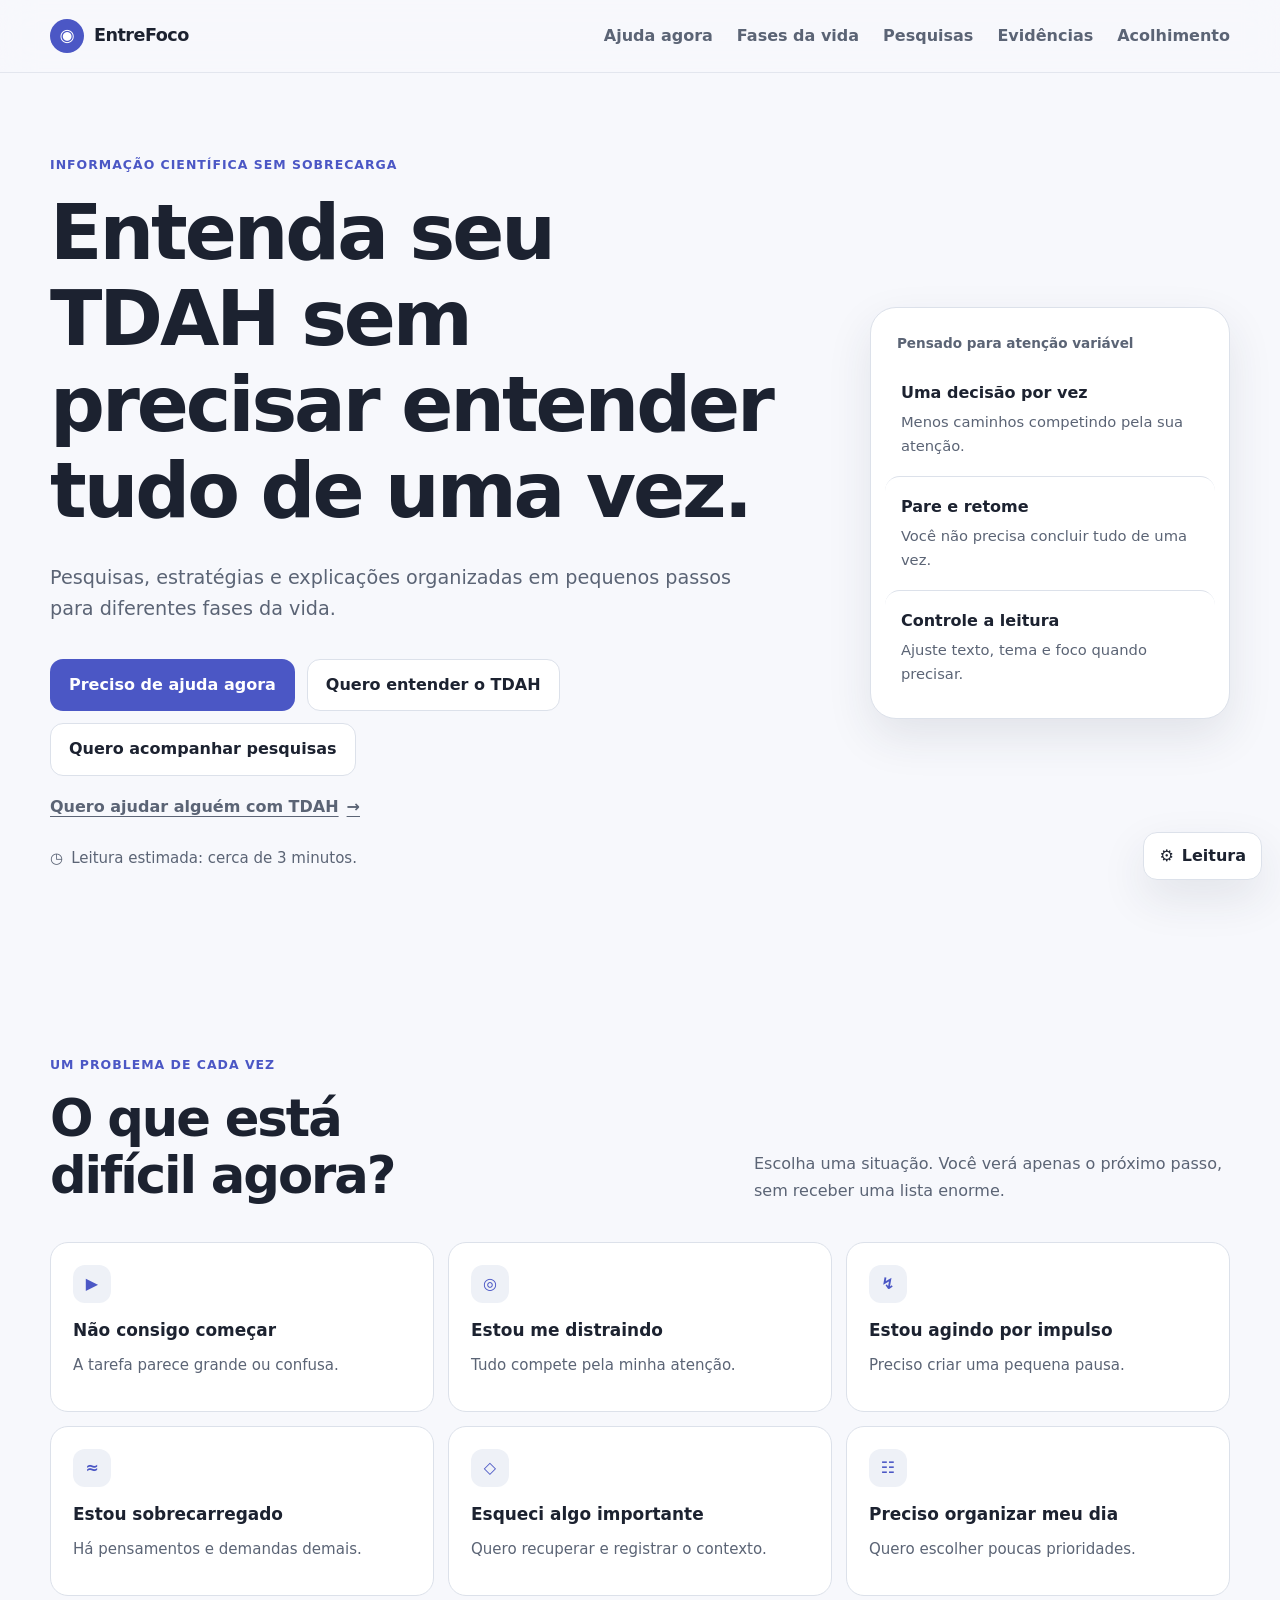
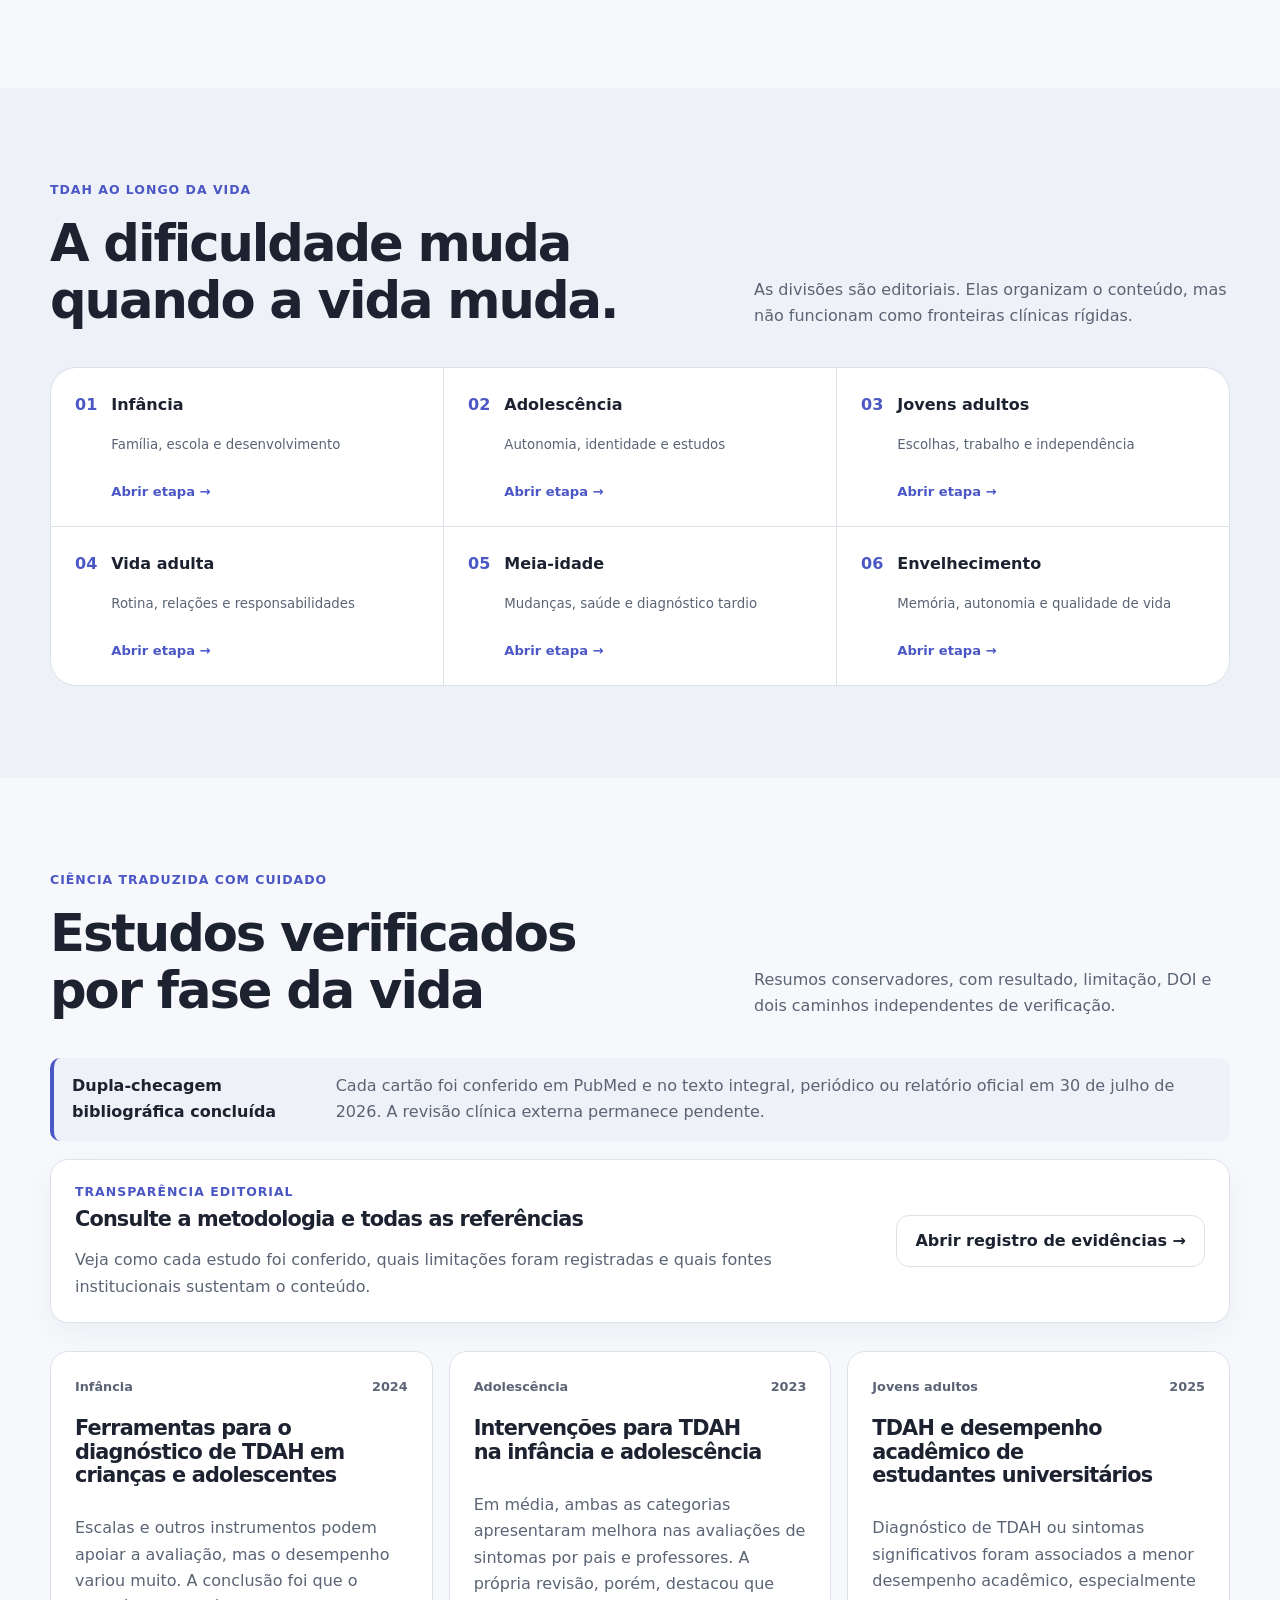
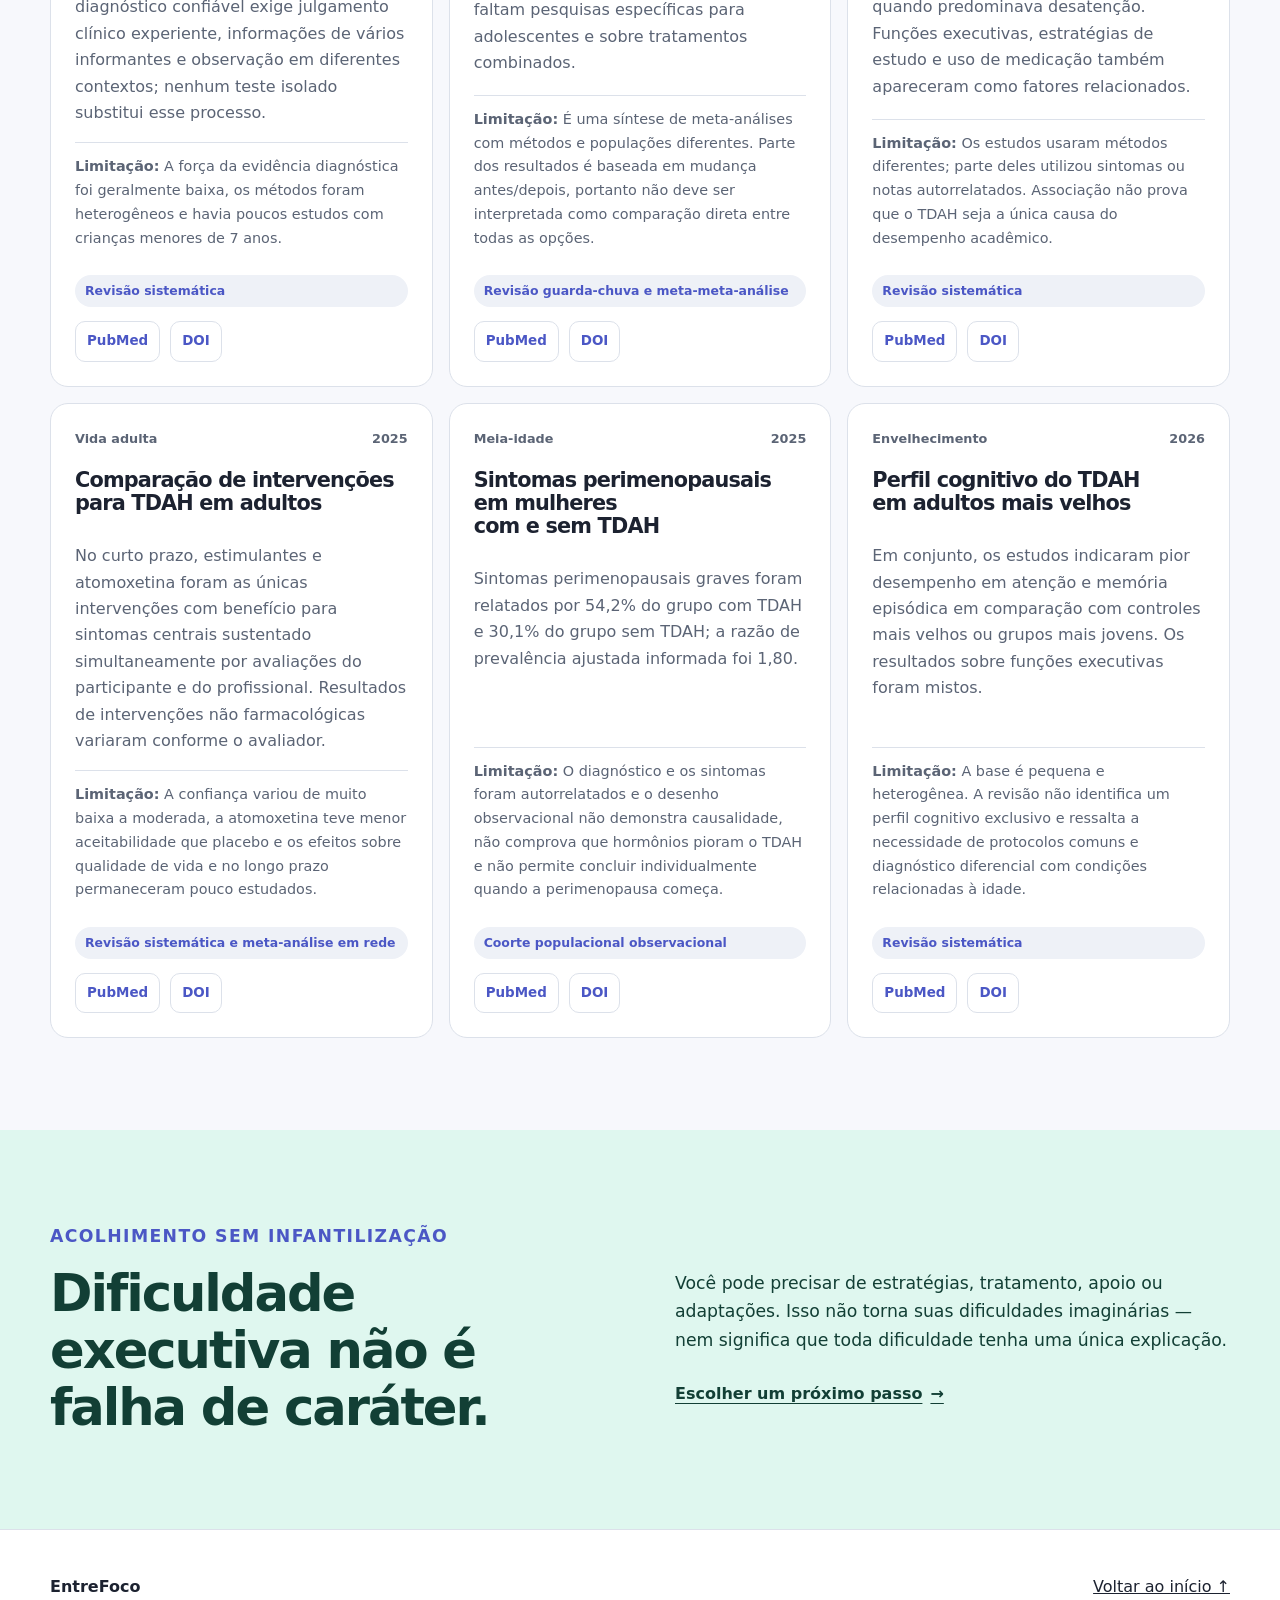
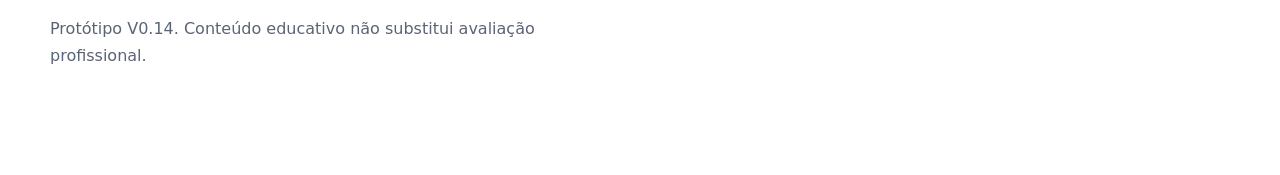
<file: index.html>
<!DOCTYPE html>

<html data-version="0.14" lang="pt-BR">
<head>
<meta charset="utf-8"/>
<meta content="width=device-width, initial-scale=1.0" name="viewport"/>
<meta content="Protótipo de um portal acessível e acolhedor sobre TDAH ao longo da vida." name="description"/>
<meta content="#f7f8fc" name="theme-color"/>
<title>EntreFoco — Entenda seu TDAH em pequenos passos</title>
<link href="styles.css?v=0.14" rel="stylesheet"/>
</head>
<body>
<div aria-label="Início da página" id="topo" tabindex="-1"></div>
<a class="skip-link" href="#conteudo">Pular para o conteúdo</a>
<header class="site-header" data-focus-dim="">
<div class="container header-inner">
<a aria-label="EntreFoco — página inicial" class="brand" href="#topo">
<span aria-hidden="true" class="brand-mark">◉</span>
<span>EntreFoco</span>
</a>
<nav aria-label="Navegação principal" class="main-nav"><a href="index.html#agora">Ajuda agora</a>
<a href="index.html#fases">Fases da vida</a>
<a href="index.html#pesquisas">Pesquisas</a>
<a href="evidencias.html">Evidências</a>
<a href="index.html#acolhimento">Acolhimento</a></nav>
<button aria-controls="mobileMenu" aria-expanded="false" aria-label="Abrir menu" class="icon-button" id="menuButton" type="button">
<span aria-hidden="true">☰</span>
</button>
</div>
<nav aria-label="Navegação móvel" class="mobile-menu" hidden="" id="mobileMenu"><a href="index.html#agora">Ajuda agora</a>
<a href="index.html#fases">Fases da vida</a>
<a href="index.html#pesquisas">Pesquisas</a>
<a href="evidencias.html">Evidências</a>
<a href="index.html#acolhimento">Acolhimento</a></nav>
</header>
<div class="focus-status" hidden="" id="focusStatus" role="status">
<span id="focusStatusText">Modo foco ativo: somente a estratégia atual está disponível.</span>
<button id="exitFocus" type="button">Sair do foco</button>
</div>
<div class="reading-tools">
<button aria-controls="readingToolsPanel" aria-expanded="false" class="reading-tools-toggle" id="readingToolsToggle" type="button">
<span aria-hidden="true">⚙</span>
<span>Leitura</span>
</button>
<aside aria-label="Ferramentas de leitura" class="reading-tools-panel" hidden="" id="readingToolsPanel">
<div class="tools-heading">
<strong>Ferramentas de leitura</strong>
<button aria-label="Fechar ferramentas de leitura" class="panel-close" id="closeReadingTools" type="button">×</button>
</div>
<button aria-pressed="false" disabled="" id="focusToggle" type="button">Modo foco</button>
<p class="tool-hint" id="focusHint">Abra uma estratégia para usar o Modo foco.</p>

<div class="speech-tools" id="speechTools">
  <strong class="speech-tools-title">Leitura em voz alta</strong>
  <div class="speech-actions" role="group" aria-label="Controles de leitura em voz alta">
    <button type="button" id="speechStart">Ouvir esta página</button>
    <button type="button" id="speechPause" aria-pressed="false" disabled>Pausar</button>
    <button type="button" id="speechStop" disabled>Parar</button>
  </div>
  <div class="speech-rate-row">
    <label for="speechRate">Velocidade</label>
    <select id="speechRate" aria-describedby="speechVoiceStatus">
      <option value="0.75">0,75×</option>
      <option value="1" selected>1×</option>
      <option value="1.25">1,25×</option>
      <option value="1.5">1,5×</option>
    </select>
  </div>
  <p class="tool-hint" id="speechVoiceStatus">A voz em português será selecionada automaticamente.</p>
  <p class="speech-status" id="speechStatus" role="status" aria-live="polite">Leitura parada.</p>
  <p class="tool-hint">Este apoio não substitui NVDA, VoiceOver, TalkBack ou outro leitor de tela.</p>
</div>
<div aria-label="Tamanho do texto" class="tool-group" role="group">
<button aria-label="Diminuir tamanho do texto" id="fontDecrease" type="button">A−</button>
<output aria-live="polite" id="fontScaleStatus">100%</output>
<button aria-label="Aumentar tamanho do texto" id="fontIncrease" type="button">A+</button>
</div>
<button aria-pressed="false" id="themeToggle" type="button">Tema escuro</button>
<button id="resetReading" type="button">Restaurar padrão</button>
</aside>
</div>
<main id="conteudo">
<section aria-labelledby="heroTitle" class="hero section-shell" data-focus-dim="">
<div class="container hero-grid">
<div class="hero-copy">
<p class="eyebrow">Informação científica sem sobrecarga</p>
<h1 id="heroTitle">Entenda seu TDAH sem precisar entender tudo de uma vez.</h1>
<p class="hero-summary">
            Pesquisas, estratégias e explicações organizadas em pequenos passos para diferentes fases da vida.
          </p>
<div aria-label="Ações principais" class="hero-actions">
<a class="button button-primary" href="#agora">Preciso de ajuda agora</a>
<a class="button button-secondary" href="#fases">Quero entender o TDAH</a>
<a class="button button-secondary" href="#pesquisas">Quero acompanhar pesquisas</a>
</div>
<a class="secondary-path" href="#acolhimento">Quero ajudar alguém com TDAH <span aria-hidden="true">→</span></a>
<div aria-label="Informação de leitura" class="reading-estimate">
<span aria-hidden="true">◷</span>
<span>Leitura estimada: cerca de 3 minutos.</span>
</div>
</div>
<aside aria-label="Como o portal facilita a leitura" class="hero-panel">
<p class="panel-label">Pensado para atenção variável</p>
<div class="panel-item"><strong>Uma decisão por vez</strong><span>Menos caminhos competindo pela sua atenção.</span></div>
<div class="panel-item"><strong>Pare e retome</strong><span>Você não precisa concluir tudo de uma vez.</span></div>
<div class="panel-item"><strong>Controle a leitura</strong><span>Ajuste texto, tema e foco quando precisar.</span></div>
</aside>
</div>
</section>
<section aria-labelledby="agoraTitle" class="section-shell" id="agora">
<div class="container">
<div class="section-heading" data-focus-dim="">
<div>
<p class="eyebrow">Um problema de cada vez</p>
<h2 id="agoraTitle">O que está difícil agora?</h2>
</div>
<p>Escolha uma situação. Você verá apenas o próximo passo, sem receber uma lista enorme.</p>
</div>
<ul aria-label="Dificuldades atuais" class="challenge-grid" data-focus-dim="">
<li>
<button aria-controls="actionPanel" aria-expanded="false" class="challenge-card" data-challenge="start" type="button">
<span aria-hidden="true" class="card-icon">▶</span>
<strong>Não consigo começar</strong>
<span>A tarefa parece grande ou confusa.</span>
</button>
</li>
<li>
<button aria-controls="actionPanel" aria-expanded="false" class="challenge-card" data-challenge="distraction" type="button">
<span aria-hidden="true" class="card-icon">◎</span>
<strong>Estou me distraindo</strong>
<span>Tudo compete pela minha atenção.</span>
</button>
</li>
<li>
<button aria-controls="actionPanel" aria-expanded="false" class="challenge-card" data-challenge="impulse" type="button">
<span aria-hidden="true" class="card-icon">↯</span>
<strong>Estou agindo por impulso</strong>
<span>Preciso criar uma pequena pausa.</span>
</button>
</li>
<li>
<button aria-controls="actionPanel" aria-expanded="false" class="challenge-card" data-challenge="overload" type="button">
<span aria-hidden="true" class="card-icon">≈</span>
<strong>Estou sobrecarregado</strong>
<span>Há pensamentos e demandas demais.</span>
</button>
</li>
<li>
<button aria-controls="actionPanel" aria-expanded="false" class="challenge-card" data-challenge="forgot" type="button">
<span aria-hidden="true" class="card-icon">◇</span>
<strong>Esqueci algo importante</strong>
<span>Quero recuperar e registrar o contexto.</span>
</button>
</li>
<li>
<button aria-controls="actionPanel" aria-expanded="false" class="challenge-card" data-challenge="plan" type="button">
<span aria-hidden="true" class="card-icon">☷</span>
<strong>Preciso organizar meu dia</strong>
<span>Quero escolher poucas prioridades.</span>
</button>
</li>
</ul>
<article aria-labelledby="actionTitle" class="action-panel" hidden="" id="actionPanel" tabindex="-1">
<button aria-label="Fechar estratégia" class="close-button" id="closeAction" type="button">×</button>
<p class="eyebrow">Próximo passo pequeno</p>
<h3 id="actionTitle"></h3>
<p id="actionText"></p>
<div aria-label="Informações da estratégia" class="strategy-meta">
<span id="actionDifficulty"></span>
<span id="actionTime"></span>
<span id="actionEffort"></span>
</div>
<details class="simplified-step">
<summary>Preciso de um passo ainda menor</summary>
<p id="actionSimplified"></p>
</details>
<p class="review-status" id="actionEvidence"></p>
<div class="micro-plan">
<button class="button button-primary" id="completeAction" type="button">Marcar como feito</button>
</div>
<p aria-live="polite" class="completion-message" hidden="" id="completionMessage" role="status">Feito. Não precisa aproveitar o impulso para resolver tudo agora.</p>
</article>
</div>
</section>
<section aria-labelledby="fasesTitle" class="section-shell section-muted" data-focus-dim="" id="fases">
<div class="container">
<div class="section-heading">
<div>
<p class="eyebrow">TDAH ao longo da vida</p>
<h2 id="fasesTitle">A dificuldade muda quando a vida muda.</h2>
</div>
<p>As divisões são editoriais. Elas organizam o conteúdo, mas não funcionam como fronteiras clínicas rígidas.</p>
</div>
<ul aria-label="Conteúdos por fase da vida" class="life-stage-list">
<li>
<a aria-label="Abrir conteúdo sobre TDAH na infância" class="life-stage-card" href="fases/infancia.html">
<span>01</span><strong>Infância</strong><small>Família, escola e desenvolvimento</small><em>Abrir etapa →</em>
</a>
</li>
<li>
<a aria-label="Abrir conteúdo sobre TDAH na adolescência" class="life-stage-card" href="fases/adolescencia.html">
<span>02</span><strong>Adolescência</strong><small>Autonomia, identidade e estudos</small><em>Abrir etapa →</em>
</a>
</li>
<li>
<a aria-label="Abrir conteúdo sobre TDAH em jovens adultos" class="life-stage-card" href="fases/jovens-adultos.html">
<span>03</span><strong>Jovens adultos</strong><small>Escolhas, trabalho e independência</small><em>Abrir etapa →</em>
</a>
</li>
<li>
<a aria-label="Abrir conteúdo sobre TDAH na vida adulta" class="life-stage-card" href="fases/vida-adulta.html">
<span>04</span><strong>Vida adulta</strong><small>Rotina, relações e responsabilidades</small><em>Abrir etapa →</em>
</a>
</li>
<li>
<a aria-label="Abrir conteúdo sobre TDAH na meia-idade" class="life-stage-card" href="fases/meia-idade.html">
<span>05</span><strong>Meia-idade</strong><small>Mudanças, saúde e diagnóstico tardio</small><em>Abrir etapa →</em>
</a>
</li>
<li>
<a aria-label="Abrir conteúdo sobre TDAH no envelhecimento" class="life-stage-card" href="fases/envelhecimento.html">
<span>06</span><strong>Envelhecimento</strong><small>Memória, autonomia e qualidade de vida</small><em>Abrir etapa →</em>
</a>
</li>
</ul>
</div>
</section>
<section aria-labelledby="pesquisasTitle" class="section-shell" data-focus-dim="" id="pesquisas">
<div class="container">
<div class="section-heading">
<div>
<p class="eyebrow">Ciência traduzida com cuidado</p>
<h2 id="pesquisasTitle">Estudos verificados por fase da vida</h2>
</div>
<p>Resumos conservadores, com resultado, limitação, DOI e dois caminhos independentes de verificação.</p>
</div>
<div class="notice" role="note">
<strong>Dupla-checagem bibliográfica concluída</strong>
<span>Cada cartão foi conferido em PubMed e no texto integral, periódico ou relatório oficial em 30 de julho de 2026. A revisão clínica externa permanece pendente.</span>
</div>
<aside aria-labelledby="registryCardTitle" class="evidence-registry-card">
<div>
<p class="eyebrow">Transparência editorial</p>
<h3 id="registryCardTitle">Consulte a metodologia e todas as referências</h3>
<p>Veja como cada estudo foi conferido, quais limitações foram registradas e quais fontes institucionais sustentam o conteúdo.</p>
</div>
<a class="button button-secondary" href="evidencias.html">Abrir registro de evidências →</a>
</aside>
<div class="research-grid"><article class="research-card verified-research-card">
<div class="research-meta"><span>Infância</span><span>2024</span></div>
<h3>Ferramentas para o diagnóstico de TDAH em crianças e adolescentes</h3>
<p>Escalas e outros instrumentos podem apoiar a avaliação, mas o desempenho variou muito. A conclusão foi que o diagnóstico confiável exige julgamento clínico experiente, informações de vários informantes e observação em diferentes contextos; nenhum teste isolado substitui esse processo.</p>
<p class="research-limitation"><strong>Limitação:</strong> A força da evidência diagnóstica foi geralmente baixa, os métodos foram heterogêneos e havia poucos estudos com crianças menores de 7 anos.</p>
<div class="evidence-tag">Revisão sistemática</div>
<div class="study-links compact-links"><a href="https://pubmed.ncbi.nlm.nih.gov/38523599/" rel="noopener noreferrer" target="_blank">PubMed</a><a href="https://doi.org/10.1542/peds.2024-065854" rel="noopener noreferrer" target="_blank">DOI</a></div>
</article><article class="research-card verified-research-card">
<div class="research-meta"><span>Adolescência</span><span>2023</span></div>
<h3>Intervenções para TDAH na infância e adolescência</h3>
<p>Em média, ambas as categorias apresentaram melhora nas avaliações de sintomas por pais e professores. A própria revisão, porém, destacou que faltam pesquisas específicas para adolescentes e sobre tratamentos combinados.</p>
<p class="research-limitation"><strong>Limitação:</strong> É uma síntese de meta-análises com métodos e populações diferentes. Parte dos resultados é baseada em mudança antes/depois, portanto não deve ser interpretada como comparação direta entre todas as opções.</p>
<div class="evidence-tag">Revisão guarda-chuva e meta-meta-análise</div>
<div class="study-links compact-links"><a href="https://pubmed.ncbi.nlm.nih.gov/37030086/" rel="noopener noreferrer" target="_blank">PubMed</a><a href="https://doi.org/10.1016/j.cpr.2023.102271" rel="noopener noreferrer" target="_blank">DOI</a></div>
</article><article class="research-card verified-research-card">
<div class="research-meta"><span>Jovens adultos</span><span>2025</span></div>
<h3>TDAH e desempenho acadêmico de estudantes universitários</h3>
<p>Diagnóstico de TDAH ou sintomas significativos foram associados a menor desempenho acadêmico, especialmente quando predominava desatenção. Funções executivas, estratégias de estudo e uso de medicação também apareceram como fatores relacionados.</p>
<p class="research-limitation"><strong>Limitação:</strong> Os estudos usaram métodos diferentes; parte deles utilizou sintomas ou notas autorrelatados. Associação não prova que o TDAH seja a única causa do desempenho acadêmico.</p>
<div class="evidence-tag">Revisão sistemática</div>
<div class="study-links compact-links"><a href="https://pubmed.ncbi.nlm.nih.gov/39668738/" rel="noopener noreferrer" target="_blank">PubMed</a><a href="https://doi.org/10.1177/10870547241306554" rel="noopener noreferrer" target="_blank">DOI</a></div>
</article><article class="research-card verified-research-card">
<div class="research-meta"><span>Vida adulta</span><span>2025</span></div>
<h3>Comparação de intervenções para TDAH em adultos</h3>
<p>No curto prazo, estimulantes e atomoxetina foram as únicas intervenções com benefício para sintomas centrais sustentado simultaneamente por avaliações do participante e do profissional. Resultados de intervenções não farmacológicas variaram conforme o avaliador.</p>
<p class="research-limitation"><strong>Limitação:</strong> A confiança variou de muito baixa a moderada, a atomoxetina teve menor aceitabilidade que placebo e os efeitos sobre qualidade de vida e no longo prazo permaneceram pouco estudados.</p>
<div class="evidence-tag">Revisão sistemática e meta-análise em rede</div>
<div class="study-links compact-links"><a href="https://pubmed.ncbi.nlm.nih.gov/39701638/" rel="noopener noreferrer" target="_blank">PubMed</a><a href="https://doi.org/10.1016/S2215-0366(24)00360-2" rel="noopener noreferrer" target="_blank">DOI</a></div>
</article><article class="research-card verified-research-card">
<div class="research-meta"><span>Meia-idade</span><span>2025</span></div>
<h3>Sintomas perimenopausais em mulheres com e sem TDAH</h3>
<p>Sintomas perimenopausais graves foram relatados por 54,2% do grupo com TDAH e 30,1% do grupo sem TDAH; a razão de prevalência ajustada informada foi 1,80.</p>
<p class="research-limitation"><strong>Limitação:</strong> O diagnóstico e os sintomas foram autorrelatados e o desenho observacional não demonstra causalidade, não comprova que hormônios pioram o TDAH e não permite concluir individualmente quando a perimenopausa começa.</p>
<div class="evidence-tag">Coorte populacional observacional</div>
<div class="study-links compact-links"><a href="https://pubmed.ncbi.nlm.nih.gov/40903825/" rel="noopener noreferrer" target="_blank">PubMed</a><a href="https://doi.org/10.1192/j.eurpsy.2025.10101" rel="noopener noreferrer" target="_blank">DOI</a></div>
</article><article class="research-card verified-research-card">
<div class="research-meta"><span>Envelhecimento</span><span>2026</span></div>
<h3>Perfil cognitivo do TDAH em adultos mais velhos</h3>
<p>Em conjunto, os estudos indicaram pior desempenho em atenção e memória episódica em comparação com controles mais velhos ou grupos mais jovens. Os resultados sobre funções executivas foram mistos.</p>
<p class="research-limitation"><strong>Limitação:</strong> A base é pequena e heterogênea. A revisão não identifica um perfil cognitivo exclusivo e ressalta a necessidade de protocolos comuns e diagnóstico diferencial com condições relacionadas à idade.</p>
<div class="evidence-tag">Revisão sistemática</div>
<div class="study-links compact-links"><a href="https://pubmed.ncbi.nlm.nih.gov/41146423/" rel="noopener noreferrer" target="_blank">PubMed</a><a href="https://doi.org/10.1177/10870547251385758" rel="noopener noreferrer" target="_blank">DOI</a></div>
</article></div>
</div>
</section>
<section aria-labelledby="acolhimentoTitle" class="section-shell section-accent" data-focus-dim="" id="acolhimento">
<div class="container support-grid">
<div>
<p class="eyebrow">Acolhimento sem infantilização</p>
<h2 id="acolhimentoTitle">Dificuldade executiva não é falha de caráter.</h2>
</div>
<div>
<p>Você pode precisar de estratégias, tratamento, apoio ou adaptações. Isso não torna suas dificuldades imaginárias — nem significa que toda dificuldade tenha uma única explicação.</p>
<a class="text-link" href="#agora">Escolher um próximo passo <span aria-hidden="true">→</span></a>
</div>
</div>
</section>
</main>
<footer class="site-footer" data-focus-dim="">
<div class="container footer-grid">
<div>
<strong>EntreFoco</strong>
<p>Protótipo V0.14. Conteúdo educativo não substitui avaliação profissional.</p>
</div>
<a href="#topo">Voltar ao início ↑</a>
</div>
</footer>
<div aria-hidden="true" class="progress-bar"><span id="readingProgress"></span></div>
<script src="app.js?v=0.14"></script>
</body>
</html>
</file>
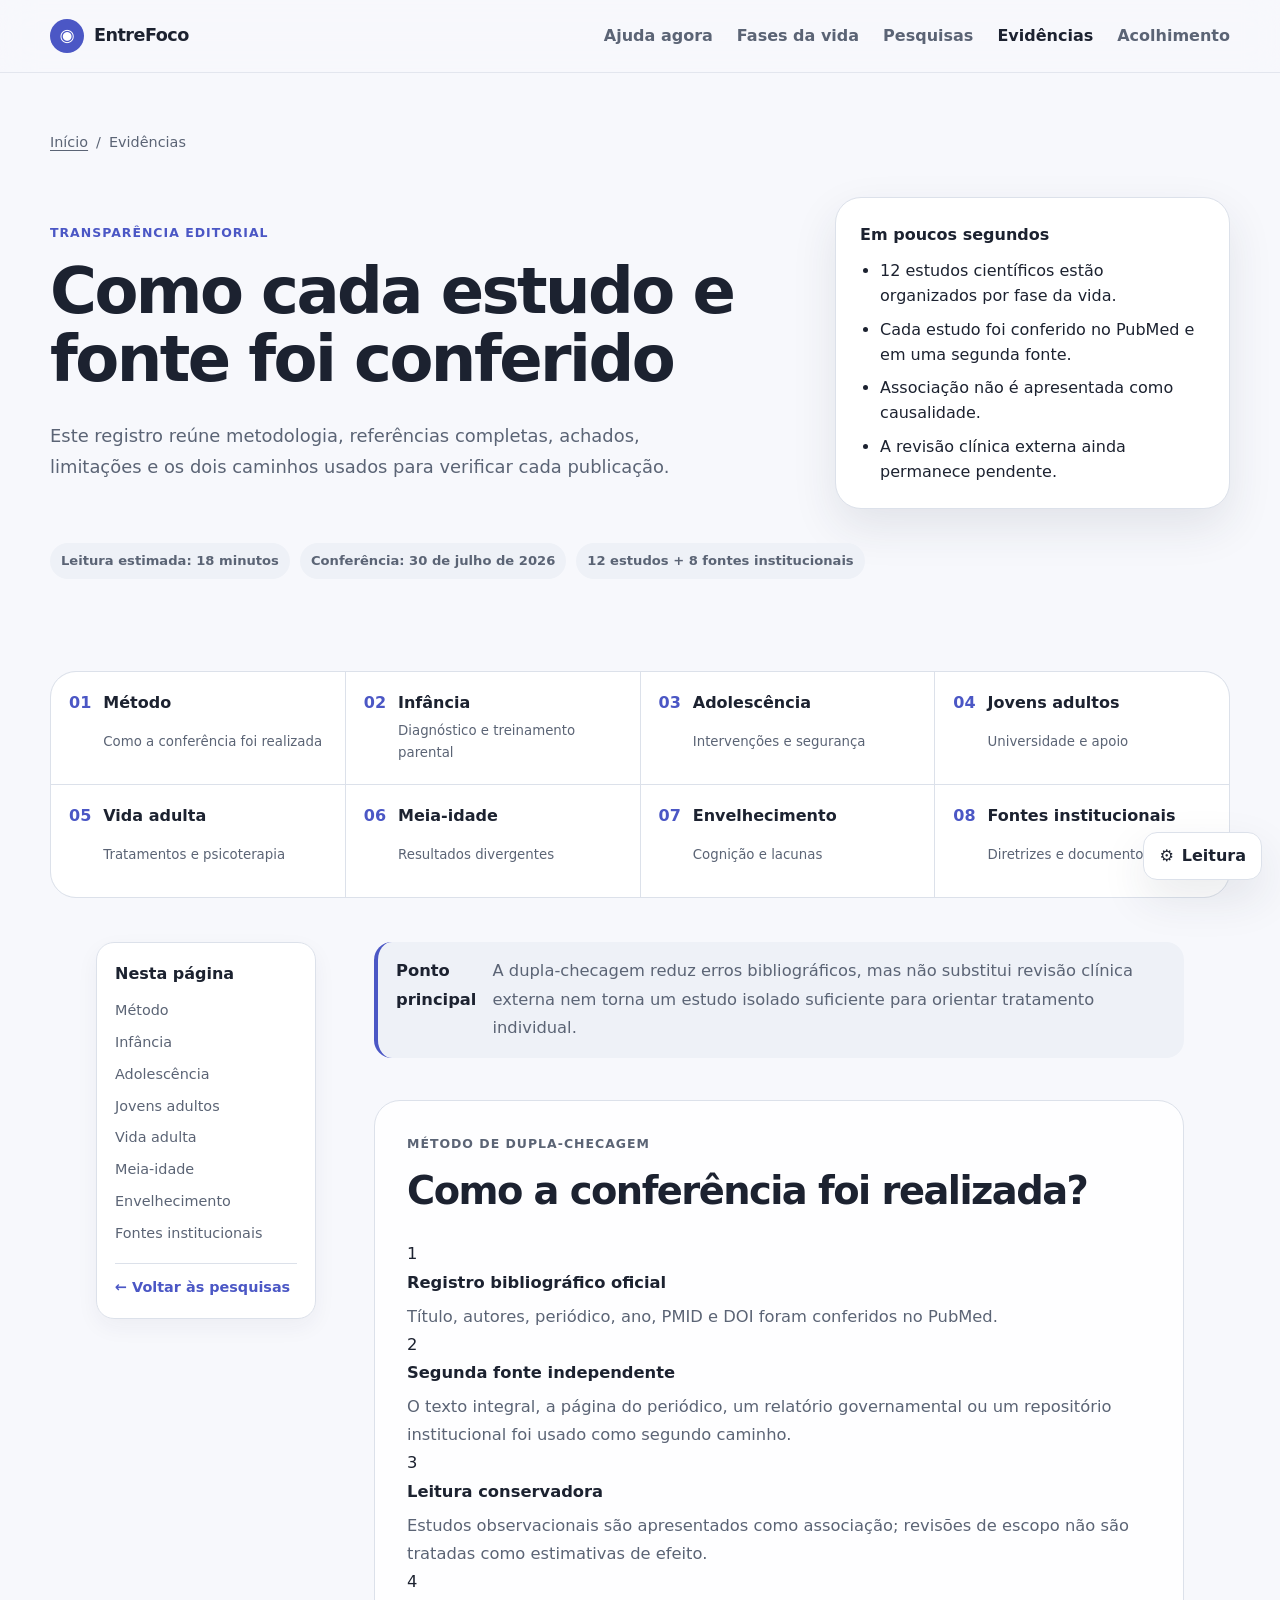
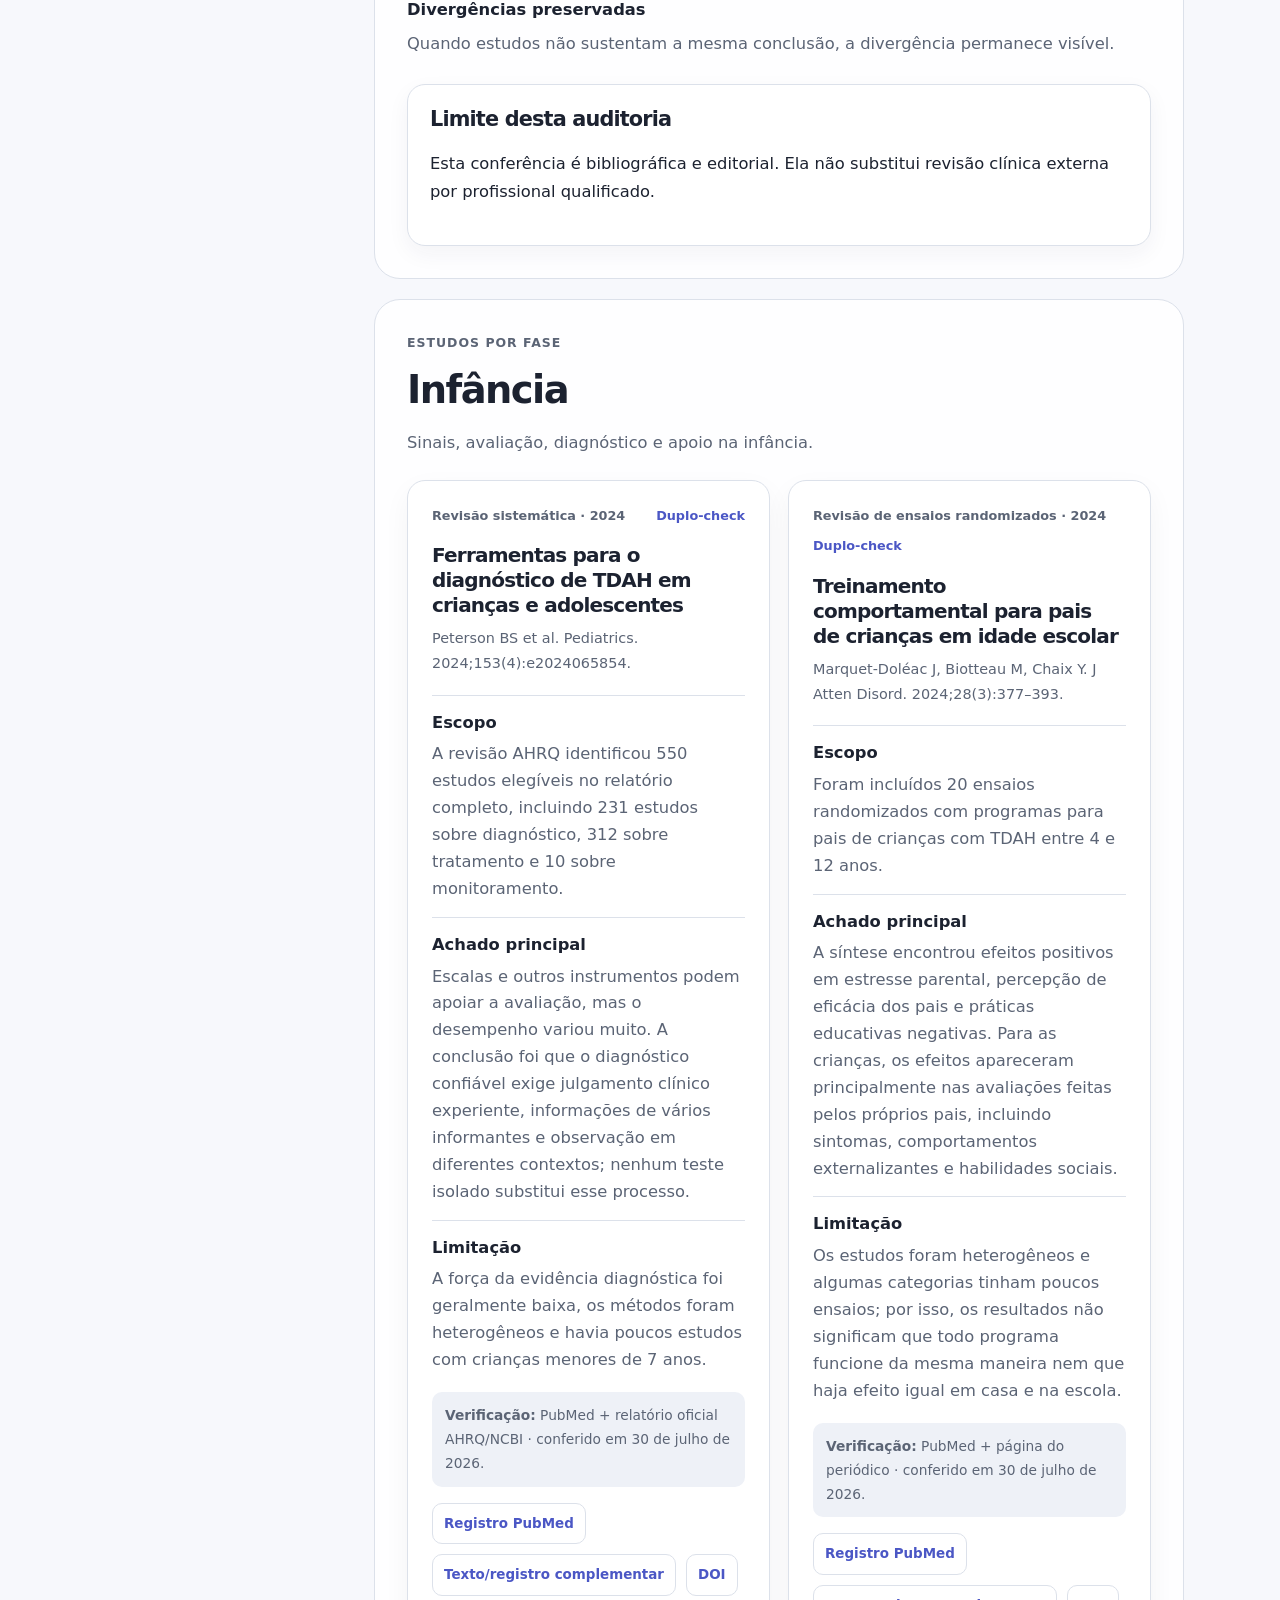
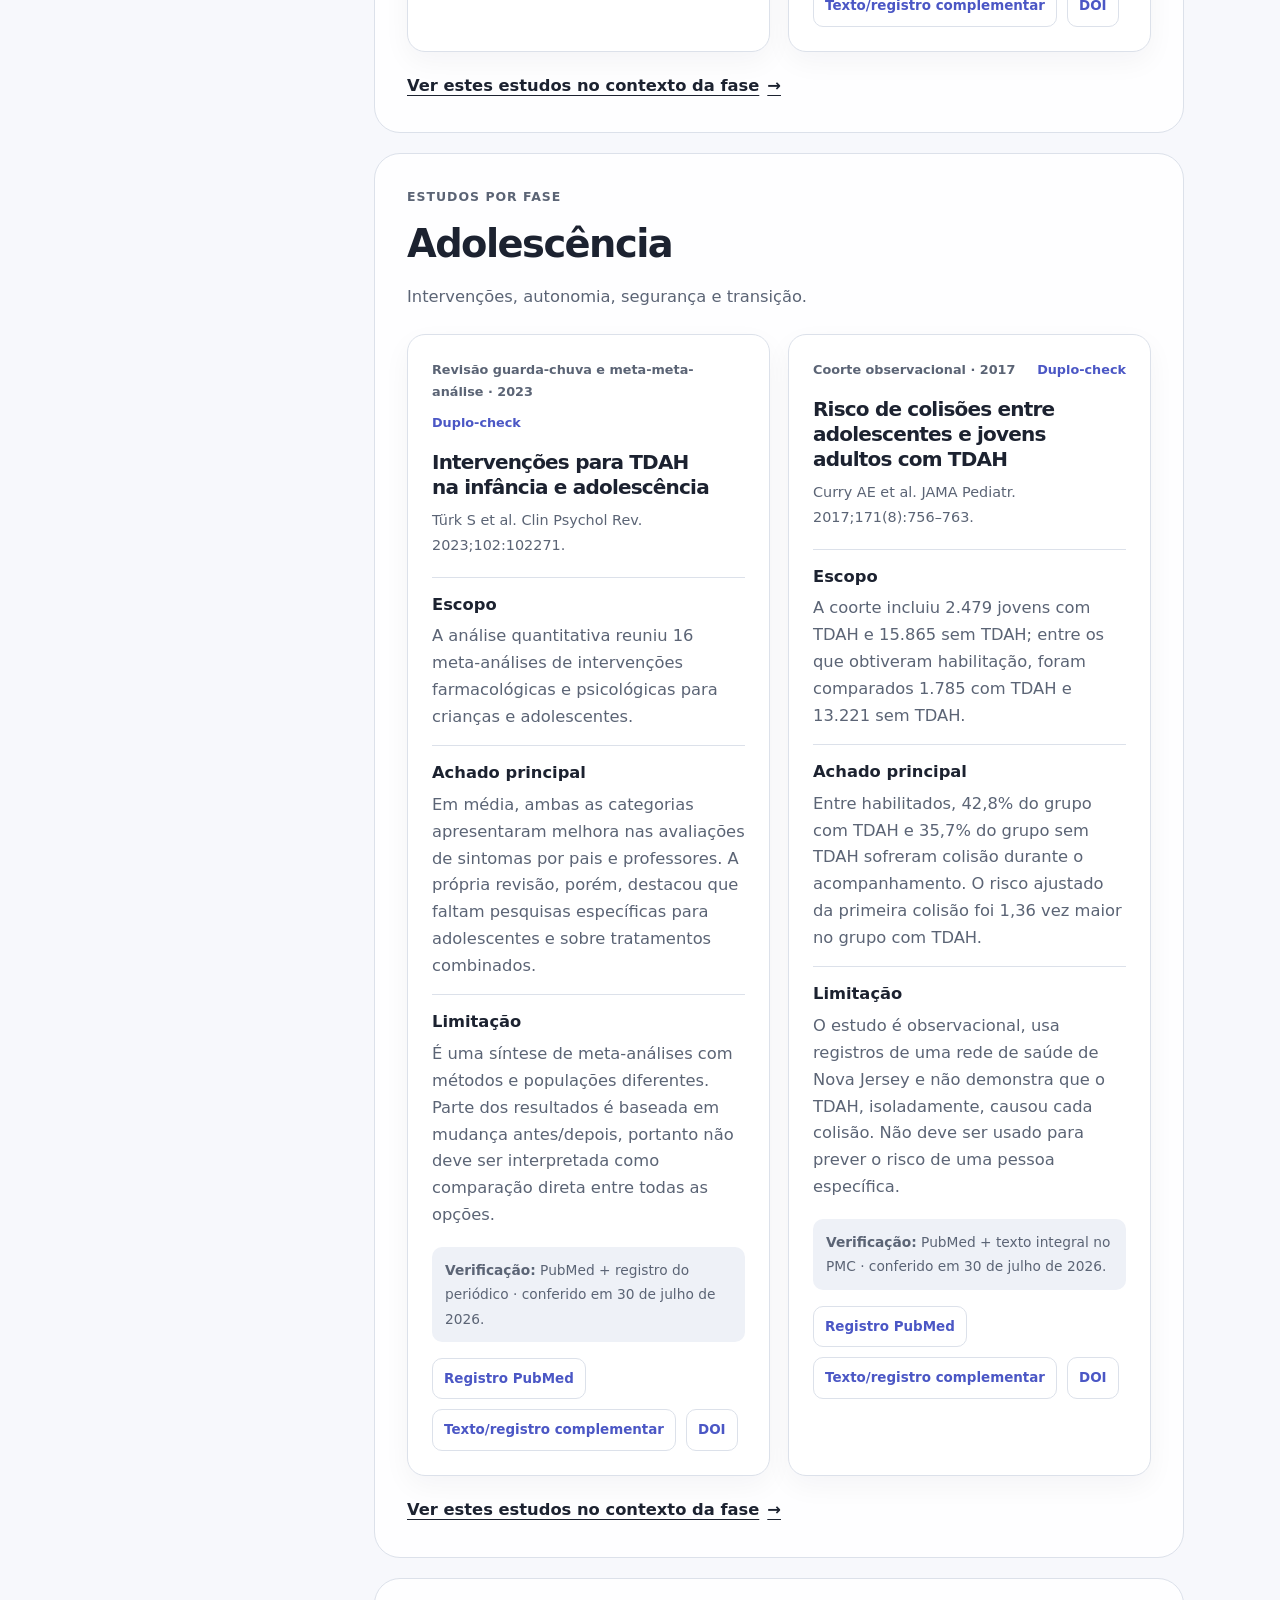
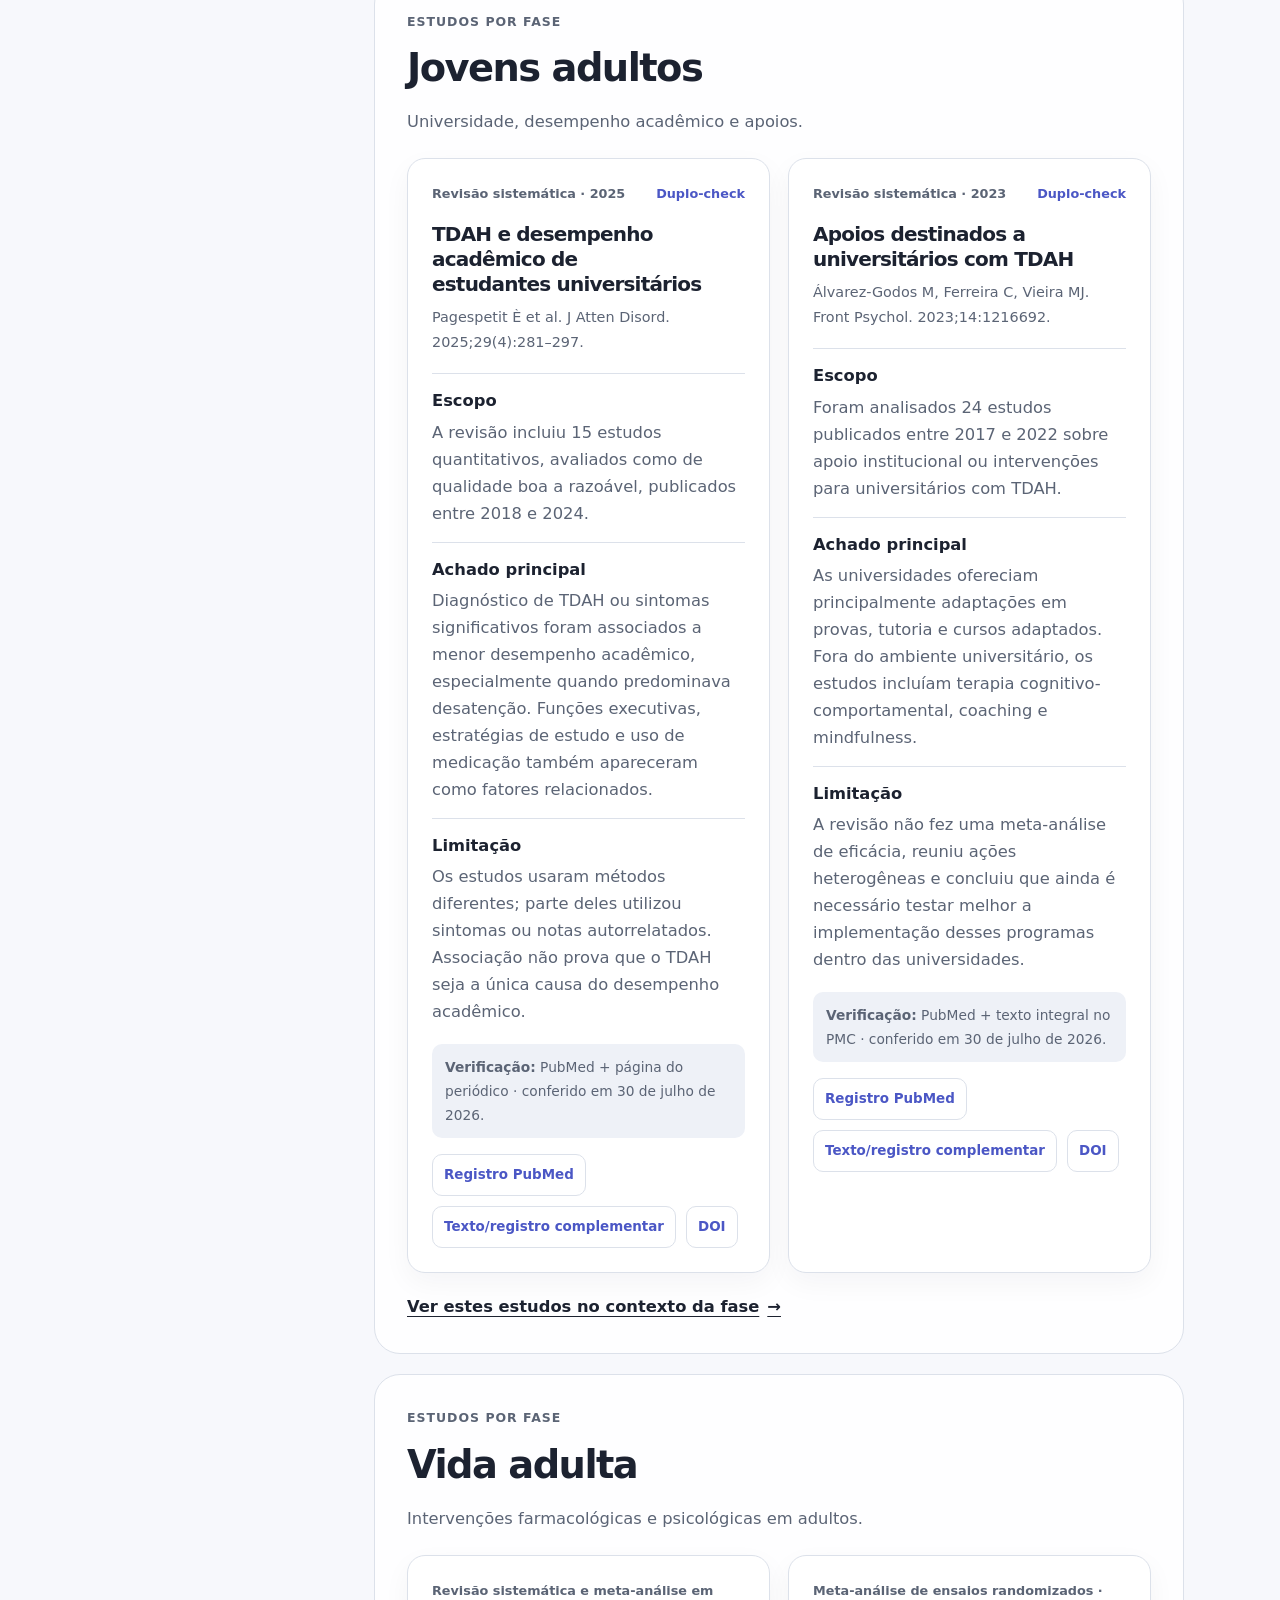
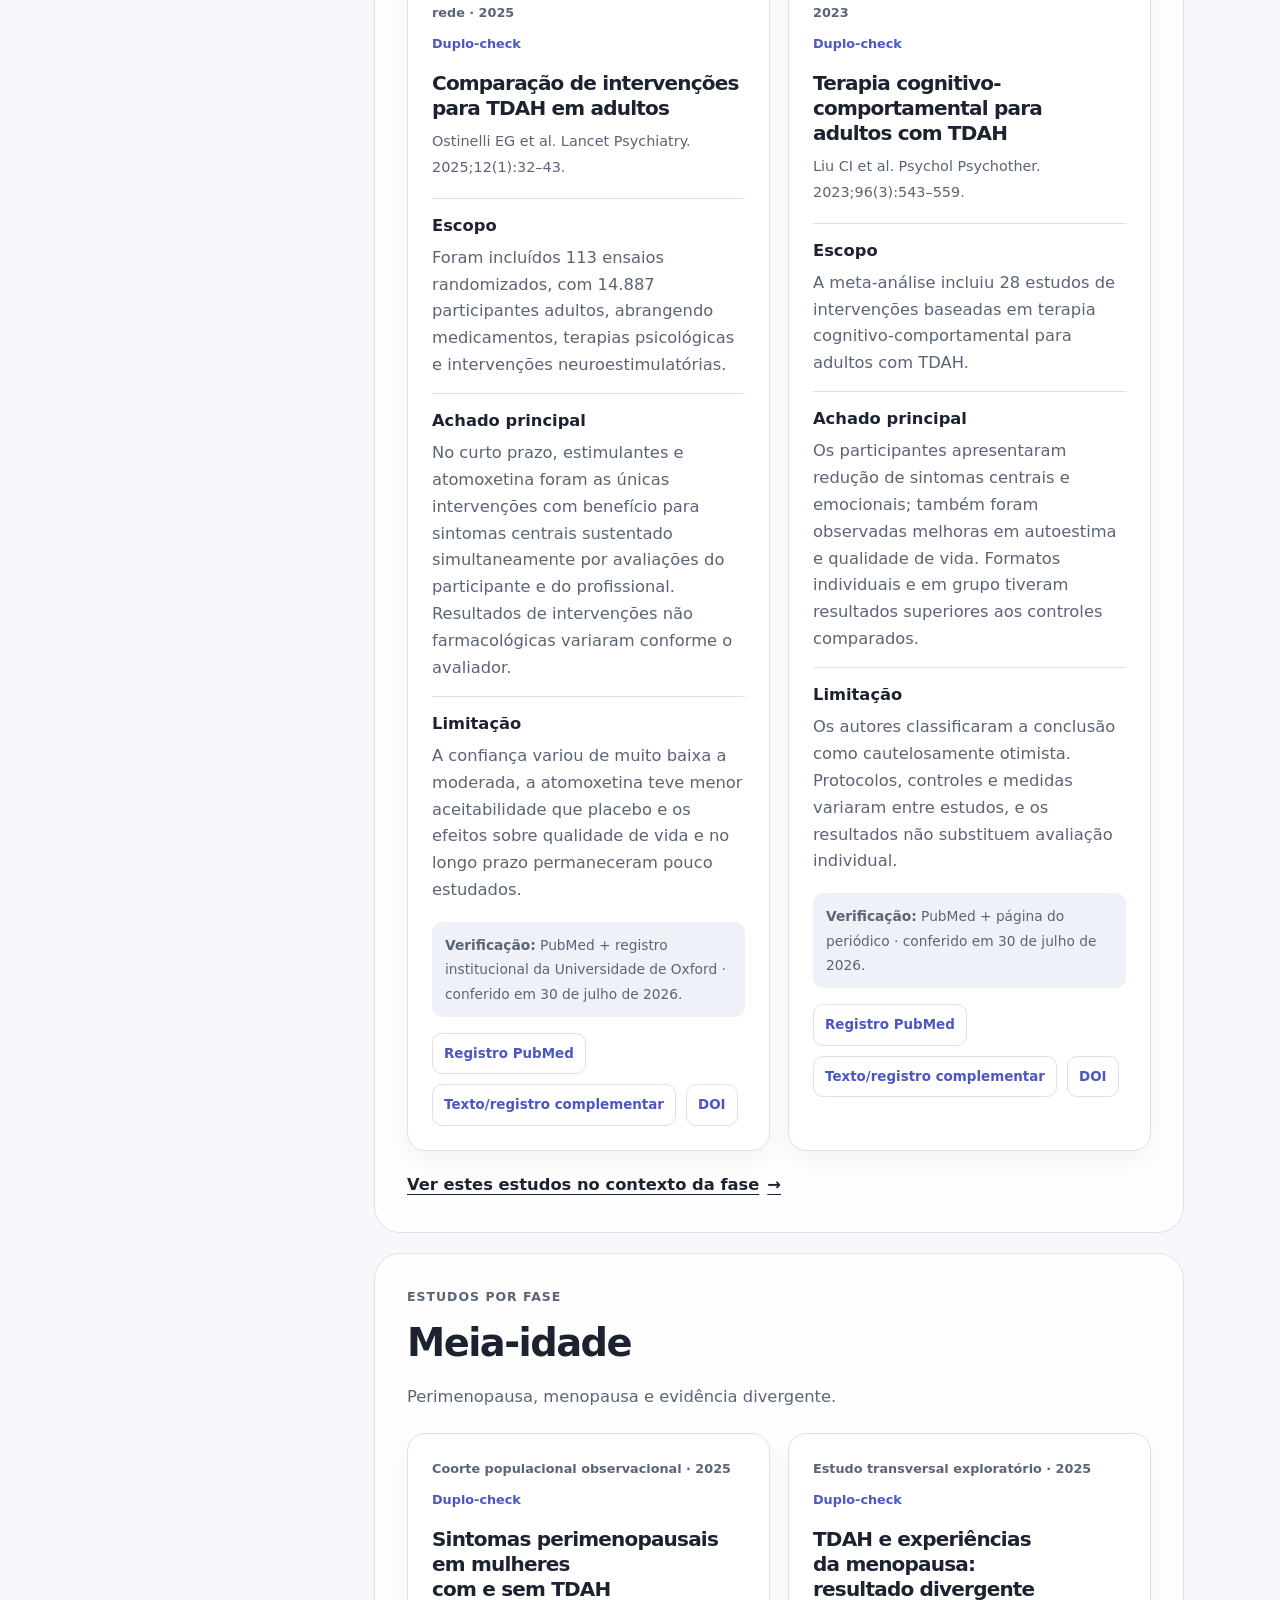
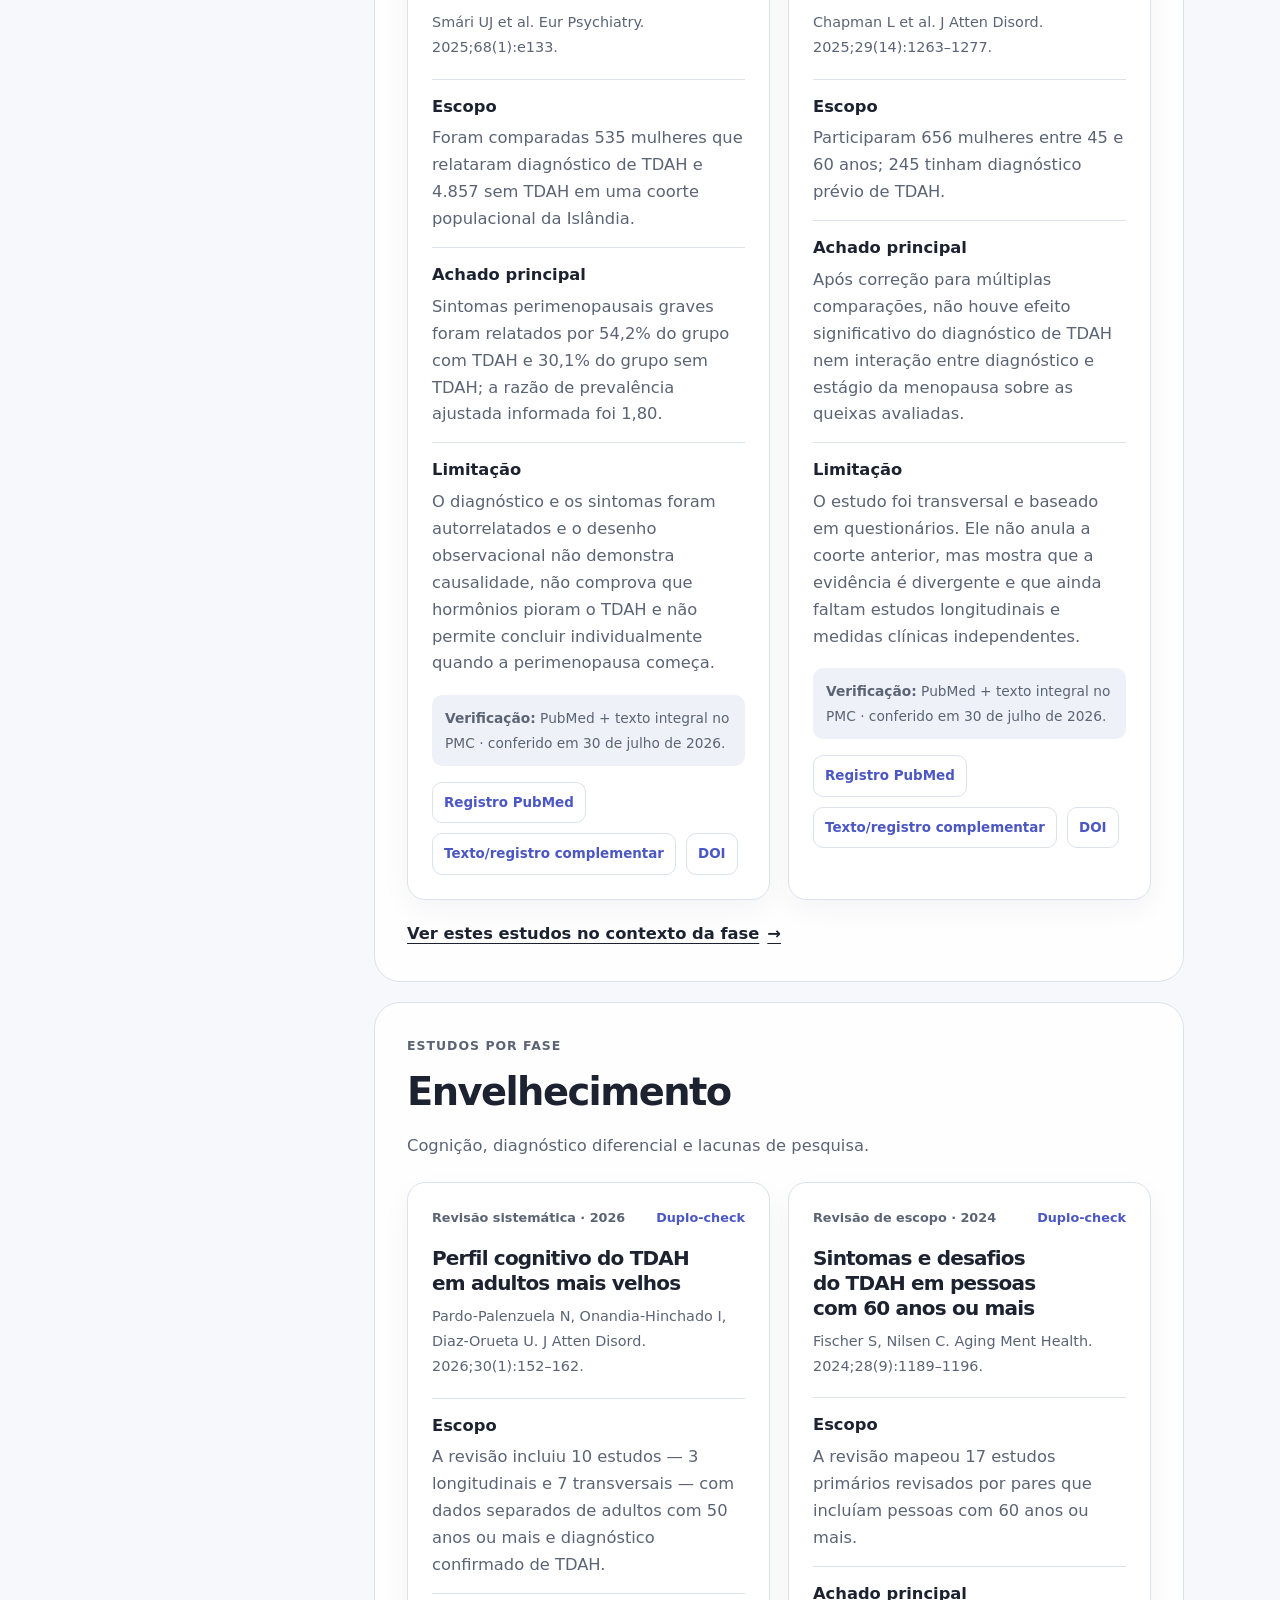
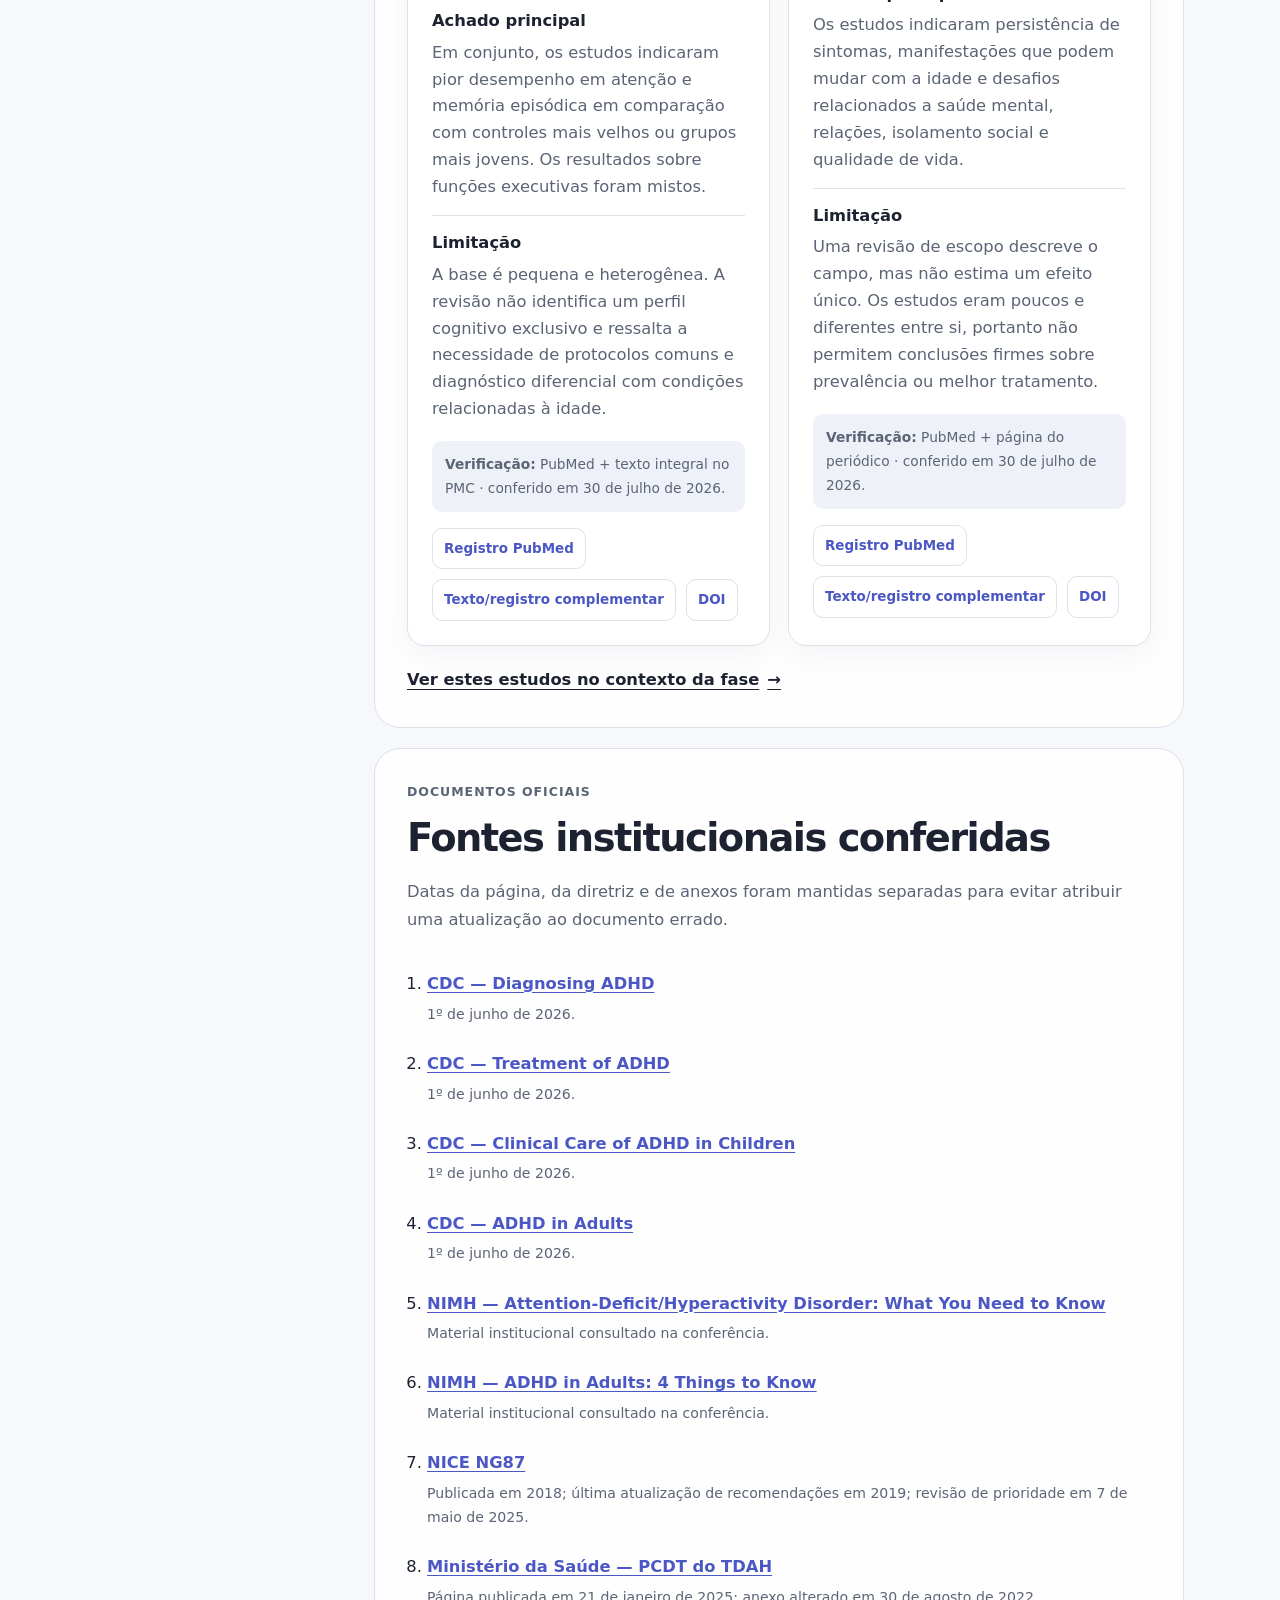
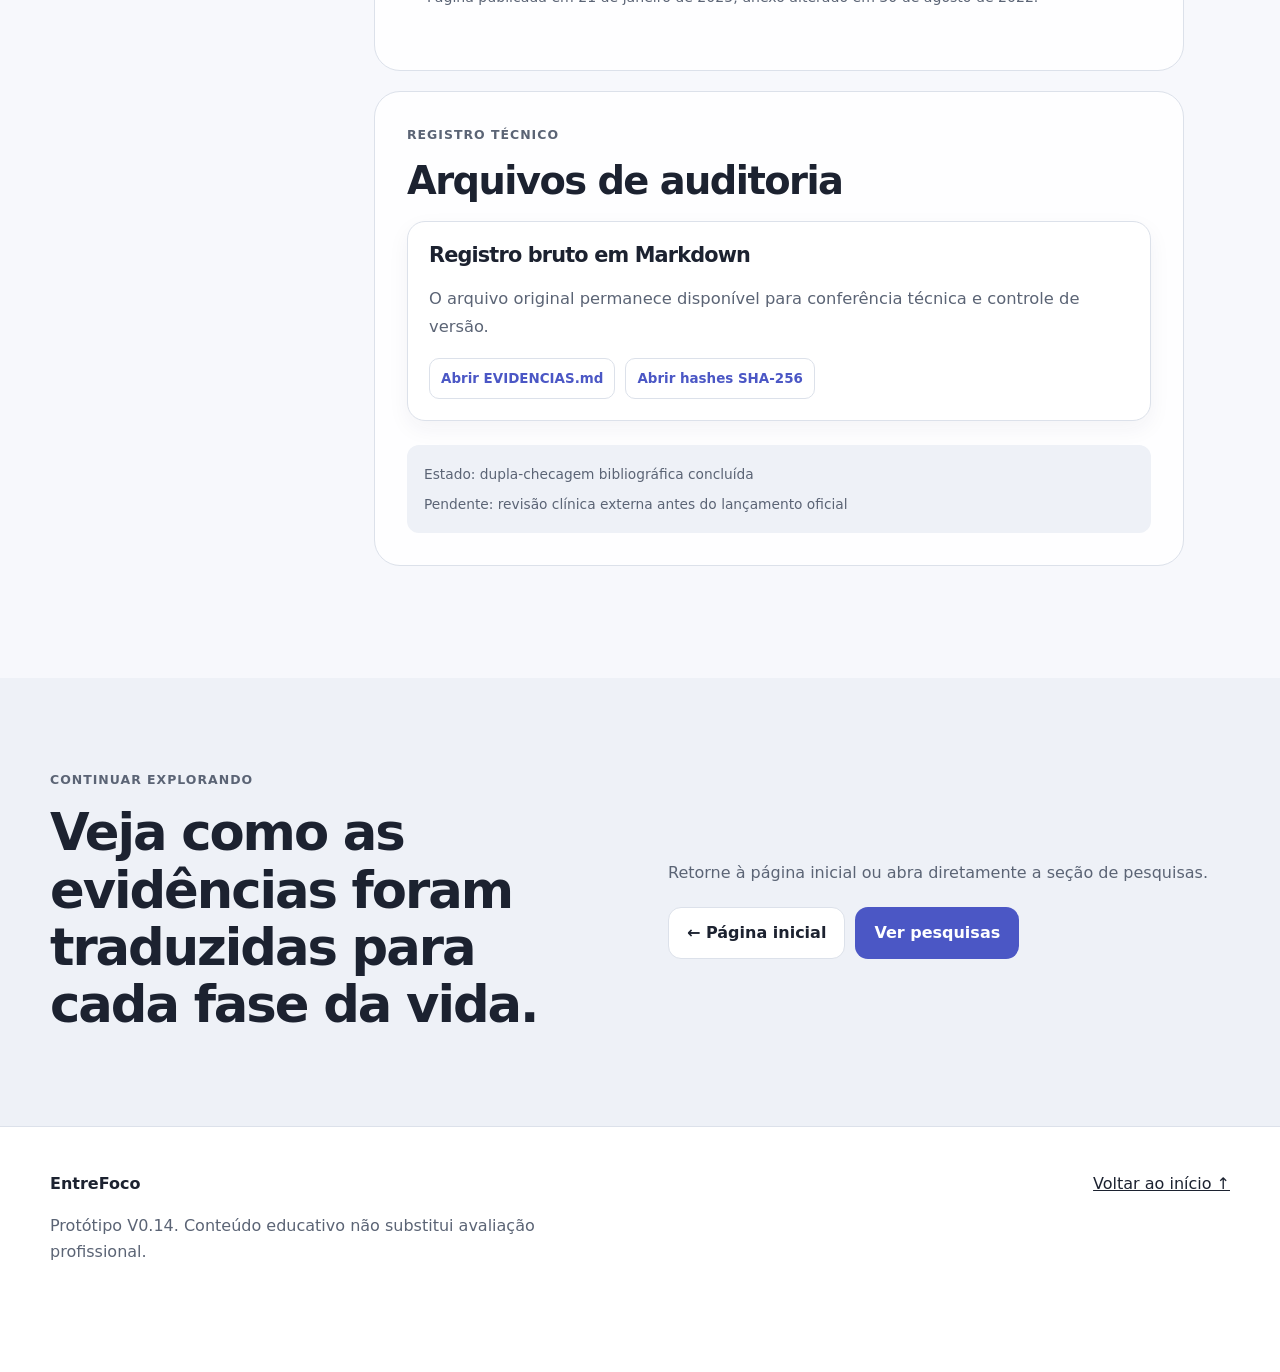
<file: evidencias.html>
<!DOCTYPE html>
<html lang="pt-BR" data-version="0.14">
<head>
  <meta charset="utf-8">
  <meta name="viewport" content="width=device-width, initial-scale=1.0">
  <meta name="description" content="Metodologia, referências completas, limitações e registro de dupla-checagem dos estudos usados pelo EntreFoco.">
  <meta name="theme-color" content="#f7f8fc">
  <title>Registro de evidências — EntreFoco</title>
  <link rel="stylesheet" href="styles.css?v=0.14">
</head>
<body class="article-page evidence-page">
  <div id="topo" tabindex="-1" aria-label="Início da página"></div>
  <a class="skip-link" href="#conteudo">Pular para o conteúdo</a>
  <header class="site-header" data-focus-dim>
    <div class="container header-inner">
      <a class="brand" href="index.html" aria-label="EntreFoco — voltar à página inicial"><span class="brand-mark" aria-hidden="true">◉</span><span>EntreFoco</span></a>
      <nav class="main-nav" aria-label="Navegação principal"><a href="index.html#agora">Ajuda agora</a>
<a href="index.html#fases">Fases da vida</a>
<a href="index.html#pesquisas">Pesquisas</a>
<a href="evidencias.html" aria-current="page">Evidências</a>
<a href="index.html#acolhimento">Acolhimento</a></nav>
      <button class="icon-button" id="menuButton" type="button" aria-expanded="false" aria-controls="mobileMenu" aria-label="Abrir menu"><span aria-hidden="true">☰</span></button>
    </div>
    <nav class="mobile-menu" id="mobileMenu" aria-label="Navegação móvel" hidden><a href="index.html#agora">Ajuda agora</a>
<a href="index.html#fases">Fases da vida</a>
<a href="index.html#pesquisas">Pesquisas</a>
<a href="evidencias.html" aria-current="page">Evidências</a>
<a href="index.html#acolhimento">Acolhimento</a></nav>
  </header>

  <div class="focus-status" id="focusStatus" role="status" hidden><span id="focusStatusText">Modo foco ativo: registro em destaque.</span><button id="exitFocus" type="button">Sair do foco</button></div>
  <div class="reading-tools">
    <button class="reading-tools-toggle" type="button" id="readingToolsToggle" aria-expanded="false" aria-controls="readingToolsPanel"><span aria-hidden="true">⚙</span><span>Leitura</span></button>
    <aside class="reading-tools-panel" id="readingToolsPanel" aria-label="Ferramentas de leitura" hidden>
      <div class="tools-heading"><strong>Ferramentas de leitura</strong><button class="panel-close" type="button" id="closeReadingTools" aria-label="Fechar ferramentas de leitura">×</button></div>
      <button type="button" id="focusToggle" aria-pressed="false">Modo foco</button>
      <p class="tool-hint" id="focusHint">Destaca o registro e reduz os elementos ao redor.</p>

<div class="speech-tools" id="speechTools">
  <strong class="speech-tools-title">Leitura em voz alta</strong>
  <div class="speech-actions" role="group" aria-label="Controles de leitura em voz alta">
    <button type="button" id="speechStart">Ouvir esta página</button>
    <button type="button" id="speechPause" aria-pressed="false" disabled>Pausar</button>
    <button type="button" id="speechStop" disabled>Parar</button>
  </div>
  <div class="speech-rate-row">
    <label for="speechRate">Velocidade</label>
    <select id="speechRate" aria-describedby="speechVoiceStatus">
      <option value="0.75">0,75×</option>
      <option value="1" selected>1×</option>
      <option value="1.25">1,25×</option>
      <option value="1.5">1,5×</option>
    </select>
  </div>
  <p class="tool-hint" id="speechVoiceStatus">A voz em português será selecionada automaticamente.</p>
  <p class="speech-status" id="speechStatus" role="status" aria-live="polite">Leitura parada.</p>
  <p class="tool-hint">Este apoio não substitui NVDA, VoiceOver, TalkBack ou outro leitor de tela.</p>
</div>
      <div class="tool-group" role="group" aria-label="Tamanho do texto"><button type="button" id="fontDecrease" aria-label="Diminuir tamanho do texto">A−</button><output id="fontScaleStatus" aria-live="polite">100%</output><button type="button" id="fontIncrease" aria-label="Aumentar tamanho do texto">A+</button></div>
      <button type="button" id="themeToggle" aria-pressed="false">Tema escuro</button>
      <button type="button" id="resetReading">Restaurar padrão</button>
    </aside>
  </div>

  <main id="conteudo">
    <section class="article-hero section-shell" data-focus-dim aria-labelledby="pageTitle">
      <div class="container">
        <nav class="breadcrumb" aria-label="Caminho da página"><a href="index.html">Início</a><span aria-hidden="true">/</span><span aria-current="page">Evidências</span></nav>
        <div class="article-hero-grid">
          <div>
            <p class="eyebrow">Transparência editorial</p>
            <h1 id="pageTitle">Como cada estudo e fonte foi conferido</h1>
            <p class="hero-summary">Este registro reúne metodologia, referências completas, achados, limitações e os dois caminhos usados para verificar cada publicação.</p>
          </div>
          <aside class="article-summary-card" aria-label="Resumo desta página">
            <strong>Em poucos segundos</strong>
            <ul>
              <li>12 estudos científicos estão organizados por fase da vida.</li>
              <li>Cada estudo foi conferido no PubMed e em uma segunda fonte.</li>
              <li>Associação não é apresentada como causalidade.</li>
              <li>A revisão clínica externa ainda permanece pendente.</li>
            </ul>
          </aside>
        </div>
        <div class="article-meta" aria-label="Informações editoriais"><span>Leitura estimada: 18 minutos</span><span>Conferência: 30 de julho de 2026</span><span>12 estudos + 8 fontes institucionais</span></div>
      </div>
    </section>

    <section class="article-jump-section" data-focus-dim aria-labelledby="jumpTitle"><div class="container"><h2 class="sr-only" id="jumpTitle">Ir diretamente a uma parte da página</h2><nav class="article-jump-grid evidence-jump-grid" aria-label="Nesta página"><a href="#metodo"><span>01</span><strong>Método</strong><small>Como a conferência foi realizada</small></a><a href="#infancia"><span>02</span><strong>Infância</strong><small>Diagnóstico e treinamento parental</small></a><a href="#adolescencia"><span>03</span><strong>Adolescência</strong><small>Intervenções e segurança</small></a><a href="#jovens-adultos"><span>04</span><strong>Jovens adultos</strong><small>Universidade e apoio</small></a><a href="#vida-adulta"><span>05</span><strong>Vida adulta</strong><small>Tratamentos e psicoterapia</small></a><a href="#meia-idade"><span>06</span><strong>Meia-idade</strong><small>Resultados divergentes</small></a><a href="#envelhecimento"><span>07</span><strong>Envelhecimento</strong><small>Cognição e lacunas</small></a><a href="#institucionais"><span>08</span><strong>Fontes institucionais</strong><small>Diretrizes e documentos oficiais</small></a></nav></div></section>

    <div class="container article-layout">
      <aside class="article-toc" data-focus-dim aria-label="Sumário do registro"><strong>Nesta página</strong><a href="#metodo">Método</a><a href="#infancia">Infância</a><a href="#adolescencia">Adolescência</a><a href="#jovens-adultos">Jovens adultos</a><a href="#vida-adulta">Vida adulta</a><a href="#meia-idade">Meia-idade</a><a href="#envelhecimento">Envelhecimento</a><a href="#institucionais">Fontes institucionais</a><a class="back-link" href="index.html#pesquisas">← Voltar às pesquisas</a></aside>
      <article class="article-content" data-focus-content tabindex="-1">
        <div class="notice article-notice" role="note"><strong>Ponto principal</strong><span>A dupla-checagem reduz erros bibliográficos, mas não substitui revisão clínica externa nem torna um estudo isolado suficiente para orientar tratamento individual.</span></div>

        <section class="content-section" id="metodo">
          <p class="eyebrow">Método de dupla-checagem</p>
          <h2>Como a conferência foi realizada?</h2>
          <div class="process-list">
            <div><span>1</span><div><strong>Registro bibliográfico oficial</strong><p>Título, autores, periódico, ano, PMID e DOI foram conferidos no PubMed.</p></div></div>
            <div><span>2</span><div><strong>Segunda fonte independente</strong><p>O texto integral, a página do periódico, um relatório governamental ou um repositório institucional foi usado como segundo caminho.</p></div></div>
            <div><span>3</span><div><strong>Leitura conservadora</strong><p>Estudos observacionais são apresentados como associação; revisões de escopo não são tratadas como estimativas de efeito.</p></div></div>
            <div><span>4</span><div><strong>Divergências preservadas</strong><p>Quando estudos não sustentam a mesma conclusão, a divergência permanece visível.</p></div></div>
          </div>
          <div class="criteria-box"><h3>Limite desta auditoria</h3><p>Esta conferência é bibliográfica e editorial. Ela não substitui revisão clínica externa por profissional qualificado.</p></div>
        </section>

        
<section class="content-section studies-section" id="infancia">
  <p class="eyebrow">Estudos por fase</p>
  <h2>Infância</h2>
  <p>Sinais, avaliação, diagnóstico e apoio na infância.</p>
  <div class="study-grid"><article class="study-card">
<div class="study-meta"><span>Revisão sistemática · 2024</span><span class="verification-badge">Duplo-check</span></div>
<h3>Ferramentas para o diagnóstico de TDAH em crianças e adolescentes</h3>
<p class="study-citation">Peterson BS et al. Pediatrics. 2024;153(4):e2024065854.</p>
<dl class="study-facts">
<div><dt>Escopo</dt><dd>A revisão AHRQ identificou 550 estudos elegíveis no relatório completo, incluindo 231 estudos sobre diagnóstico, 312 sobre tratamento e 10 sobre monitoramento.</dd></div>
<div><dt>Achado principal</dt><dd>Escalas e outros instrumentos podem apoiar a avaliação, mas o desempenho variou muito. A conclusão foi que o diagnóstico confiável exige julgamento clínico experiente, informações de vários informantes e observação em diferentes contextos; nenhum teste isolado substitui esse processo.</dd></div>
<div><dt>Limitação</dt><dd>A força da evidência diagnóstica foi geralmente baixa, os métodos foram heterogêneos e havia poucos estudos com crianças menores de 7 anos.</dd></div>
</dl>
<p class="study-check"><strong>Verificação:</strong> PubMed + relatório oficial AHRQ/NCBI · conferido em 30 de julho de 2026.</p>
<div class="study-links">
<a href="https://pubmed.ncbi.nlm.nih.gov/38523599/" rel="noopener noreferrer" target="_blank">Registro PubMed</a>
<a href="https://www.ncbi.nlm.nih.gov/books/NBK602989/" rel="noopener noreferrer" target="_blank">Texto/registro complementar</a>
<a href="https://doi.org/10.1542/peds.2024-065854" rel="noopener noreferrer" target="_blank">DOI</a>
</div>
</article><article class="study-card">
<div class="study-meta"><span>Revisão de ensaios randomizados · 2024</span><span class="verification-badge">Duplo-check</span></div>
<h3>Treinamento comportamental para pais de crianças em idade escolar</h3>
<p class="study-citation">Marquet-Doléac J, Biotteau M, Chaix Y. J Atten Disord. 2024;28(3):377–393.</p>
<dl class="study-facts">
<div><dt>Escopo</dt><dd>Foram incluídos 20 ensaios randomizados com programas para pais de crianças com TDAH entre 4 e 12 anos.</dd></div>
<div><dt>Achado principal</dt><dd>A síntese encontrou efeitos positivos em estresse parental, percepção de eficácia dos pais e práticas educativas negativas. Para as crianças, os efeitos apareceram principalmente nas avaliações feitas pelos próprios pais, incluindo sintomas, comportamentos externalizantes e habilidades sociais.</dd></div>
<div><dt>Limitação</dt><dd>Os estudos foram heterogêneos e algumas categorias tinham poucos ensaios; por isso, os resultados não significam que todo programa funcione da mesma maneira nem que haja efeito igual em casa e na escola.</dd></div>
</dl>
<p class="study-check"><strong>Verificação:</strong> PubMed + página do periódico · conferido em 30 de julho de 2026.</p>
<div class="study-links">
<a href="https://pubmed.ncbi.nlm.nih.gov/38083879/" rel="noopener noreferrer" target="_blank">Registro PubMed</a>
<a href="https://journals.sagepub.com/doi/10.1177/10870547231211595" rel="noopener noreferrer" target="_blank">Texto/registro complementar</a>
<a href="https://doi.org/10.1177/10870547231211595" rel="noopener noreferrer" target="_blank">DOI</a>
</div>
</article></div>
  <a class="text-link" href="fases/infancia.html#estudos">Ver estes estudos no contexto da fase <span aria-hidden="true">→</span></a>
</section>

<section class="content-section studies-section" id="adolescencia">
  <p class="eyebrow">Estudos por fase</p>
  <h2>Adolescência</h2>
  <p>Intervenções, autonomia, segurança e transição.</p>
  <div class="study-grid"><article class="study-card">
<div class="study-meta"><span>Revisão guarda-chuva e meta-meta-análise · 2023</span><span class="verification-badge">Duplo-check</span></div>
<h3>Intervenções para TDAH na infância e adolescência</h3>
<p class="study-citation">Türk S et al. Clin Psychol Rev. 2023;102:102271.</p>
<dl class="study-facts">
<div><dt>Escopo</dt><dd>A análise quantitativa reuniu 16 meta-análises de intervenções farmacológicas e psicológicas para crianças e adolescentes.</dd></div>
<div><dt>Achado principal</dt><dd>Em média, ambas as categorias apresentaram melhora nas avaliações de sintomas por pais e professores. A própria revisão, porém, destacou que faltam pesquisas específicas para adolescentes e sobre tratamentos combinados.</dd></div>
<div><dt>Limitação</dt><dd>É uma síntese de meta-análises com métodos e populações diferentes. Parte dos resultados é baseada em mudança antes/depois, portanto não deve ser interpretada como comparação direta entre todas as opções.</dd></div>
</dl>
<p class="study-check"><strong>Verificação:</strong> PubMed + registro do periódico · conferido em 30 de julho de 2026.</p>
<div class="study-links">
<a href="https://pubmed.ncbi.nlm.nih.gov/37030086/" rel="noopener noreferrer" target="_blank">Registro PubMed</a>
<a href="https://www.sciencedirect.com/science/article/pii/S0272735823000296" rel="noopener noreferrer" target="_blank">Texto/registro complementar</a>
<a href="https://doi.org/10.1016/j.cpr.2023.102271" rel="noopener noreferrer" target="_blank">DOI</a>
</div>
</article><article class="study-card">
<div class="study-meta"><span>Coorte observacional · 2017</span><span class="verification-badge">Duplo-check</span></div>
<h3>Risco de colisões entre adolescentes e jovens adultos com TDAH</h3>
<p class="study-citation">Curry AE et al. JAMA Pediatr. 2017;171(8):756–763.</p>
<dl class="study-facts">
<div><dt>Escopo</dt><dd>A coorte incluiu 2.479 jovens com TDAH e 15.865 sem TDAH; entre os que obtiveram habilitação, foram comparados 1.785 com TDAH e 13.221 sem TDAH.</dd></div>
<div><dt>Achado principal</dt><dd>Entre habilitados, 42,8% do grupo com TDAH e 35,7% do grupo sem TDAH sofreram colisão durante o acompanhamento. O risco ajustado da primeira colisão foi 1,36 vez maior no grupo com TDAH.</dd></div>
<div><dt>Limitação</dt><dd>O estudo é observacional, usa registros de uma rede de saúde de Nova Jersey e não demonstra que o TDAH, isoladamente, causou cada colisão. Não deve ser usado para prever o risco de uma pessoa específica.</dd></div>
</dl>
<p class="study-check"><strong>Verificação:</strong> PubMed + texto integral no PMC · conferido em 30 de julho de 2026.</p>
<div class="study-links">
<a href="https://pubmed.ncbi.nlm.nih.gov/28604931/" rel="noopener noreferrer" target="_blank">Registro PubMed</a>
<a href="https://pmc.ncbi.nlm.nih.gov/articles/PMC5710634/" rel="noopener noreferrer" target="_blank">Texto/registro complementar</a>
<a href="https://doi.org/10.1001/jamapediatrics.2017.0910" rel="noopener noreferrer" target="_blank">DOI</a>
</div>
</article></div>
  <a class="text-link" href="fases/adolescencia.html#estudos">Ver estes estudos no contexto da fase <span aria-hidden="true">→</span></a>
</section>

<section class="content-section studies-section" id="jovens-adultos">
  <p class="eyebrow">Estudos por fase</p>
  <h2>Jovens adultos</h2>
  <p>Universidade, desempenho acadêmico e apoios.</p>
  <div class="study-grid"><article class="study-card">
<div class="study-meta"><span>Revisão sistemática · 2025</span><span class="verification-badge">Duplo-check</span></div>
<h3>TDAH e desempenho acadêmico de estudantes universitários</h3>
<p class="study-citation">Pagespetit È et al. J Atten Disord. 2025;29(4):281–297.</p>
<dl class="study-facts">
<div><dt>Escopo</dt><dd>A revisão incluiu 15 estudos quantitativos, avaliados como de qualidade boa a razoável, publicados entre 2018 e 2024.</dd></div>
<div><dt>Achado principal</dt><dd>Diagnóstico de TDAH ou sintomas significativos foram associados a menor desempenho acadêmico, especialmente quando predominava desatenção. Funções executivas, estratégias de estudo e uso de medicação também apareceram como fatores relacionados.</dd></div>
<div><dt>Limitação</dt><dd>Os estudos usaram métodos diferentes; parte deles utilizou sintomas ou notas autorrelatados. Associação não prova que o TDAH seja a única causa do desempenho acadêmico.</dd></div>
</dl>
<p class="study-check"><strong>Verificação:</strong> PubMed + página do periódico · conferido em 30 de julho de 2026.</p>
<div class="study-links">
<a href="https://pubmed.ncbi.nlm.nih.gov/39668738/" rel="noopener noreferrer" target="_blank">Registro PubMed</a>
<a href="https://journals.sagepub.com/doi/10.1177/10870547241306554" rel="noopener noreferrer" target="_blank">Texto/registro complementar</a>
<a href="https://doi.org/10.1177/10870547241306554" rel="noopener noreferrer" target="_blank">DOI</a>
</div>
</article><article class="study-card">
<div class="study-meta"><span>Revisão sistemática · 2023</span><span class="verification-badge">Duplo-check</span></div>
<h3>Apoios destinados a universitários com TDAH</h3>
<p class="study-citation">Álvarez-Godos M, Ferreira C, Vieira MJ. Front Psychol. 2023;14:1216692.</p>
<dl class="study-facts">
<div><dt>Escopo</dt><dd>Foram analisados 24 estudos publicados entre 2017 e 2022 sobre apoio institucional ou intervenções para universitários com TDAH.</dd></div>
<div><dt>Achado principal</dt><dd>As universidades ofereciam principalmente adaptações em provas, tutoria e cursos adaptados. Fora do ambiente universitário, os estudos incluíam terapia cognitivo-comportamental, coaching e mindfulness.</dd></div>
<div><dt>Limitação</dt><dd>A revisão não fez uma meta-análise de eficácia, reuniu ações heterogêneas e concluiu que ainda é necessário testar melhor a implementação desses programas dentro das universidades.</dd></div>
</dl>
<p class="study-check"><strong>Verificação:</strong> PubMed + texto integral no PMC · conferido em 30 de julho de 2026.</p>
<div class="study-links">
<a href="https://pubmed.ncbi.nlm.nih.gov/37484095/" rel="noopener noreferrer" target="_blank">Registro PubMed</a>
<a href="https://pmc.ncbi.nlm.nih.gov/articles/PMC10361779/" rel="noopener noreferrer" target="_blank">Texto/registro complementar</a>
<a href="https://doi.org/10.3389/fpsyg.2023.1216692" rel="noopener noreferrer" target="_blank">DOI</a>
</div>
</article></div>
  <a class="text-link" href="fases/jovens-adultos.html#estudos">Ver estes estudos no contexto da fase <span aria-hidden="true">→</span></a>
</section>

<section class="content-section studies-section" id="vida-adulta">
  <p class="eyebrow">Estudos por fase</p>
  <h2>Vida adulta</h2>
  <p>Intervenções farmacológicas e psicológicas em adultos.</p>
  <div class="study-grid"><article class="study-card">
<div class="study-meta"><span>Revisão sistemática e meta-análise em rede · 2025</span><span class="verification-badge">Duplo-check</span></div>
<h3>Comparação de intervenções para TDAH em adultos</h3>
<p class="study-citation">Ostinelli EG et al. Lancet Psychiatry. 2025;12(1):32–43.</p>
<dl class="study-facts">
<div><dt>Escopo</dt><dd>Foram incluídos 113 ensaios randomizados, com 14.887 participantes adultos, abrangendo medicamentos, terapias psicológicas e intervenções neuroestimulatórias.</dd></div>
<div><dt>Achado principal</dt><dd>No curto prazo, estimulantes e atomoxetina foram as únicas intervenções com benefício para sintomas centrais sustentado simultaneamente por avaliações do participante e do profissional. Resultados de intervenções não farmacológicas variaram conforme o avaliador.</dd></div>
<div><dt>Limitação</dt><dd>A confiança variou de muito baixa a moderada, a atomoxetina teve menor aceitabilidade que placebo e os efeitos sobre qualidade de vida e no longo prazo permaneceram pouco estudados.</dd></div>
</dl>
<p class="study-check"><strong>Verificação:</strong> PubMed + registro institucional da Universidade de Oxford · conferido em 30 de julho de 2026.</p>
<div class="study-links">
<a href="https://pubmed.ncbi.nlm.nih.gov/39701638/" rel="noopener noreferrer" target="_blank">Registro PubMed</a>
<a href="https://www.psych.ox.ac.uk/publications-legacy/2072318/" rel="noopener noreferrer" target="_blank">Texto/registro complementar</a>
<a href="https://doi.org/10.1016/S2215-0366(24)00360-2" rel="noopener noreferrer" target="_blank">DOI</a>
</div>
</article><article class="study-card">
<div class="study-meta"><span>Meta-análise de ensaios randomizados · 2023</span><span class="verification-badge">Duplo-check</span></div>
<h3>Terapia cognitivo-comportamental para adultos com TDAH</h3>
<p class="study-citation">Liu CI et al. Psychol Psychother. 2023;96(3):543–559.</p>
<dl class="study-facts">
<div><dt>Escopo</dt><dd>A meta-análise incluiu 28 estudos de intervenções baseadas em terapia cognitivo-comportamental para adultos com TDAH.</dd></div>
<div><dt>Achado principal</dt><dd>Os participantes apresentaram redução de sintomas centrais e emocionais; também foram observadas melhoras em autoestima e qualidade de vida. Formatos individuais e em grupo tiveram resultados superiores aos controles comparados.</dd></div>
<div><dt>Limitação</dt><dd>Os autores classificaram a conclusão como cautelosamente otimista. Protocolos, controles e medidas variaram entre estudos, e os resultados não substituem avaliação individual.</dd></div>
</dl>
<p class="study-check"><strong>Verificação:</strong> PubMed + página do periódico · conferido em 30 de julho de 2026.</p>
<div class="study-links">
<a href="https://pubmed.ncbi.nlm.nih.gov/36794797/" rel="noopener noreferrer" target="_blank">Registro PubMed</a>
<a href="https://bpspsychub.onlinelibrary.wiley.com/doi/10.1111/papt.12455" rel="noopener noreferrer" target="_blank">Texto/registro complementar</a>
<a href="https://doi.org/10.1111/papt.12455" rel="noopener noreferrer" target="_blank">DOI</a>
</div>
</article></div>
  <a class="text-link" href="fases/vida-adulta.html#estudos">Ver estes estudos no contexto da fase <span aria-hidden="true">→</span></a>
</section>

<section class="content-section studies-section" id="meia-idade">
  <p class="eyebrow">Estudos por fase</p>
  <h2>Meia-idade</h2>
  <p>Perimenopausa, menopausa e evidência divergente.</p>
  <div class="study-grid"><article class="study-card">
<div class="study-meta"><span>Coorte populacional observacional · 2025</span><span class="verification-badge">Duplo-check</span></div>
<h3>Sintomas perimenopausais em mulheres com e sem TDAH</h3>
<p class="study-citation">Smári UJ et al. Eur Psychiatry. 2025;68(1):e133.</p>
<dl class="study-facts">
<div><dt>Escopo</dt><dd>Foram comparadas 535 mulheres que relataram diagnóstico de TDAH e 4.857 sem TDAH em uma coorte populacional da Islândia.</dd></div>
<div><dt>Achado principal</dt><dd>Sintomas perimenopausais graves foram relatados por 54,2% do grupo com TDAH e 30,1% do grupo sem TDAH; a razão de prevalência ajustada informada foi 1,80.</dd></div>
<div><dt>Limitação</dt><dd>O diagnóstico e os sintomas foram autorrelatados e o desenho observacional não demonstra causalidade, não comprova que hormônios pioram o TDAH e não permite concluir individualmente quando a perimenopausa começa.</dd></div>
</dl>
<p class="study-check"><strong>Verificação:</strong> PubMed + texto integral no PMC · conferido em 30 de julho de 2026.</p>
<div class="study-links">
<a href="https://pubmed.ncbi.nlm.nih.gov/40903825/" rel="noopener noreferrer" target="_blank">Registro PubMed</a>
<a href="https://pmc.ncbi.nlm.nih.gov/articles/PMC12538516/" rel="noopener noreferrer" target="_blank">Texto/registro complementar</a>
<a href="https://doi.org/10.1192/j.eurpsy.2025.10101" rel="noopener noreferrer" target="_blank">DOI</a>
</div>
</article><article class="study-card">
<div class="study-meta"><span>Estudo transversal exploratório · 2025</span><span class="verification-badge">Duplo-check</span></div>
<h3>TDAH e experiências da menopausa: resultado divergente</h3>
<p class="study-citation">Chapman L et al. J Atten Disord. 2025;29(14):1263–1277.</p>
<dl class="study-facts">
<div><dt>Escopo</dt><dd>Participaram 656 mulheres entre 45 e 60 anos; 245 tinham diagnóstico prévio de TDAH.</dd></div>
<div><dt>Achado principal</dt><dd>Após correção para múltiplas comparações, não houve efeito significativo do diagnóstico de TDAH nem interação entre diagnóstico e estágio da menopausa sobre as queixas avaliadas.</dd></div>
<div><dt>Limitação</dt><dd>O estudo foi transversal e baseado em questionários. Ele não anula a coorte anterior, mas mostra que a evidência é divergente e que ainda faltam estudos longitudinais e medidas clínicas independentes.</dd></div>
</dl>
<p class="study-check"><strong>Verificação:</strong> PubMed + texto integral no PMC · conferido em 30 de julho de 2026.</p>
<div class="study-links">
<a href="https://pubmed.ncbi.nlm.nih.gov/40738484/" rel="noopener noreferrer" target="_blank">Registro PubMed</a>
<a href="https://pmc.ncbi.nlm.nih.gov/articles/PMC12569137/" rel="noopener noreferrer" target="_blank">Texto/registro complementar</a>
<a href="https://doi.org/10.1177/10870547251355006" rel="noopener noreferrer" target="_blank">DOI</a>
</div>
</article></div>
  <a class="text-link" href="fases/meia-idade.html#estudos">Ver estes estudos no contexto da fase <span aria-hidden="true">→</span></a>
</section>

<section class="content-section studies-section" id="envelhecimento">
  <p class="eyebrow">Estudos por fase</p>
  <h2>Envelhecimento</h2>
  <p>Cognição, diagnóstico diferencial e lacunas de pesquisa.</p>
  <div class="study-grid"><article class="study-card">
<div class="study-meta"><span>Revisão sistemática · 2026</span><span class="verification-badge">Duplo-check</span></div>
<h3>Perfil cognitivo do TDAH em adultos mais velhos</h3>
<p class="study-citation">Pardo-Palenzuela N, Onandia-Hinchado I, Diaz-Orueta U. J Atten Disord. 2026;30(1):152–162.</p>
<dl class="study-facts">
<div><dt>Escopo</dt><dd>A revisão incluiu 10 estudos — 3 longitudinais e 7 transversais — com dados separados de adultos com 50 anos ou mais e diagnóstico confirmado de TDAH.</dd></div>
<div><dt>Achado principal</dt><dd>Em conjunto, os estudos indicaram pior desempenho em atenção e memória episódica em comparação com controles mais velhos ou grupos mais jovens. Os resultados sobre funções executivas foram mistos.</dd></div>
<div><dt>Limitação</dt><dd>A base é pequena e heterogênea. A revisão não identifica um perfil cognitivo exclusivo e ressalta a necessidade de protocolos comuns e diagnóstico diferencial com condições relacionadas à idade.</dd></div>
</dl>
<p class="study-check"><strong>Verificação:</strong> PubMed + texto integral no PMC · conferido em 30 de julho de 2026.</p>
<div class="study-links">
<a href="https://pubmed.ncbi.nlm.nih.gov/41146423/" rel="noopener noreferrer" target="_blank">Registro PubMed</a>
<a href="https://pmc.ncbi.nlm.nih.gov/articles/PMC12686184/" rel="noopener noreferrer" target="_blank">Texto/registro complementar</a>
<a href="https://doi.org/10.1177/10870547251385758" rel="noopener noreferrer" target="_blank">DOI</a>
</div>
</article><article class="study-card">
<div class="study-meta"><span>Revisão de escopo · 2024</span><span class="verification-badge">Duplo-check</span></div>
<h3>Sintomas e desafios do TDAH em pessoas com 60 anos ou mais</h3>
<p class="study-citation">Fischer S, Nilsen C. Aging Ment Health. 2024;28(9):1189–1196.</p>
<dl class="study-facts">
<div><dt>Escopo</dt><dd>A revisão mapeou 17 estudos primários revisados por pares que incluíam pessoas com 60 anos ou mais.</dd></div>
<div><dt>Achado principal</dt><dd>Os estudos indicaram persistência de sintomas, manifestações que podem mudar com a idade e desafios relacionados a saúde mental, relações, isolamento social e qualidade de vida.</dd></div>
<div><dt>Limitação</dt><dd>Uma revisão de escopo descreve o campo, mas não estima um efeito único. Os estudos eram poucos e diferentes entre si, portanto não permitem conclusões firmes sobre prevalência ou melhor tratamento.</dd></div>
</dl>
<p class="study-check"><strong>Verificação:</strong> PubMed + página do periódico · conferido em 30 de julho de 2026.</p>
<div class="study-links">
<a href="https://pubmed.ncbi.nlm.nih.gov/38622905/" rel="noopener noreferrer" target="_blank">Registro PubMed</a>
<a href="https://www.tandfonline.com/doi/full/10.1080/13607863.2024.2339994" rel="noopener noreferrer" target="_blank">Texto/registro complementar</a>
<a href="https://doi.org/10.1080/13607863.2024.2339994" rel="noopener noreferrer" target="_blank">DOI</a>
</div>
</article></div>
  <a class="text-link" href="fases/envelhecimento.html#estudos">Ver estes estudos no contexto da fase <span aria-hidden="true">→</span></a>
</section>

        <section class="content-section sources-section" id="institucionais">
          <p class="eyebrow">Documentos oficiais</p>
          <h2>Fontes institucionais conferidas</h2>
          <p>Datas da página, da diretriz e de anexos foram mantidas separadas para evitar atribuir uma atualização ao documento errado.</p>
          <ol class="source-list"><li><a href="https://www.cdc.gov/adhd/diagnosis/index.html" target="_blank" rel="noopener noreferrer">CDC — Diagnosing ADHD</a><span>1º de junho de 2026.</span></li><li><a href="https://www.cdc.gov/adhd/treatment/index.html" target="_blank" rel="noopener noreferrer">CDC — Treatment of ADHD</a><span>1º de junho de 2026.</span></li><li><a href="https://www.cdc.gov/adhd/hcp/treatment-recommendations/index.html" target="_blank" rel="noopener noreferrer">CDC — Clinical Care of ADHD in Children</a><span>1º de junho de 2026.</span></li><li><a href="https://www.cdc.gov/adhd/about/index.html" target="_blank" rel="noopener noreferrer">CDC — ADHD in Adults</a><span>1º de junho de 2026.</span></li><li><a href="https://www.nimh.nih.gov/health/publications/attention-deficit-hyperactivity-disorder-what-you-need-to-know" target="_blank" rel="noopener noreferrer">NIMH — Attention-Deficit/Hyperactivity Disorder: What You Need to Know</a><span>Material institucional consultado na conferência.</span></li><li><a href="https://www.nimh.nih.gov/health/publications/adhd-what-you-need-to-know" target="_blank" rel="noopener noreferrer">NIMH — ADHD in Adults: 4 Things to Know</a><span>Material institucional consultado na conferência.</span></li><li><a href="https://www.nice.org.uk/guidance/ng87" target="_blank" rel="noopener noreferrer">NICE NG87</a><span>Publicada em 2018; última atualização de recomendações em 2019; revisão de prioridade em 7 de maio de 2025.</span></li><li><a href="https://www.gov.br/saude/pt-br/assuntos/pcdt/t/transtorno-do-deficit-de-atencao-com-hiperatividade-tdah/view" target="_blank" rel="noopener noreferrer">Ministério da Saúde — PCDT do TDAH</a><span>Página publicada em 21 de janeiro de 2025; anexo alterado em 30 de agosto de 2022.</span></li></ol>
        </section>

        <section class="content-section" id="arquivos">
          <p class="eyebrow">Registro técnico</p>
          <h2>Arquivos de auditoria</h2>
          <div class="information-card">
            <h3>Registro bruto em Markdown</h3>
            <p>O arquivo original permanece disponível para conferência técnica e controle de versão.</p>
            <div class="study-links"><a href="EVIDENCIAS.md">Abrir EVIDENCIAS.md</a><a href="SHA256SUMS.txt">Abrir hashes SHA-256</a></div>
          </div>
          <div class="editorial-status"><span>Estado: dupla-checagem bibliográfica concluída</span><span>Pendente: revisão clínica externa antes do lançamento oficial</span></div>
        </section>
      </article>
    </div>

    <section class="stage-next section-shell section-muted" data-focus-dim aria-labelledby="nextTitle"><div class="container stage-next-grid"><div><p class="eyebrow">Continuar explorando</p><h2 id="nextTitle">Veja como as evidências foram traduzidas para cada fase da vida.</h2></div><div><p>Retorne à página inicial ou abra diretamente a seção de pesquisas.</p><div class="stage-actions"><a class="button button-secondary" href="index.html">← Página inicial</a><a class="button button-primary" href="index.html#pesquisas">Ver pesquisas</a></div></div></div></section>
  </main>

  <footer class="site-footer" data-focus-dim><div class="container footer-grid"><div><strong>EntreFoco</strong><p>Protótipo V0.14. Conteúdo educativo não substitui avaliação profissional.</p></div><a href="#topo">Voltar ao início ↑</a></div></footer>
  <div class="progress-bar" aria-hidden="true"><span id="readingProgress"></span></div>
  <script src="app.js?v=0.14"></script>
</body>
</html>
</file>
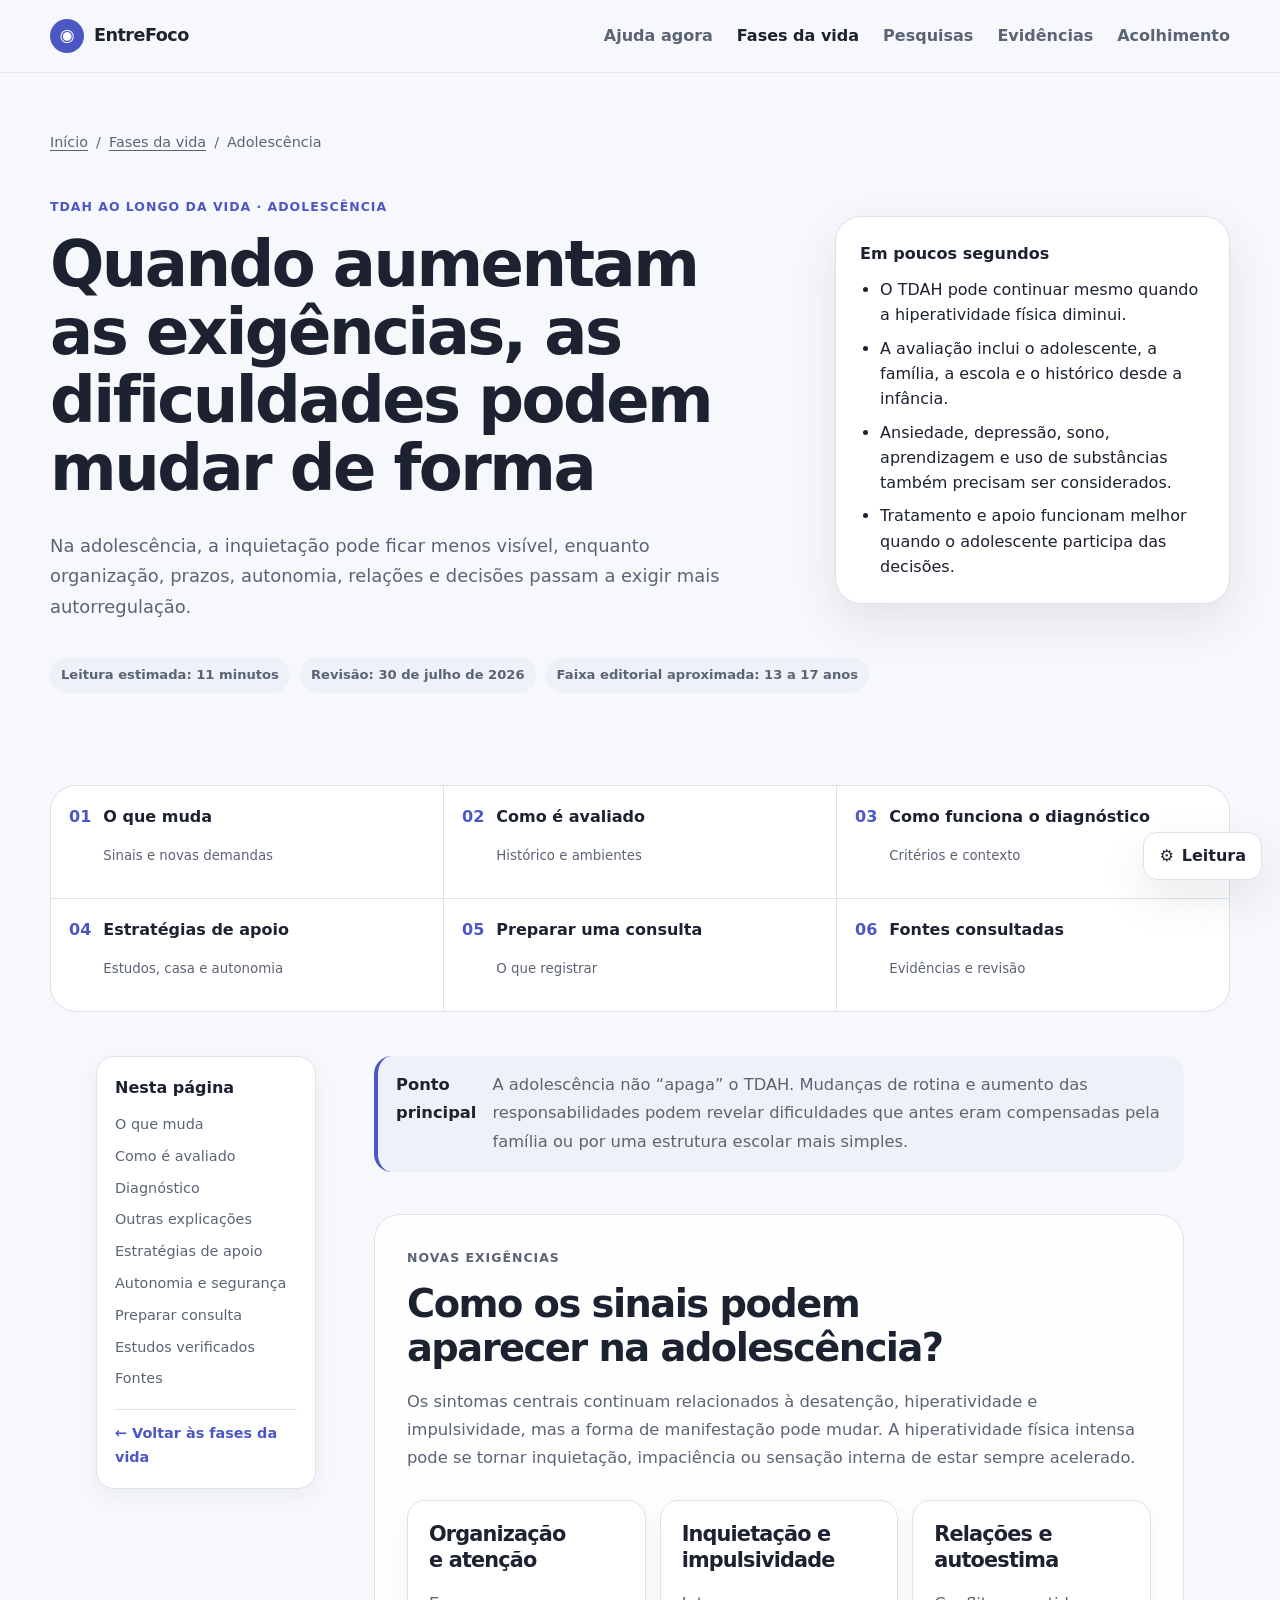
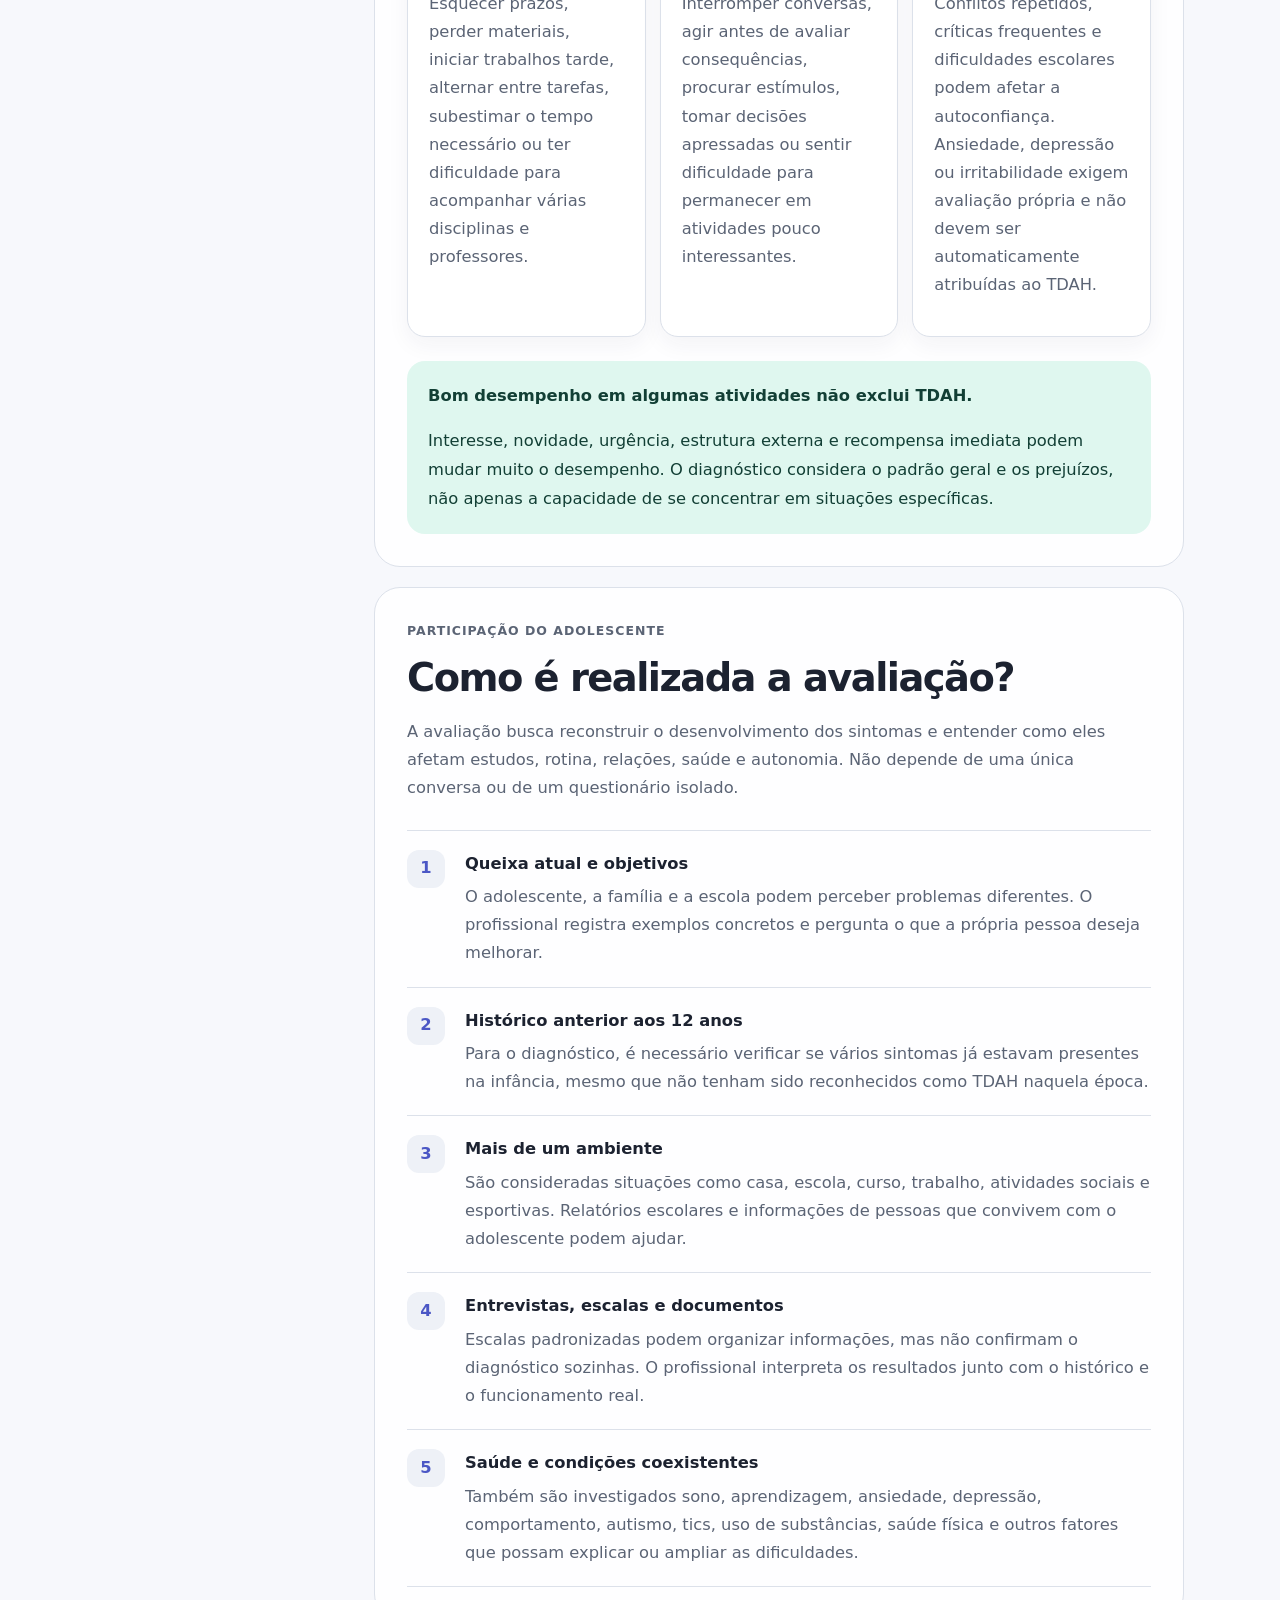
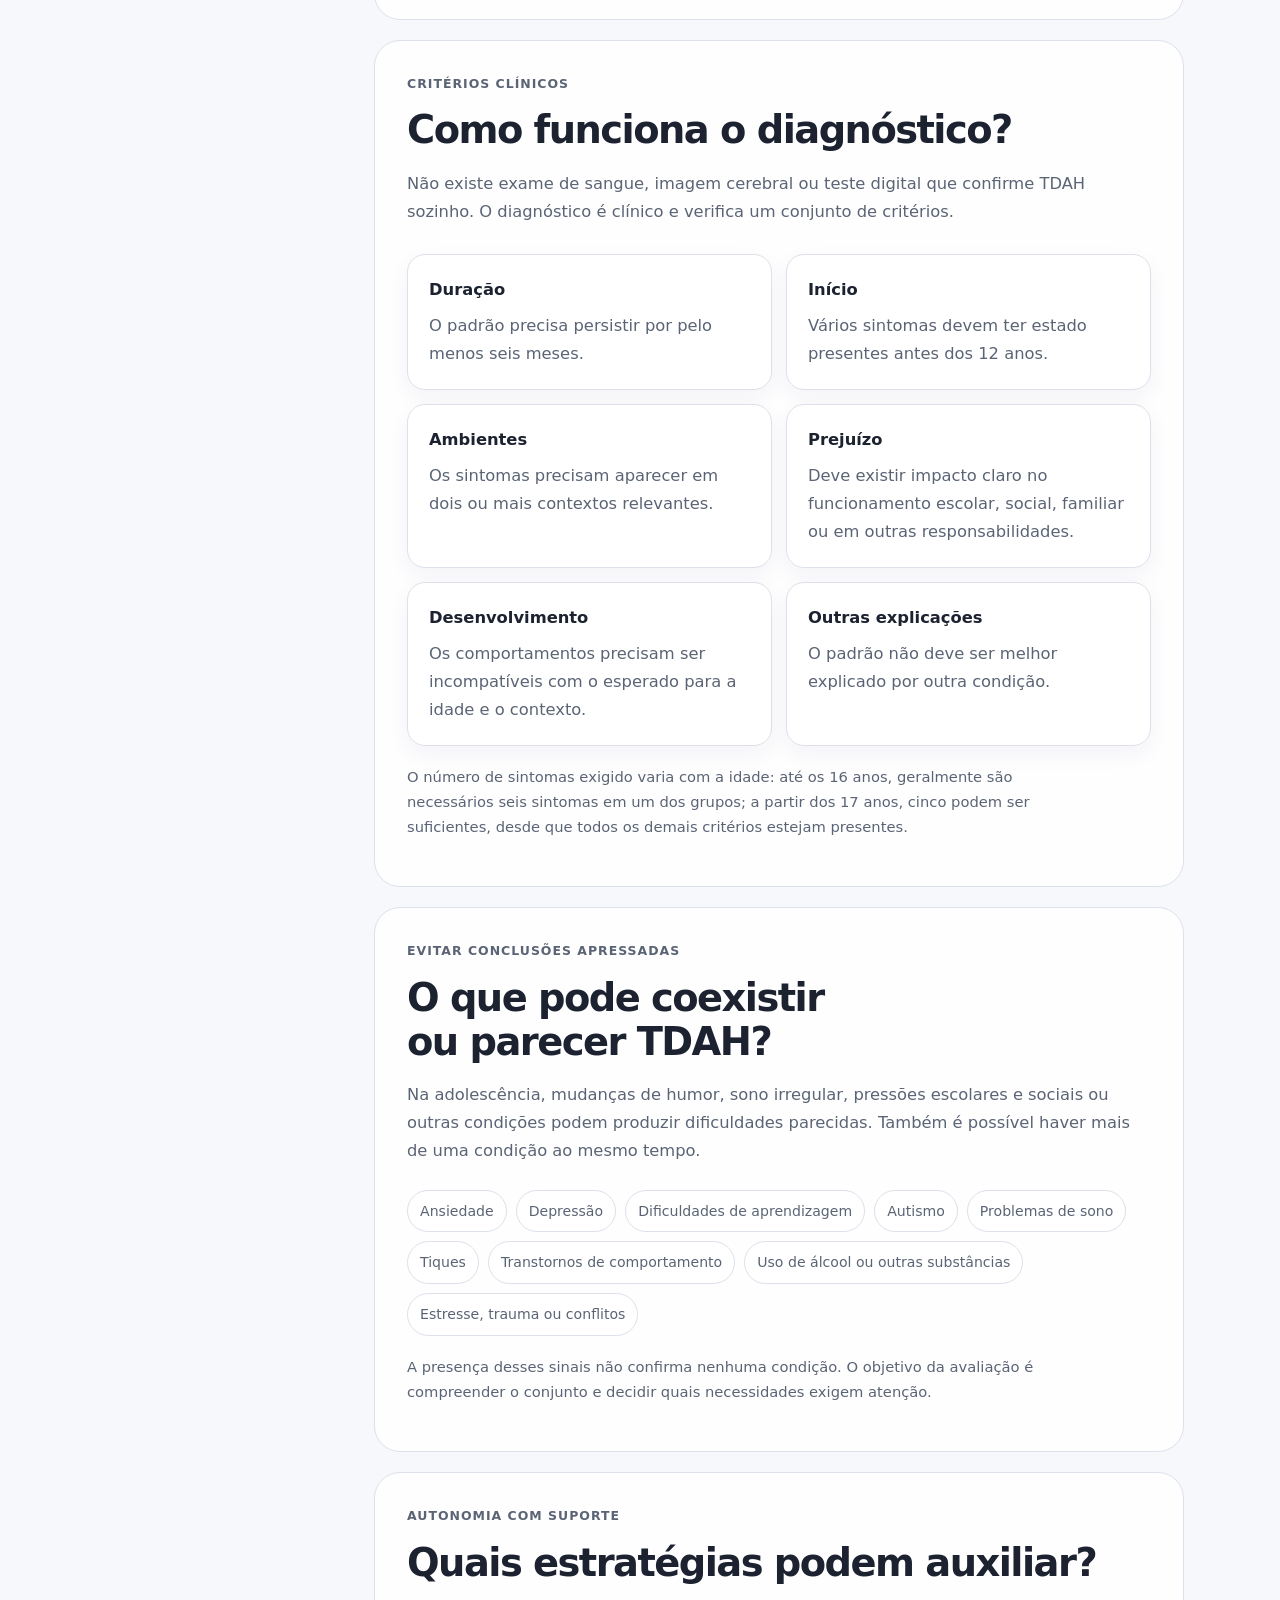
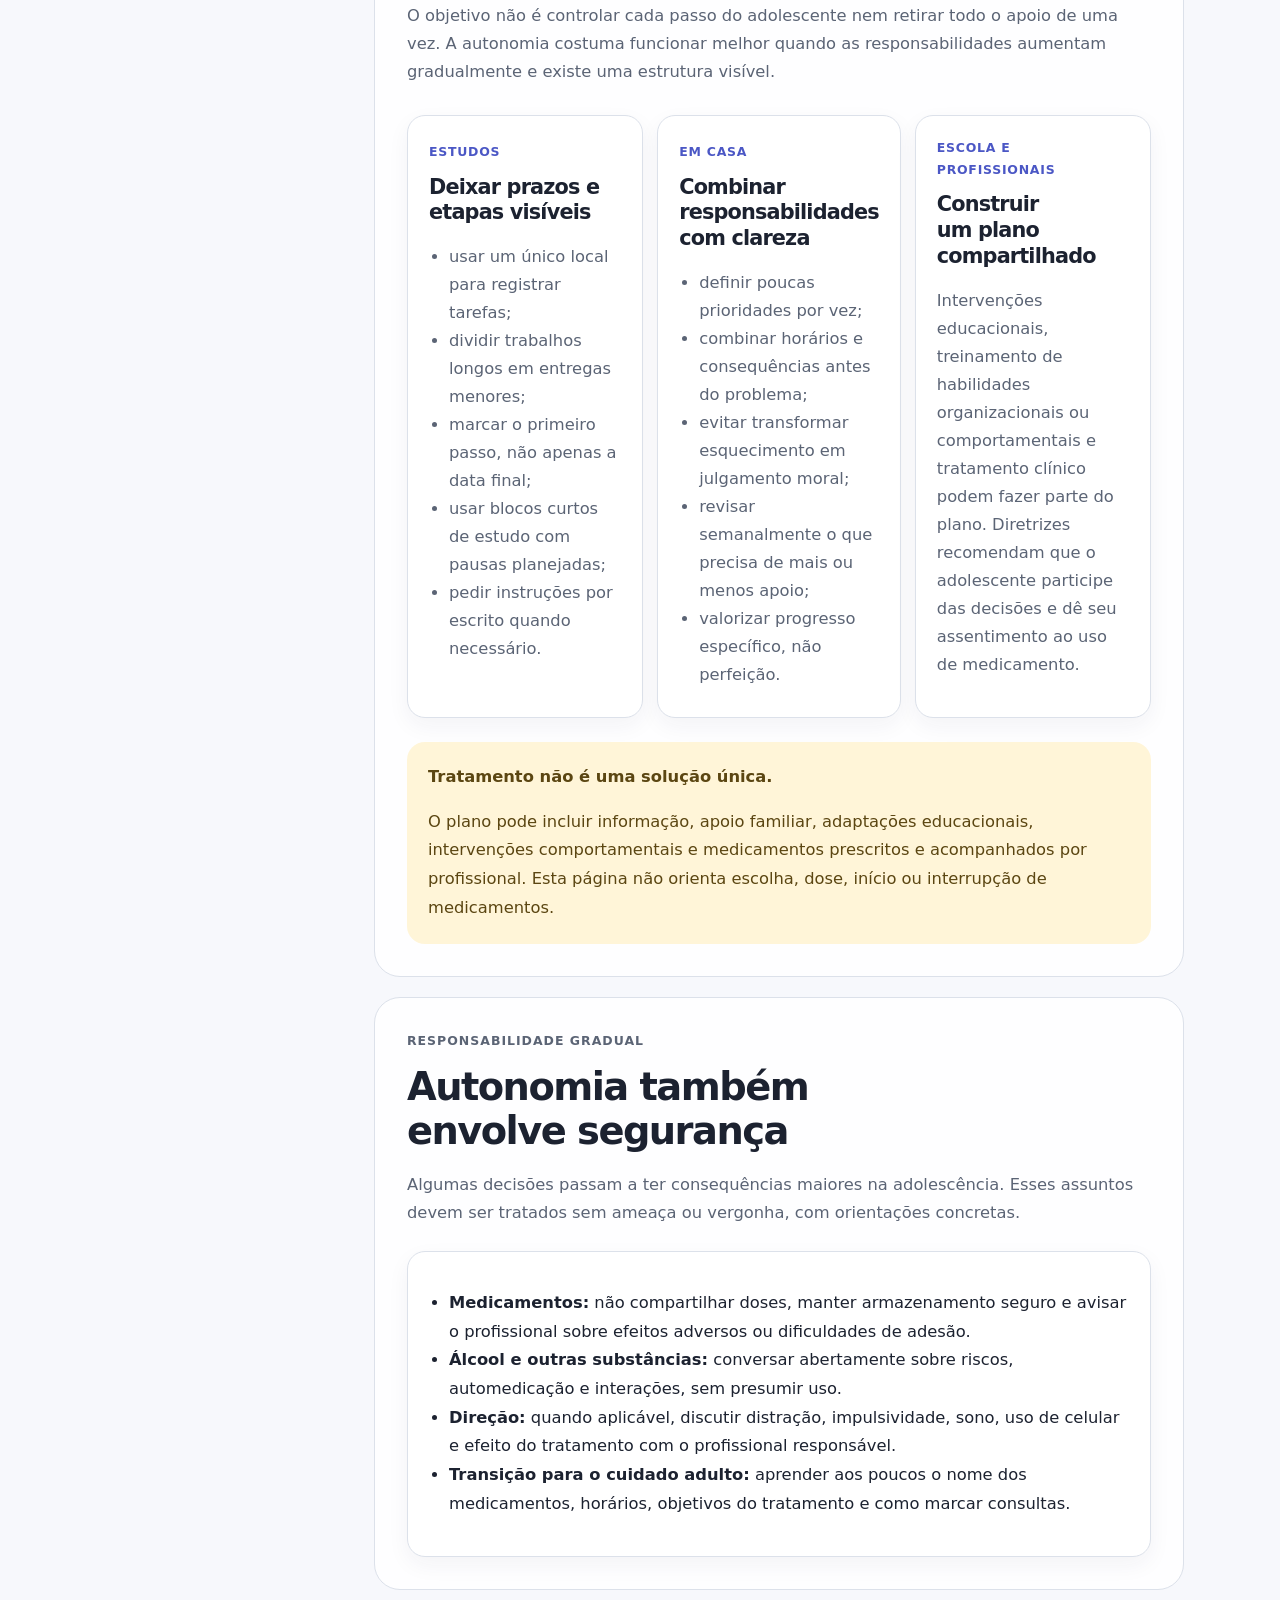
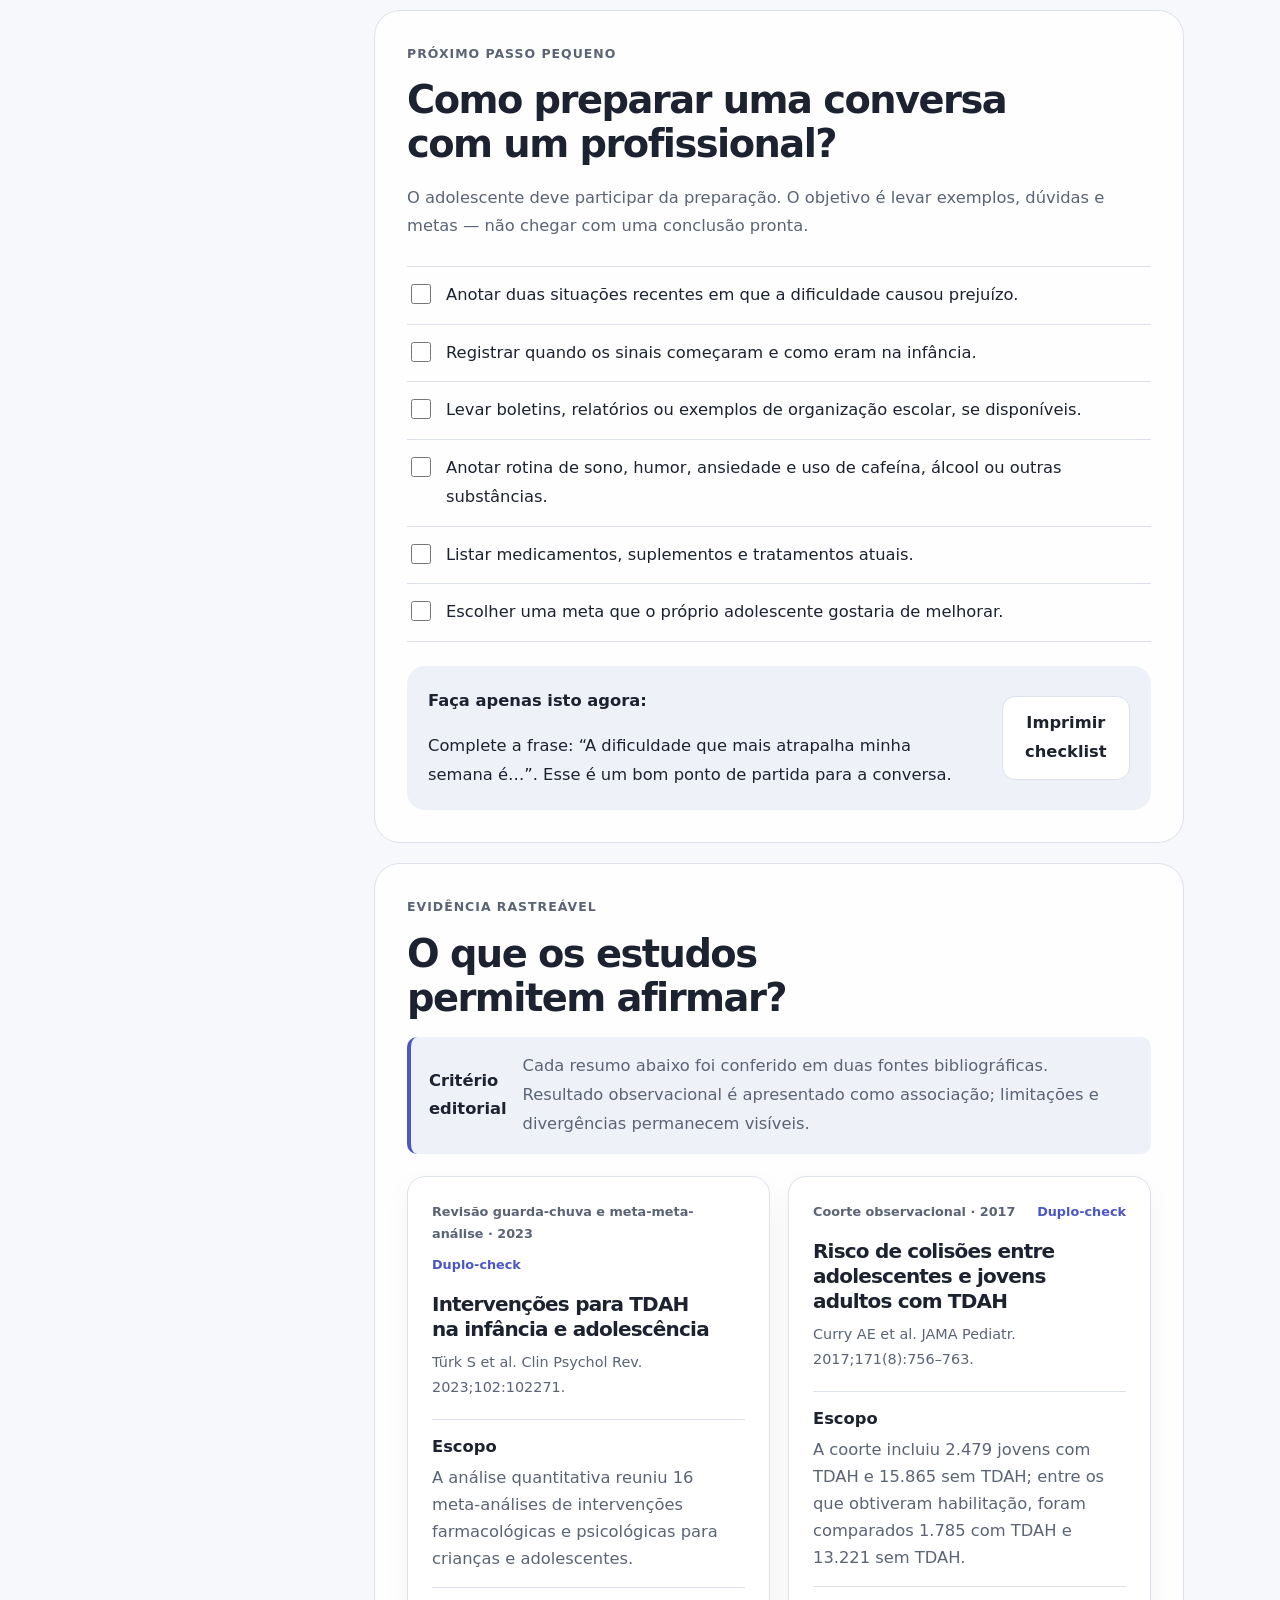
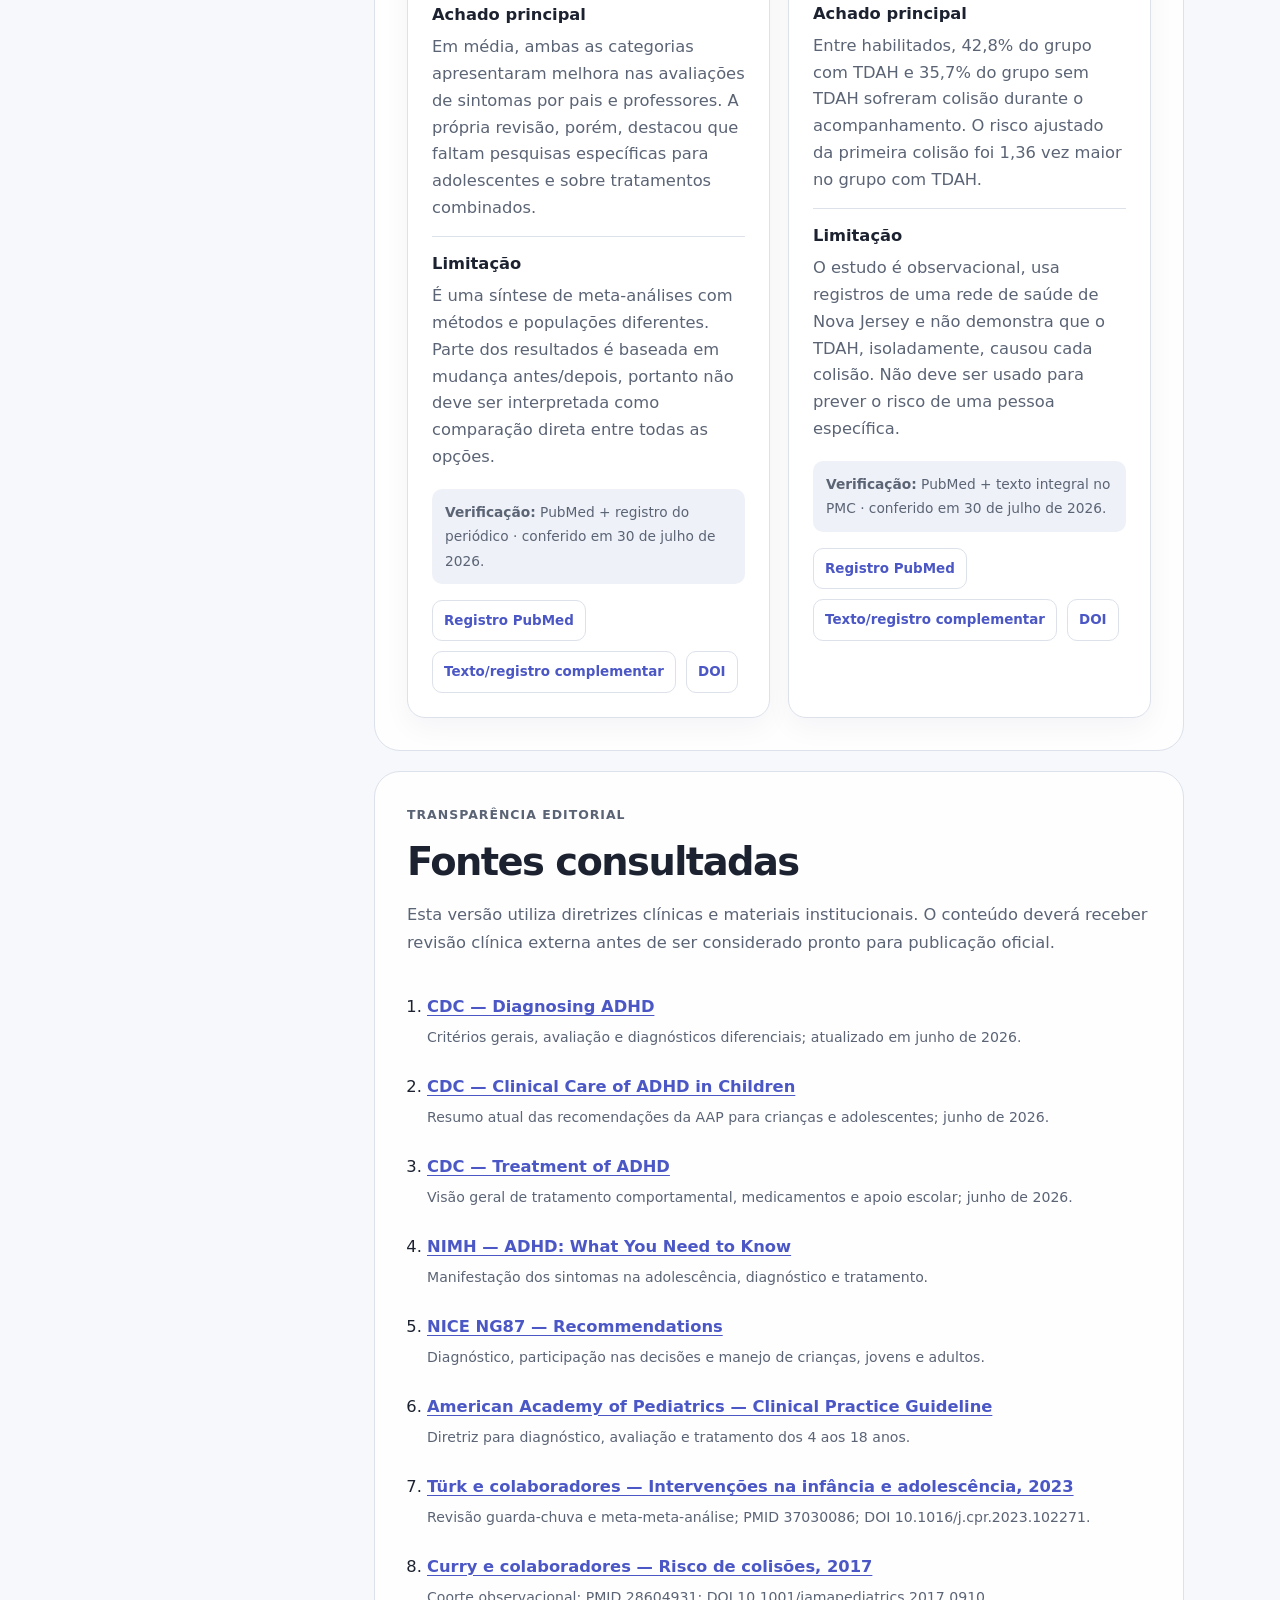
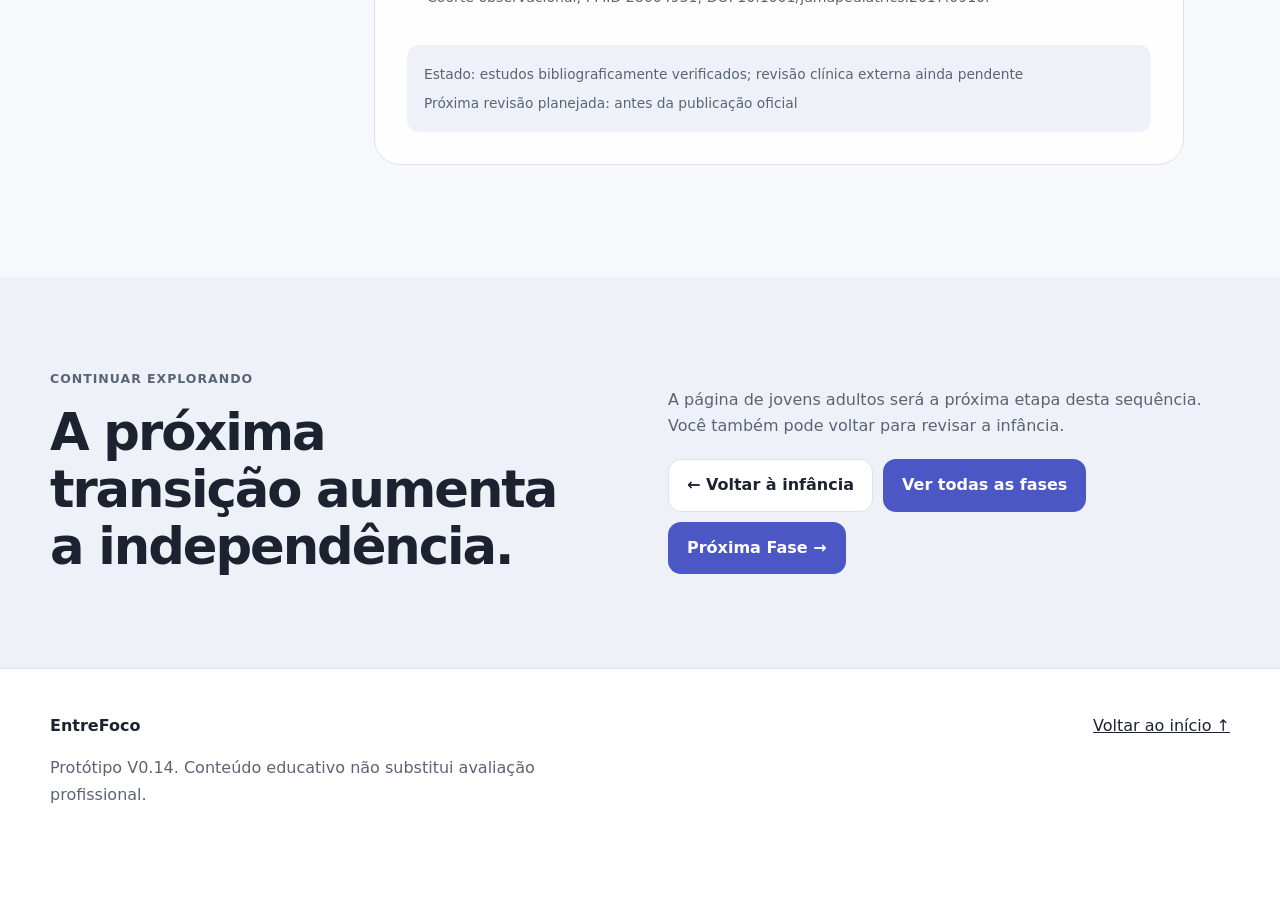
<file: fases/adolescencia.html>
<!DOCTYPE html>

<html data-version="0.14" lang="pt-BR">
<head>
<meta charset="utf-8"/>
<meta content="width=device-width, initial-scale=1.0" name="viewport"/>
<meta content="Como o TDAH pode aparecer, ser avaliado e acompanhado na adolescência, com estratégias para estudos, autonomia, relações e segurança." name="description"/>
<meta content="#f7f8fc" name="theme-color"/>
<title>TDAH na adolescência — EntreFoco</title>
<link href="../styles.css?v=0.14" rel="stylesheet"/>
</head>
<body class="article-page">
<div aria-label="Início da página" id="topo" tabindex="-1"></div>
<a class="skip-link" href="#conteudo">Pular para o conteúdo</a>
<header class="site-header" data-focus-dim="">
<div class="container header-inner">
<a aria-label="EntreFoco — voltar à página inicial" class="brand" href="../index.html">
<span aria-hidden="true" class="brand-mark">◉</span>
<span>EntreFoco</span>
</a>
<nav aria-label="Navegação principal" class="main-nav"><a href="../index.html#agora">Ajuda agora</a>
<a aria-current="page" href="../index.html#fases">Fases da vida</a>
<a href="../index.html#pesquisas">Pesquisas</a>
<a href="../evidencias.html">Evidências</a>
<a href="../index.html#acolhimento">Acolhimento</a></nav>
<button aria-controls="mobileMenu" aria-expanded="false" aria-label="Abrir menu" class="icon-button" id="menuButton" type="button">
<span aria-hidden="true">☰</span>
</button>
</div>
<nav aria-label="Navegação móvel" class="mobile-menu" hidden="" id="mobileMenu"><a href="../index.html#agora">Ajuda agora</a>
<a aria-current="page" href="../index.html#fases">Fases da vida</a>
<a href="../index.html#pesquisas">Pesquisas</a>
<a href="../evidencias.html">Evidências</a>
<a href="../index.html#acolhimento">Acolhimento</a></nav>
</header>
<div class="focus-status" hidden="" id="focusStatus" role="status">
<span id="focusStatusText">Modo foco ativo: artigo em destaque.</span>
<button id="exitFocus" type="button">Sair do foco</button>
</div>
<div class="reading-tools">
<button aria-controls="readingToolsPanel" aria-expanded="false" class="reading-tools-toggle" id="readingToolsToggle" type="button">
<span aria-hidden="true">⚙</span>
<span>Leitura</span>
</button>
<aside aria-label="Ferramentas de leitura" class="reading-tools-panel" hidden="" id="readingToolsPanel">
<div class="tools-heading">
<strong>Ferramentas de leitura</strong>
<button aria-label="Fechar ferramentas de leitura" class="panel-close" id="closeReadingTools" type="button">×</button>
</div>
<button aria-pressed="false" id="focusToggle" type="button">Modo foco</button>
<p class="tool-hint" id="focusHint">Destaca o artigo e reduz os elementos ao redor.</p>

<div class="speech-tools" id="speechTools">
  <strong class="speech-tools-title">Leitura em voz alta</strong>
  <div class="speech-actions" role="group" aria-label="Controles de leitura em voz alta">
    <button type="button" id="speechStart">Ouvir esta página</button>
    <button type="button" id="speechPause" aria-pressed="false" disabled>Pausar</button>
    <button type="button" id="speechStop" disabled>Parar</button>
  </div>
  <div class="speech-rate-row">
    <label for="speechRate">Velocidade</label>
    <select id="speechRate" aria-describedby="speechVoiceStatus">
      <option value="0.75">0,75×</option>
      <option value="1" selected>1×</option>
      <option value="1.25">1,25×</option>
      <option value="1.5">1,5×</option>
    </select>
  </div>
  <p class="tool-hint" id="speechVoiceStatus">A voz em português será selecionada automaticamente.</p>
  <p class="speech-status" id="speechStatus" role="status" aria-live="polite">Leitura parada.</p>
  <p class="tool-hint">Este apoio não substitui NVDA, VoiceOver, TalkBack ou outro leitor de tela.</p>
</div>
<div aria-label="Tamanho do texto" class="tool-group" role="group">
<button aria-label="Diminuir tamanho do texto" id="fontDecrease" type="button">A−</button>
<output aria-live="polite" id="fontScaleStatus">100%</output>
<button aria-label="Aumentar tamanho do texto" id="fontIncrease" type="button">A+</button>
</div>
<button aria-pressed="false" id="themeToggle" type="button">Tema escuro</button>
<button id="resetReading" type="button">Restaurar padrão</button>
</aside>
</div>
<main id="conteudo">
<section aria-labelledby="pageTitle" class="article-hero section-shell" data-focus-dim="">
<div class="container">
<nav aria-label="Caminho da página" class="breadcrumb">
<a href="../index.html">Início</a>
<span aria-hidden="true">/</span>
<a href="../index.html#fases">Fases da vida</a>
<span aria-hidden="true">/</span>
<span aria-current="page">Adolescência</span>
</nav>
<div class="article-hero-grid">
<div>
<p class="eyebrow">TDAH ao longo da vida · Adolescência</p>
<h1 id="pageTitle">Quando aumentam as exigências, as dificuldades podem mudar de forma</h1>
<p class="hero-summary">Na adolescência, a inquietação pode ficar menos visível, enquanto organização, prazos, autonomia, relações e decisões passam a exigir mais autorregulação.</p>
</div>
<aside aria-label="Resumo desta página" class="article-summary-card">
<strong>Em poucos segundos</strong>
<ul>
<li>O TDAH pode continuar mesmo quando a hiperatividade física diminui.</li>
<li>A avaliação inclui o adolescente, a família, a escola e o histórico desde a infância.</li>
<li>Ansiedade, depressão, sono, aprendizagem e uso de substâncias também precisam ser considerados.</li>
<li>Tratamento e apoio funcionam melhor quando o adolescente participa das decisões.</li>
</ul>
</aside>
</div>
<div aria-label="Informações editoriais" class="article-meta">
<span>Leitura estimada: 11 minutos</span>
<span>Revisão: 30 de julho de 2026</span>
<span>Faixa editorial aproximada: 13 a 17 anos</span>
</div>
</div>
</section>
<section aria-labelledby="jumpTitle" class="article-jump-section" data-focus-dim="">
<div class="container">
<h2 class="sr-only" id="jumpTitle">Ir diretamente a uma parte da página</h2>
<nav aria-label="Nesta página" class="article-jump-grid">
<a href="#mudancas"><span>01</span><strong>O que muda</strong><small>Sinais e novas demandas</small></a>
<a href="#avaliacao"><span>02</span><strong>Como é avaliado</strong><small>Histórico e ambientes</small></a>
<a href="#diagnostico"><span>03</span><strong>Como funciona o diagnóstico</strong><small>Critérios e contexto</small></a>
<a href="#estrategias"><span>04</span><strong>Estratégias de apoio</strong><small>Estudos, casa e autonomia</small></a>
<a href="#consulta"><span>05</span><strong>Preparar uma consulta</strong><small>O que registrar</small></a>
<a href="#fontes"><span>06</span><strong>Fontes consultadas</strong><small>Evidências e revisão</small></a>
</nav>
</div>
</section>
<div class="container article-layout">
<aside aria-label="Sumário do artigo" class="article-toc" data-focus-dim="">
<strong>Nesta página</strong>
<a href="#mudancas">O que muda</a>
<a href="#avaliacao">Como é avaliado</a>
<a href="#diagnostico">Diagnóstico</a>
<a href="#outras-condicoes">Outras explicações</a>
<a href="#estrategias">Estratégias de apoio</a>
<a href="#seguranca">Autonomia e segurança</a>
<a href="#consulta">Preparar consulta</a>
<a href="#estudos">Estudos verificados</a><a href="#fontes">Fontes</a>
<a class="back-link" href="../index.html#fases">← Voltar às fases da vida</a>
</aside>
<article class="article-content" data-focus-content="" tabindex="-1">
<div class="notice article-notice" role="note">
<strong>Ponto principal</strong>
<span>A adolescência não “apaga” o TDAH. Mudanças de rotina e aumento das responsabilidades podem revelar dificuldades que antes eram compensadas pela família ou por uma estrutura escolar mais simples.</span>
</div>
<section aria-labelledby="mudancasTitle" class="content-section" id="mudancas">
<p class="eyebrow">Novas exigências</p>
<h2 id="mudancasTitle">Como os sinais podem aparecer na adolescência?</h2>
<p>Os sintomas centrais continuam relacionados à desatenção, hiperatividade e impulsividade, mas a forma de manifestação pode mudar. A hiperatividade física intensa pode se tornar inquietação, impaciência ou sensação interna de estar sempre acelerado.</p>
<div class="symptom-grid">
<div class="information-card">
<h3>Organização e atenção</h3>
<p>Esquecer prazos, perder materiais, iniciar trabalhos tarde, alternar entre tarefas, subestimar o tempo necessário ou ter dificuldade para acompanhar várias disciplinas e professores.</p>
</div>
<div class="information-card">
<h3>Inquietação e impulsividade</h3>
<p>Interromper conversas, agir antes de avaliar consequências, procurar estímulos, tomar decisões apressadas ou sentir dificuldade para permanecer em atividades pouco interessantes.</p>
</div>
<div class="information-card">
<h3>Relações e autoestima</h3>
<p>Conflitos repetidos, críticas frequentes e dificuldades escolares podem afetar a autoconfiança. Ansiedade, depressão ou irritabilidade exigem avaliação própria e não devem ser automaticamente atribuídas ao TDAH.</p>
</div>
</div>
<div class="key-point">
<strong>Bom desempenho em algumas atividades não exclui TDAH.</strong>
<p>Interesse, novidade, urgência, estrutura externa e recompensa imediata podem mudar muito o desempenho. O diagnóstico considera o padrão geral e os prejuízos, não apenas a capacidade de se concentrar em situações específicas.</p>
</div>
</section>
<section aria-labelledby="avaliacaoTitle" class="content-section" id="avaliacao">
<p class="eyebrow">Participação do adolescente</p>
<h2 id="avaliacaoTitle">Como é realizada a avaliação?</h2>
<p>A avaliação busca reconstruir o desenvolvimento dos sintomas e entender como eles afetam estudos, rotina, relações, saúde e autonomia. Não depende de uma única conversa ou de um questionário isolado.</p>
<ol class="process-list">
<li><span>1</span><div><strong>Queixa atual e objetivos</strong><p>O adolescente, a família e a escola podem perceber problemas diferentes. O profissional registra exemplos concretos e pergunta o que a própria pessoa deseja melhorar.</p></div></li>
<li><span>2</span><div><strong>Histórico anterior aos 12 anos</strong><p>Para o diagnóstico, é necessário verificar se vários sintomas já estavam presentes na infância, mesmo que não tenham sido reconhecidos como TDAH naquela época.</p></div></li>
<li><span>3</span><div><strong>Mais de um ambiente</strong><p>São consideradas situações como casa, escola, curso, trabalho, atividades sociais e esportivas. Relatórios escolares e informações de pessoas que convivem com o adolescente podem ajudar.</p></div></li>
<li><span>4</span><div><strong>Entrevistas, escalas e documentos</strong><p>Escalas padronizadas podem organizar informações, mas não confirmam o diagnóstico sozinhas. O profissional interpreta os resultados junto com o histórico e o funcionamento real.</p></div></li>
<li><span>5</span><div><strong>Saúde e condições coexistentes</strong><p>Também são investigados sono, aprendizagem, ansiedade, depressão, comportamento, autismo, tics, uso de substâncias, saúde física e outros fatores que possam explicar ou ampliar as dificuldades.</p></div></li>
</ol>
</section>
<section aria-labelledby="diagnosticoTitle" class="content-section" id="diagnostico">
<p class="eyebrow">Critérios clínicos</p>
<h2 id="diagnosticoTitle">Como funciona o diagnóstico?</h2>
<p>Não existe exame de sangue, imagem cerebral ou teste digital que confirme TDAH sozinho. O diagnóstico é clínico e verifica um conjunto de critérios.</p>
<div class="criteria-grid">
<div class="criteria-card"><strong>Duração</strong><span>O padrão precisa persistir por pelo menos seis meses.</span></div>
<div class="criteria-card"><strong>Início</strong><span>Vários sintomas devem ter estado presentes antes dos 12 anos.</span></div>
<div class="criteria-card"><strong>Ambientes</strong><span>Os sintomas precisam aparecer em dois ou mais contextos relevantes.</span></div>
<div class="criteria-card"><strong>Prejuízo</strong><span>Deve existir impacto claro no funcionamento escolar, social, familiar ou em outras responsabilidades.</span></div>
<div class="criteria-card"><strong>Desenvolvimento</strong><span>Os comportamentos precisam ser incompatíveis com o esperado para a idade e o contexto.</span></div>
<div class="criteria-card"><strong>Outras explicações</strong><span>O padrão não deve ser melhor explicado por outra condição.</span></div>
</div>
<p class="soft-text">O número de sintomas exigido varia com a idade: até os 16 anos, geralmente são necessários seis sintomas em um dos grupos; a partir dos 17 anos, cinco podem ser suficientes, desde que todos os demais critérios estejam presentes.</p>
</section>
<section aria-labelledby="outrasTitle" class="content-section" id="outras-condicoes">
<p class="eyebrow">Evitar conclusões apressadas</p>
<h2 id="outrasTitle">O que pode coexistir ou parecer TDAH?</h2>
<p>Na adolescência, mudanças de humor, sono irregular, pressões escolares e sociais ou outras condições podem produzir dificuldades parecidas. Também é possível haver mais de uma condição ao mesmo tempo.</p>
<div aria-label="Condições e fatores considerados na avaliação" class="tag-list">
<span>Ansiedade</span>
<span>Depressão</span>
<span>Dificuldades de aprendizagem</span>
<span>Autismo</span>
<span>Problemas de sono</span>
<span>Tiques</span>
<span>Transtornos de comportamento</span>
<span>Uso de álcool ou outras substâncias</span>
<span>Estresse, trauma ou conflitos</span>
</div>
<p class="soft-text">A presença desses sinais não confirma nenhuma condição. O objetivo da avaliação é compreender o conjunto e decidir quais necessidades exigem atenção.</p>
</section>
<section aria-labelledby="estrategiasTitle" class="content-section" id="estrategias">
<p class="eyebrow">Autonomia com suporte</p>
<h2 id="estrategiasTitle">Quais estratégias podem auxiliar?</h2>
<p>O objetivo não é controlar cada passo do adolescente nem retirar todo o apoio de uma vez. A autonomia costuma funcionar melhor quando as responsabilidades aumentam gradualmente e existe uma estrutura visível.</p>
<div class="strategy-grid">
<div class="strategy-card">
<span>Estudos</span>
<h3>Deixar prazos e etapas visíveis</h3>
<ul>
<li>usar um único local para registrar tarefas;</li>
<li>dividir trabalhos longos em entregas menores;</li>
<li>marcar o primeiro passo, não apenas a data final;</li>
<li>usar blocos curtos de estudo com pausas planejadas;</li>
<li>pedir instruções por escrito quando necessário.</li>
</ul>
</div>
<div class="strategy-card">
<span>Em casa</span>
<h3>Combinar responsabilidades com clareza</h3>
<ul>
<li>definir poucas prioridades por vez;</li>
<li>combinar horários e consequências antes do problema;</li>
<li>evitar transformar esquecimento em julgamento moral;</li>
<li>revisar semanalmente o que precisa de mais ou menos apoio;</li>
<li>valorizar progresso específico, não perfeição.</li>
</ul>
</div>
<div class="strategy-card">
<span>Escola e profissionais</span>
<h3>Construir um plano compartilhado</h3>
<p>Intervenções educacionais, treinamento de habilidades organizacionais ou comportamentais e tratamento clínico podem fazer parte do plano. Diretrizes recomendam que o adolescente participe das decisões e dê seu assentimento ao uso de medicamento.</p>
</div>
</div>
<div class="safety-note">
<strong>Tratamento não é uma solução única.</strong>
<p>O plano pode incluir informação, apoio familiar, adaptações educacionais, intervenções comportamentais e medicamentos prescritos e acompanhados por profissional. Esta página não orienta escolha, dose, início ou interrupção de medicamentos.</p>
</div>
</section>
<section aria-labelledby="segurancaTitle" class="content-section" id="seguranca">
<p class="eyebrow">Responsabilidade gradual</p>
<h2 id="segurancaTitle">Autonomia também envolve segurança</h2>
<p>Algumas decisões passam a ter consequências maiores na adolescência. Esses assuntos devem ser tratados sem ameaça ou vergonha, com orientações concretas.</p>
<div class="information-card wide-card">
<ul>
<li><strong>Medicamentos:</strong> não compartilhar doses, manter armazenamento seguro e avisar o profissional sobre efeitos adversos ou dificuldades de adesão.</li>
<li><strong>Álcool e outras substâncias:</strong> conversar abertamente sobre riscos, automedicação e interações, sem presumir uso.</li>
<li><strong>Direção:</strong> quando aplicável, discutir distração, impulsividade, sono, uso de celular e efeito do tratamento com o profissional responsável.</li>
<li><strong>Transição para o cuidado adulto:</strong> aprender aos poucos o nome dos medicamentos, horários, objetivos do tratamento e como marcar consultas.</li>
</ul>
</div>
</section>
<section aria-labelledby="consultaTitle" class="content-section" id="consulta">
<p class="eyebrow">Próximo passo pequeno</p>
<h2 id="consultaTitle">Como preparar uma conversa com um profissional?</h2>
<p>O adolescente deve participar da preparação. O objetivo é levar exemplos, dúvidas e metas — não chegar com uma conclusão pronta.</p>
<ul class="consultation-checklist">
<li><input id="teen-check1" type="checkbox"/><label for="teen-check1">Anotar duas situações recentes em que a dificuldade causou prejuízo.</label></li>
<li><input id="teen-check2" type="checkbox"/><label for="teen-check2">Registrar quando os sinais começaram e como eram na infância.</label></li>
<li><input id="teen-check3" type="checkbox"/><label for="teen-check3">Levar boletins, relatórios ou exemplos de organização escolar, se disponíveis.</label></li>
<li><input id="teen-check4" type="checkbox"/><label for="teen-check4">Anotar rotina de sono, humor, ansiedade e uso de cafeína, álcool ou outras substâncias.</label></li>
<li><input id="teen-check5" type="checkbox"/><label for="teen-check5">Listar medicamentos, suplementos e tratamentos atuais.</label></li>
<li><input id="teen-check6" type="checkbox"/><label for="teen-check6">Escolher uma meta que o próprio adolescente gostaria de melhorar.</label></li>
</ul>
<div class="next-step-box">
<div>
<strong>Faça apenas isto agora:</strong>
<p>Complete a frase: “A dificuldade que mais atrapalha minha semana é…”. Esse é um bom ponto de partida para a conversa.</p>
</div>
<button class="button button-secondary" id="printChecklist" type="button">Imprimir checklist</button>
</div>
</section>
<section class="content-section studies-section" id="estudos">
<p class="eyebrow">Evidência rastreável</p>
<h2>O que os estudos permitem afirmar?</h2>
<div class="notice evidence-method" role="note">
<strong>Critério editorial</strong>
<span>Cada resumo abaixo foi conferido em duas fontes bibliográficas. Resultado observacional é apresentado como associação; limitações e divergências permanecem visíveis.</span>
</div>
<div class="study-grid"><article class="study-card">
<div class="study-meta"><span>Revisão guarda-chuva e meta-meta-análise · 2023</span><span class="verification-badge">Duplo-check</span></div>
<h3>Intervenções para TDAH na infância e adolescência</h3>
<p class="study-citation">Türk S et al. Clin Psychol Rev. 2023;102:102271.</p>
<dl class="study-facts">
<div><dt>Escopo</dt><dd>A análise quantitativa reuniu 16 meta-análises de intervenções farmacológicas e psicológicas para crianças e adolescentes.</dd></div>
<div><dt>Achado principal</dt><dd>Em média, ambas as categorias apresentaram melhora nas avaliações de sintomas por pais e professores. A própria revisão, porém, destacou que faltam pesquisas específicas para adolescentes e sobre tratamentos combinados.</dd></div>
<div><dt>Limitação</dt><dd>É uma síntese de meta-análises com métodos e populações diferentes. Parte dos resultados é baseada em mudança antes/depois, portanto não deve ser interpretada como comparação direta entre todas as opções.</dd></div>
</dl>
<p class="study-check"><strong>Verificação:</strong> PubMed + registro do periódico · conferido em 30 de julho de 2026.</p>
<div class="study-links">
<a href="https://pubmed.ncbi.nlm.nih.gov/37030086/" rel="noopener noreferrer" target="_blank">Registro PubMed</a>
<a href="https://www.sciencedirect.com/science/article/pii/S0272735823000296" rel="noopener noreferrer" target="_blank">Texto/registro complementar</a>
<a href="https://doi.org/10.1016/j.cpr.2023.102271" rel="noopener noreferrer" target="_blank">DOI</a>
</div>
</article><article class="study-card">
<div class="study-meta"><span>Coorte observacional · 2017</span><span class="verification-badge">Duplo-check</span></div>
<h3>Risco de colisões entre adolescentes e jovens adultos com TDAH</h3>
<p class="study-citation">Curry AE et al. JAMA Pediatr. 2017;171(8):756–763.</p>
<dl class="study-facts">
<div><dt>Escopo</dt><dd>A coorte incluiu 2.479 jovens com TDAH e 15.865 sem TDAH; entre os que obtiveram habilitação, foram comparados 1.785 com TDAH e 13.221 sem TDAH.</dd></div>
<div><dt>Achado principal</dt><dd>Entre habilitados, 42,8% do grupo com TDAH e 35,7% do grupo sem TDAH sofreram colisão durante o acompanhamento. O risco ajustado da primeira colisão foi 1,36 vez maior no grupo com TDAH.</dd></div>
<div><dt>Limitação</dt><dd>O estudo é observacional, usa registros de uma rede de saúde de Nova Jersey e não demonstra que o TDAH, isoladamente, causou cada colisão. Não deve ser usado para prever o risco de uma pessoa específica.</dd></div>
</dl>
<p class="study-check"><strong>Verificação:</strong> PubMed + texto integral no PMC · conferido em 30 de julho de 2026.</p>
<div class="study-links">
<a href="https://pubmed.ncbi.nlm.nih.gov/28604931/" rel="noopener noreferrer" target="_blank">Registro PubMed</a>
<a href="https://pmc.ncbi.nlm.nih.gov/articles/PMC5710634/" rel="noopener noreferrer" target="_blank">Texto/registro complementar</a>
<a href="https://doi.org/10.1001/jamapediatrics.2017.0910" rel="noopener noreferrer" target="_blank">DOI</a>
</div>
</article></div>
</section><section aria-labelledby="fontesTitle" class="content-section sources-section" id="fontes">
<p class="eyebrow">Transparência editorial</p>
<h2 id="fontesTitle">Fontes consultadas</h2>
<p>Esta versão utiliza diretrizes clínicas e materiais institucionais. O conteúdo deverá receber revisão clínica externa antes de ser considerado pronto para publicação oficial.</p>
<ol class="source-list">
<li><a href="https://www.cdc.gov/adhd/diagnosis/index.html" rel="noopener noreferrer" target="_blank">CDC — Diagnosing ADHD</a><span>Critérios gerais, avaliação e diagnósticos diferenciais; atualizado em junho de 2026.</span></li>
<li><a href="https://www.cdc.gov/adhd/hcp/treatment-recommendations/index.html" rel="noopener noreferrer" target="_blank">CDC — Clinical Care of ADHD in Children</a><span>Resumo atual das recomendações da AAP para crianças e adolescentes; junho de 2026.</span></li>
<li><a href="https://www.cdc.gov/adhd/treatment/index.html" rel="noopener noreferrer" target="_blank">CDC — Treatment of ADHD</a><span>Visão geral de tratamento comportamental, medicamentos e apoio escolar; junho de 2026.</span></li>
<li><a href="https://www.nimh.nih.gov/health/publications/attention-deficit-hyperactivity-disorder-what-you-need-to-know" rel="noopener noreferrer" target="_blank">NIMH — ADHD: What You Need to Know</a><span>Manifestação dos sintomas na adolescência, diagnóstico e tratamento.</span></li>
<li><a href="https://www.nice.org.uk/guidance/ng87/chapter/recommendations" rel="noopener noreferrer" target="_blank">NICE NG87 — Recommendations</a><span>Diagnóstico, participação nas decisões e manejo de crianças, jovens e adultos.</span></li>
<li><a href="https://publications.aap.org/pediatrics/article/144/4/e20192528/81590/Clinical-Practice-Guideline-for-the-Diagnosis" rel="noopener noreferrer" target="_blank">American Academy of Pediatrics — Clinical Practice Guideline</a><span>Diretriz para diagnóstico, avaliação e tratamento dos 4 aos 18 anos.</span></li>
<li><a href="https://pubmed.ncbi.nlm.nih.gov/37030086/" rel="noopener noreferrer" target="_blank">Türk e colaboradores — Intervenções na infância e adolescência, 2023</a><span>Revisão guarda-chuva e meta-meta-análise; PMID 37030086; DOI 10.1016/j.cpr.2023.102271.</span></li><li><a href="https://pubmed.ncbi.nlm.nih.gov/28604931/" rel="noopener noreferrer" target="_blank">Curry e colaboradores — Risco de colisões, 2017</a><span>Coorte observacional; PMID 28604931; DOI 10.1001/jamapediatrics.2017.0910.</span></li></ol>
<div class="editorial-status">
<span>Estado: estudos bibliograficamente verificados; revisão clínica externa ainda pendente</span>
<span>Próxima revisão planejada: antes da publicação oficial</span>
</div>
</section>
</article>
</div>
<section aria-labelledby="nextStageTitle" class="stage-next section-shell section-muted" data-focus-dim="">
<div class="container stage-next-grid">
<div>
<p class="eyebrow">Continuar explorando</p>
<h2 id="nextStageTitle">A próxima transição aumenta a independência.</h2>
</div>
<div>
<p>A página de jovens adultos será a próxima etapa desta sequência. Você também pode voltar para revisar a infância.</p>
<div class="stage-actions">
<a class="button button-secondary" href="infancia.html">← Voltar à infância</a>
<a class="button button-primary" href="../index.html#fases">Ver todas as fases</a>
<a aria-label="Abrir a próxima fase: Jovens adultos" class="button button-primary" href="jovens-adultos.html">Próxima Fase →</a>
</div>
</div>
</div>
</section>
</main>
<footer class="site-footer" data-focus-dim="">
<div class="container footer-grid">
<div>
<strong>EntreFoco</strong>
<p>Protótipo V0.14. Conteúdo educativo não substitui avaliação profissional.</p>
</div>
<a href="#topo">Voltar ao início ↑</a>
</div>
</footer>
<div aria-hidden="true" class="progress-bar"><span id="readingProgress"></span></div>
<script src="../app.js?v=0.14"></script>
</body>
</html>
</file>
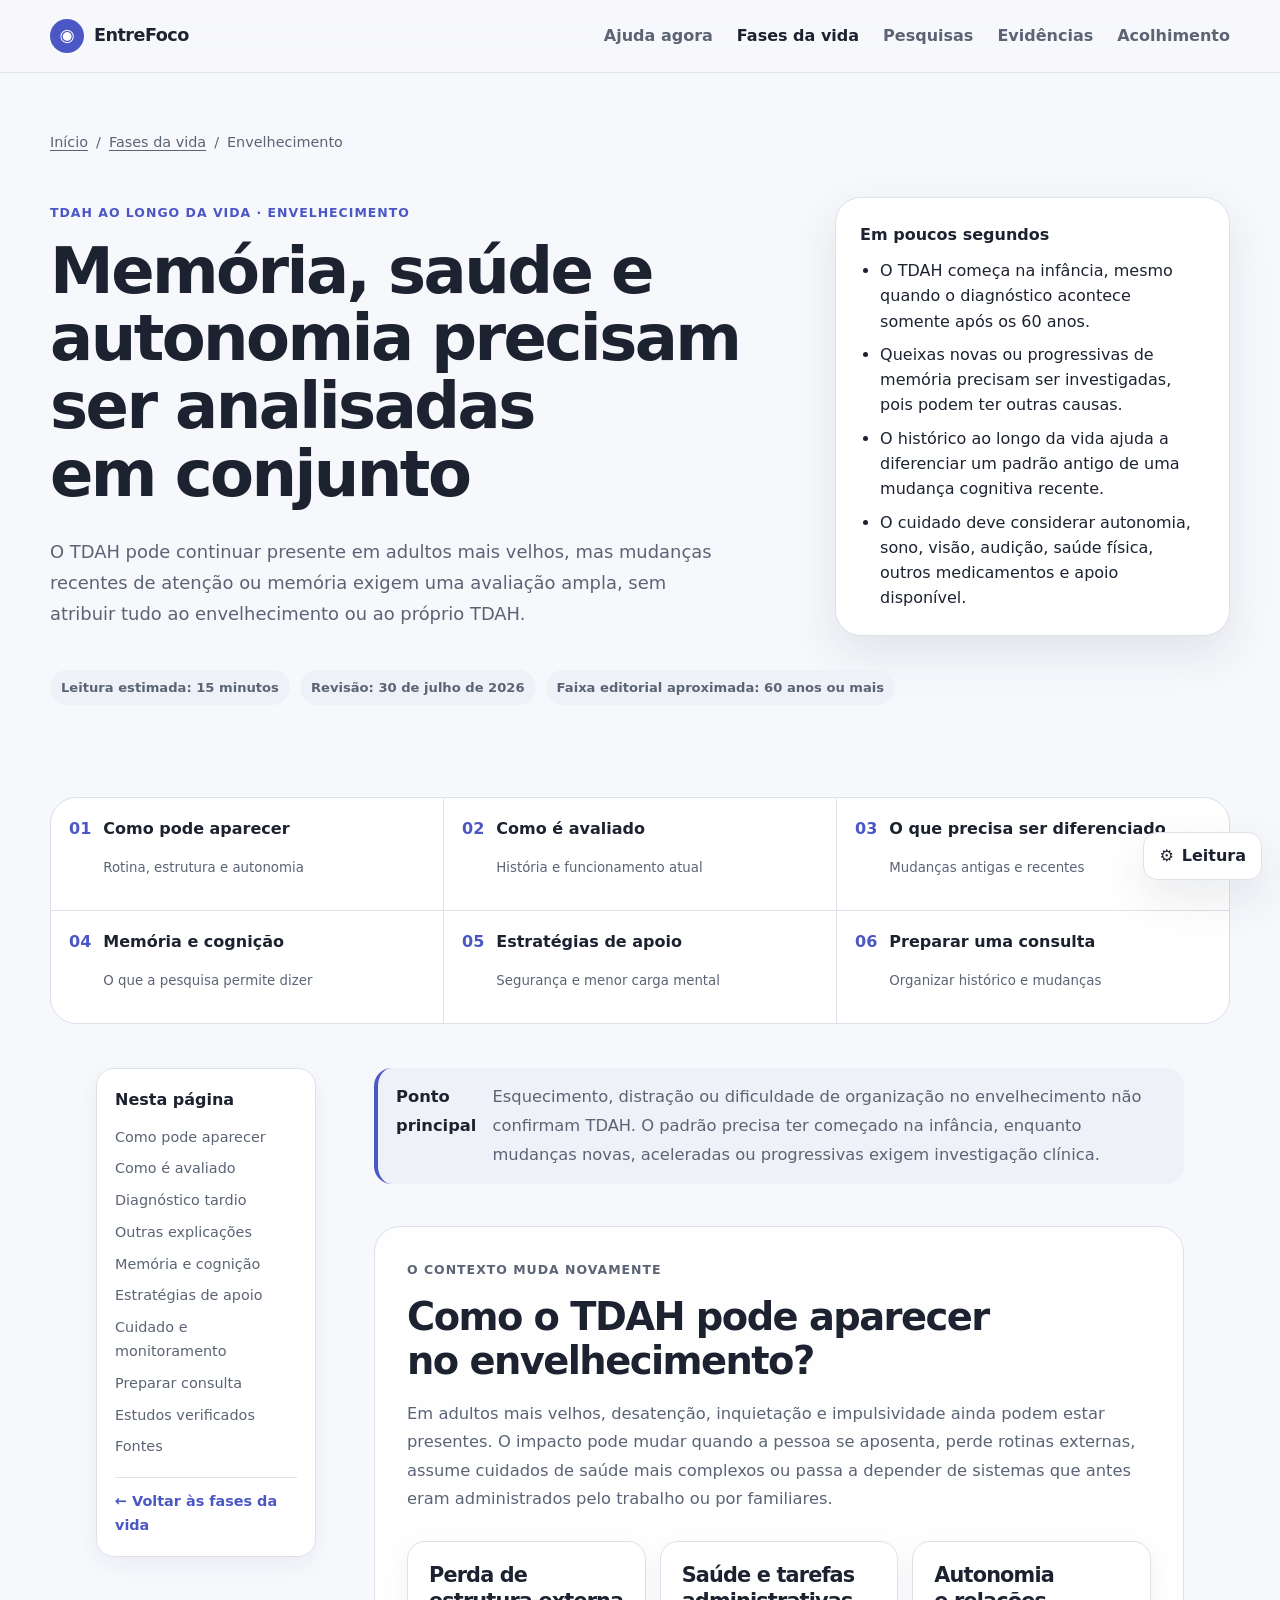
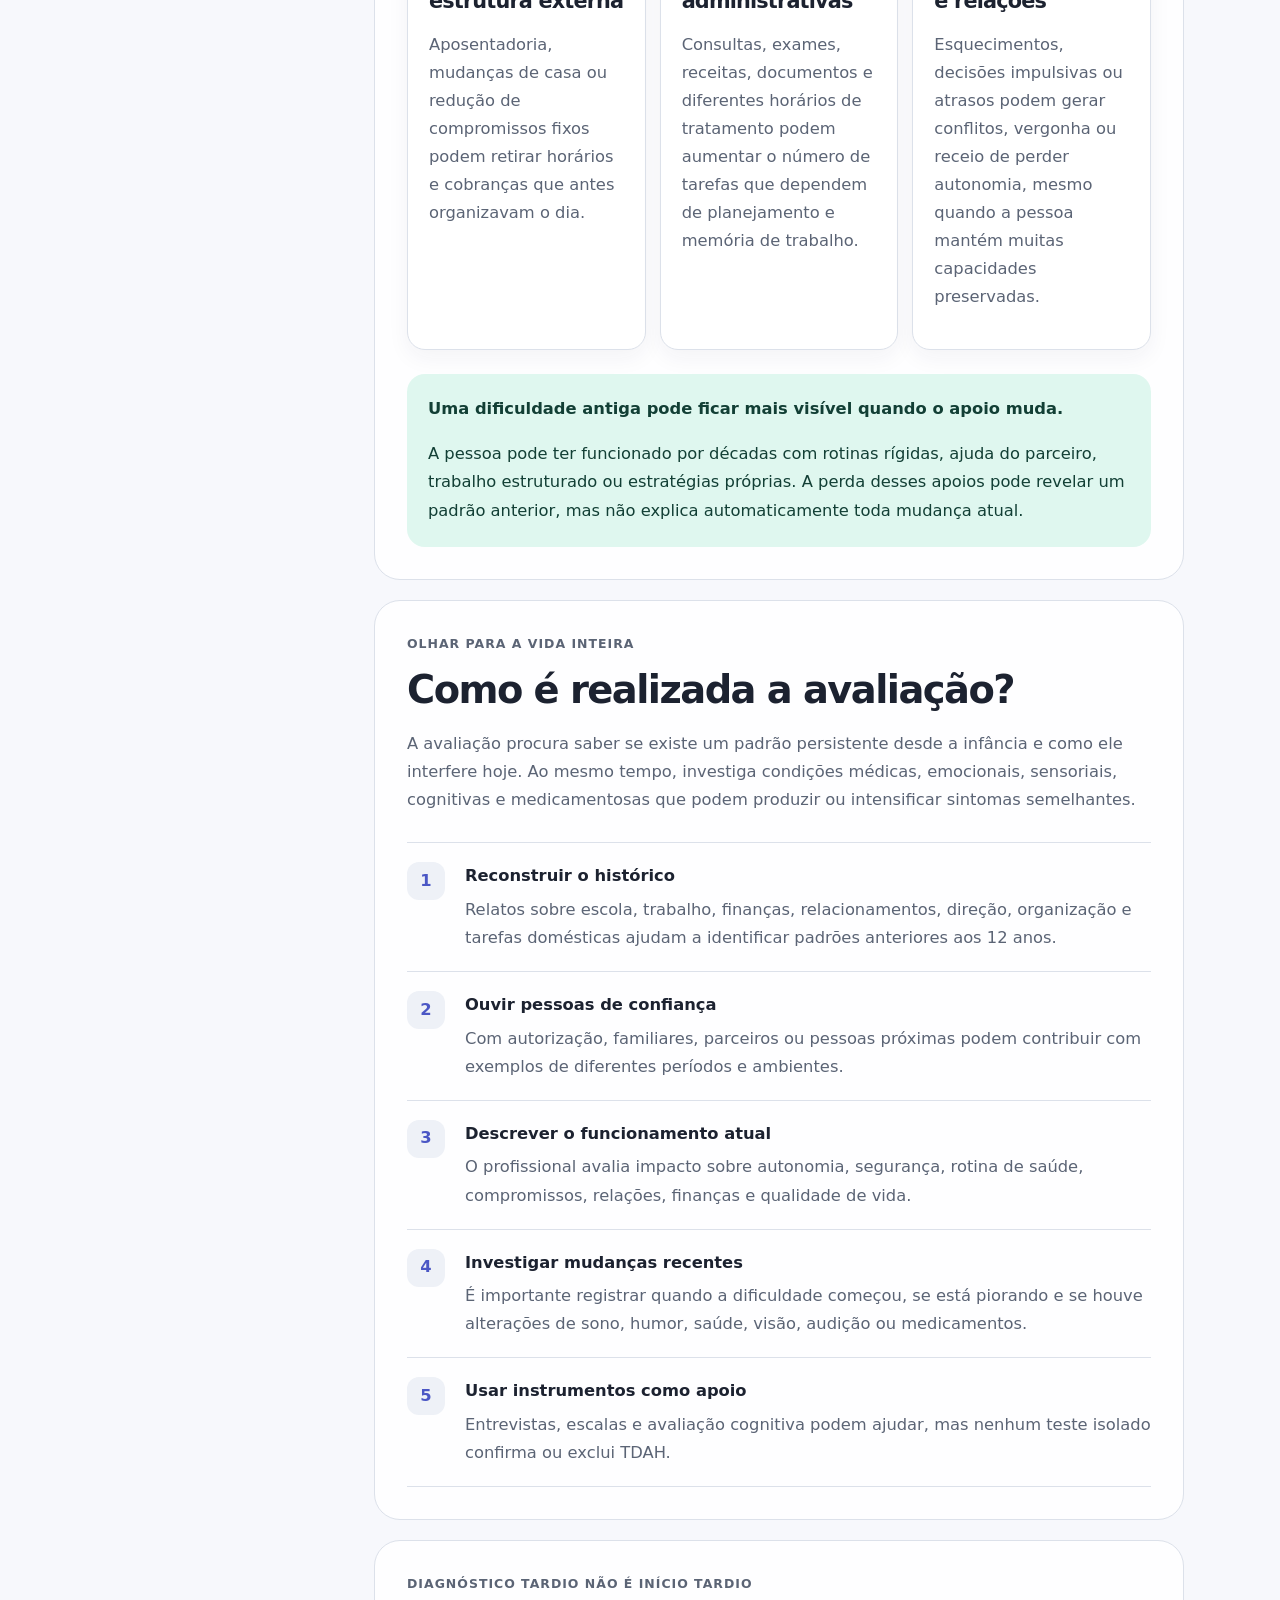
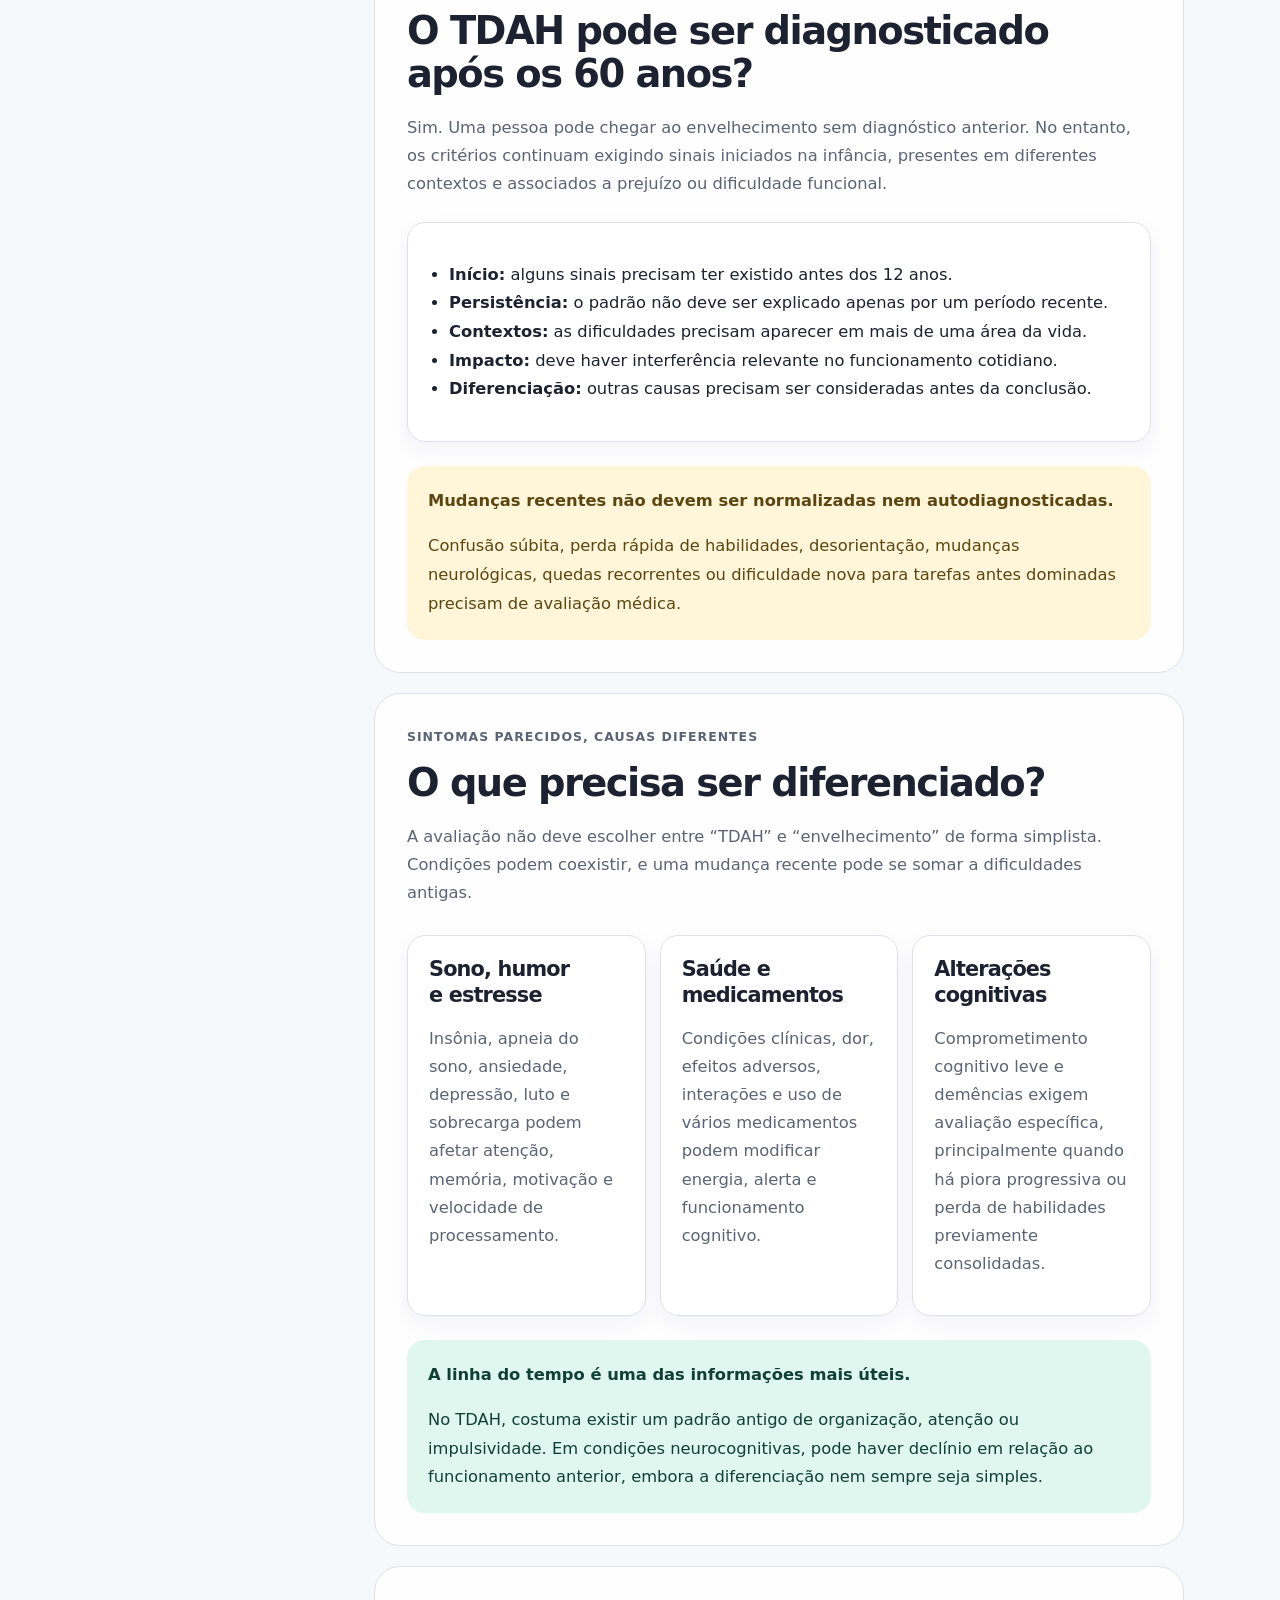
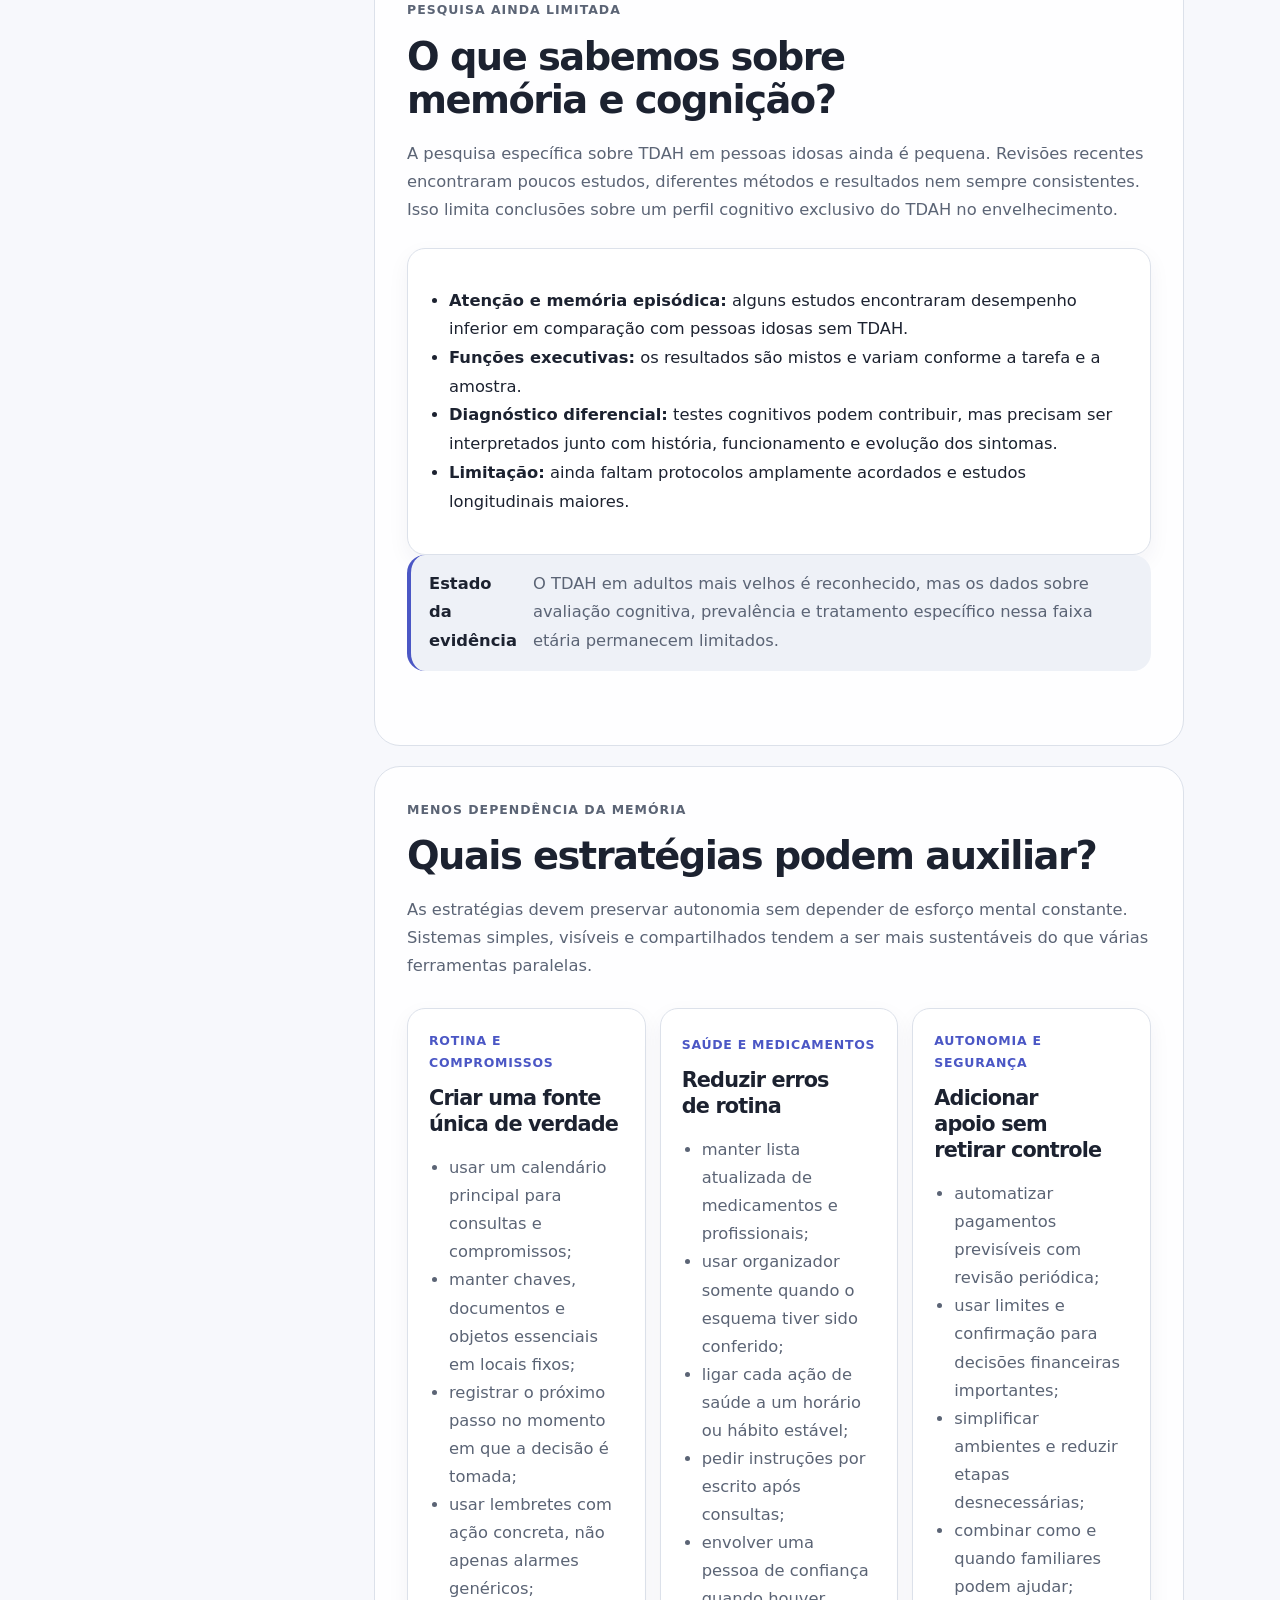
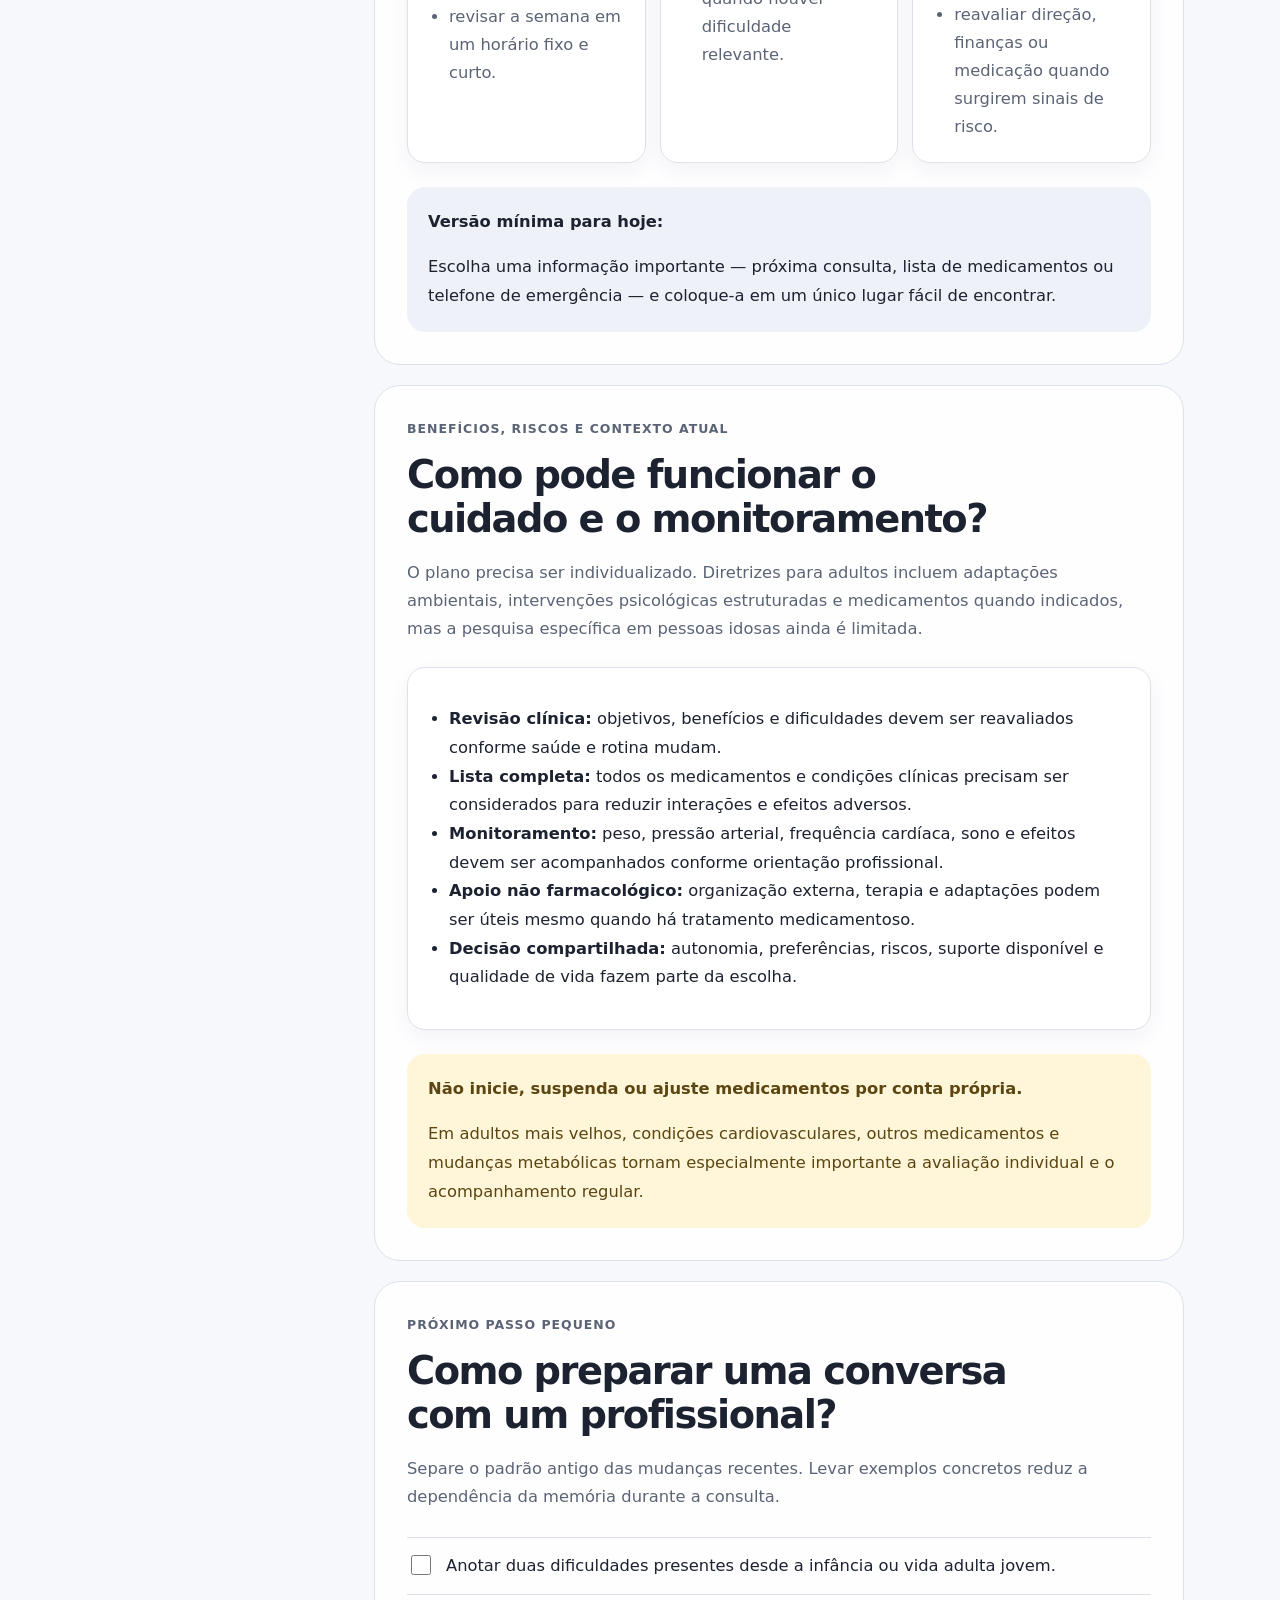
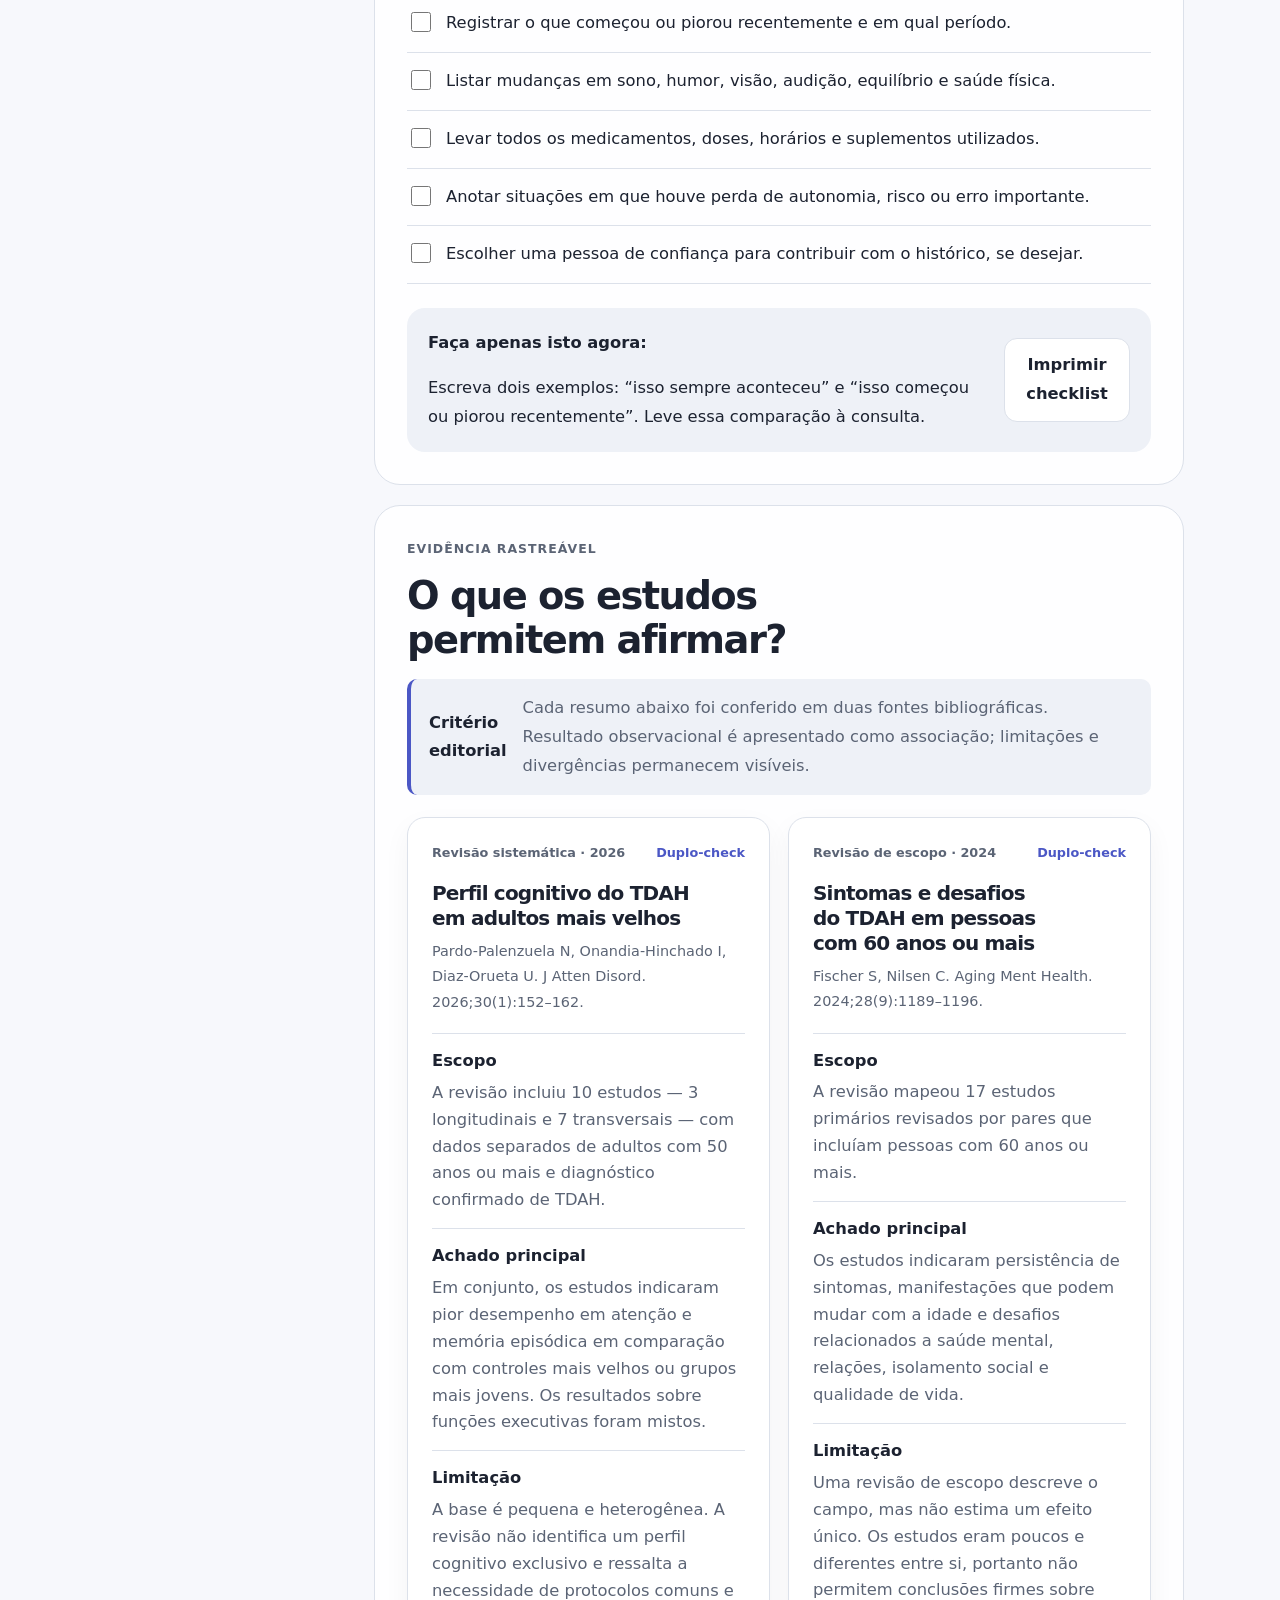
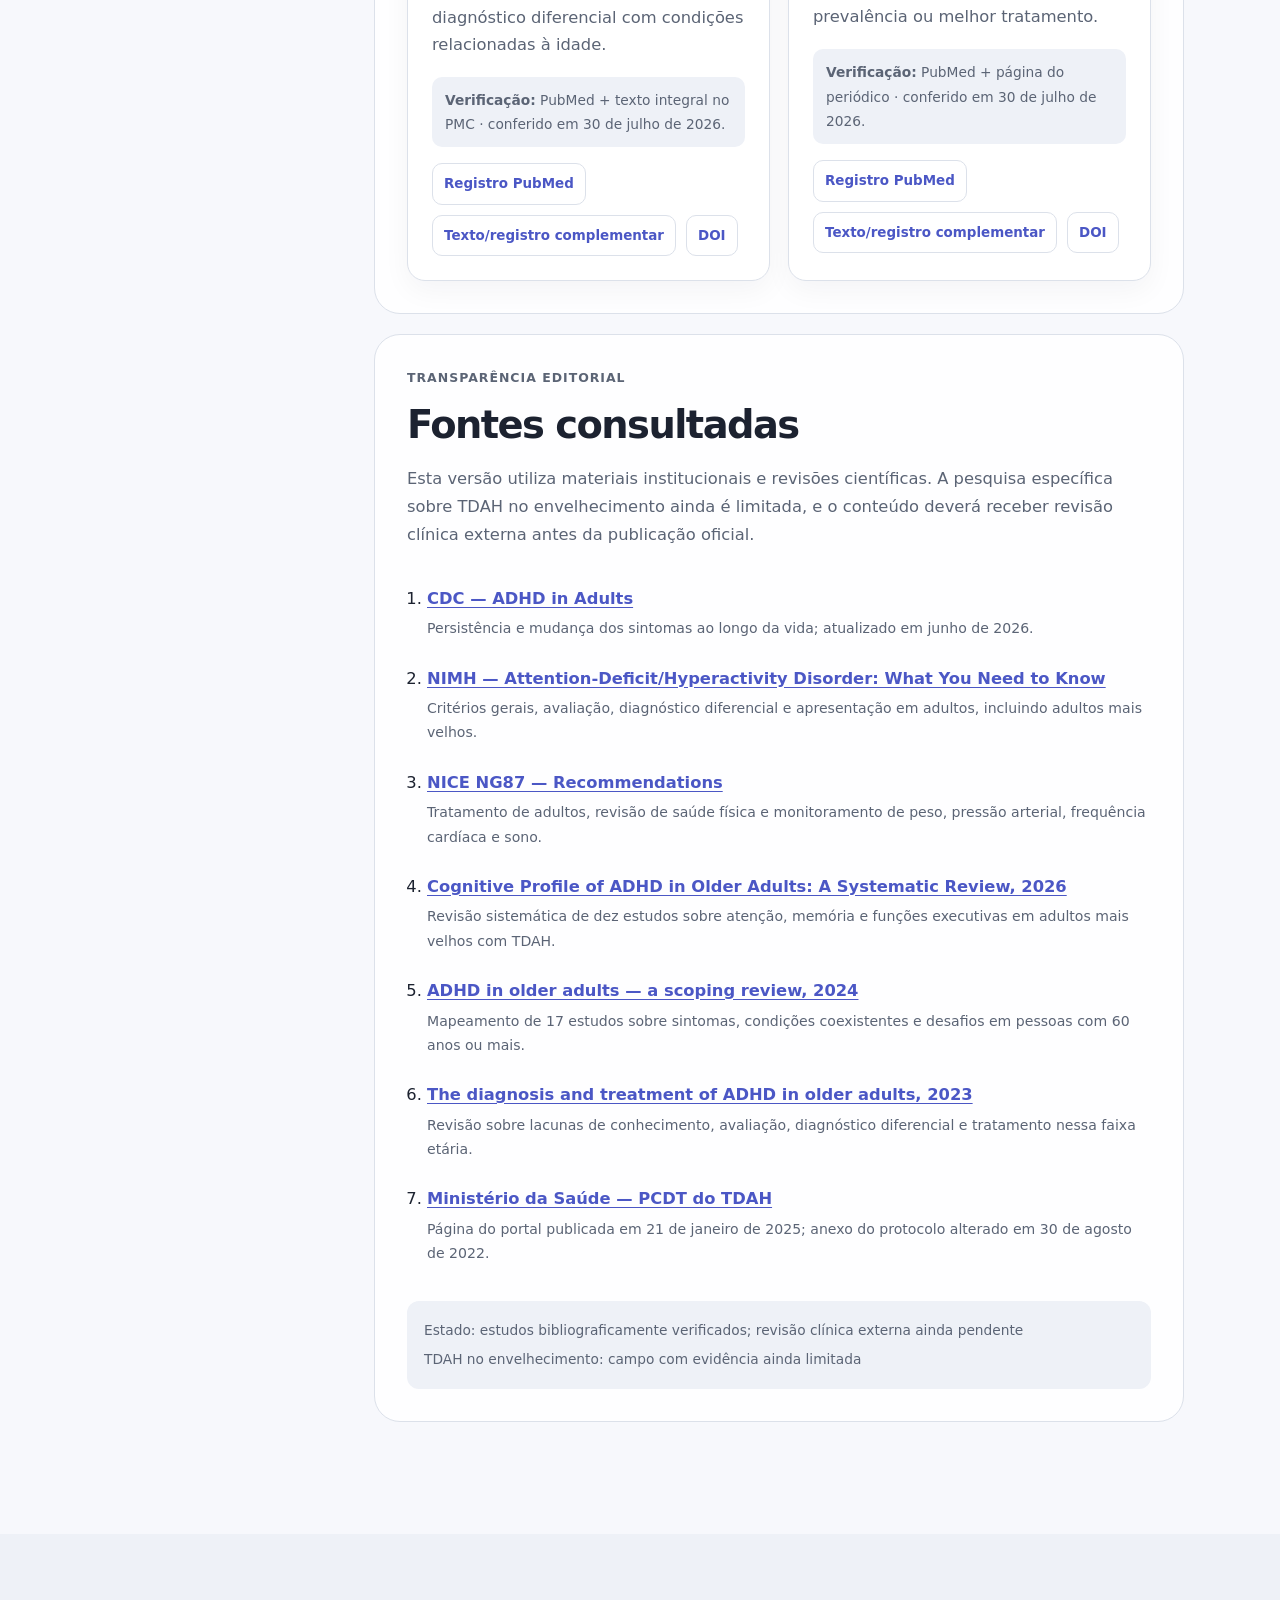
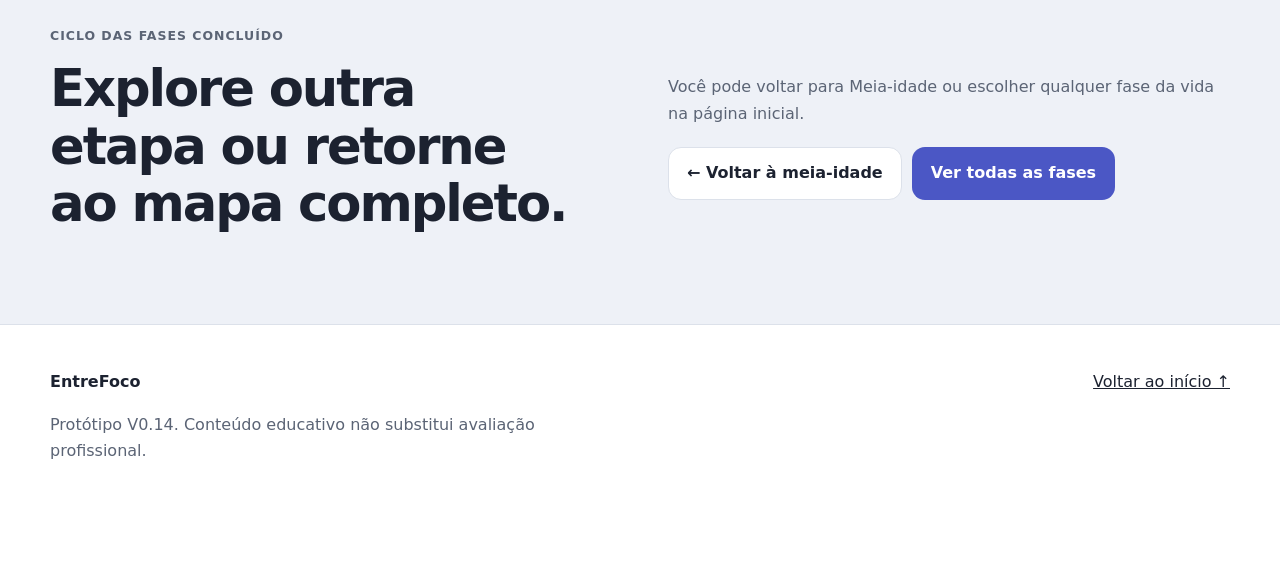
<file: fases/envelhecimento.html>
<!DOCTYPE html>

<html data-version="0.14" lang="pt-BR">
<head>
<meta charset="utf-8"/>
<meta content="width=device-width, initial-scale=1.0" name="viewport"/>
<meta content="Como o TDAH pode aparecer, ser avaliado e acompanhado no envelhecimento, com atenção a memória, diagnóstico diferencial, autonomia, saúde, medicamentos e estratégias de apoio." name="description"/>
<meta content="#f7f8fc" name="theme-color"/>
<title>TDAH no envelhecimento — EntreFoco</title>
<link href="../styles.css?v=0.14" rel="stylesheet"/>
</head>
<body class="article-page">
<div aria-label="Início da página" id="topo" tabindex="-1"></div>
<a class="skip-link" href="#conteudo">Pular para o conteúdo</a>
<header class="site-header" data-focus-dim="">
<div class="container header-inner">
<a aria-label="EntreFoco — voltar à página inicial" class="brand" href="../index.html">
<span aria-hidden="true" class="brand-mark">◉</span>
<span>EntreFoco</span>
</a>
<nav aria-label="Navegação principal" class="main-nav"><a href="../index.html#agora">Ajuda agora</a>
<a aria-current="page" href="../index.html#fases">Fases da vida</a>
<a href="../index.html#pesquisas">Pesquisas</a>
<a href="../evidencias.html">Evidências</a>
<a href="../index.html#acolhimento">Acolhimento</a></nav>
<button aria-controls="mobileMenu" aria-expanded="false" aria-label="Abrir menu" class="icon-button" id="menuButton" type="button">
<span aria-hidden="true">☰</span>
</button>
</div>
<nav aria-label="Navegação móvel" class="mobile-menu" hidden="" id="mobileMenu"><a href="../index.html#agora">Ajuda agora</a>
<a aria-current="page" href="../index.html#fases">Fases da vida</a>
<a href="../index.html#pesquisas">Pesquisas</a>
<a href="../evidencias.html">Evidências</a>
<a href="../index.html#acolhimento">Acolhimento</a></nav>
</header>
<div class="focus-status" hidden="" id="focusStatus" role="status">
<span id="focusStatusText">Modo foco ativo: artigo em destaque.</span>
<button id="exitFocus" type="button">Sair do foco</button>
</div>
<div class="reading-tools">
<button aria-controls="readingToolsPanel" aria-expanded="false" class="reading-tools-toggle" id="readingToolsToggle" type="button">
<span aria-hidden="true">⚙</span>
<span>Leitura</span>
</button>
<aside aria-label="Ferramentas de leitura" class="reading-tools-panel" hidden="" id="readingToolsPanel">
<div class="tools-heading">
<strong>Ferramentas de leitura</strong>
<button aria-label="Fechar ferramentas de leitura" class="panel-close" id="closeReadingTools" type="button">×</button>
</div>
<button aria-pressed="false" id="focusToggle" type="button">Modo foco</button>
<p class="tool-hint" id="focusHint">Destaca o artigo e reduz os elementos ao redor.</p>

<div class="speech-tools" id="speechTools">
  <strong class="speech-tools-title">Leitura em voz alta</strong>
  <div class="speech-actions" role="group" aria-label="Controles de leitura em voz alta">
    <button type="button" id="speechStart">Ouvir esta página</button>
    <button type="button" id="speechPause" aria-pressed="false" disabled>Pausar</button>
    <button type="button" id="speechStop" disabled>Parar</button>
  </div>
  <div class="speech-rate-row">
    <label for="speechRate">Velocidade</label>
    <select id="speechRate" aria-describedby="speechVoiceStatus">
      <option value="0.75">0,75×</option>
      <option value="1" selected>1×</option>
      <option value="1.25">1,25×</option>
      <option value="1.5">1,5×</option>
    </select>
  </div>
  <p class="tool-hint" id="speechVoiceStatus">A voz em português será selecionada automaticamente.</p>
  <p class="speech-status" id="speechStatus" role="status" aria-live="polite">Leitura parada.</p>
  <p class="tool-hint">Este apoio não substitui NVDA, VoiceOver, TalkBack ou outro leitor de tela.</p>
</div>
<div aria-label="Tamanho do texto" class="tool-group" role="group">
<button aria-label="Diminuir tamanho do texto" id="fontDecrease" type="button">A−</button>
<output aria-live="polite" id="fontScaleStatus">100%</output>
<button aria-label="Aumentar tamanho do texto" id="fontIncrease" type="button">A+</button>
</div>
<button aria-pressed="false" id="themeToggle" type="button">Tema escuro</button>
<button id="resetReading" type="button">Restaurar padrão</button>
</aside>
</div>
<main id="conteudo">
<section aria-labelledby="pageTitle" class="article-hero section-shell" data-focus-dim="">
<div class="container">
<nav aria-label="Caminho da página" class="breadcrumb">
<a href="../index.html">Início</a>
<span aria-hidden="true">/</span>
<a href="../index.html#fases">Fases da vida</a>
<span aria-hidden="true">/</span>
<span aria-current="page">Envelhecimento</span>
</nav>
<div class="article-hero-grid">
<div>
<p class="eyebrow">TDAH ao longo da vida · Envelhecimento</p>
<h1 id="pageTitle">Memória, saúde e autonomia precisam ser analisadas em conjunto</h1>
<p class="hero-summary">O TDAH pode continuar presente em adultos mais velhos, mas mudanças recentes de atenção ou memória exigem uma avaliação ampla, sem atribuir tudo ao envelhecimento ou ao próprio TDAH.</p>
</div>
<aside aria-label="Resumo desta página" class="article-summary-card">
<strong>Em poucos segundos</strong>
<ul>
<li>O TDAH começa na infância, mesmo quando o diagnóstico acontece somente após os 60 anos.</li>
<li>Queixas novas ou progressivas de memória precisam ser investigadas, pois podem ter outras causas.</li>
<li>O histórico ao longo da vida ajuda a diferenciar um padrão antigo de uma mudança cognitiva recente.</li>
<li>O cuidado deve considerar autonomia, sono, visão, audição, saúde física, outros medicamentos e apoio disponível.</li>
</ul>
</aside>
</div>
<div aria-label="Informações editoriais" class="article-meta">
<span>Leitura estimada: 15 minutos</span>
<span>Revisão: 30 de julho de 2026</span>
<span>Faixa editorial aproximada: 60 anos ou mais</span>
</div>
</div>
</section>
<section aria-labelledby="jumpTitle" class="article-jump-section" data-focus-dim="">
<div class="container">
<h2 class="sr-only" id="jumpTitle">Ir diretamente a uma parte da página</h2>
<nav aria-label="Nesta página" class="article-jump-grid">
<a href="#manifestacoes"><span>01</span><strong>Como pode aparecer</strong><small>Rotina, estrutura e autonomia</small></a>
<a href="#avaliacao"><span>02</span><strong>Como é avaliado</strong><small>História e funcionamento atual</small></a>
<a href="#diferencial"><span>03</span><strong>O que precisa ser diferenciado</strong><small>Mudanças antigas e recentes</small></a>
<a href="#cognicao"><span>04</span><strong>Memória e cognição</strong><small>O que a pesquisa permite dizer</small></a>
<a href="#estrategias"><span>05</span><strong>Estratégias de apoio</strong><small>Segurança e menor carga mental</small></a>
<a href="#consulta"><span>06</span><strong>Preparar uma consulta</strong><small>Organizar histórico e mudanças</small></a>
</nav>
</div>
</section>
<div class="container article-layout">
<aside aria-label="Sumário do artigo" class="article-toc" data-focus-dim="">
<strong>Nesta página</strong>
<a href="#manifestacoes">Como pode aparecer</a>
<a href="#avaliacao">Como é avaliado</a>
<a href="#diagnostico">Diagnóstico tardio</a>
<a href="#diferencial">Outras explicações</a>
<a href="#cognicao">Memória e cognição</a>
<a href="#estrategias">Estratégias de apoio</a>
<a href="#tratamento">Cuidado e monitoramento</a>
<a href="#consulta">Preparar consulta</a>
<a href="#estudos">Estudos verificados</a><a href="#fontes">Fontes</a>
<a class="back-link" href="../index.html#fases">← Voltar às fases da vida</a>
</aside>
<article class="article-content" data-focus-content="" tabindex="-1">
<div class="notice article-notice" role="note">
<strong>Ponto principal</strong>
<span>Esquecimento, distração ou dificuldade de organização no envelhecimento não confirmam TDAH. O padrão precisa ter começado na infância, enquanto mudanças novas, aceleradas ou progressivas exigem investigação clínica.</span>
</div>
<section aria-labelledby="manifestacoesTitle" class="content-section" id="manifestacoes">
<p class="eyebrow">O contexto muda novamente</p>
<h2 id="manifestacoesTitle">Como o TDAH pode aparecer no envelhecimento?</h2>
<p>Em adultos mais velhos, desatenção, inquietação e impulsividade ainda podem estar presentes. O impacto pode mudar quando a pessoa se aposenta, perde rotinas externas, assume cuidados de saúde mais complexos ou passa a depender de sistemas que antes eram administrados pelo trabalho ou por familiares.</p>
<div class="symptom-grid">
<div class="information-card">
<h3>Perda de estrutura externa</h3>
<p>Aposentadoria, mudanças de casa ou redução de compromissos fixos podem retirar horários e cobranças que antes organizavam o dia.</p>
</div>
<div class="information-card">
<h3>Saúde e tarefas administrativas</h3>
<p>Consultas, exames, receitas, documentos e diferentes horários de tratamento podem aumentar o número de tarefas que dependem de planejamento e memória de trabalho.</p>
</div>
<div class="information-card">
<h3>Autonomia e relações</h3>
<p>Esquecimentos, decisões impulsivas ou atrasos podem gerar conflitos, vergonha ou receio de perder autonomia, mesmo quando a pessoa mantém muitas capacidades preservadas.</p>
</div>
</div>
<div class="key-point">
<strong>Uma dificuldade antiga pode ficar mais visível quando o apoio muda.</strong>
<p>A pessoa pode ter funcionado por décadas com rotinas rígidas, ajuda do parceiro, trabalho estruturado ou estratégias próprias. A perda desses apoios pode revelar um padrão anterior, mas não explica automaticamente toda mudança atual.</p>
</div>
</section>
<section aria-labelledby="avaliacaoTitle" class="content-section" id="avaliacao">
<p class="eyebrow">Olhar para a vida inteira</p>
<h2 id="avaliacaoTitle">Como é realizada a avaliação?</h2>
<p>A avaliação procura saber se existe um padrão persistente desde a infância e como ele interfere hoje. Ao mesmo tempo, investiga condições médicas, emocionais, sensoriais, cognitivas e medicamentosas que podem produzir ou intensificar sintomas semelhantes.</p>
<ol class="process-list">
<li><span>1</span><div><strong>Reconstruir o histórico</strong><p>Relatos sobre escola, trabalho, finanças, relacionamentos, direção, organização e tarefas domésticas ajudam a identificar padrões anteriores aos 12 anos.</p></div></li>
<li><span>2</span><div><strong>Ouvir pessoas de confiança</strong><p>Com autorização, familiares, parceiros ou pessoas próximas podem contribuir com exemplos de diferentes períodos e ambientes.</p></div></li>
<li><span>3</span><div><strong>Descrever o funcionamento atual</strong><p>O profissional avalia impacto sobre autonomia, segurança, rotina de saúde, compromissos, relações, finanças e qualidade de vida.</p></div></li>
<li><span>4</span><div><strong>Investigar mudanças recentes</strong><p>É importante registrar quando a dificuldade começou, se está piorando e se houve alterações de sono, humor, saúde, visão, audição ou medicamentos.</p></div></li>
<li><span>5</span><div><strong>Usar instrumentos como apoio</strong><p>Entrevistas, escalas e avaliação cognitiva podem ajudar, mas nenhum teste isolado confirma ou exclui TDAH.</p></div></li>
</ol>
</section>
<section aria-labelledby="diagnosticoTitle" class="content-section" id="diagnostico">
<p class="eyebrow">Diagnóstico tardio não é início tardio</p>
<h2 id="diagnosticoTitle">O TDAH pode ser diagnosticado após os 60 anos?</h2>
<p>Sim. Uma pessoa pode chegar ao envelhecimento sem diagnóstico anterior. No entanto, os critérios continuam exigindo sinais iniciados na infância, presentes em diferentes contextos e associados a prejuízo ou dificuldade funcional.</p>
<div class="information-card wide-card">
<ul>
<li><strong>Início:</strong> alguns sinais precisam ter existido antes dos 12 anos.</li>
<li><strong>Persistência:</strong> o padrão não deve ser explicado apenas por um período recente.</li>
<li><strong>Contextos:</strong> as dificuldades precisam aparecer em mais de uma área da vida.</li>
<li><strong>Impacto:</strong> deve haver interferência relevante no funcionamento cotidiano.</li>
<li><strong>Diferenciação:</strong> outras causas precisam ser consideradas antes da conclusão.</li>
</ul>
</div>
<div class="safety-note">
<strong>Mudanças recentes não devem ser normalizadas nem autodiagnosticadas.</strong>
<p>Confusão súbita, perda rápida de habilidades, desorientação, mudanças neurológicas, quedas recorrentes ou dificuldade nova para tarefas antes dominadas precisam de avaliação médica.</p>
</div>
</section>
<section aria-labelledby="diferencialTitle" class="content-section" id="diferencial">
<p class="eyebrow">Sintomas parecidos, causas diferentes</p>
<h2 id="diferencialTitle">O que precisa ser diferenciado?</h2>
<p>A avaliação não deve escolher entre “TDAH” e “envelhecimento” de forma simplista. Condições podem coexistir, e uma mudança recente pode se somar a dificuldades antigas.</p>
<div class="symptom-grid">
<div class="information-card">
<h3>Sono, humor e estresse</h3>
<p>Insônia, apneia do sono, ansiedade, depressão, luto e sobrecarga podem afetar atenção, memória, motivação e velocidade de processamento.</p>
</div>
<div class="information-card">
<h3>Saúde e medicamentos</h3>
<p>Condições clínicas, dor, efeitos adversos, interações e uso de vários medicamentos podem modificar energia, alerta e funcionamento cognitivo.</p>
</div>
<div class="information-card">
<h3>Alterações cognitivas</h3>
<p>Comprometimento cognitivo leve e demências exigem avaliação específica, principalmente quando há piora progressiva ou perda de habilidades previamente consolidadas.</p>
</div>
</div>
<div class="key-point">
<strong>A linha do tempo é uma das informações mais úteis.</strong>
<p>No TDAH, costuma existir um padrão antigo de organização, atenção ou impulsividade. Em condições neurocognitivas, pode haver declínio em relação ao funcionamento anterior, embora a diferenciação nem sempre seja simples.</p>
</div>
</section>
<section aria-labelledby="cognicaoTitle" class="content-section" id="cognicao">
<p class="eyebrow">Pesquisa ainda limitada</p>
<h2 id="cognicaoTitle">O que sabemos sobre memória e cognição?</h2>
<p>A pesquisa específica sobre TDAH em pessoas idosas ainda é pequena. Revisões recentes encontraram poucos estudos, diferentes métodos e resultados nem sempre consistentes. Isso limita conclusões sobre um perfil cognitivo exclusivo do TDAH no envelhecimento.</p>
<div class="information-card wide-card">
<ul>
<li><strong>Atenção e memória episódica:</strong> alguns estudos encontraram desempenho inferior em comparação com pessoas idosas sem TDAH.</li>
<li><strong>Funções executivas:</strong> os resultados são mistos e variam conforme a tarefa e a amostra.</li>
<li><strong>Diagnóstico diferencial:</strong> testes cognitivos podem contribuir, mas precisam ser interpretados junto com história, funcionamento e evolução dos sintomas.</li>
<li><strong>Limitação:</strong> ainda faltam protocolos amplamente acordados e estudos longitudinais maiores.</li>
</ul>
</div>
<div class="notice article-notice" role="note">
<strong>Estado da evidência</strong>
<span>O TDAH em adultos mais velhos é reconhecido, mas os dados sobre avaliação cognitiva, prevalência e tratamento específico nessa faixa etária permanecem limitados.</span>
</div>
</section>
<section aria-labelledby="estrategiasTitle" class="content-section" id="estrategias">
<p class="eyebrow">Menos dependência da memória</p>
<h2 id="estrategiasTitle">Quais estratégias podem auxiliar?</h2>
<p>As estratégias devem preservar autonomia sem depender de esforço mental constante. Sistemas simples, visíveis e compartilhados tendem a ser mais sustentáveis do que várias ferramentas paralelas.</p>
<div class="strategy-grid">
<div class="strategy-card">
<span>Rotina e compromissos</span>
<h3>Criar uma fonte única de verdade</h3>
<ul>
<li>usar um calendário principal para consultas e compromissos;</li>
<li>manter chaves, documentos e objetos essenciais em locais fixos;</li>
<li>registrar o próximo passo no momento em que a decisão é tomada;</li>
<li>usar lembretes com ação concreta, não apenas alarmes genéricos;</li>
<li>revisar a semana em um horário fixo e curto.</li>
</ul>
</div>
<div class="strategy-card">
<span>Saúde e medicamentos</span>
<h3>Reduzir erros de rotina</h3>
<ul>
<li>manter lista atualizada de medicamentos e profissionais;</li>
<li>usar organizador somente quando o esquema tiver sido conferido;</li>
<li>ligar cada ação de saúde a um horário ou hábito estável;</li>
<li>pedir instruções por escrito após consultas;</li>
<li>envolver uma pessoa de confiança quando houver dificuldade relevante.</li>
</ul>
</div>
<div class="strategy-card">
<span>Autonomia e segurança</span>
<h3>Adicionar apoio sem retirar controle</h3>
<ul>
<li>automatizar pagamentos previsíveis com revisão periódica;</li>
<li>usar limites e confirmação para decisões financeiras importantes;</li>
<li>simplificar ambientes e reduzir etapas desnecessárias;</li>
<li>combinar como e quando familiares podem ajudar;</li>
<li>reavaliar direção, finanças ou medicação quando surgirem sinais de risco.</li>
</ul>
</div>
</div>
<div class="next-step-box">
<div>
<strong>Versão mínima para hoje:</strong>
<p>Escolha uma informação importante — próxima consulta, lista de medicamentos ou telefone de emergência — e coloque-a em um único lugar fácil de encontrar.</p>
</div>
</div>
</section>
<section aria-labelledby="tratamentoTitle" class="content-section" id="tratamento">
<p class="eyebrow">Benefícios, riscos e contexto atual</p>
<h2 id="tratamentoTitle">Como pode funcionar o cuidado e o monitoramento?</h2>
<p>O plano precisa ser individualizado. Diretrizes para adultos incluem adaptações ambientais, intervenções psicológicas estruturadas e medicamentos quando indicados, mas a pesquisa específica em pessoas idosas ainda é limitada.</p>
<div class="information-card wide-card">
<ul>
<li><strong>Revisão clínica:</strong> objetivos, benefícios e dificuldades devem ser reavaliados conforme saúde e rotina mudam.</li>
<li><strong>Lista completa:</strong> todos os medicamentos e condições clínicas precisam ser considerados para reduzir interações e efeitos adversos.</li>
<li><strong>Monitoramento:</strong> peso, pressão arterial, frequência cardíaca, sono e efeitos devem ser acompanhados conforme orientação profissional.</li>
<li><strong>Apoio não farmacológico:</strong> organização externa, terapia e adaptações podem ser úteis mesmo quando há tratamento medicamentoso.</li>
<li><strong>Decisão compartilhada:</strong> autonomia, preferências, riscos, suporte disponível e qualidade de vida fazem parte da escolha.</li>
</ul>
</div>
<div class="safety-note">
<strong>Não inicie, suspenda ou ajuste medicamentos por conta própria.</strong>
<p>Em adultos mais velhos, condições cardiovasculares, outros medicamentos e mudanças metabólicas tornam especialmente importante a avaliação individual e o acompanhamento regular.</p>
</div>
</section>
<section aria-labelledby="consultaTitle" class="content-section" id="consulta">
<p class="eyebrow">Próximo passo pequeno</p>
<h2 id="consultaTitle">Como preparar uma conversa com um profissional?</h2>
<p>Separe o padrão antigo das mudanças recentes. Levar exemplos concretos reduz a dependência da memória durante a consulta.</p>
<ul class="consultation-checklist">
<li><input id="old-check1" type="checkbox"/><label for="old-check1">Anotar duas dificuldades presentes desde a infância ou vida adulta jovem.</label></li>
<li><input id="old-check2" type="checkbox"/><label for="old-check2">Registrar o que começou ou piorou recentemente e em qual período.</label></li>
<li><input id="old-check3" type="checkbox"/><label for="old-check3">Listar mudanças em sono, humor, visão, audição, equilíbrio e saúde física.</label></li>
<li><input id="old-check4" type="checkbox"/><label for="old-check4">Levar todos os medicamentos, doses, horários e suplementos utilizados.</label></li>
<li><input id="old-check5" type="checkbox"/><label for="old-check5">Anotar situações em que houve perda de autonomia, risco ou erro importante.</label></li>
<li><input id="old-check6" type="checkbox"/><label for="old-check6">Escolher uma pessoa de confiança para contribuir com o histórico, se desejar.</label></li>
</ul>
<div class="next-step-box">
<div>
<strong>Faça apenas isto agora:</strong>
<p>Escreva dois exemplos: “isso sempre aconteceu” e “isso começou ou piorou recentemente”. Leve essa comparação à consulta.</p>
</div>
<button class="button button-secondary" id="printChecklist" type="button">Imprimir checklist</button>
</div>
</section>
<section class="content-section studies-section" id="estudos">
<p class="eyebrow">Evidência rastreável</p>
<h2>O que os estudos permitem afirmar?</h2>
<div class="notice evidence-method" role="note">
<strong>Critério editorial</strong>
<span>Cada resumo abaixo foi conferido em duas fontes bibliográficas. Resultado observacional é apresentado como associação; limitações e divergências permanecem visíveis.</span>
</div>
<div class="study-grid"><article class="study-card">
<div class="study-meta"><span>Revisão sistemática · 2026</span><span class="verification-badge">Duplo-check</span></div>
<h3>Perfil cognitivo do TDAH em adultos mais velhos</h3>
<p class="study-citation">Pardo-Palenzuela N, Onandia-Hinchado I, Diaz-Orueta U. J Atten Disord. 2026;30(1):152–162.</p>
<dl class="study-facts">
<div><dt>Escopo</dt><dd>A revisão incluiu 10 estudos — 3 longitudinais e 7 transversais — com dados separados de adultos com 50 anos ou mais e diagnóstico confirmado de TDAH.</dd></div>
<div><dt>Achado principal</dt><dd>Em conjunto, os estudos indicaram pior desempenho em atenção e memória episódica em comparação com controles mais velhos ou grupos mais jovens. Os resultados sobre funções executivas foram mistos.</dd></div>
<div><dt>Limitação</dt><dd>A base é pequena e heterogênea. A revisão não identifica um perfil cognitivo exclusivo e ressalta a necessidade de protocolos comuns e diagnóstico diferencial com condições relacionadas à idade.</dd></div>
</dl>
<p class="study-check"><strong>Verificação:</strong> PubMed + texto integral no PMC · conferido em 30 de julho de 2026.</p>
<div class="study-links">
<a href="https://pubmed.ncbi.nlm.nih.gov/41146423/" rel="noopener noreferrer" target="_blank">Registro PubMed</a>
<a href="https://pmc.ncbi.nlm.nih.gov/articles/PMC12686184/" rel="noopener noreferrer" target="_blank">Texto/registro complementar</a>
<a href="https://doi.org/10.1177/10870547251385758" rel="noopener noreferrer" target="_blank">DOI</a>
</div>
</article><article class="study-card">
<div class="study-meta"><span>Revisão de escopo · 2024</span><span class="verification-badge">Duplo-check</span></div>
<h3>Sintomas e desafios do TDAH em pessoas com 60 anos ou mais</h3>
<p class="study-citation">Fischer S, Nilsen C. Aging Ment Health. 2024;28(9):1189–1196.</p>
<dl class="study-facts">
<div><dt>Escopo</dt><dd>A revisão mapeou 17 estudos primários revisados por pares que incluíam pessoas com 60 anos ou mais.</dd></div>
<div><dt>Achado principal</dt><dd>Os estudos indicaram persistência de sintomas, manifestações que podem mudar com a idade e desafios relacionados a saúde mental, relações, isolamento social e qualidade de vida.</dd></div>
<div><dt>Limitação</dt><dd>Uma revisão de escopo descreve o campo, mas não estima um efeito único. Os estudos eram poucos e diferentes entre si, portanto não permitem conclusões firmes sobre prevalência ou melhor tratamento.</dd></div>
</dl>
<p class="study-check"><strong>Verificação:</strong> PubMed + página do periódico · conferido em 30 de julho de 2026.</p>
<div class="study-links">
<a href="https://pubmed.ncbi.nlm.nih.gov/38622905/" rel="noopener noreferrer" target="_blank">Registro PubMed</a>
<a href="https://www.tandfonline.com/doi/full/10.1080/13607863.2024.2339994" rel="noopener noreferrer" target="_blank">Texto/registro complementar</a>
<a href="https://doi.org/10.1080/13607863.2024.2339994" rel="noopener noreferrer" target="_blank">DOI</a>
</div>
</article></div>
</section><section aria-labelledby="fontesTitle" class="content-section sources-section" id="fontes">
<p class="eyebrow">Transparência editorial</p>
<h2 id="fontesTitle">Fontes consultadas</h2>
<p>Esta versão utiliza materiais institucionais e revisões científicas. A pesquisa específica sobre TDAH no envelhecimento ainda é limitada, e o conteúdo deverá receber revisão clínica externa antes da publicação oficial.</p>
<ol class="source-list">
<li><a href="https://www.cdc.gov/adhd/articles/adhd-across-the-lifetime.html" rel="noopener noreferrer" target="_blank">CDC — ADHD in Adults</a><span>Persistência e mudança dos sintomas ao longo da vida; atualizado em junho de 2026.</span></li>
<li><a href="https://www.nimh.nih.gov/health/publications/attention-deficit-hyperactivity-disorder-what-you-need-to-know" rel="noopener noreferrer" target="_blank">NIMH — Attention-Deficit/Hyperactivity Disorder: What You Need to Know</a><span>Critérios gerais, avaliação, diagnóstico diferencial e apresentação em adultos, incluindo adultos mais velhos.</span></li>
<li><a href="https://www.nice.org.uk/guidance/ng87/chapter/recommendations" rel="noopener noreferrer" target="_blank">NICE NG87 — Recommendations</a><span>Tratamento de adultos, revisão de saúde física e monitoramento de peso, pressão arterial, frequência cardíaca e sono.</span></li>
<li><a href="https://pubmed.ncbi.nlm.nih.gov/41146423/" rel="noopener noreferrer" target="_blank">Cognitive Profile of ADHD in Older Adults: A Systematic Review, 2026</a><span>Revisão sistemática de dez estudos sobre atenção, memória e funções executivas em adultos mais velhos com TDAH.</span></li>
<li><a href="https://pubmed.ncbi.nlm.nih.gov/38622905/" rel="noopener noreferrer" target="_blank">ADHD in older adults — a scoping review, 2024</a><span>Mapeamento de 17 estudos sobre sintomas, condições coexistentes e desafios em pessoas com 60 anos ou mais.</span></li>
<li><a href="https://pubmed.ncbi.nlm.nih.gov/37725058/" rel="noopener noreferrer" target="_blank">The diagnosis and treatment of ADHD in older adults, 2023</a><span>Revisão sobre lacunas de conhecimento, avaliação, diagnóstico diferencial e tratamento nessa faixa etária.</span></li>
<li><a href="https://www.gov.br/saude/pt-br/assuntos/pcdt/t/transtorno-do-deficit-de-atencao-com-hiperatividade-tdah/view" rel="noopener noreferrer" target="_blank">Ministério da Saúde — PCDT do TDAH</a><span>Página do portal publicada em 21 de janeiro de 2025; anexo do protocolo alterado em 30 de agosto de 2022.</span></li>
</ol>
<div class="editorial-status">
<span>Estado: estudos bibliograficamente verificados; revisão clínica externa ainda pendente</span>
<span>TDAH no envelhecimento: campo com evidência ainda limitada</span>
</div>
</section>
</article>
</div>
<section aria-labelledby="nextStageTitle" class="stage-next section-shell section-muted" data-focus-dim="">
<div class="container stage-next-grid">
<div>
<p class="eyebrow">Ciclo das fases concluído</p>
<h2 id="nextStageTitle">Explore outra etapa ou retorne ao mapa completo.</h2>
</div>
<div>
<p>Você pode voltar para Meia-idade ou escolher qualquer fase da vida na página inicial.</p>
<div class="stage-actions">
<a class="button button-secondary" href="meia-idade.html">← Voltar à meia-idade</a>
<a class="button button-primary" href="../index.html#fases">Ver todas as fases</a>
</div>
</div>
</div>
</section>
</main>
<footer class="site-footer" data-focus-dim="">
<div class="container footer-grid">
<div>
<strong>EntreFoco</strong>
<p>Protótipo V0.14. Conteúdo educativo não substitui avaliação profissional.</p>
</div>
<a href="#topo">Voltar ao início ↑</a>
</div>
</footer>
<div aria-hidden="true" class="progress-bar"><span id="readingProgress"></span></div>
<script src="../app.js?v=0.14"></script>
</body>
</html>
</file>
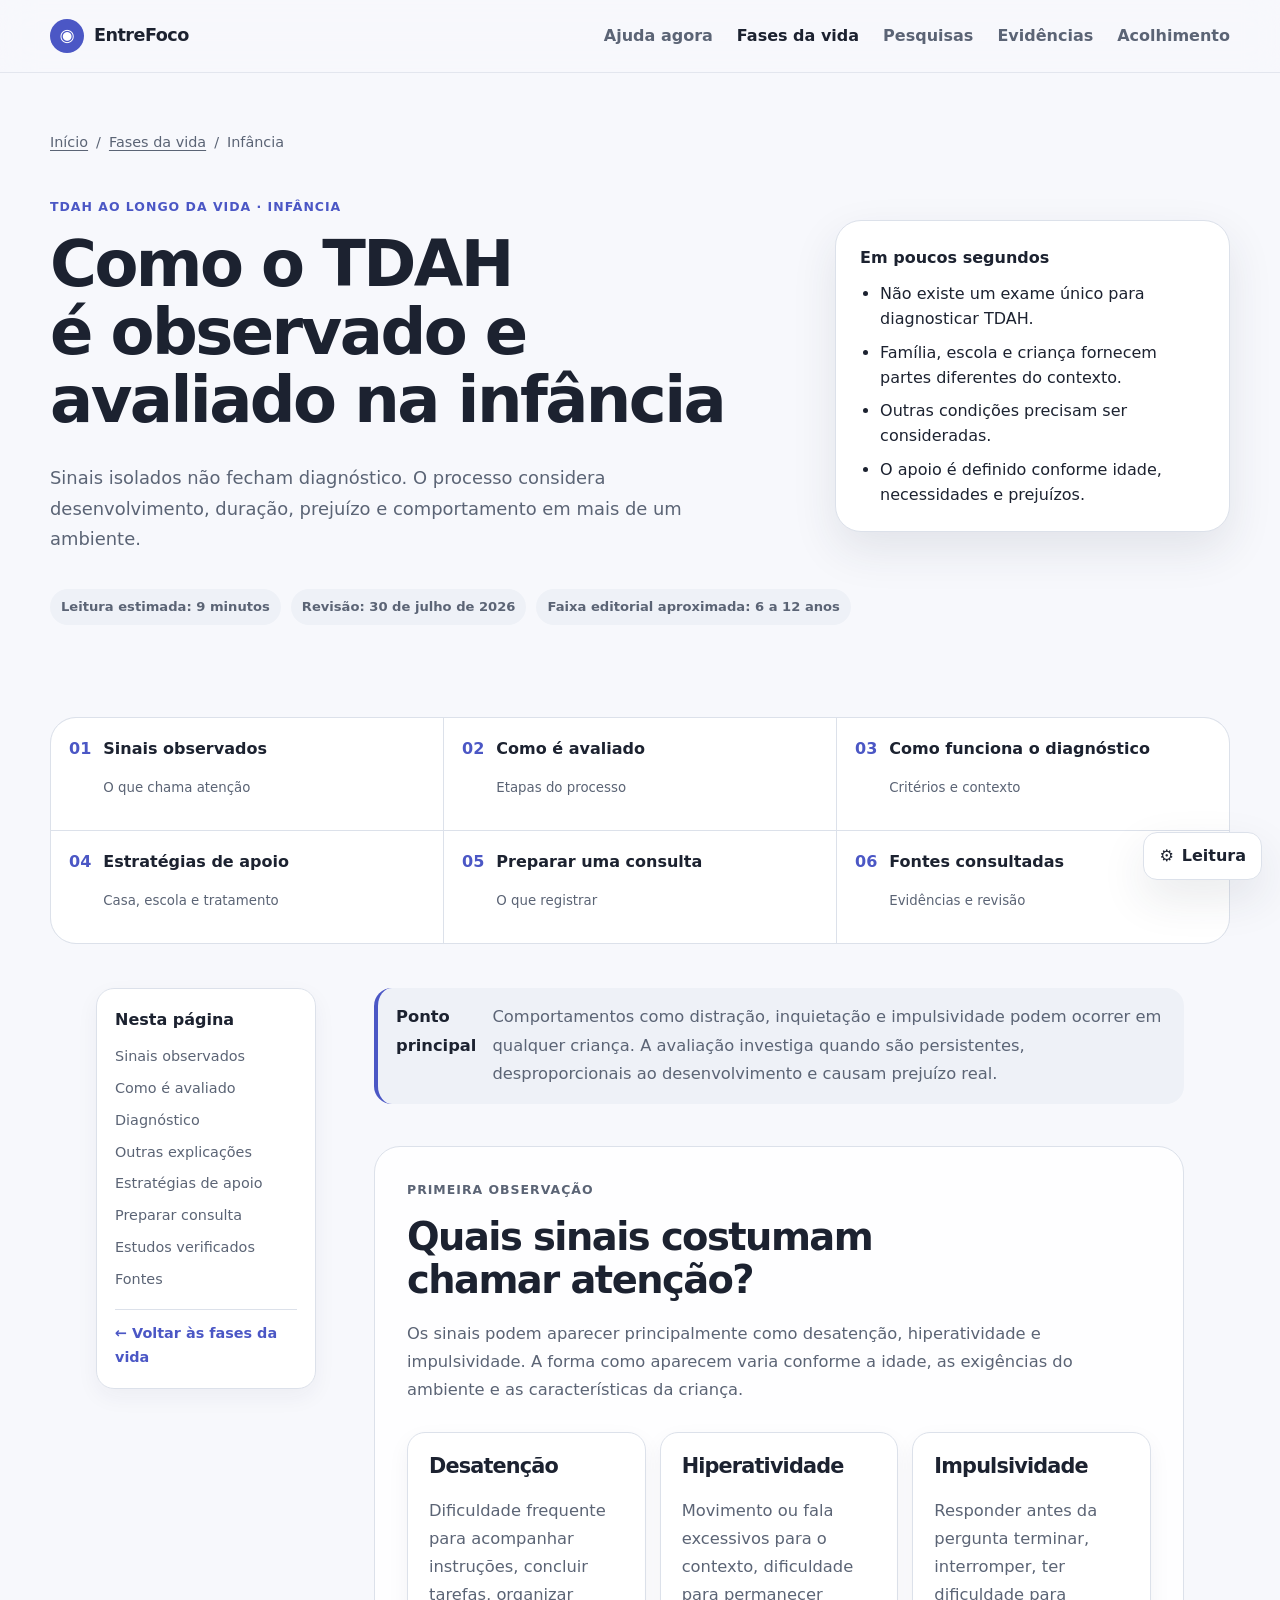
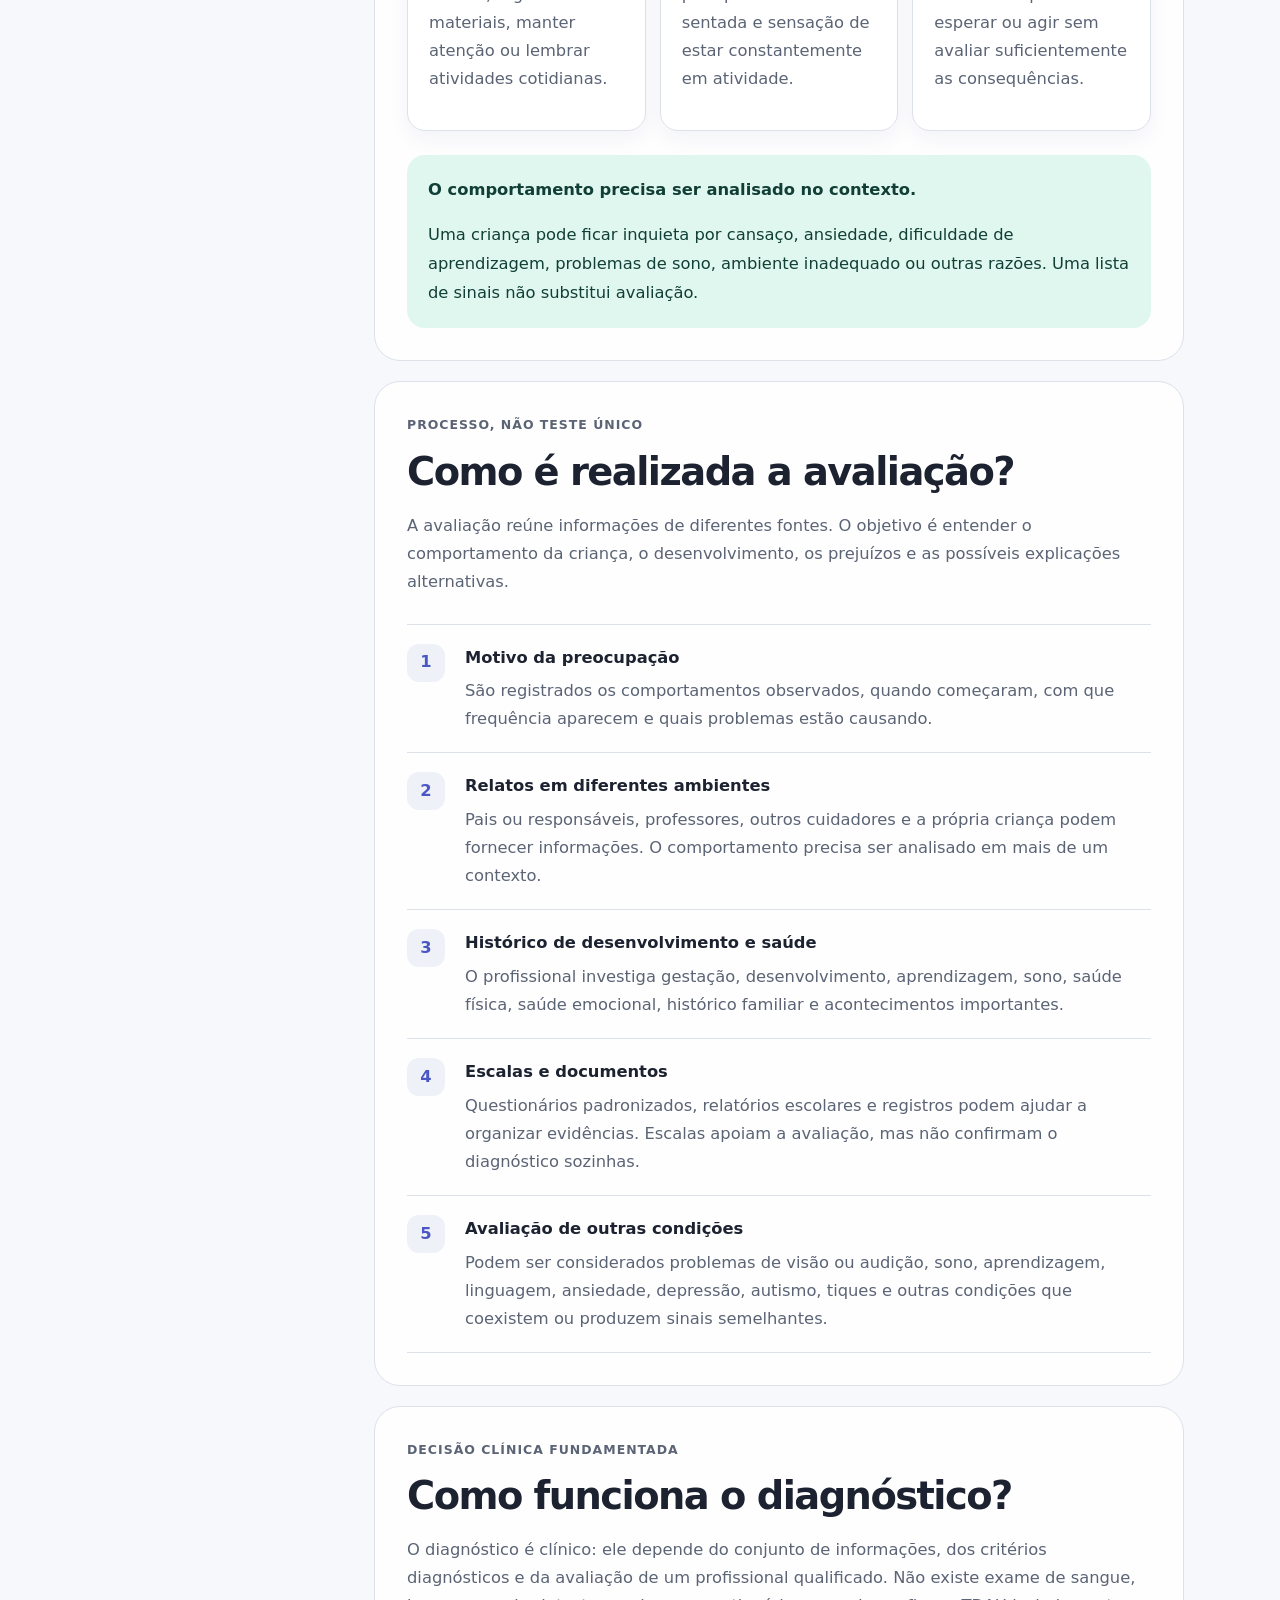
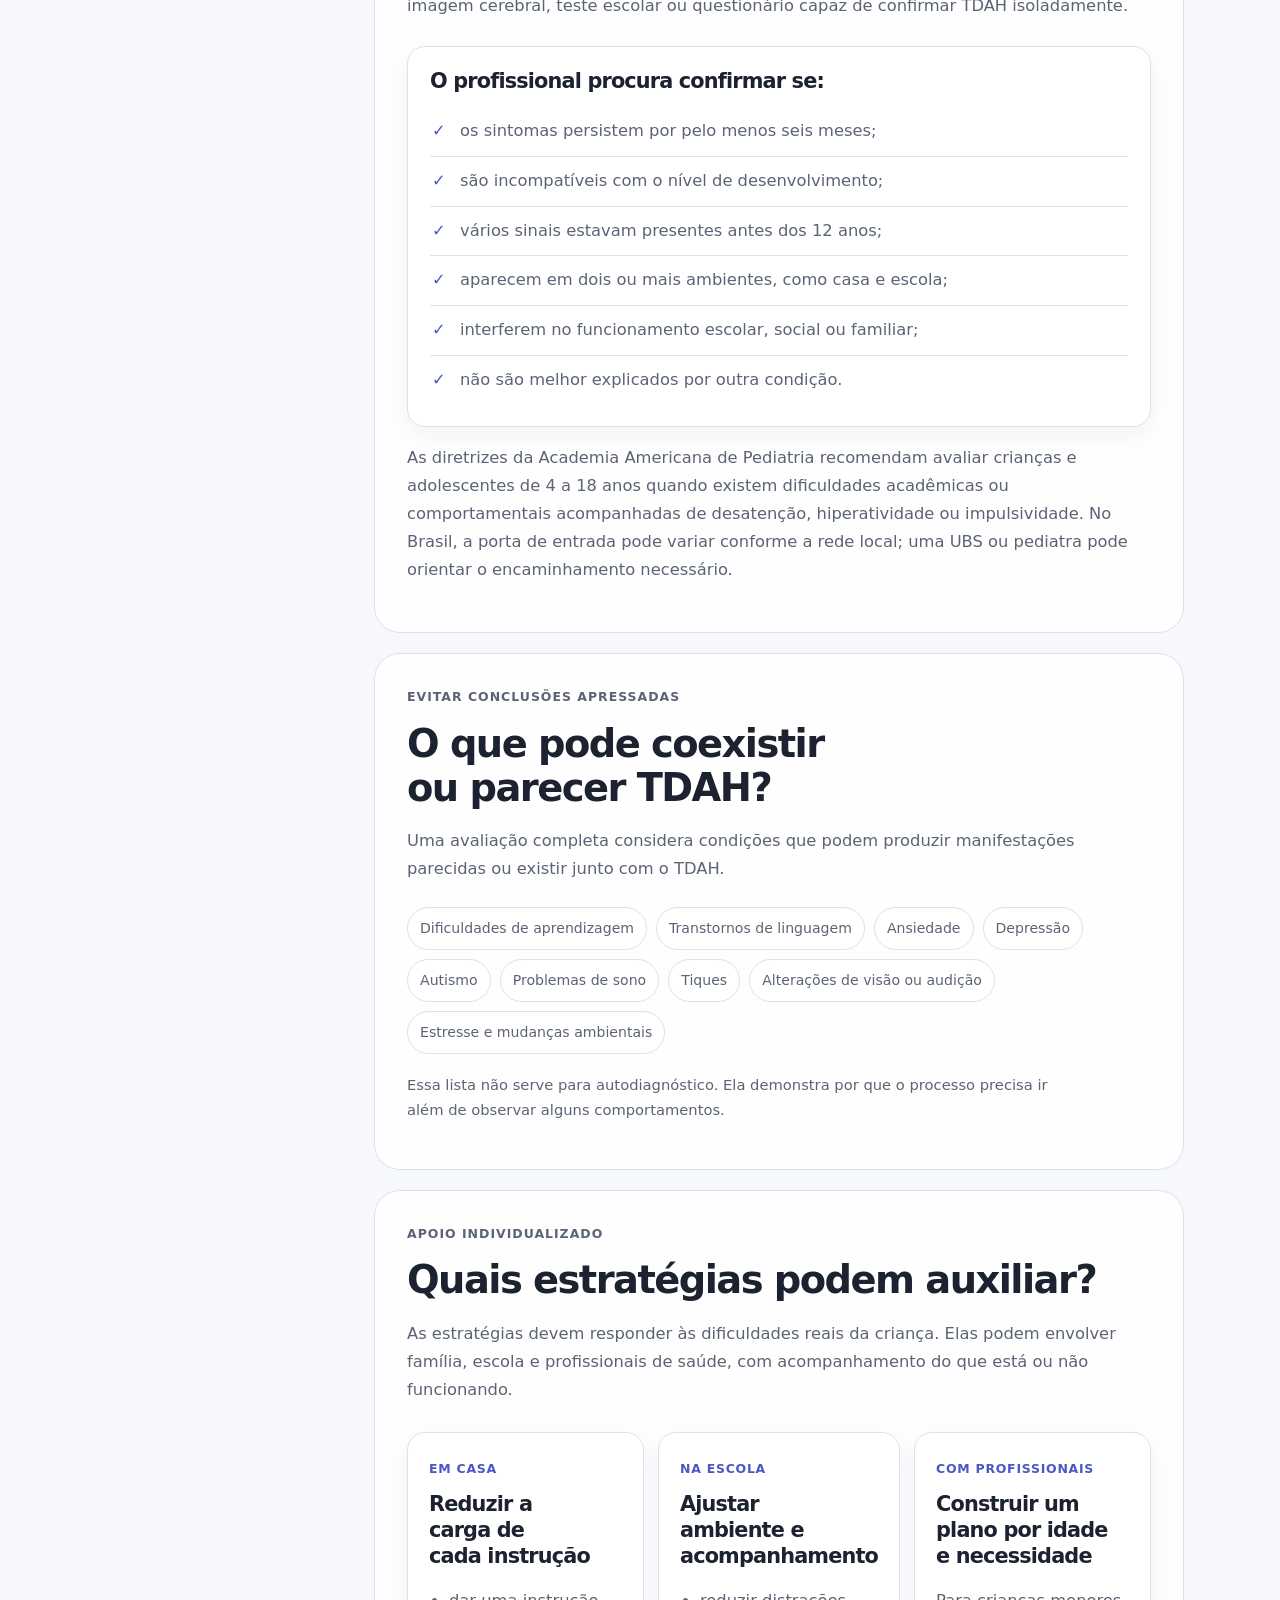
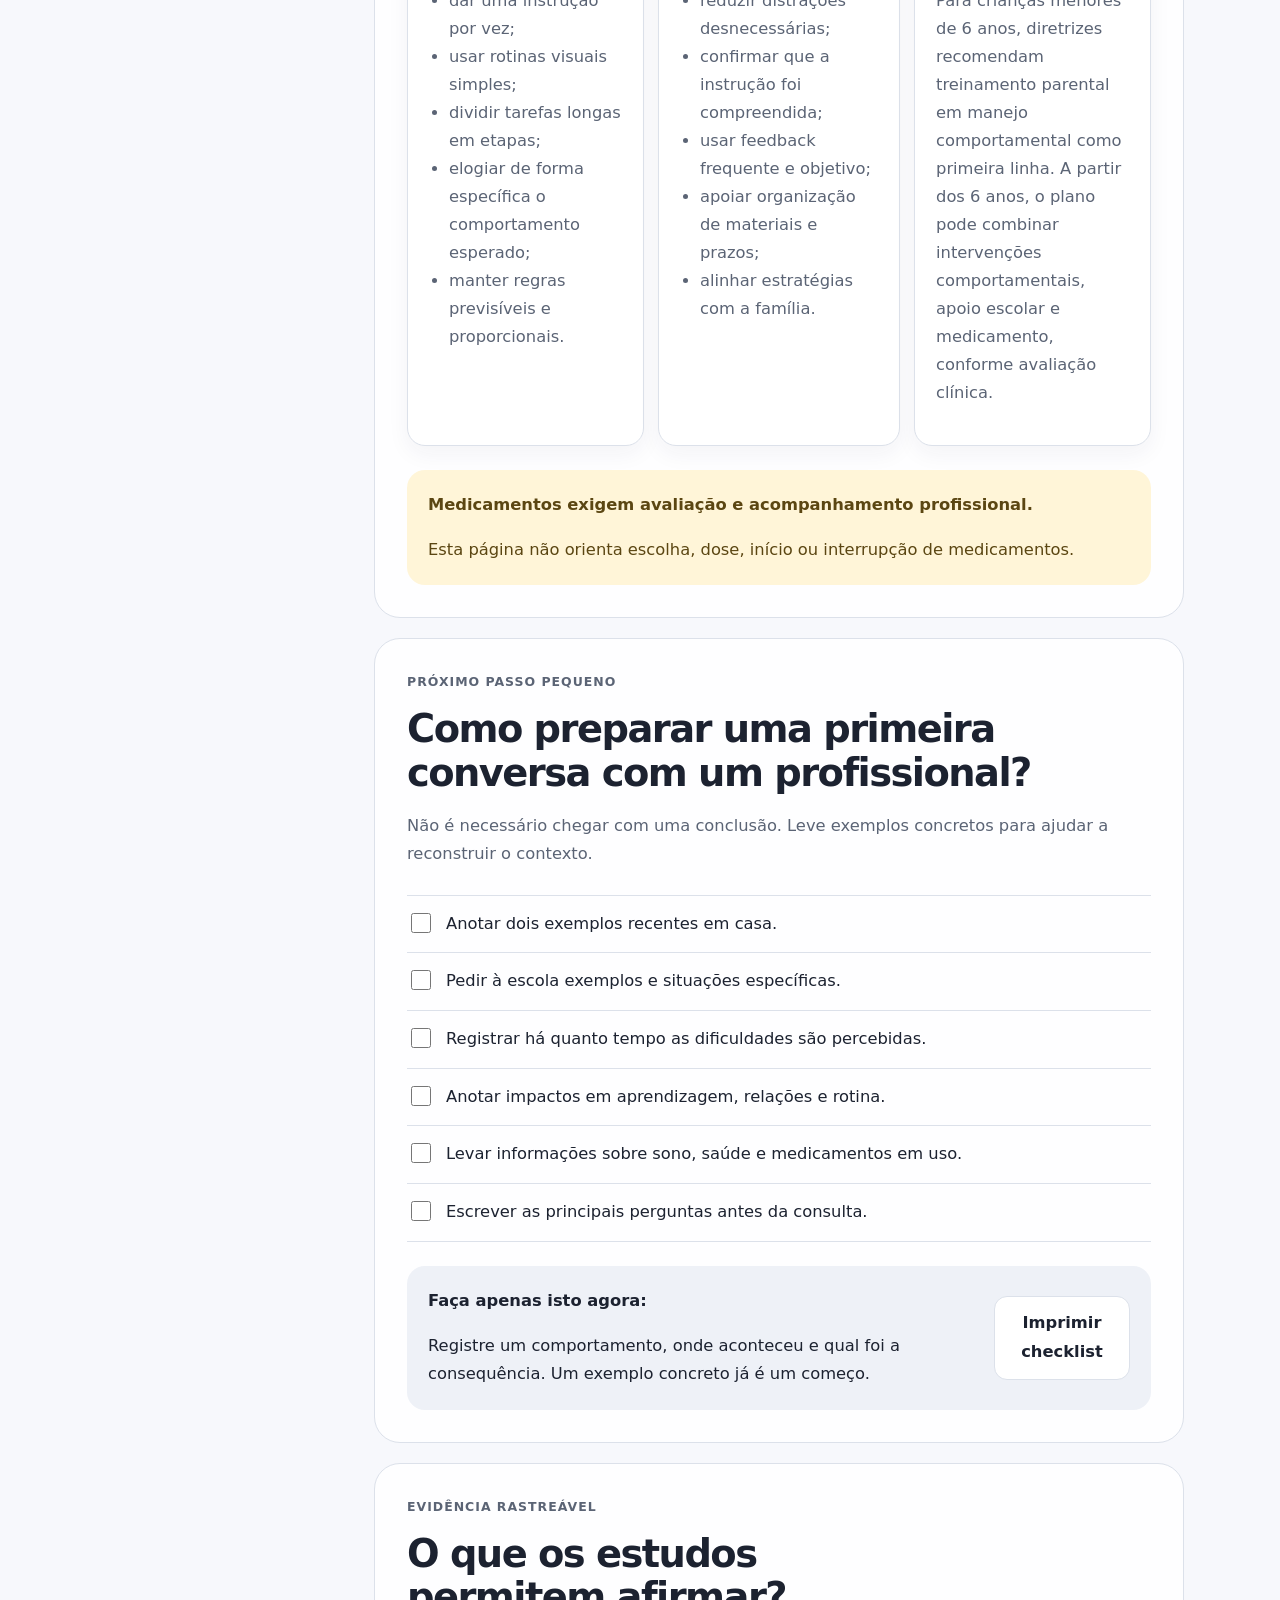
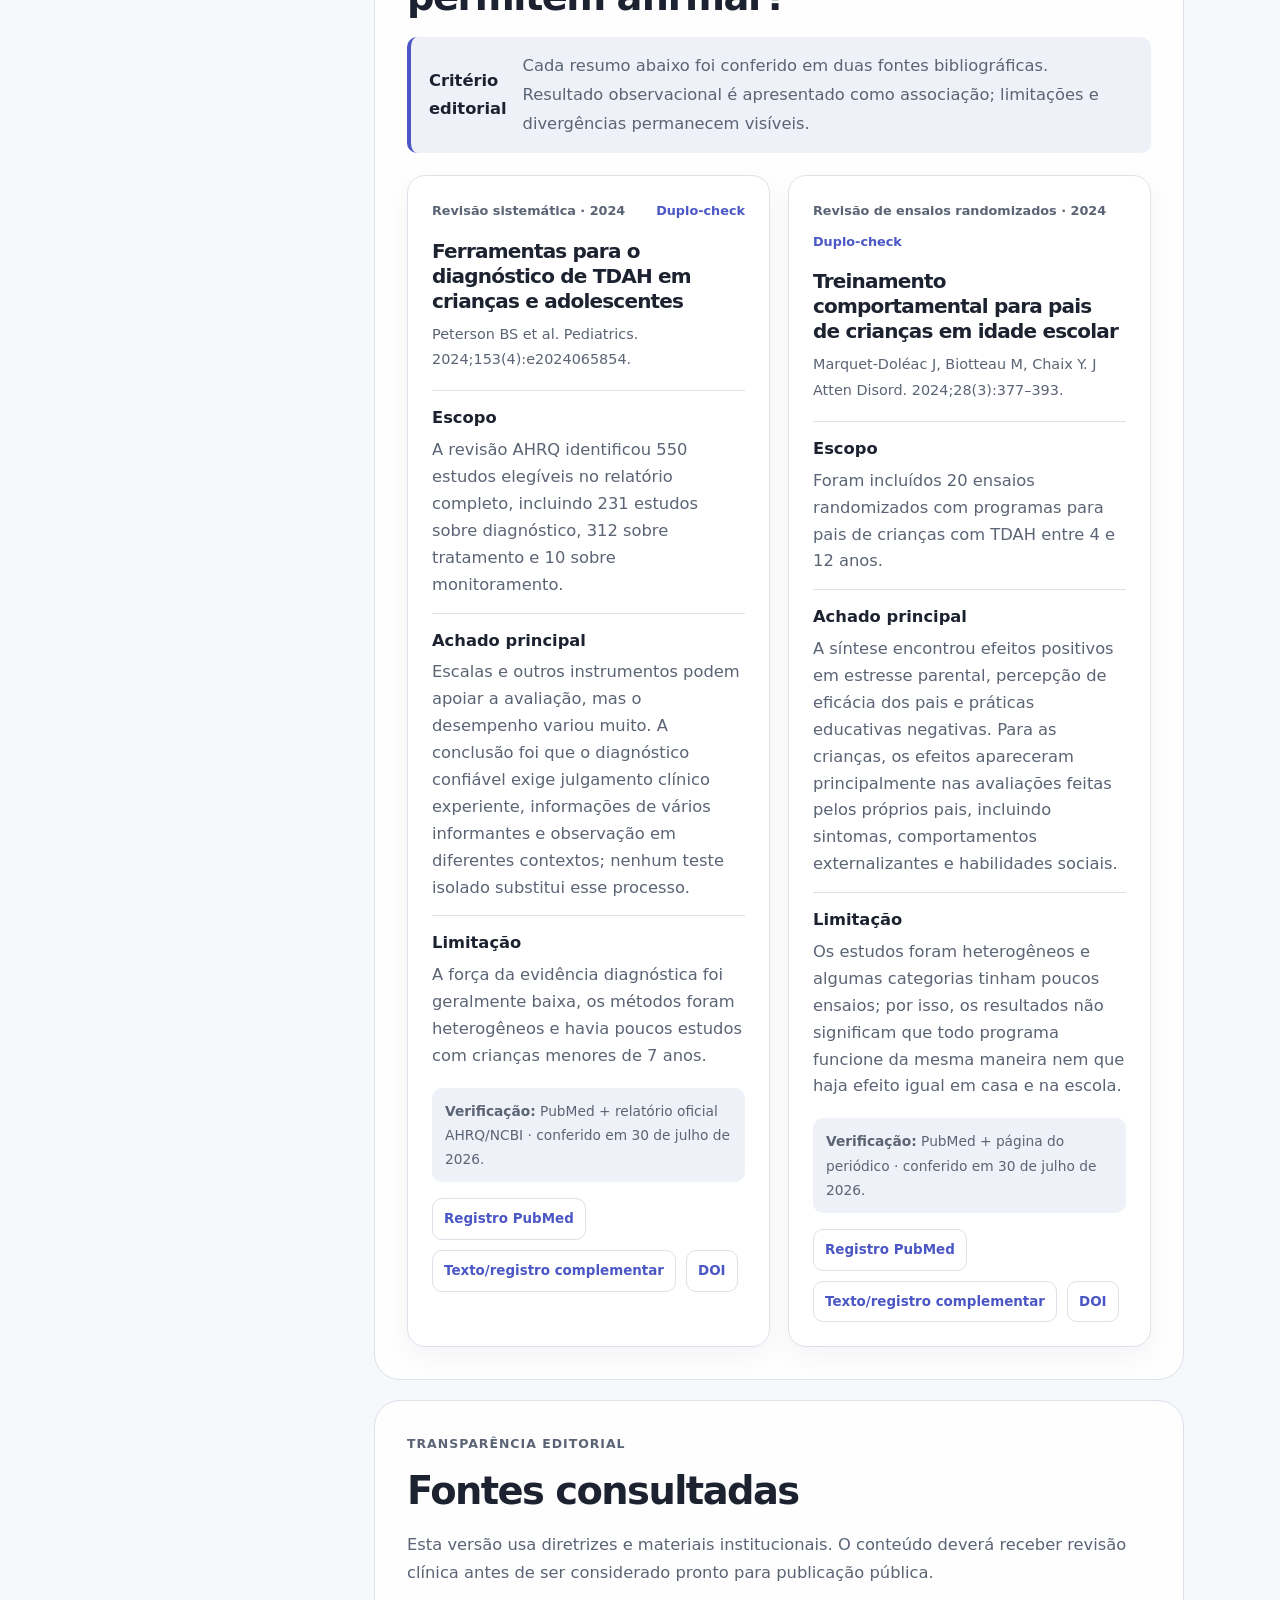
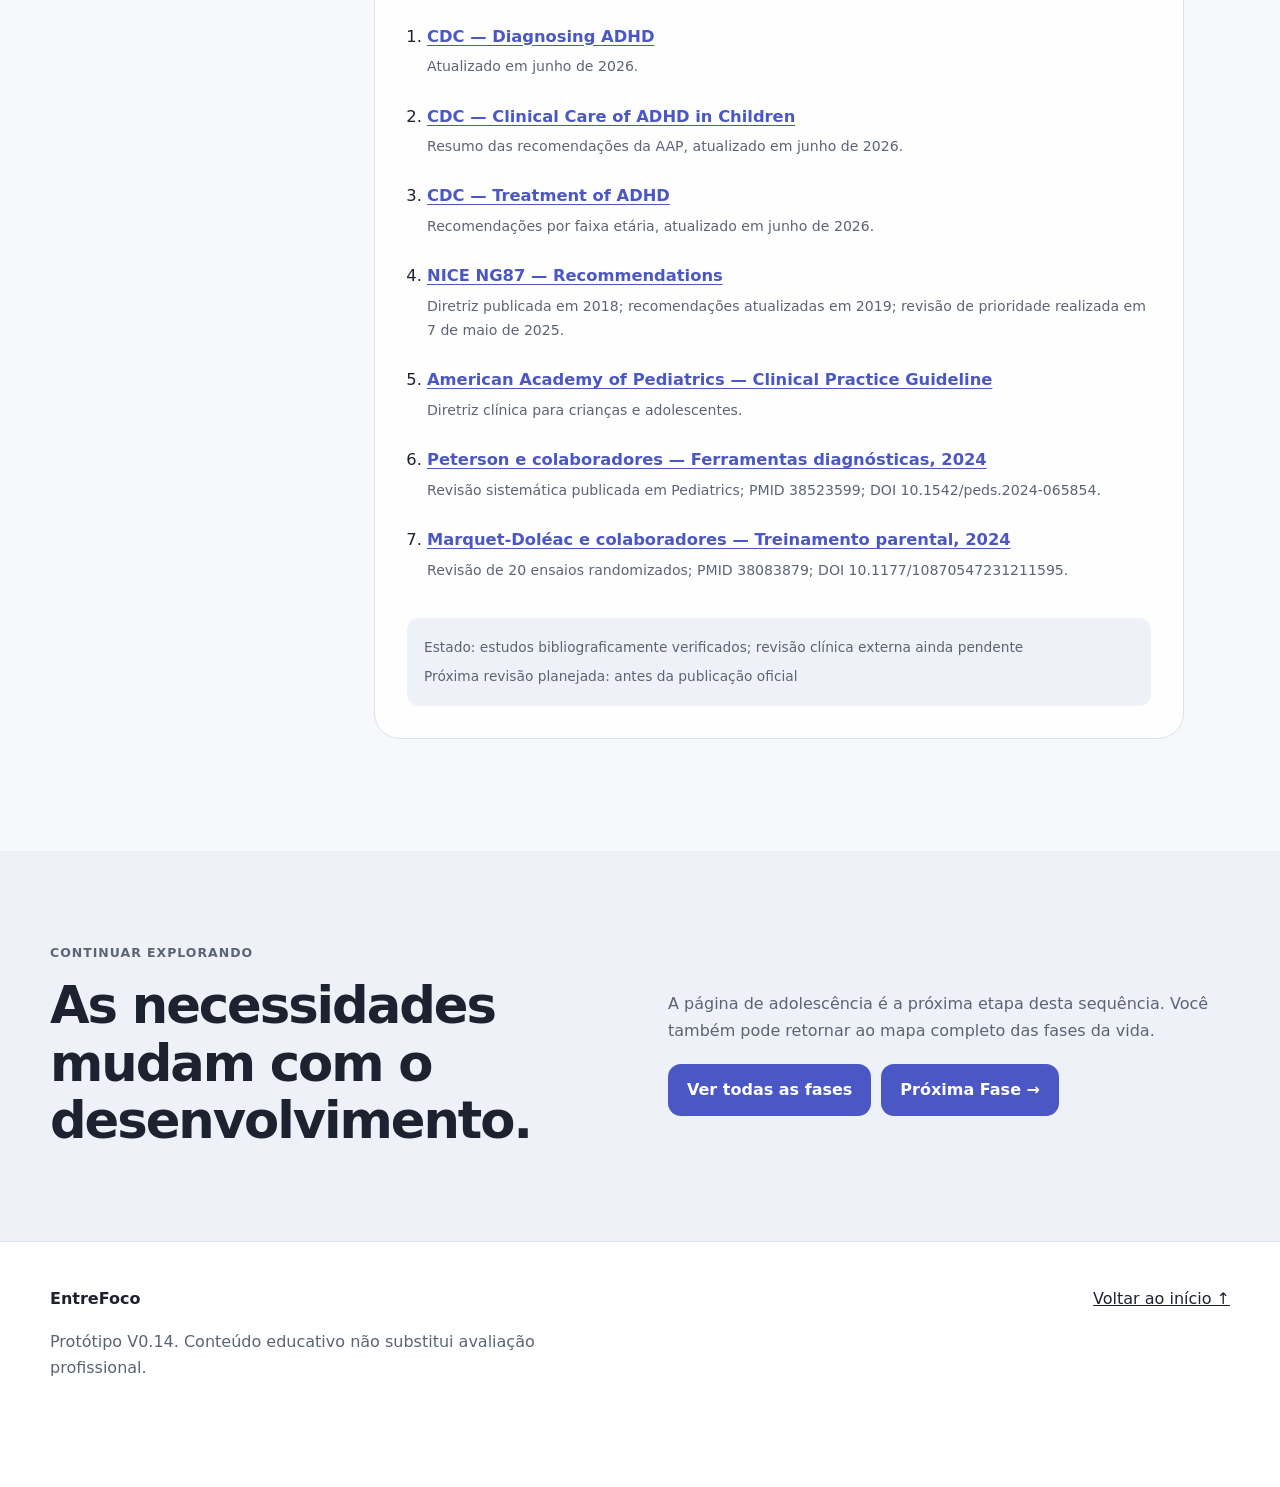
<file: fases/infancia.html>
<!DOCTYPE html>

<html data-version="0.14" lang="pt-BR">
<head>
<meta charset="utf-8"/>
<meta content="width=device-width, initial-scale=1.0" name="viewport"/>
<meta content="Como sinais de TDAH são observados, avaliados e diagnosticados na infância, além de estratégias de apoio para família e escola." name="description"/>
<meta content="#f7f8fc" name="theme-color"/>
<title>TDAH na infância — EntreFoco</title>
<link href="../styles.css?v=0.14" rel="stylesheet"/>
</head>
<body class="article-page">
<div aria-label="Início da página" id="topo" tabindex="-1"></div>
<a class="skip-link" href="#conteudo">Pular para o conteúdo</a>
<header class="site-header" data-focus-dim="">
<div class="container header-inner">
<a aria-label="EntreFoco — voltar à página inicial" class="brand" href="../index.html">
<span aria-hidden="true" class="brand-mark">◉</span>
<span>EntreFoco</span>
</a>
<nav aria-label="Navegação principal" class="main-nav"><a href="../index.html#agora">Ajuda agora</a>
<a aria-current="page" href="../index.html#fases">Fases da vida</a>
<a href="../index.html#pesquisas">Pesquisas</a>
<a href="../evidencias.html">Evidências</a>
<a href="../index.html#acolhimento">Acolhimento</a></nav>
<button aria-controls="mobileMenu" aria-expanded="false" aria-label="Abrir menu" class="icon-button" id="menuButton" type="button">
<span aria-hidden="true">☰</span>
</button>
</div>
<nav aria-label="Navegação móvel" class="mobile-menu" hidden="" id="mobileMenu"><a href="../index.html#agora">Ajuda agora</a>
<a aria-current="page" href="../index.html#fases">Fases da vida</a>
<a href="../index.html#pesquisas">Pesquisas</a>
<a href="../evidencias.html">Evidências</a>
<a href="../index.html#acolhimento">Acolhimento</a></nav>
</header>
<div class="focus-status" hidden="" id="focusStatus" role="status">
<span id="focusStatusText">Modo foco ativo: artigo em destaque.</span>
<button id="exitFocus" type="button">Sair do foco</button>
</div>
<div class="reading-tools">
<button aria-controls="readingToolsPanel" aria-expanded="false" class="reading-tools-toggle" id="readingToolsToggle" type="button">
<span aria-hidden="true">⚙</span>
<span>Leitura</span>
</button>
<aside aria-label="Ferramentas de leitura" class="reading-tools-panel" hidden="" id="readingToolsPanel">
<div class="tools-heading">
<strong>Ferramentas de leitura</strong>
<button aria-label="Fechar ferramentas de leitura" class="panel-close" id="closeReadingTools" type="button">×</button>
</div>
<button aria-pressed="false" id="focusToggle" type="button">Modo foco</button>
<p class="tool-hint" id="focusHint">Destaca o artigo e reduz os elementos ao redor.</p>

<div class="speech-tools" id="speechTools">
  <strong class="speech-tools-title">Leitura em voz alta</strong>
  <div class="speech-actions" role="group" aria-label="Controles de leitura em voz alta">
    <button type="button" id="speechStart">Ouvir esta página</button>
    <button type="button" id="speechPause" aria-pressed="false" disabled>Pausar</button>
    <button type="button" id="speechStop" disabled>Parar</button>
  </div>
  <div class="speech-rate-row">
    <label for="speechRate">Velocidade</label>
    <select id="speechRate" aria-describedby="speechVoiceStatus">
      <option value="0.75">0,75×</option>
      <option value="1" selected>1×</option>
      <option value="1.25">1,25×</option>
      <option value="1.5">1,5×</option>
    </select>
  </div>
  <p class="tool-hint" id="speechVoiceStatus">A voz em português será selecionada automaticamente.</p>
  <p class="speech-status" id="speechStatus" role="status" aria-live="polite">Leitura parada.</p>
  <p class="tool-hint">Este apoio não substitui NVDA, VoiceOver, TalkBack ou outro leitor de tela.</p>
</div>
<div aria-label="Tamanho do texto" class="tool-group" role="group">
<button aria-label="Diminuir tamanho do texto" id="fontDecrease" type="button">A−</button>
<output aria-live="polite" id="fontScaleStatus">100%</output>
<button aria-label="Aumentar tamanho do texto" id="fontIncrease" type="button">A+</button>
</div>
<button aria-pressed="false" id="themeToggle" type="button">Tema escuro</button>
<button id="resetReading" type="button">Restaurar padrão</button>
</aside>
</div>
<main id="conteudo">
<section aria-labelledby="pageTitle" class="article-hero section-shell" data-focus-dim="">
<div class="container">
<nav aria-label="Caminho da página" class="breadcrumb">
<a href="../index.html">Início</a>
<span aria-hidden="true">/</span>
<a href="../index.html#fases">Fases da vida</a>
<span aria-hidden="true">/</span>
<span aria-current="page">Infância</span>
</nav>
<div class="article-hero-grid">
<div>
<p class="eyebrow">TDAH ao longo da vida · Infância</p>
<h1 id="pageTitle">Como o TDAH é observado e avaliado na infância</h1>
<p class="hero-summary">Sinais isolados não fecham diagnóstico. O processo considera desenvolvimento, duração, prejuízo e comportamento em mais de um ambiente.</p>
</div>
<aside aria-label="Resumo desta página" class="article-summary-card">
<strong>Em poucos segundos</strong>
<ul>
<li>Não existe um exame único para diagnosticar TDAH.</li>
<li>Família, escola e criança fornecem partes diferentes do contexto.</li>
<li>Outras condições precisam ser consideradas.</li>
<li>O apoio é definido conforme idade, necessidades e prejuízos.</li>
</ul>
</aside>
</div>
<div aria-label="Informações editoriais" class="article-meta">
<span>Leitura estimada: 9 minutos</span>
<span>Revisão: 30 de julho de 2026</span>
<span>Faixa editorial aproximada: 6 a 12 anos</span>
</div>
</div>
</section>
<section aria-labelledby="jumpTitle" class="article-jump-section" data-focus-dim="">
<div class="container">
<h2 class="sr-only" id="jumpTitle">Ir diretamente a uma parte da página</h2>
<nav aria-label="Nesta página" class="article-jump-grid">
<a href="#sinais"><span>01</span><strong>Sinais observados</strong><small>O que chama atenção</small></a>
<a href="#avaliacao"><span>02</span><strong>Como é avaliado</strong><small>Etapas do processo</small></a>
<a href="#diagnostico"><span>03</span><strong>Como funciona o diagnóstico</strong><small>Critérios e contexto</small></a>
<a href="#estrategias"><span>04</span><strong>Estratégias de apoio</strong><small>Casa, escola e tratamento</small></a>
<a href="#consulta"><span>05</span><strong>Preparar uma consulta</strong><small>O que registrar</small></a>
<a href="#fontes"><span>06</span><strong>Fontes consultadas</strong><small>Evidências e revisão</small></a>
</nav>
</div>
</section>
<div class="container article-layout">
<aside aria-label="Sumário do artigo" class="article-toc" data-focus-dim="">
<strong>Nesta página</strong>
<a href="#sinais">Sinais observados</a>
<a href="#avaliacao">Como é avaliado</a>
<a href="#diagnostico">Diagnóstico</a>
<a href="#outras-condicoes">Outras explicações</a>
<a href="#estrategias">Estratégias de apoio</a>
<a href="#consulta">Preparar consulta</a>
<a href="#estudos">Estudos verificados</a><a href="#fontes">Fontes</a>
<a class="back-link" href="../index.html#fases">← Voltar às fases da vida</a>
</aside>
<article class="article-content" data-focus-content="" tabindex="-1">
<div class="notice article-notice" role="note">
<strong>Ponto principal</strong>
<span>Comportamentos como distração, inquietação e impulsividade podem ocorrer em qualquer criança. A avaliação investiga quando são persistentes, desproporcionais ao desenvolvimento e causam prejuízo real.</span>
</div>
<section aria-labelledby="sinaisTitle" class="content-section" id="sinais">
<p class="eyebrow">Primeira observação</p>
<h2 id="sinaisTitle">Quais sinais costumam chamar atenção?</h2>
<p>Os sinais podem aparecer principalmente como desatenção, hiperatividade e impulsividade. A forma como aparecem varia conforme a idade, as exigências do ambiente e as características da criança.</p>
<div class="symptom-grid">
<div class="information-card">
<h3>Desatenção</h3>
<p>Dificuldade frequente para acompanhar instruções, concluir tarefas, organizar materiais, manter atenção ou lembrar atividades cotidianas.</p>
</div>
<div class="information-card">
<h3>Hiperatividade</h3>
<p>Movimento ou fala excessivos para o contexto, dificuldade para permanecer sentada e sensação de estar constantemente em atividade.</p>
</div>
<div class="information-card">
<h3>Impulsividade</h3>
<p>Responder antes da pergunta terminar, interromper, ter dificuldade para esperar ou agir sem avaliar suficientemente as consequências.</p>
</div>
</div>
<div class="key-point">
<strong>O comportamento precisa ser analisado no contexto.</strong>
<p>Uma criança pode ficar inquieta por cansaço, ansiedade, dificuldade de aprendizagem, problemas de sono, ambiente inadequado ou outras razões. Uma lista de sinais não substitui avaliação.</p>
</div>
</section>
<section aria-labelledby="avaliacaoTitle" class="content-section" id="avaliacao">
<p class="eyebrow">Processo, não teste único</p>
<h2 id="avaliacaoTitle">Como é realizada a avaliação?</h2>
<p>A avaliação reúne informações de diferentes fontes. O objetivo é entender o comportamento da criança, o desenvolvimento, os prejuízos e as possíveis explicações alternativas.</p>
<ol class="process-list">
<li><span>1</span><div><strong>Motivo da preocupação</strong><p>São registrados os comportamentos observados, quando começaram, com que frequência aparecem e quais problemas estão causando.</p></div></li>
<li><span>2</span><div><strong>Relatos em diferentes ambientes</strong><p>Pais ou responsáveis, professores, outros cuidadores e a própria criança podem fornecer informações. O comportamento precisa ser analisado em mais de um contexto.</p></div></li>
<li><span>3</span><div><strong>Histórico de desenvolvimento e saúde</strong><p>O profissional investiga gestação, desenvolvimento, aprendizagem, sono, saúde física, saúde emocional, histórico familiar e acontecimentos importantes.</p></div></li>
<li><span>4</span><div><strong>Escalas e documentos</strong><p>Questionários padronizados, relatórios escolares e registros podem ajudar a organizar evidências. Escalas apoiam a avaliação, mas não confirmam o diagnóstico sozinhas.</p></div></li>
<li><span>5</span><div><strong>Avaliação de outras condições</strong><p>Podem ser considerados problemas de visão ou audição, sono, aprendizagem, linguagem, ansiedade, depressão, autismo, tiques e outras condições que coexistem ou produzem sinais semelhantes.</p></div></li>
</ol>
</section>
<section aria-labelledby="diagnosticoTitle" class="content-section" id="diagnostico">
<p class="eyebrow">Decisão clínica fundamentada</p>
<h2 id="diagnosticoTitle">Como funciona o diagnóstico?</h2>
<p>O diagnóstico é clínico: ele depende do conjunto de informações, dos critérios diagnósticos e da avaliação de um profissional qualificado. Não existe exame de sangue, imagem cerebral, teste escolar ou questionário capaz de confirmar TDAH isoladamente.</p>
<div class="criteria-box">
<h3>O profissional procura confirmar se:</h3>
<ul class="check-list">
<li>os sintomas persistem por pelo menos seis meses;</li>
<li>são incompatíveis com o nível de desenvolvimento;</li>
<li>vários sinais estavam presentes antes dos 12 anos;</li>
<li>aparecem em dois ou mais ambientes, como casa e escola;</li>
<li>interferem no funcionamento escolar, social ou familiar;</li>
<li>não são melhor explicados por outra condição.</li>
</ul>
</div>
<p>As diretrizes da Academia Americana de Pediatria recomendam avaliar crianças e adolescentes de 4 a 18 anos quando existem dificuldades acadêmicas ou comportamentais acompanhadas de desatenção, hiperatividade ou impulsividade. No Brasil, a porta de entrada pode variar conforme a rede local; uma UBS ou pediatra pode orientar o encaminhamento necessário.</p>
</section>
<section aria-labelledby="outrasTitle" class="content-section" id="outras-condicoes">
<p class="eyebrow">Evitar conclusões apressadas</p>
<h2 id="outrasTitle">O que pode coexistir ou parecer TDAH?</h2>
<p>Uma avaliação completa considera condições que podem produzir manifestações parecidas ou existir junto com o TDAH.</p>
<div aria-label="Condições consideradas na avaliação" class="tag-list">
<span>Dificuldades de aprendizagem</span>
<span>Transtornos de linguagem</span>
<span>Ansiedade</span>
<span>Depressão</span>
<span>Autismo</span>
<span>Problemas de sono</span>
<span>Tiques</span>
<span>Alterações de visão ou audição</span>
<span>Estresse e mudanças ambientais</span>
</div>
<p class="soft-text">Essa lista não serve para autodiagnóstico. Ela demonstra por que o processo precisa ir além de observar alguns comportamentos.</p>
</section>
<section aria-labelledby="estrategiasTitle" class="content-section" id="estrategias">
<p class="eyebrow">Apoio individualizado</p>
<h2 id="estrategiasTitle">Quais estratégias podem auxiliar?</h2>
<p>As estratégias devem responder às dificuldades reais da criança. Elas podem envolver família, escola e profissionais de saúde, com acompanhamento do que está ou não funcionando.</p>
<div class="strategy-grid">
<div class="strategy-card">
<span>Em casa</span>
<h3>Reduzir a carga de cada instrução</h3>
<ul>
<li>dar uma instrução por vez;</li>
<li>usar rotinas visuais simples;</li>
<li>dividir tarefas longas em etapas;</li>
<li>elogiar de forma específica o comportamento esperado;</li>
<li>manter regras previsíveis e proporcionais.</li>
</ul>
</div>
<div class="strategy-card">
<span>Na escola</span>
<h3>Ajustar ambiente e acompanhamento</h3>
<ul>
<li>reduzir distrações desnecessárias;</li>
<li>confirmar que a instrução foi compreendida;</li>
<li>usar feedback frequente e objetivo;</li>
<li>apoiar organização de materiais e prazos;</li>
<li>alinhar estratégias com a família.</li>
</ul>
</div>
<div class="strategy-card">
<span>Com profissionais</span>
<h3>Construir um plano por idade e necessidade</h3>
<p>Para crianças menores de 6 anos, diretrizes recomendam treinamento parental em manejo comportamental como primeira linha. A partir dos 6 anos, o plano pode combinar intervenções comportamentais, apoio escolar e medicamento, conforme avaliação clínica.</p>
</div>
</div>
<div class="safety-note">
<strong>Medicamentos exigem avaliação e acompanhamento profissional.</strong>
<p>Esta página não orienta escolha, dose, início ou interrupção de medicamentos.</p>
</div>
</section>
<section aria-labelledby="consultaTitle" class="content-section" id="consulta">
<p class="eyebrow">Próximo passo pequeno</p>
<h2 id="consultaTitle">Como preparar uma primeira conversa com um profissional?</h2>
<p>Não é necessário chegar com uma conclusão. Leve exemplos concretos para ajudar a reconstruir o contexto.</p>
<ul class="consultation-checklist">
<li><input id="check1" type="checkbox"/><label for="check1">Anotar dois exemplos recentes em casa.</label></li>
<li><input id="check2" type="checkbox"/><label for="check2">Pedir à escola exemplos e situações específicas.</label></li>
<li><input id="check3" type="checkbox"/><label for="check3">Registrar há quanto tempo as dificuldades são percebidas.</label></li>
<li><input id="check4" type="checkbox"/><label for="check4">Anotar impactos em aprendizagem, relações e rotina.</label></li>
<li><input id="check5" type="checkbox"/><label for="check5">Levar informações sobre sono, saúde e medicamentos em uso.</label></li>
<li><input id="check6" type="checkbox"/><label for="check6">Escrever as principais perguntas antes da consulta.</label></li>
</ul>
<div class="next-step-box">
<div>
<strong>Faça apenas isto agora:</strong>
<p>Registre um comportamento, onde aconteceu e qual foi a consequência. Um exemplo concreto já é um começo.</p>
</div>
<button class="button button-secondary" id="printChecklist" type="button">Imprimir checklist</button>
</div>
</section>
<section class="content-section studies-section" id="estudos">
<p class="eyebrow">Evidência rastreável</p>
<h2>O que os estudos permitem afirmar?</h2>
<div class="notice evidence-method" role="note">
<strong>Critério editorial</strong>
<span>Cada resumo abaixo foi conferido em duas fontes bibliográficas. Resultado observacional é apresentado como associação; limitações e divergências permanecem visíveis.</span>
</div>
<div class="study-grid"><article class="study-card">
<div class="study-meta"><span>Revisão sistemática · 2024</span><span class="verification-badge">Duplo-check</span></div>
<h3>Ferramentas para o diagnóstico de TDAH em crianças e adolescentes</h3>
<p class="study-citation">Peterson BS et al. Pediatrics. 2024;153(4):e2024065854.</p>
<dl class="study-facts">
<div><dt>Escopo</dt><dd>A revisão AHRQ identificou 550 estudos elegíveis no relatório completo, incluindo 231 estudos sobre diagnóstico, 312 sobre tratamento e 10 sobre monitoramento.</dd></div>
<div><dt>Achado principal</dt><dd>Escalas e outros instrumentos podem apoiar a avaliação, mas o desempenho variou muito. A conclusão foi que o diagnóstico confiável exige julgamento clínico experiente, informações de vários informantes e observação em diferentes contextos; nenhum teste isolado substitui esse processo.</dd></div>
<div><dt>Limitação</dt><dd>A força da evidência diagnóstica foi geralmente baixa, os métodos foram heterogêneos e havia poucos estudos com crianças menores de 7 anos.</dd></div>
</dl>
<p class="study-check"><strong>Verificação:</strong> PubMed + relatório oficial AHRQ/NCBI · conferido em 30 de julho de 2026.</p>
<div class="study-links">
<a href="https://pubmed.ncbi.nlm.nih.gov/38523599/" rel="noopener noreferrer" target="_blank">Registro PubMed</a>
<a href="https://www.ncbi.nlm.nih.gov/books/NBK602989/" rel="noopener noreferrer" target="_blank">Texto/registro complementar</a>
<a href="https://doi.org/10.1542/peds.2024-065854" rel="noopener noreferrer" target="_blank">DOI</a>
</div>
</article><article class="study-card">
<div class="study-meta"><span>Revisão de ensaios randomizados · 2024</span><span class="verification-badge">Duplo-check</span></div>
<h3>Treinamento comportamental para pais de crianças em idade escolar</h3>
<p class="study-citation">Marquet-Doléac J, Biotteau M, Chaix Y. J Atten Disord. 2024;28(3):377–393.</p>
<dl class="study-facts">
<div><dt>Escopo</dt><dd>Foram incluídos 20 ensaios randomizados com programas para pais de crianças com TDAH entre 4 e 12 anos.</dd></div>
<div><dt>Achado principal</dt><dd>A síntese encontrou efeitos positivos em estresse parental, percepção de eficácia dos pais e práticas educativas negativas. Para as crianças, os efeitos apareceram principalmente nas avaliações feitas pelos próprios pais, incluindo sintomas, comportamentos externalizantes e habilidades sociais.</dd></div>
<div><dt>Limitação</dt><dd>Os estudos foram heterogêneos e algumas categorias tinham poucos ensaios; por isso, os resultados não significam que todo programa funcione da mesma maneira nem que haja efeito igual em casa e na escola.</dd></div>
</dl>
<p class="study-check"><strong>Verificação:</strong> PubMed + página do periódico · conferido em 30 de julho de 2026.</p>
<div class="study-links">
<a href="https://pubmed.ncbi.nlm.nih.gov/38083879/" rel="noopener noreferrer" target="_blank">Registro PubMed</a>
<a href="https://journals.sagepub.com/doi/10.1177/10870547231211595" rel="noopener noreferrer" target="_blank">Texto/registro complementar</a>
<a href="https://doi.org/10.1177/10870547231211595" rel="noopener noreferrer" target="_blank">DOI</a>
</div>
</article></div>
</section><section aria-labelledby="fontesTitle" class="content-section sources-section" id="fontes">
<p class="eyebrow">Transparência editorial</p>
<h2 id="fontesTitle">Fontes consultadas</h2>
<p>Esta versão usa diretrizes e materiais institucionais. O conteúdo deverá receber revisão clínica antes de ser considerado pronto para publicação pública.</p>
<ol class="source-list">
<li><a href="https://www.cdc.gov/adhd/diagnosis/index.html" rel="noopener noreferrer" target="_blank">CDC — Diagnosing ADHD</a><span>Atualizado em junho de 2026.</span></li>
<li><a href="https://www.cdc.gov/adhd/hcp/treatment-recommendations/index.html" rel="noopener noreferrer" target="_blank">CDC — Clinical Care of ADHD in Children</a><span>Resumo das recomendações da AAP, atualizado em junho de 2026.</span></li>
<li><a href="https://www.cdc.gov/adhd/treatment/index.html" rel="noopener noreferrer" target="_blank">CDC — Treatment of ADHD</a><span>Recomendações por faixa etária, atualizado em junho de 2026.</span></li>
<li><a href="https://www.nice.org.uk/guidance/ng87/chapter/recommendations" rel="noopener noreferrer" target="_blank">NICE NG87 — Recommendations</a><span>Diretriz publicada em 2018; recomendações atualizadas em 2019; revisão de prioridade realizada em 7 de maio de 2025.</span></li>
<li><a href="https://publications.aap.org/pediatrics/article/144/4/e20192528/81590/Clinical-Practice-Guideline-for-the-Diagnosis" rel="noopener noreferrer" target="_blank">American Academy of Pediatrics — Clinical Practice Guideline</a><span>Diretriz clínica para crianças e adolescentes.</span></li>
<li><a href="https://pubmed.ncbi.nlm.nih.gov/38523599/" rel="noopener noreferrer" target="_blank">Peterson e colaboradores — Ferramentas diagnósticas, 2024</a><span>Revisão sistemática publicada em Pediatrics; PMID 38523599; DOI 10.1542/peds.2024-065854.</span></li><li><a href="https://pubmed.ncbi.nlm.nih.gov/38083879/" rel="noopener noreferrer" target="_blank">Marquet-Doléac e colaboradores — Treinamento parental, 2024</a><span>Revisão de 20 ensaios randomizados; PMID 38083879; DOI 10.1177/10870547231211595.</span></li></ol>
<div class="editorial-status">
<span>Estado: estudos bibliograficamente verificados; revisão clínica externa ainda pendente</span>
<span>Próxima revisão planejada: antes da publicação oficial</span>
</div>
</section>
</article>
</div>
<section aria-labelledby="nextStageTitle" class="stage-next section-shell section-muted" data-focus-dim="">
<div class="container stage-next-grid">
<div>
<p class="eyebrow">Continuar explorando</p>
<h2 id="nextStageTitle">As necessidades mudam com o desenvolvimento.</h2>
</div>
<div>
<p>A página de adolescência é a próxima etapa desta sequência. Você também pode retornar ao mapa completo das fases da vida.</p>
<div class="stage-actions">
<a class="button button-primary" href="../index.html#fases">Ver todas as fases</a>
<a aria-label="Abrir a próxima fase: Adolescência" class="button button-primary" href="adolescencia.html">Próxima Fase →</a>
</div>
</div>
</div>
</section>
</main>
<footer class="site-footer" data-focus-dim="">
<div class="container footer-grid">
<div>
<strong>EntreFoco</strong>
<p>Protótipo V0.14. Conteúdo educativo não substitui avaliação profissional.</p>
</div>
<a href="#topo">Voltar ao início ↑</a>
</div>
</footer>
<div aria-hidden="true" class="progress-bar"><span id="readingProgress"></span></div>
<script src="../app.js?v=0.14"></script>
</body>
</html>
</file>
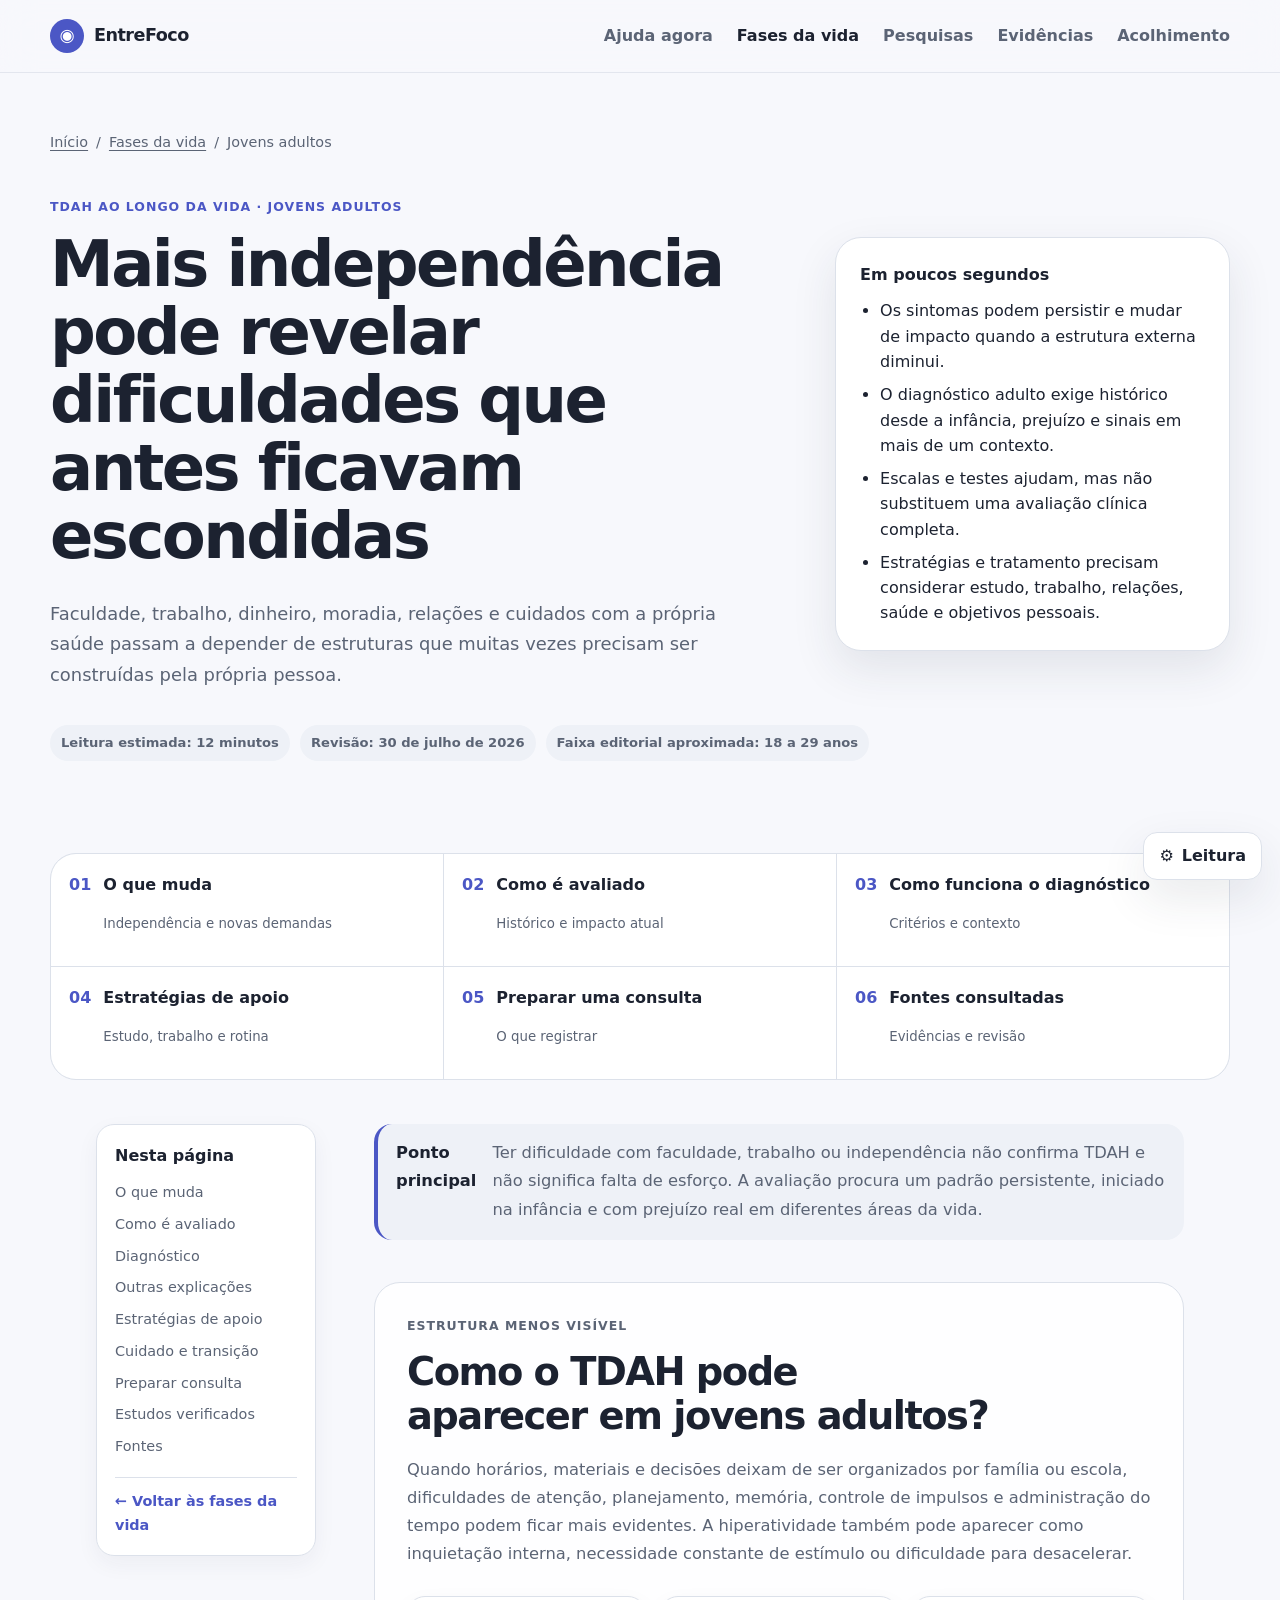
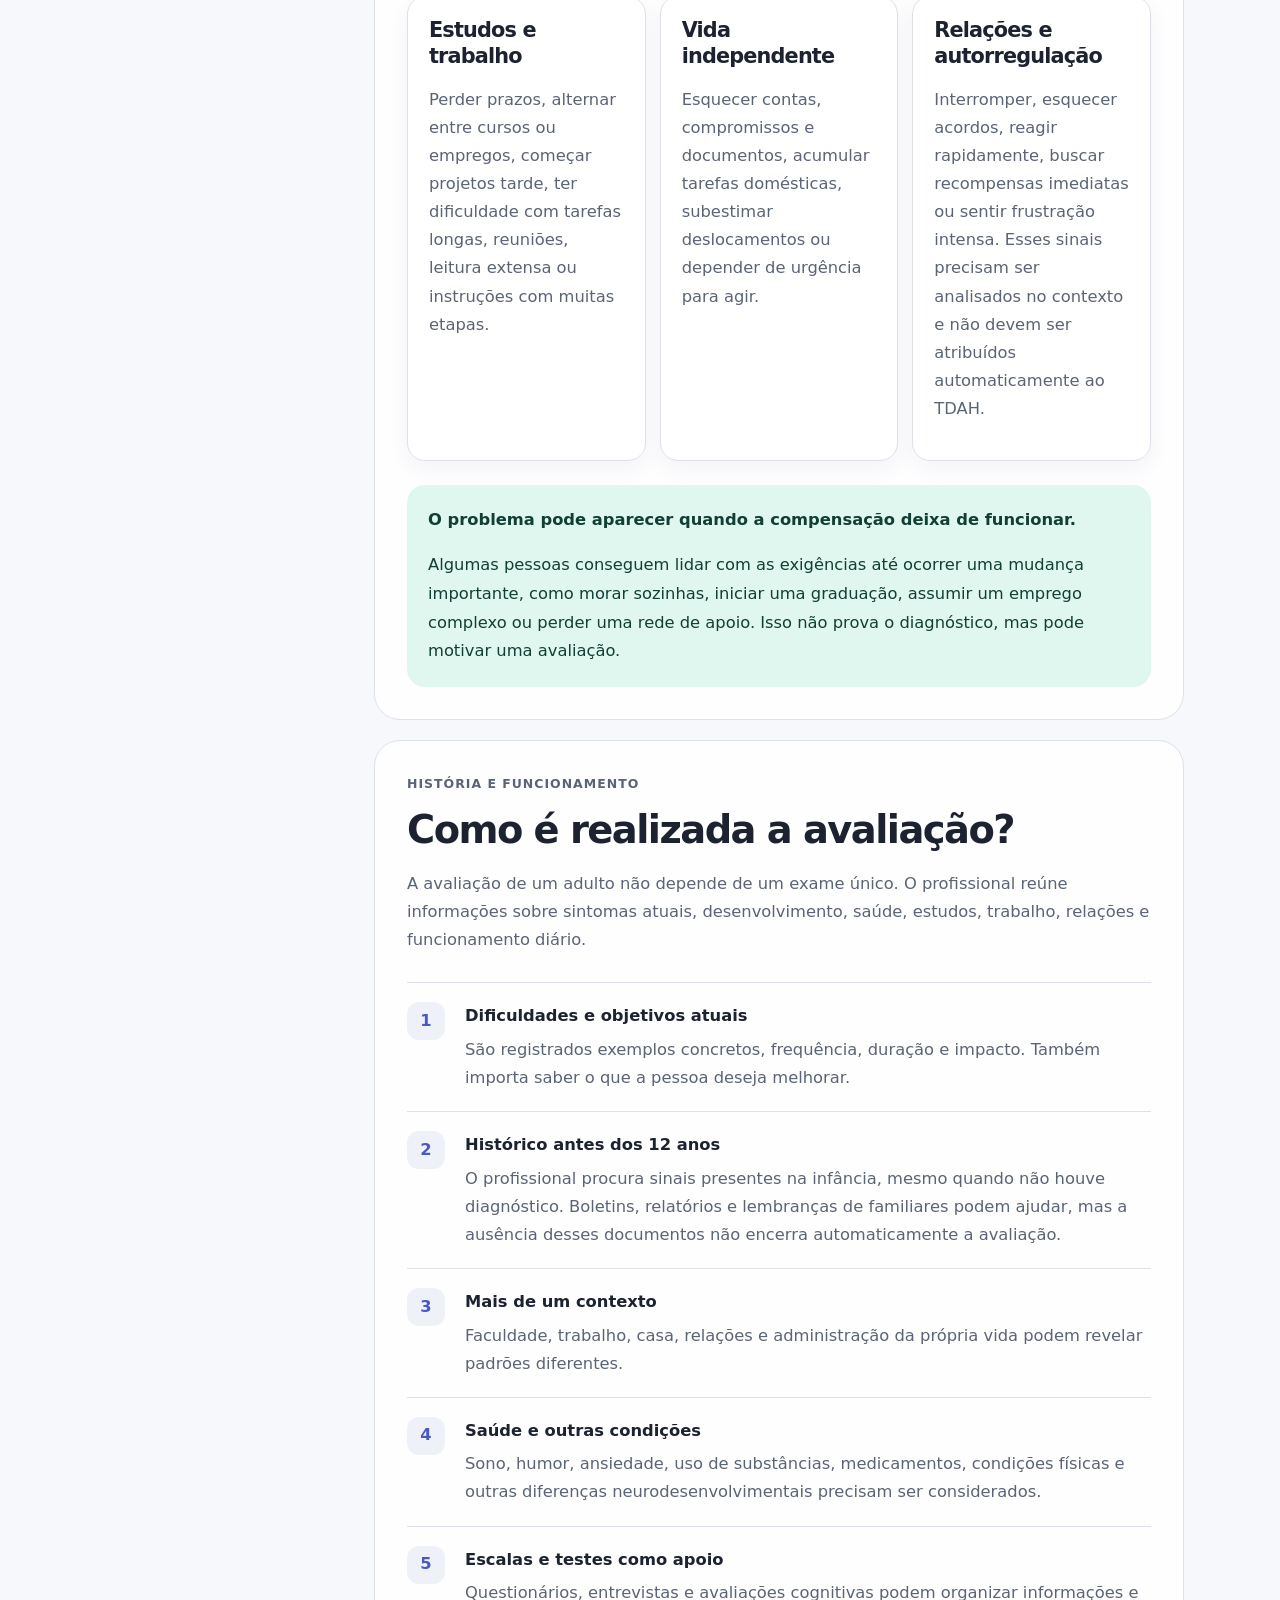
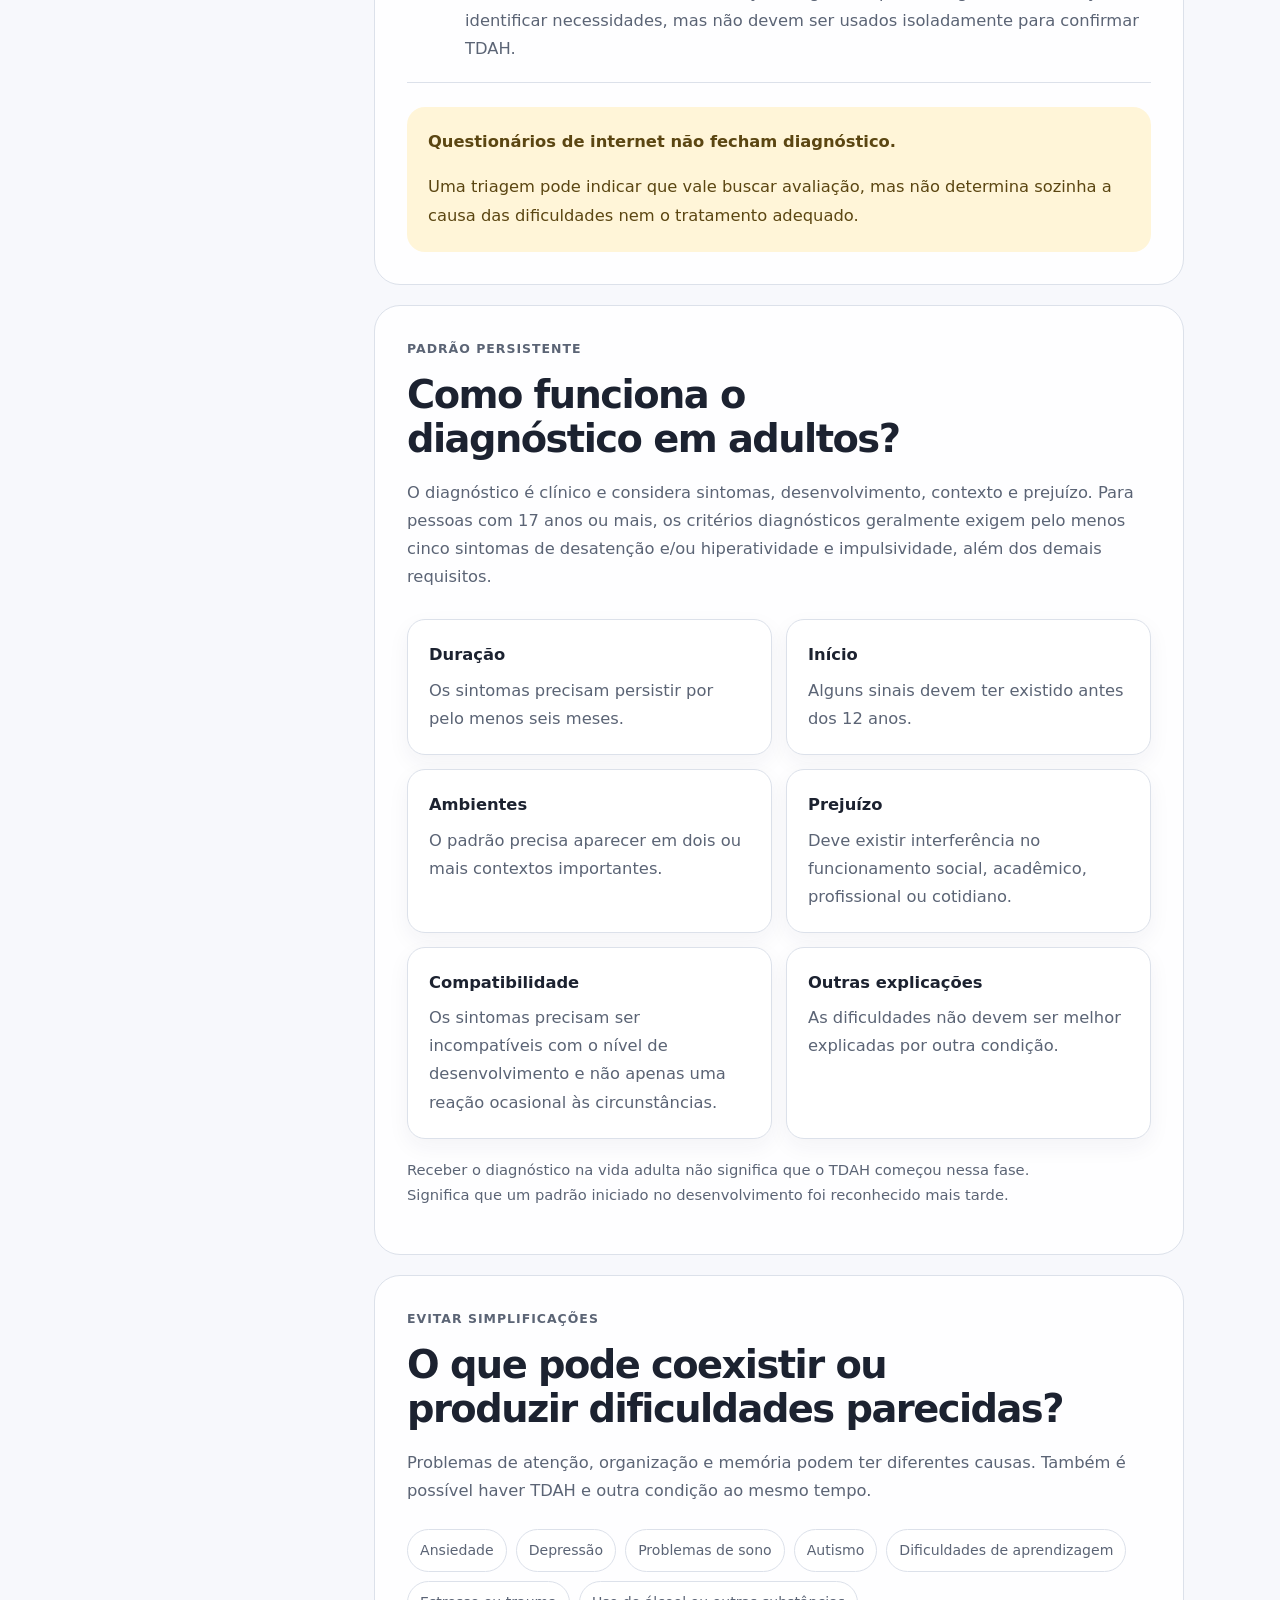
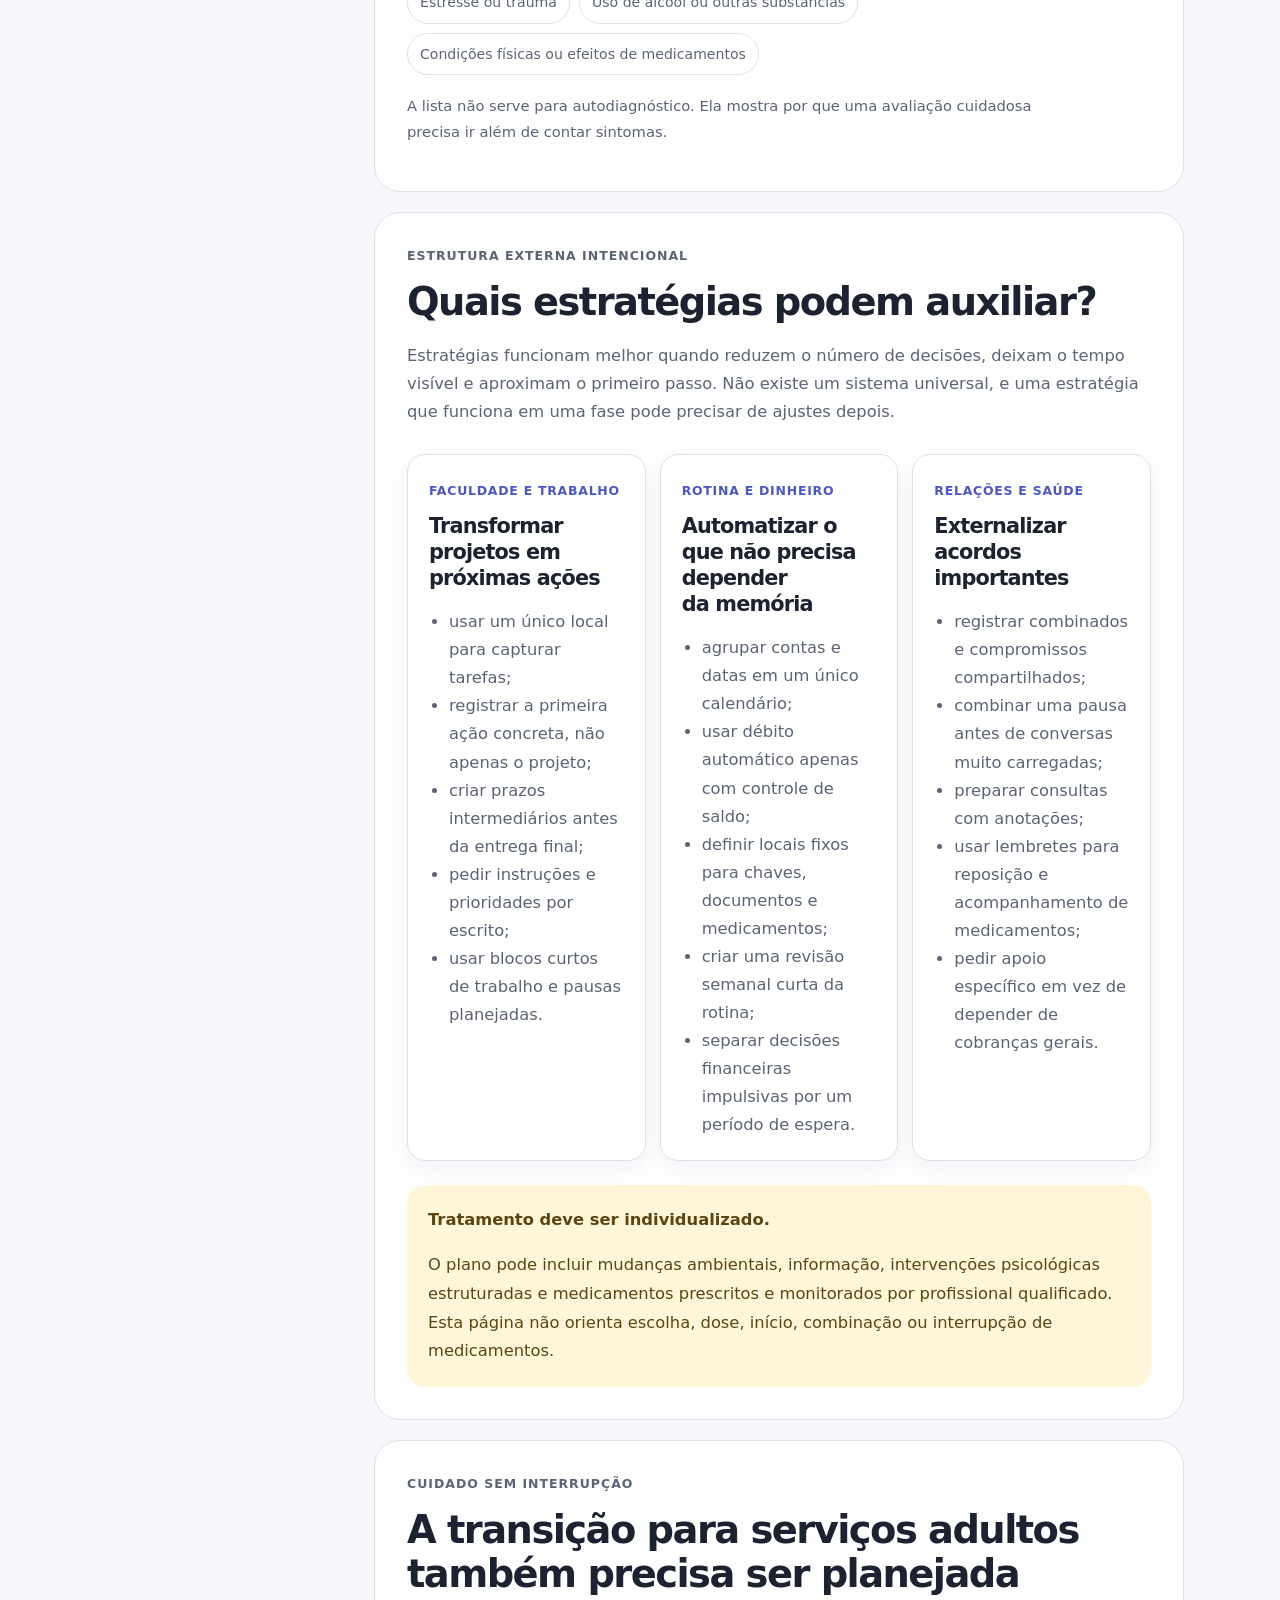
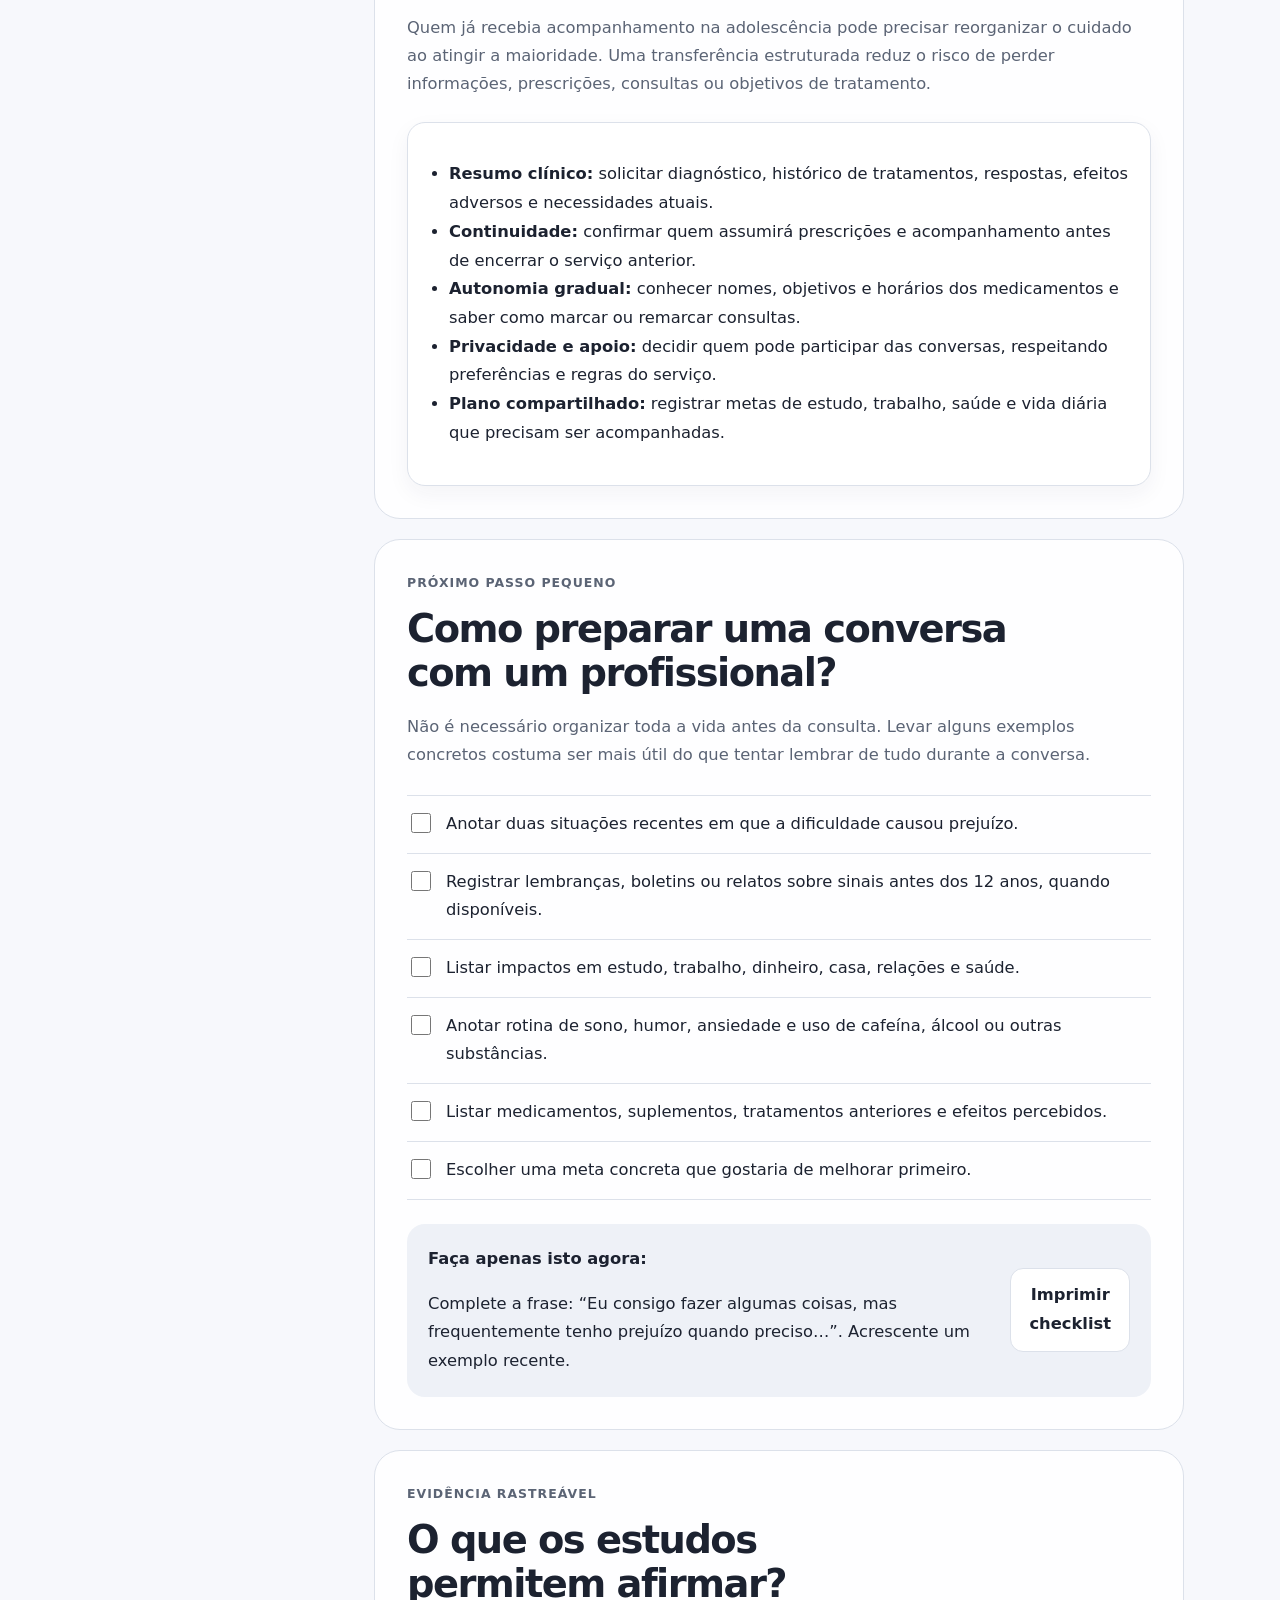
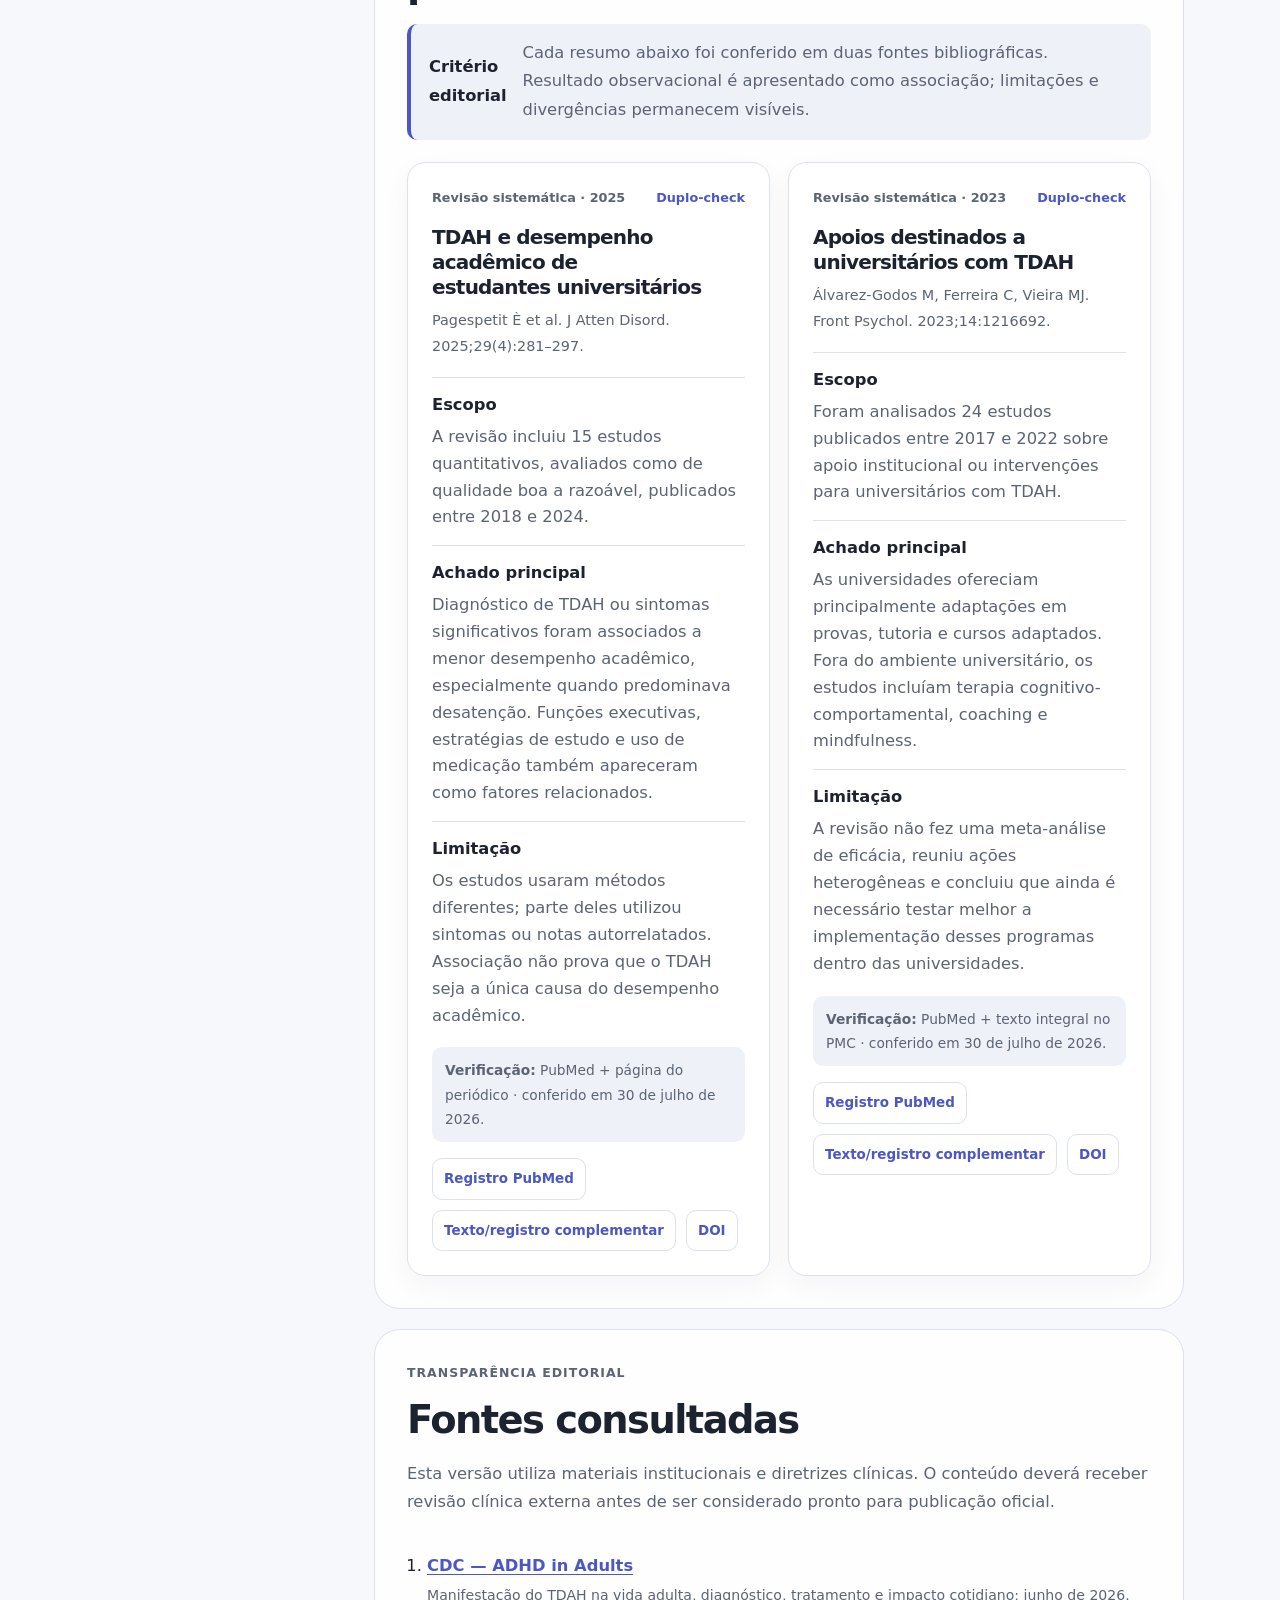
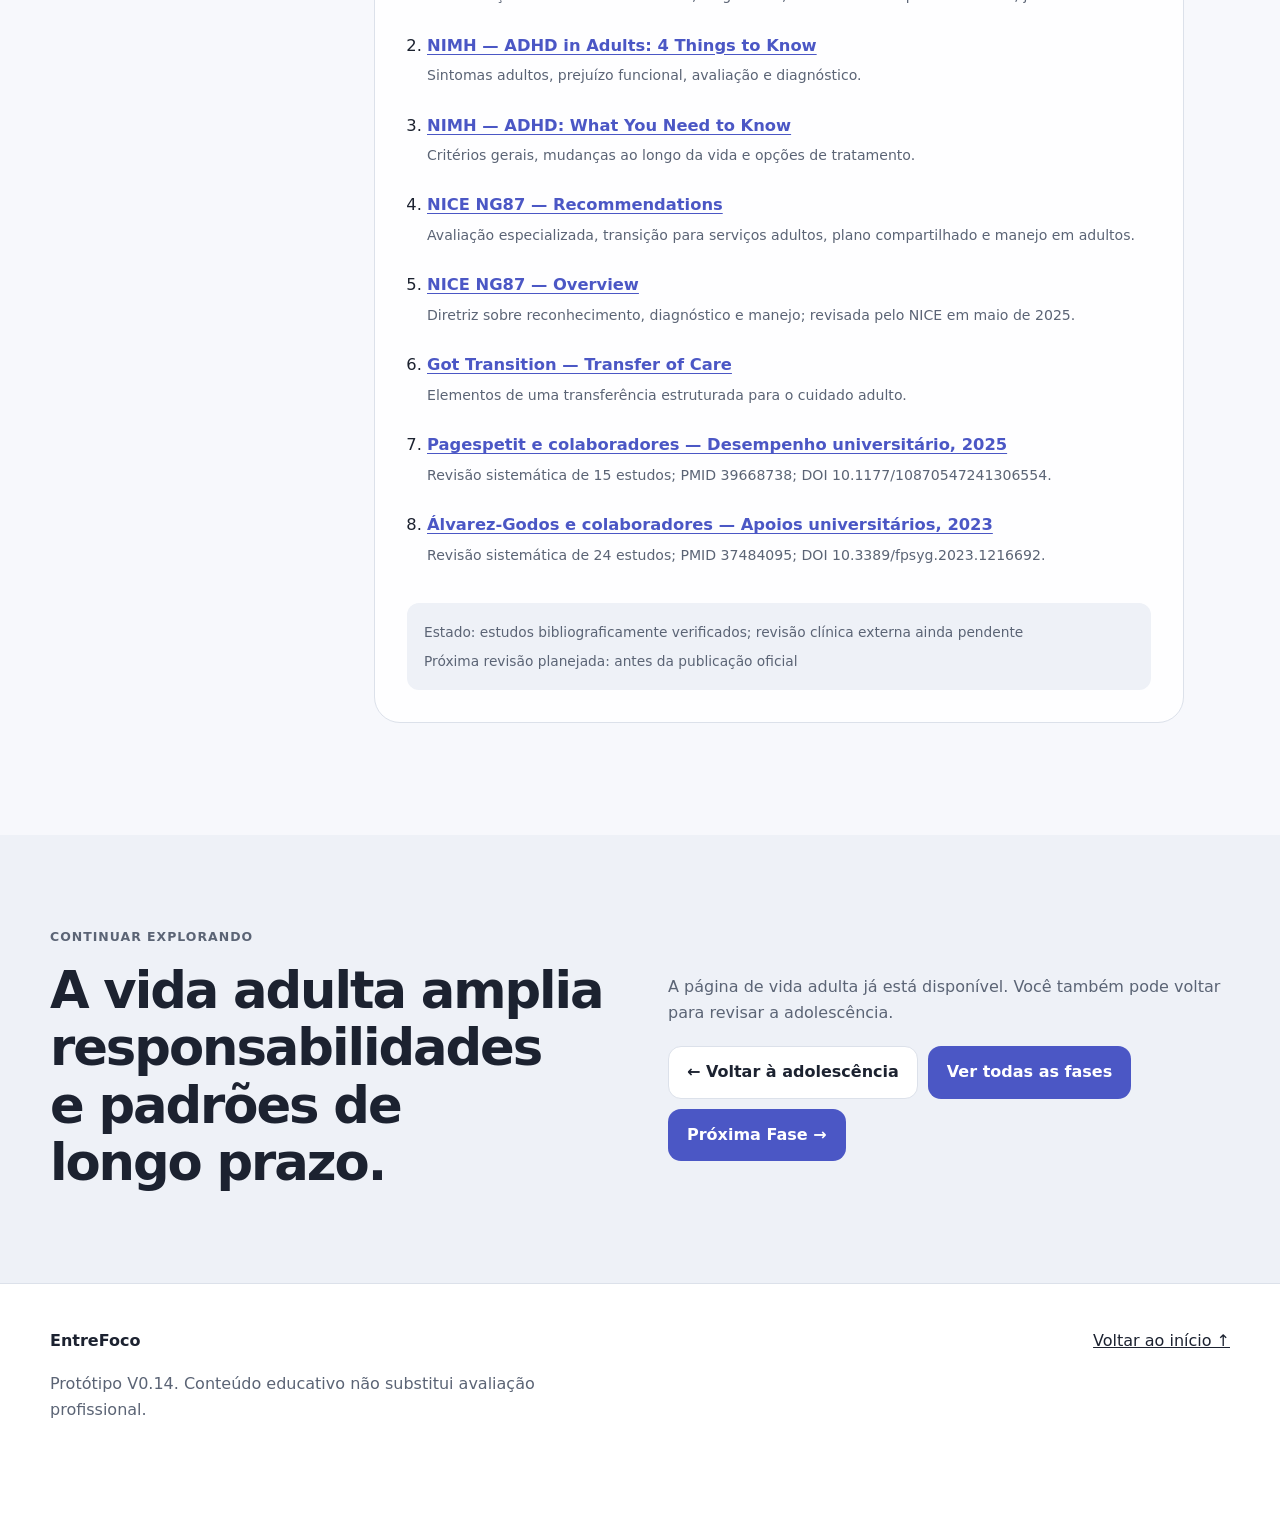
<file: fases/jovens-adultos.html>
<!DOCTYPE html>

<html data-version="0.14" lang="pt-BR">
<head>
<meta charset="utf-8"/>
<meta content="width=device-width, initial-scale=1.0" name="viewport"/>
<meta content="Como o TDAH pode aparecer, ser avaliado e acompanhado em jovens adultos, com estratégias para estudos, trabalho, independência, relações e cuidado em saúde." name="description"/>
<meta content="#f7f8fc" name="theme-color"/>
<title>TDAH em jovens adultos — EntreFoco</title>
<link href="../styles.css?v=0.14" rel="stylesheet"/>
</head>
<body class="article-page">
<div aria-label="Início da página" id="topo" tabindex="-1"></div>
<a class="skip-link" href="#conteudo">Pular para o conteúdo</a>
<header class="site-header" data-focus-dim="">
<div class="container header-inner">
<a aria-label="EntreFoco — voltar à página inicial" class="brand" href="../index.html">
<span aria-hidden="true" class="brand-mark">◉</span>
<span>EntreFoco</span>
</a>
<nav aria-label="Navegação principal" class="main-nav"><a href="../index.html#agora">Ajuda agora</a>
<a aria-current="page" href="../index.html#fases">Fases da vida</a>
<a href="../index.html#pesquisas">Pesquisas</a>
<a href="../evidencias.html">Evidências</a>
<a href="../index.html#acolhimento">Acolhimento</a></nav>
<button aria-controls="mobileMenu" aria-expanded="false" aria-label="Abrir menu" class="icon-button" id="menuButton" type="button">
<span aria-hidden="true">☰</span>
</button>
</div>
<nav aria-label="Navegação móvel" class="mobile-menu" hidden="" id="mobileMenu"><a href="../index.html#agora">Ajuda agora</a>
<a aria-current="page" href="../index.html#fases">Fases da vida</a>
<a href="../index.html#pesquisas">Pesquisas</a>
<a href="../evidencias.html">Evidências</a>
<a href="../index.html#acolhimento">Acolhimento</a></nav>
</header>
<div class="focus-status" hidden="" id="focusStatus" role="status">
<span id="focusStatusText">Modo foco ativo: artigo em destaque.</span>
<button id="exitFocus" type="button">Sair do foco</button>
</div>
<div class="reading-tools">
<button aria-controls="readingToolsPanel" aria-expanded="false" class="reading-tools-toggle" id="readingToolsToggle" type="button">
<span aria-hidden="true">⚙</span>
<span>Leitura</span>
</button>
<aside aria-label="Ferramentas de leitura" class="reading-tools-panel" hidden="" id="readingToolsPanel">
<div class="tools-heading">
<strong>Ferramentas de leitura</strong>
<button aria-label="Fechar ferramentas de leitura" class="panel-close" id="closeReadingTools" type="button">×</button>
</div>
<button aria-pressed="false" id="focusToggle" type="button">Modo foco</button>
<p class="tool-hint" id="focusHint">Destaca o artigo e reduz os elementos ao redor.</p>

<div class="speech-tools" id="speechTools">
  <strong class="speech-tools-title">Leitura em voz alta</strong>
  <div class="speech-actions" role="group" aria-label="Controles de leitura em voz alta">
    <button type="button" id="speechStart">Ouvir esta página</button>
    <button type="button" id="speechPause" aria-pressed="false" disabled>Pausar</button>
    <button type="button" id="speechStop" disabled>Parar</button>
  </div>
  <div class="speech-rate-row">
    <label for="speechRate">Velocidade</label>
    <select id="speechRate" aria-describedby="speechVoiceStatus">
      <option value="0.75">0,75×</option>
      <option value="1" selected>1×</option>
      <option value="1.25">1,25×</option>
      <option value="1.5">1,5×</option>
    </select>
  </div>
  <p class="tool-hint" id="speechVoiceStatus">A voz em português será selecionada automaticamente.</p>
  <p class="speech-status" id="speechStatus" role="status" aria-live="polite">Leitura parada.</p>
  <p class="tool-hint">Este apoio não substitui NVDA, VoiceOver, TalkBack ou outro leitor de tela.</p>
</div>
<div aria-label="Tamanho do texto" class="tool-group" role="group">
<button aria-label="Diminuir tamanho do texto" id="fontDecrease" type="button">A−</button>
<output aria-live="polite" id="fontScaleStatus">100%</output>
<button aria-label="Aumentar tamanho do texto" id="fontIncrease" type="button">A+</button>
</div>
<button aria-pressed="false" id="themeToggle" type="button">Tema escuro</button>
<button id="resetReading" type="button">Restaurar padrão</button>
</aside>
</div>
<main id="conteudo">
<section aria-labelledby="pageTitle" class="article-hero section-shell" data-focus-dim="">
<div class="container">
<nav aria-label="Caminho da página" class="breadcrumb">
<a href="../index.html">Início</a>
<span aria-hidden="true">/</span>
<a href="../index.html#fases">Fases da vida</a>
<span aria-hidden="true">/</span>
<span aria-current="page">Jovens adultos</span>
</nav>
<div class="article-hero-grid">
<div>
<p class="eyebrow">TDAH ao longo da vida · Jovens adultos</p>
<h1 id="pageTitle">Mais independência pode revelar dificuldades que antes ficavam escondidas</h1>
<p class="hero-summary">Faculdade, trabalho, dinheiro, moradia, relações e cuidados com a própria saúde passam a depender de estruturas que muitas vezes precisam ser construídas pela própria pessoa.</p>
</div>
<aside aria-label="Resumo desta página" class="article-summary-card">
<strong>Em poucos segundos</strong>
<ul>
<li>Os sintomas podem persistir e mudar de impacto quando a estrutura externa diminui.</li>
<li>O diagnóstico adulto exige histórico desde a infância, prejuízo e sinais em mais de um contexto.</li>
<li>Escalas e testes ajudam, mas não substituem uma avaliação clínica completa.</li>
<li>Estratégias e tratamento precisam considerar estudo, trabalho, relações, saúde e objetivos pessoais.</li>
</ul>
</aside>
</div>
<div aria-label="Informações editoriais" class="article-meta">
<span>Leitura estimada: 12 minutos</span>
<span>Revisão: 30 de julho de 2026</span>
<span>Faixa editorial aproximada: 18 a 29 anos</span>
</div>
</div>
</section>
<section aria-labelledby="jumpTitle" class="article-jump-section" data-focus-dim="">
<div class="container">
<h2 class="sr-only" id="jumpTitle">Ir diretamente a uma parte da página</h2>
<nav aria-label="Nesta página" class="article-jump-grid">
<a href="#mudancas"><span>01</span><strong>O que muda</strong><small>Independência e novas demandas</small></a>
<a href="#avaliacao"><span>02</span><strong>Como é avaliado</strong><small>Histórico e impacto atual</small></a>
<a href="#diagnostico"><span>03</span><strong>Como funciona o diagnóstico</strong><small>Critérios e contexto</small></a>
<a href="#estrategias"><span>04</span><strong>Estratégias de apoio</strong><small>Estudo, trabalho e rotina</small></a>
<a href="#consulta"><span>05</span><strong>Preparar uma consulta</strong><small>O que registrar</small></a>
<a href="#fontes"><span>06</span><strong>Fontes consultadas</strong><small>Evidências e revisão</small></a>
</nav>
</div>
</section>
<div class="container article-layout">
<aside aria-label="Sumário do artigo" class="article-toc" data-focus-dim="">
<strong>Nesta página</strong>
<a href="#mudancas">O que muda</a>
<a href="#avaliacao">Como é avaliado</a>
<a href="#diagnostico">Diagnóstico</a>
<a href="#outras-condicoes">Outras explicações</a>
<a href="#estrategias">Estratégias de apoio</a>
<a href="#transicao">Cuidado e transição</a>
<a href="#consulta">Preparar consulta</a>
<a href="#estudos">Estudos verificados</a><a href="#fontes">Fontes</a>
<a class="back-link" href="../index.html#fases">← Voltar às fases da vida</a>
</aside>
<article class="article-content" data-focus-content="" tabindex="-1">
<div class="notice article-notice" role="note">
<strong>Ponto principal</strong>
<span>Ter dificuldade com faculdade, trabalho ou independência não confirma TDAH e não significa falta de esforço. A avaliação procura um padrão persistente, iniciado na infância e com prejuízo real em diferentes áreas da vida.</span>
</div>
<section aria-labelledby="mudancasTitle" class="content-section" id="mudancas">
<p class="eyebrow">Estrutura menos visível</p>
<h2 id="mudancasTitle">Como o TDAH pode aparecer em jovens adultos?</h2>
<p>Quando horários, materiais e decisões deixam de ser organizados por família ou escola, dificuldades de atenção, planejamento, memória, controle de impulsos e administração do tempo podem ficar mais evidentes. A hiperatividade também pode aparecer como inquietação interna, necessidade constante de estímulo ou dificuldade para desacelerar.</p>
<div class="symptom-grid">
<div class="information-card">
<h3>Estudos e trabalho</h3>
<p>Perder prazos, alternar entre cursos ou empregos, começar projetos tarde, ter dificuldade com tarefas longas, reuniões, leitura extensa ou instruções com muitas etapas.</p>
</div>
<div class="information-card">
<h3>Vida independente</h3>
<p>Esquecer contas, compromissos e documentos, acumular tarefas domésticas, subestimar deslocamentos ou depender de urgência para agir.</p>
</div>
<div class="information-card">
<h3>Relações e autorregulação</h3>
<p>Interromper, esquecer acordos, reagir rapidamente, buscar recompensas imediatas ou sentir frustração intensa. Esses sinais precisam ser analisados no contexto e não devem ser atribuídos automaticamente ao TDAH.</p>
</div>
</div>
<div class="key-point">
<strong>O problema pode aparecer quando a compensação deixa de funcionar.</strong>
<p>Algumas pessoas conseguem lidar com as exigências até ocorrer uma mudança importante, como morar sozinhas, iniciar uma graduação, assumir um emprego complexo ou perder uma rede de apoio. Isso não prova o diagnóstico, mas pode motivar uma avaliação.</p>
</div>
</section>
<section aria-labelledby="avaliacaoTitle" class="content-section" id="avaliacao">
<p class="eyebrow">História e funcionamento</p>
<h2 id="avaliacaoTitle">Como é realizada a avaliação?</h2>
<p>A avaliação de um adulto não depende de um exame único. O profissional reúne informações sobre sintomas atuais, desenvolvimento, saúde, estudos, trabalho, relações e funcionamento diário.</p>
<ol class="process-list">
<li><span>1</span><div><strong>Dificuldades e objetivos atuais</strong><p>São registrados exemplos concretos, frequência, duração e impacto. Também importa saber o que a pessoa deseja melhorar.</p></div></li>
<li><span>2</span><div><strong>Histórico antes dos 12 anos</strong><p>O profissional procura sinais presentes na infância, mesmo quando não houve diagnóstico. Boletins, relatórios e lembranças de familiares podem ajudar, mas a ausência desses documentos não encerra automaticamente a avaliação.</p></div></li>
<li><span>3</span><div><strong>Mais de um contexto</strong><p>Faculdade, trabalho, casa, relações e administração da própria vida podem revelar padrões diferentes.</p></div></li>
<li><span>4</span><div><strong>Saúde e outras condições</strong><p>Sono, humor, ansiedade, uso de substâncias, medicamentos, condições físicas e outras diferenças neurodesenvolvimentais precisam ser considerados.</p></div></li>
<li><span>5</span><div><strong>Escalas e testes como apoio</strong><p>Questionários, entrevistas e avaliações cognitivas podem organizar informações e identificar necessidades, mas não devem ser usados isoladamente para confirmar TDAH.</p></div></li>
</ol>
<div class="safety-note">
<strong>Questionários de internet não fecham diagnóstico.</strong>
<p>Uma triagem pode indicar que vale buscar avaliação, mas não determina sozinha a causa das dificuldades nem o tratamento adequado.</p>
</div>
</section>
<section aria-labelledby="diagnosticoTitle" class="content-section" id="diagnostico">
<p class="eyebrow">Padrão persistente</p>
<h2 id="diagnosticoTitle">Como funciona o diagnóstico em adultos?</h2>
<p>O diagnóstico é clínico e considera sintomas, desenvolvimento, contexto e prejuízo. Para pessoas com 17 anos ou mais, os critérios diagnósticos geralmente exigem pelo menos cinco sintomas de desatenção e/ou hiperatividade e impulsividade, além dos demais requisitos.</p>
<div class="criteria-grid">
<div class="criteria-card"><strong>Duração</strong><span>Os sintomas precisam persistir por pelo menos seis meses.</span></div>
<div class="criteria-card"><strong>Início</strong><span>Alguns sinais devem ter existido antes dos 12 anos.</span></div>
<div class="criteria-card"><strong>Ambientes</strong><span>O padrão precisa aparecer em dois ou mais contextos importantes.</span></div>
<div class="criteria-card"><strong>Prejuízo</strong><span>Deve existir interferência no funcionamento social, acadêmico, profissional ou cotidiano.</span></div>
<div class="criteria-card"><strong>Compatibilidade</strong><span>Os sintomas precisam ser incompatíveis com o nível de desenvolvimento e não apenas uma reação ocasional às circunstâncias.</span></div>
<div class="criteria-card"><strong>Outras explicações</strong><span>As dificuldades não devem ser melhor explicadas por outra condição.</span></div>
</div>
<p class="soft-text">Receber o diagnóstico na vida adulta não significa que o TDAH começou nessa fase. Significa que um padrão iniciado no desenvolvimento foi reconhecido mais tarde.</p>
</section>
<section aria-labelledby="outrasTitle" class="content-section" id="outras-condicoes">
<p class="eyebrow">Evitar simplificações</p>
<h2 id="outrasTitle">O que pode coexistir ou produzir dificuldades parecidas?</h2>
<p>Problemas de atenção, organização e memória podem ter diferentes causas. Também é possível haver TDAH e outra condição ao mesmo tempo.</p>
<div aria-label="Condições e fatores considerados na avaliação" class="tag-list">
<span>Ansiedade</span>
<span>Depressão</span>
<span>Problemas de sono</span>
<span>Autismo</span>
<span>Dificuldades de aprendizagem</span>
<span>Estresse ou trauma</span>
<span>Uso de álcool ou outras substâncias</span>
<span>Condições físicas ou efeitos de medicamentos</span>
</div>
<p class="soft-text">A lista não serve para autodiagnóstico. Ela mostra por que uma avaliação cuidadosa precisa ir além de contar sintomas.</p>
</section>
<section aria-labelledby="estrategiasTitle" class="content-section" id="estrategias">
<p class="eyebrow">Estrutura externa intencional</p>
<h2 id="estrategiasTitle">Quais estratégias podem auxiliar?</h2>
<p>Estratégias funcionam melhor quando reduzem o número de decisões, deixam o tempo visível e aproximam o primeiro passo. Não existe um sistema universal, e uma estratégia que funciona em uma fase pode precisar de ajustes depois.</p>
<div class="strategy-grid">
<div class="strategy-card">
<span>Faculdade e trabalho</span>
<h3>Transformar projetos em próximas ações</h3>
<ul>
<li>usar um único local para capturar tarefas;</li>
<li>registrar a primeira ação concreta, não apenas o projeto;</li>
<li>criar prazos intermediários antes da entrega final;</li>
<li>pedir instruções e prioridades por escrito;</li>
<li>usar blocos curtos de trabalho e pausas planejadas.</li>
</ul>
</div>
<div class="strategy-card">
<span>Rotina e dinheiro</span>
<h3>Automatizar o que não precisa depender da memória</h3>
<ul>
<li>agrupar contas e datas em um único calendário;</li>
<li>usar débito automático apenas com controle de saldo;</li>
<li>definir locais fixos para chaves, documentos e medicamentos;</li>
<li>criar uma revisão semanal curta da rotina;</li>
<li>separar decisões financeiras impulsivas por um período de espera.</li>
</ul>
</div>
<div class="strategy-card">
<span>Relações e saúde</span>
<h3>Externalizar acordos importantes</h3>
<ul>
<li>registrar combinados e compromissos compartilhados;</li>
<li>combinar uma pausa antes de conversas muito carregadas;</li>
<li>preparar consultas com anotações;</li>
<li>usar lembretes para reposição e acompanhamento de medicamentos;</li>
<li>pedir apoio específico em vez de depender de cobranças gerais.</li>
</ul>
</div>
</div>
<div class="safety-note">
<strong>Tratamento deve ser individualizado.</strong>
<p>O plano pode incluir mudanças ambientais, informação, intervenções psicológicas estruturadas e medicamentos prescritos e monitorados por profissional qualificado. Esta página não orienta escolha, dose, início, combinação ou interrupção de medicamentos.</p>
</div>
</section>
<section aria-labelledby="transicaoTitle" class="content-section" id="transicao">
<p class="eyebrow">Cuidado sem interrupção</p>
<h2 id="transicaoTitle">A transição para serviços adultos também precisa ser planejada</h2>
<p>Quem já recebia acompanhamento na adolescência pode precisar reorganizar o cuidado ao atingir a maioridade. Uma transferência estruturada reduz o risco de perder informações, prescrições, consultas ou objetivos de tratamento.</p>
<div class="information-card wide-card">
<ul>
<li><strong>Resumo clínico:</strong> solicitar diagnóstico, histórico de tratamentos, respostas, efeitos adversos e necessidades atuais.</li>
<li><strong>Continuidade:</strong> confirmar quem assumirá prescrições e acompanhamento antes de encerrar o serviço anterior.</li>
<li><strong>Autonomia gradual:</strong> conhecer nomes, objetivos e horários dos medicamentos e saber como marcar ou remarcar consultas.</li>
<li><strong>Privacidade e apoio:</strong> decidir quem pode participar das conversas, respeitando preferências e regras do serviço.</li>
<li><strong>Plano compartilhado:</strong> registrar metas de estudo, trabalho, saúde e vida diária que precisam ser acompanhadas.</li>
</ul>
</div>
</section>
<section aria-labelledby="consultaTitle" class="content-section" id="consulta">
<p class="eyebrow">Próximo passo pequeno</p>
<h2 id="consultaTitle">Como preparar uma conversa com um profissional?</h2>
<p>Não é necessário organizar toda a vida antes da consulta. Levar alguns exemplos concretos costuma ser mais útil do que tentar lembrar de tudo durante a conversa.</p>
<ul class="consultation-checklist">
<li><input id="young-check1" type="checkbox"/><label for="young-check1">Anotar duas situações recentes em que a dificuldade causou prejuízo.</label></li>
<li><input id="young-check2" type="checkbox"/><label for="young-check2">Registrar lembranças, boletins ou relatos sobre sinais antes dos 12 anos, quando disponíveis.</label></li>
<li><input id="young-check3" type="checkbox"/><label for="young-check3">Listar impactos em estudo, trabalho, dinheiro, casa, relações e saúde.</label></li>
<li><input id="young-check4" type="checkbox"/><label for="young-check4">Anotar rotina de sono, humor, ansiedade e uso de cafeína, álcool ou outras substâncias.</label></li>
<li><input id="young-check5" type="checkbox"/><label for="young-check5">Listar medicamentos, suplementos, tratamentos anteriores e efeitos percebidos.</label></li>
<li><input id="young-check6" type="checkbox"/><label for="young-check6">Escolher uma meta concreta que gostaria de melhorar primeiro.</label></li>
</ul>
<div class="next-step-box">
<div>
<strong>Faça apenas isto agora:</strong>
<p>Complete a frase: “Eu consigo fazer algumas coisas, mas frequentemente tenho prejuízo quando preciso…”. Acrescente um exemplo recente.</p>
</div>
<button class="button button-secondary" id="printChecklist" type="button">Imprimir checklist</button>
</div>
</section>
<section class="content-section studies-section" id="estudos">
<p class="eyebrow">Evidência rastreável</p>
<h2>O que os estudos permitem afirmar?</h2>
<div class="notice evidence-method" role="note">
<strong>Critério editorial</strong>
<span>Cada resumo abaixo foi conferido em duas fontes bibliográficas. Resultado observacional é apresentado como associação; limitações e divergências permanecem visíveis.</span>
</div>
<div class="study-grid"><article class="study-card">
<div class="study-meta"><span>Revisão sistemática · 2025</span><span class="verification-badge">Duplo-check</span></div>
<h3>TDAH e desempenho acadêmico de estudantes universitários</h3>
<p class="study-citation">Pagespetit È et al. J Atten Disord. 2025;29(4):281–297.</p>
<dl class="study-facts">
<div><dt>Escopo</dt><dd>A revisão incluiu 15 estudos quantitativos, avaliados como de qualidade boa a razoável, publicados entre 2018 e 2024.</dd></div>
<div><dt>Achado principal</dt><dd>Diagnóstico de TDAH ou sintomas significativos foram associados a menor desempenho acadêmico, especialmente quando predominava desatenção. Funções executivas, estratégias de estudo e uso de medicação também apareceram como fatores relacionados.</dd></div>
<div><dt>Limitação</dt><dd>Os estudos usaram métodos diferentes; parte deles utilizou sintomas ou notas autorrelatados. Associação não prova que o TDAH seja a única causa do desempenho acadêmico.</dd></div>
</dl>
<p class="study-check"><strong>Verificação:</strong> PubMed + página do periódico · conferido em 30 de julho de 2026.</p>
<div class="study-links">
<a href="https://pubmed.ncbi.nlm.nih.gov/39668738/" rel="noopener noreferrer" target="_blank">Registro PubMed</a>
<a href="https://journals.sagepub.com/doi/10.1177/10870547241306554" rel="noopener noreferrer" target="_blank">Texto/registro complementar</a>
<a href="https://doi.org/10.1177/10870547241306554" rel="noopener noreferrer" target="_blank">DOI</a>
</div>
</article><article class="study-card">
<div class="study-meta"><span>Revisão sistemática · 2023</span><span class="verification-badge">Duplo-check</span></div>
<h3>Apoios destinados a universitários com TDAH</h3>
<p class="study-citation">Álvarez-Godos M, Ferreira C, Vieira MJ. Front Psychol. 2023;14:1216692.</p>
<dl class="study-facts">
<div><dt>Escopo</dt><dd>Foram analisados 24 estudos publicados entre 2017 e 2022 sobre apoio institucional ou intervenções para universitários com TDAH.</dd></div>
<div><dt>Achado principal</dt><dd>As universidades ofereciam principalmente adaptações em provas, tutoria e cursos adaptados. Fora do ambiente universitário, os estudos incluíam terapia cognitivo-comportamental, coaching e mindfulness.</dd></div>
<div><dt>Limitação</dt><dd>A revisão não fez uma meta-análise de eficácia, reuniu ações heterogêneas e concluiu que ainda é necessário testar melhor a implementação desses programas dentro das universidades.</dd></div>
</dl>
<p class="study-check"><strong>Verificação:</strong> PubMed + texto integral no PMC · conferido em 30 de julho de 2026.</p>
<div class="study-links">
<a href="https://pubmed.ncbi.nlm.nih.gov/37484095/" rel="noopener noreferrer" target="_blank">Registro PubMed</a>
<a href="https://pmc.ncbi.nlm.nih.gov/articles/PMC10361779/" rel="noopener noreferrer" target="_blank">Texto/registro complementar</a>
<a href="https://doi.org/10.3389/fpsyg.2023.1216692" rel="noopener noreferrer" target="_blank">DOI</a>
</div>
</article></div>
</section><section aria-labelledby="fontesTitle" class="content-section sources-section" id="fontes">
<p class="eyebrow">Transparência editorial</p>
<h2 id="fontesTitle">Fontes consultadas</h2>
<p>Esta versão utiliza materiais institucionais e diretrizes clínicas. O conteúdo deverá receber revisão clínica externa antes de ser considerado pronto para publicação oficial.</p>
<ol class="source-list">
<li><a href="https://www.cdc.gov/adhd/articles/adhd-across-the-lifetime.html" rel="noopener noreferrer" target="_blank">CDC — ADHD in Adults</a><span>Manifestação do TDAH na vida adulta, diagnóstico, tratamento e impacto cotidiano; junho de 2026.</span></li>
<li><a href="https://www.nimh.nih.gov/health/publications/adhd-what-you-need-to-know" rel="noopener noreferrer" target="_blank">NIMH — ADHD in Adults: 4 Things to Know</a><span>Sintomas adultos, prejuízo funcional, avaliação e diagnóstico.</span></li>
<li><a href="https://www.nimh.nih.gov/health/publications/attention-deficit-hyperactivity-disorder-what-you-need-to-know" rel="noopener noreferrer" target="_blank">NIMH — ADHD: What You Need to Know</a><span>Critérios gerais, mudanças ao longo da vida e opções de tratamento.</span></li>
<li><a href="https://www.nice.org.uk/guidance/ng87/chapter/recommendations" rel="noopener noreferrer" target="_blank">NICE NG87 — Recommendations</a><span>Avaliação especializada, transição para serviços adultos, plano compartilhado e manejo em adultos.</span></li>
<li><a href="https://www.nice.org.uk/guidance/ng87" rel="noopener noreferrer" target="_blank">NICE NG87 — Overview</a><span>Diretriz sobre reconhecimento, diagnóstico e manejo; revisada pelo NICE em maio de 2025.</span></li>
<li><a href="https://www.gottransition.org/six-core-elements/transitioning-youth-to-adult/transfer-of-care.cfm" rel="noopener noreferrer" target="_blank">Got Transition — Transfer of Care</a><span>Elementos de uma transferência estruturada para o cuidado adulto.</span></li>
<li><a href="https://pubmed.ncbi.nlm.nih.gov/39668738/" rel="noopener noreferrer" target="_blank">Pagespetit e colaboradores — Desempenho universitário, 2025</a><span>Revisão sistemática de 15 estudos; PMID 39668738; DOI 10.1177/10870547241306554.</span></li><li><a href="https://pubmed.ncbi.nlm.nih.gov/37484095/" rel="noopener noreferrer" target="_blank">Álvarez-Godos e colaboradores — Apoios universitários, 2023</a><span>Revisão sistemática de 24 estudos; PMID 37484095; DOI 10.3389/fpsyg.2023.1216692.</span></li></ol>
<div class="editorial-status">
<span>Estado: estudos bibliograficamente verificados; revisão clínica externa ainda pendente</span>
<span>Próxima revisão planejada: antes da publicação oficial</span>
</div>
</section>
</article>
</div>
<section aria-labelledby="nextStageTitle" class="stage-next section-shell section-muted" data-focus-dim="">
<div class="container stage-next-grid">
<div>
<p class="eyebrow">Continuar explorando</p>
<h2 id="nextStageTitle">A vida adulta amplia responsabilidades e padrões de longo prazo.</h2>
</div>
<div>
<p>A página de vida adulta já está disponível. Você também pode voltar para revisar a adolescência.</p>
<div class="stage-actions">
<a class="button button-secondary" href="adolescencia.html">← Voltar à adolescência</a>
<a class="button button-primary" href="../index.html#fases">Ver todas as fases</a>
<a aria-label="Abrir a próxima fase: Vida adulta" class="button button-primary" href="vida-adulta.html">Próxima Fase →</a>
</div>
</div>
</div>
</section>
</main>
<footer class="site-footer" data-focus-dim="">
<div class="container footer-grid">
<div>
<strong>EntreFoco</strong>
<p>Protótipo V0.14. Conteúdo educativo não substitui avaliação profissional.</p>
</div>
<a href="#topo">Voltar ao início ↑</a>
</div>
</footer>
<div aria-hidden="true" class="progress-bar"><span id="readingProgress"></span></div>
<script src="../app.js?v=0.14"></script>
</body>
</html>
</file>
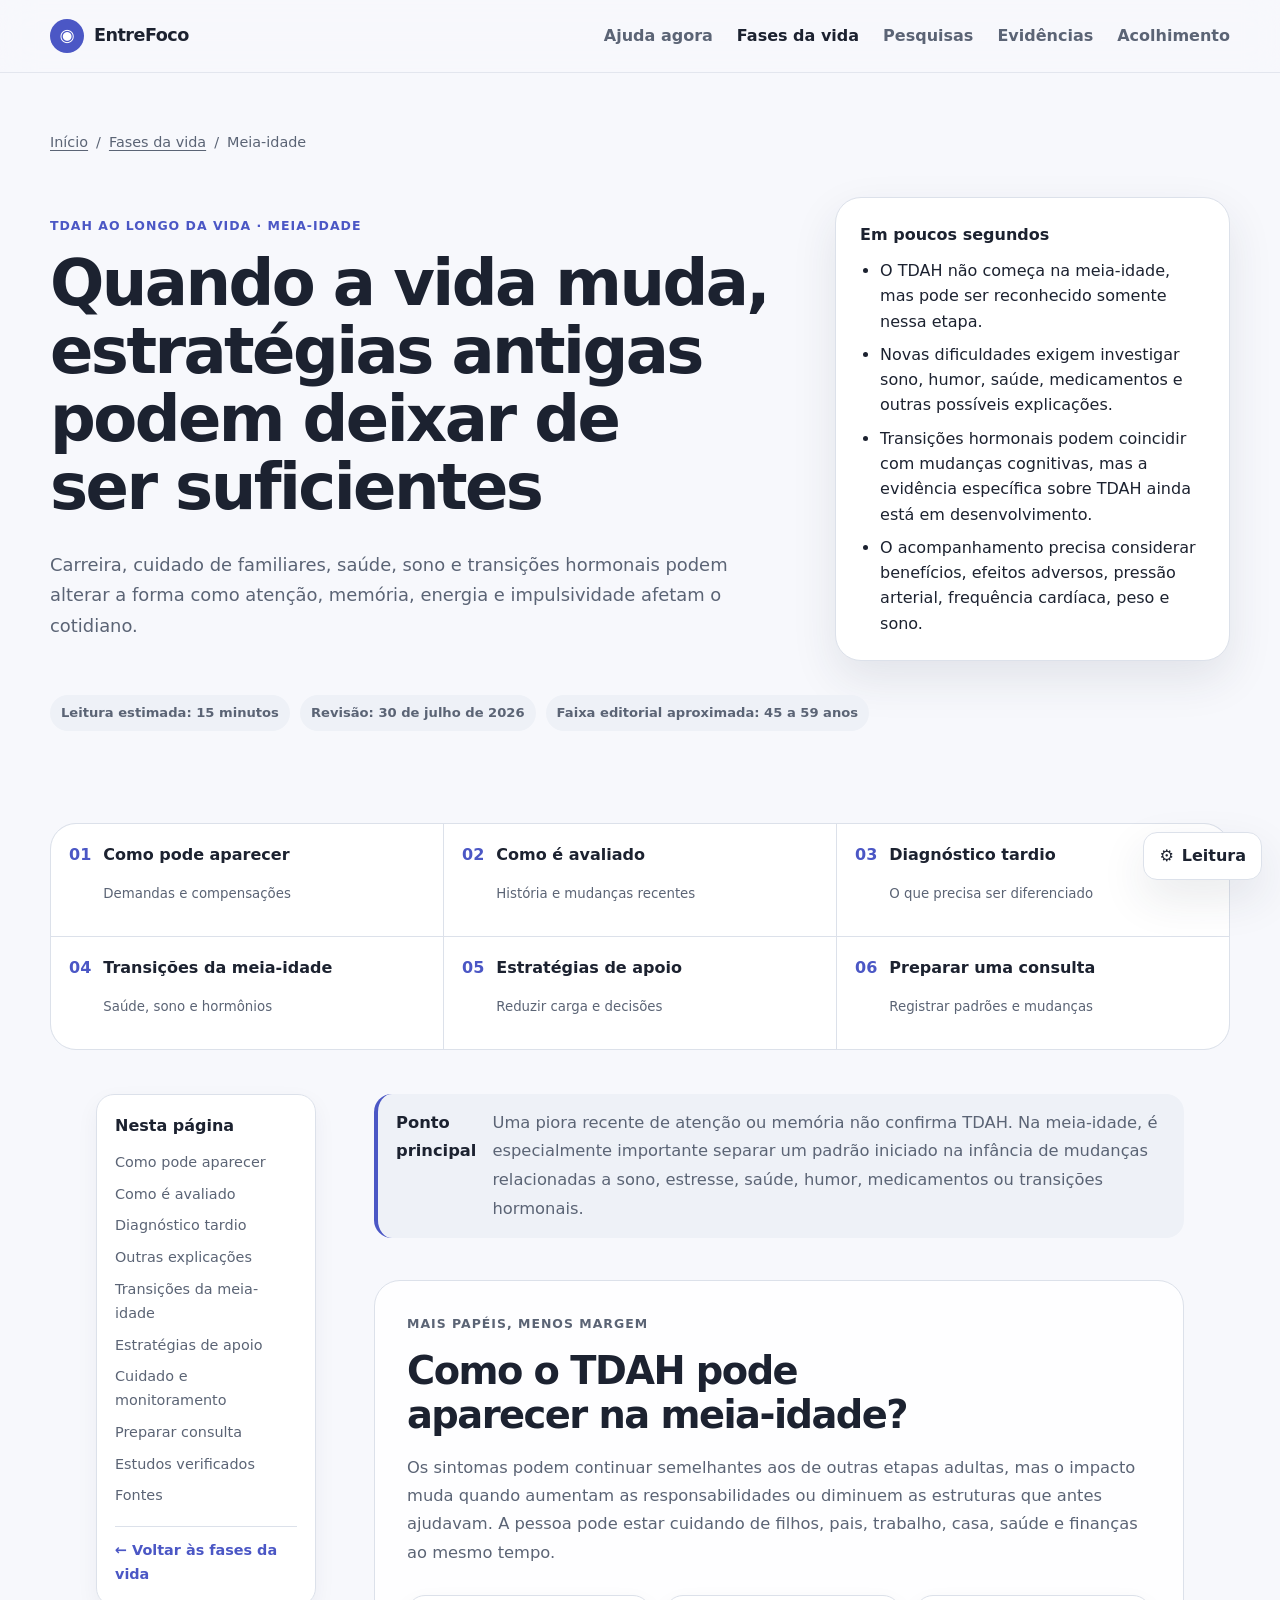
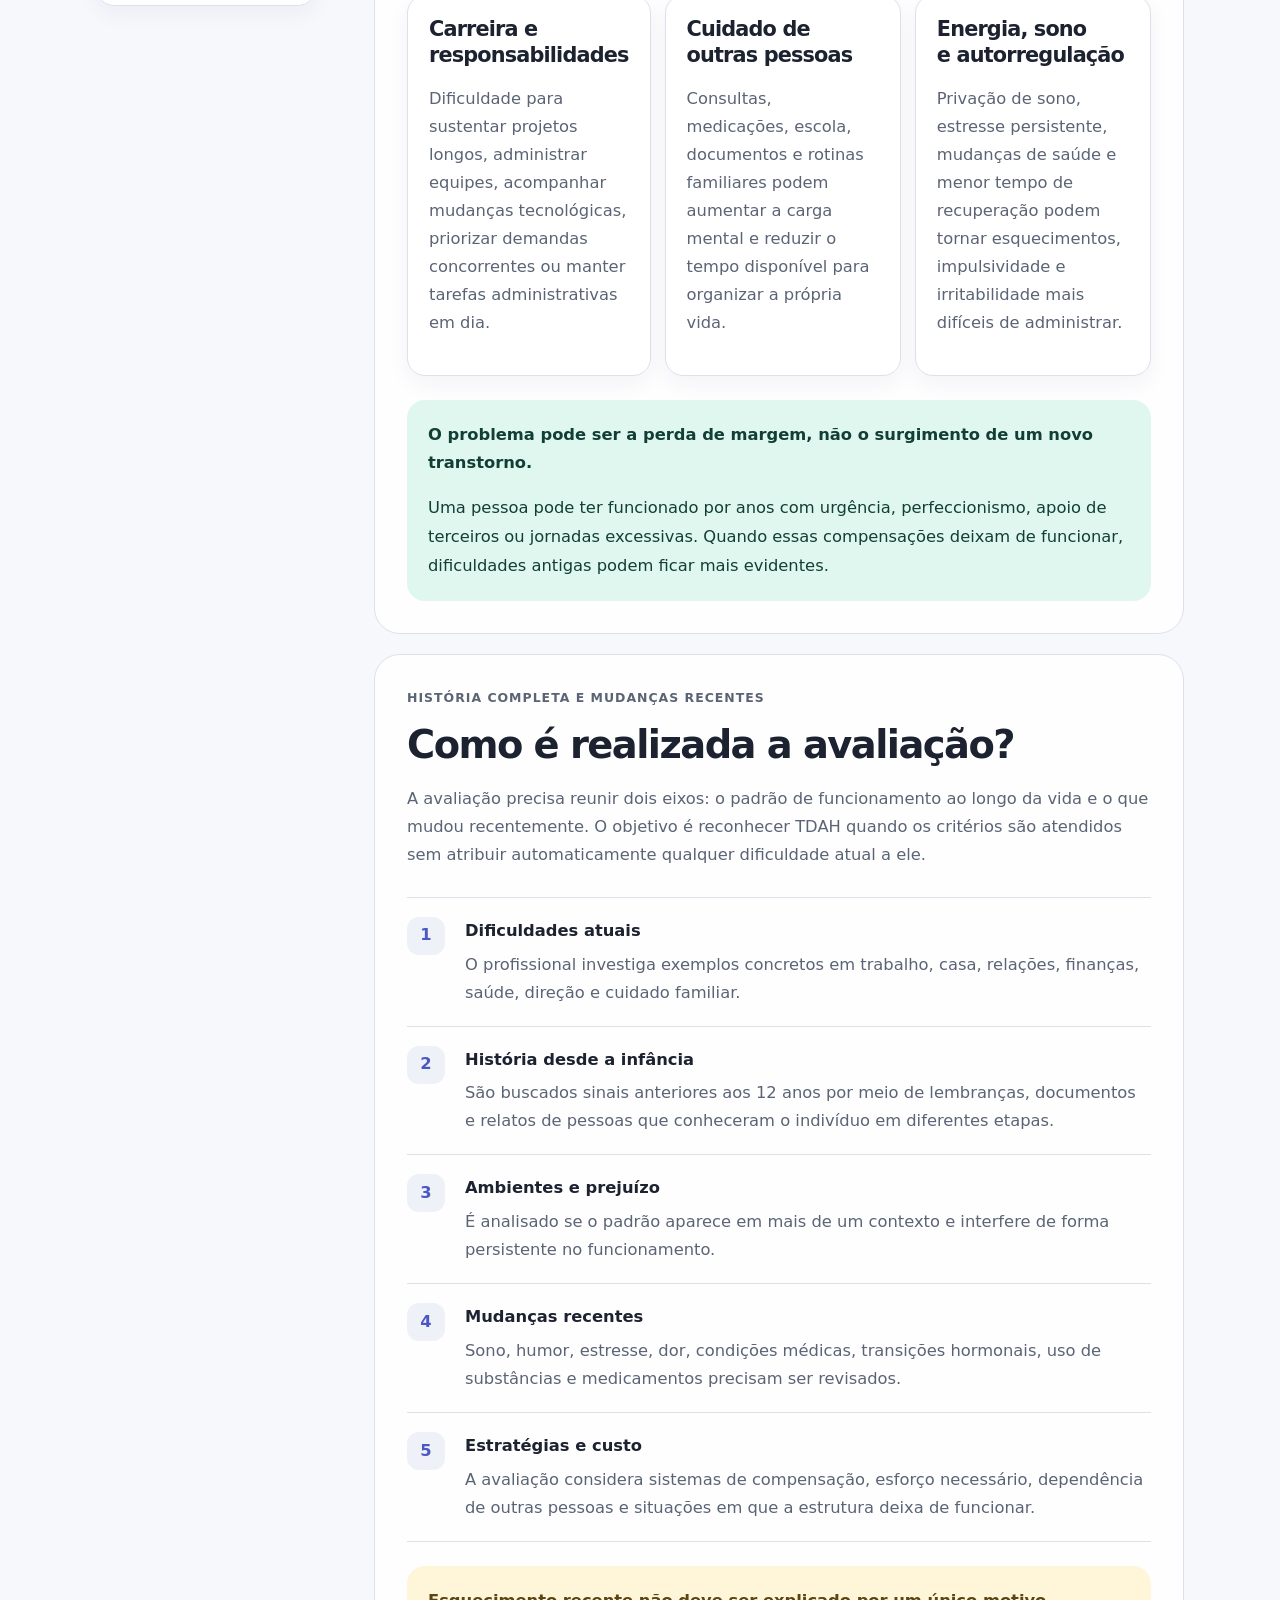
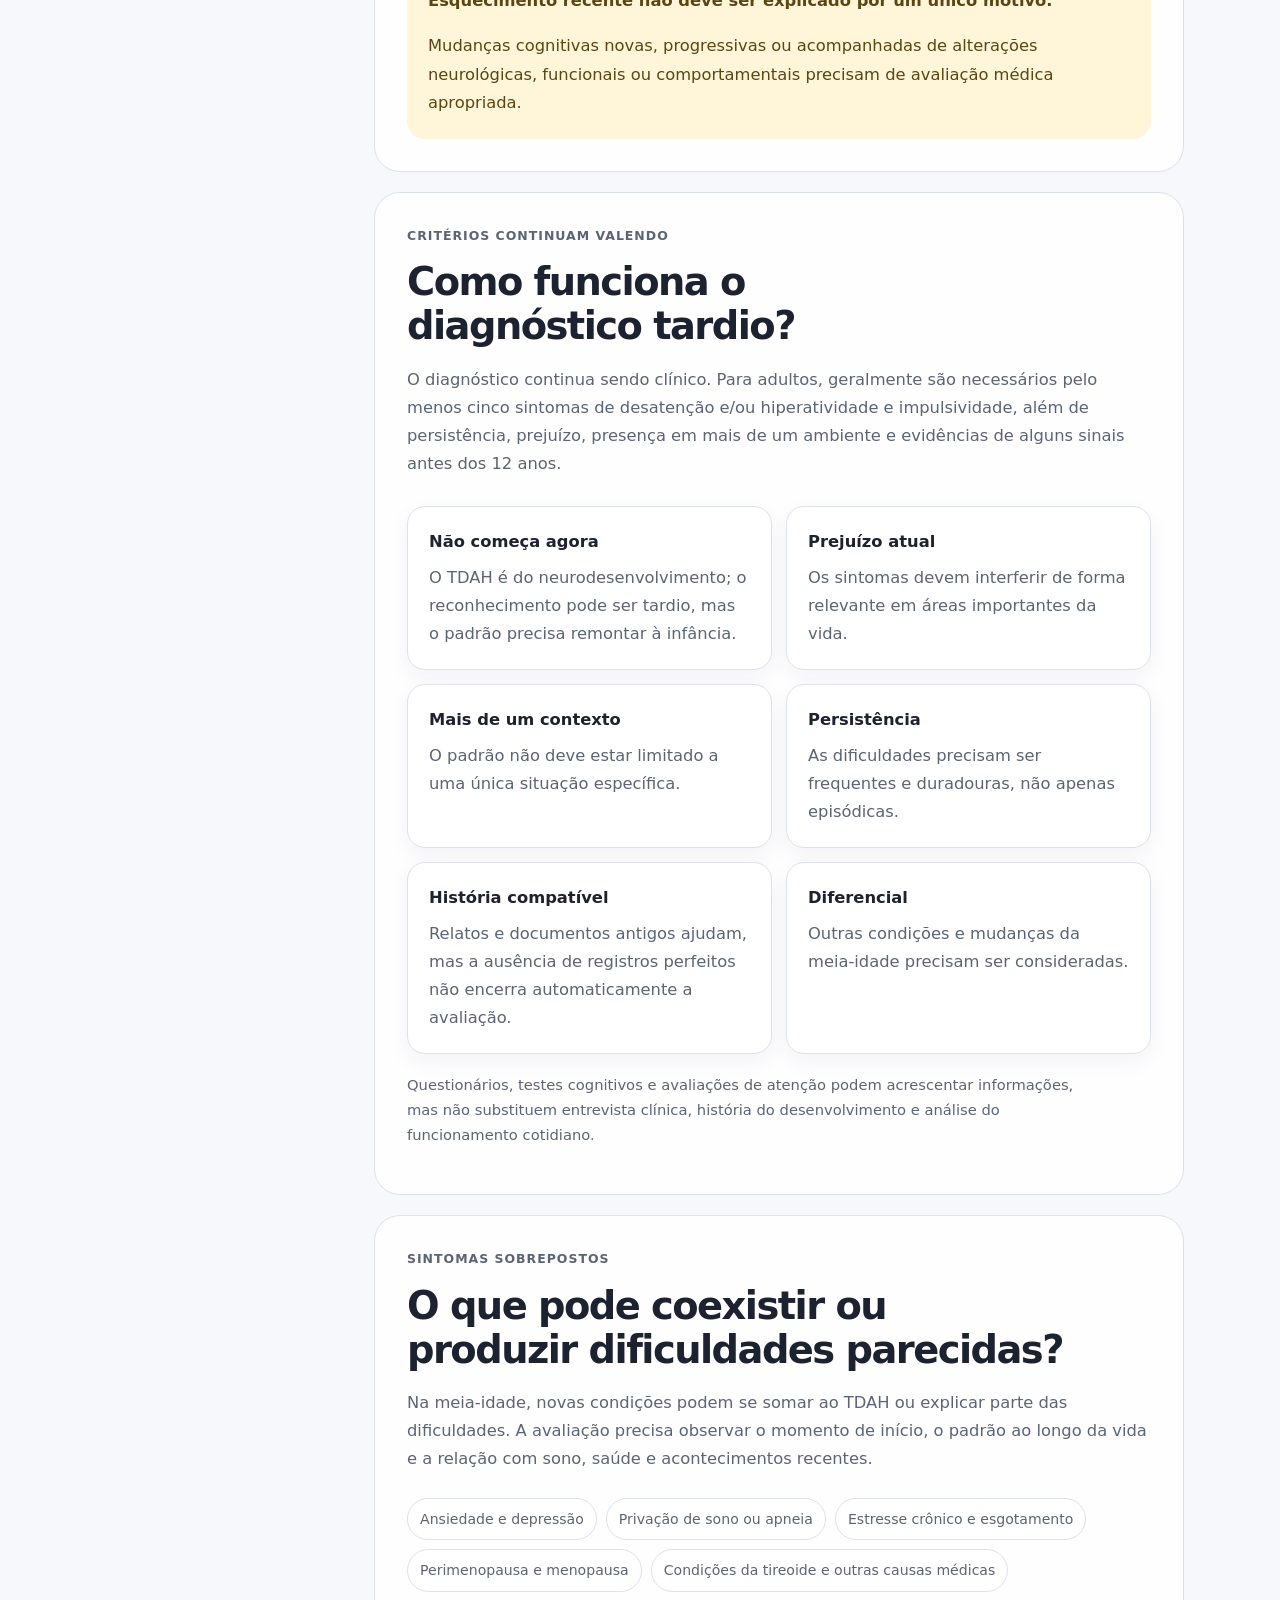
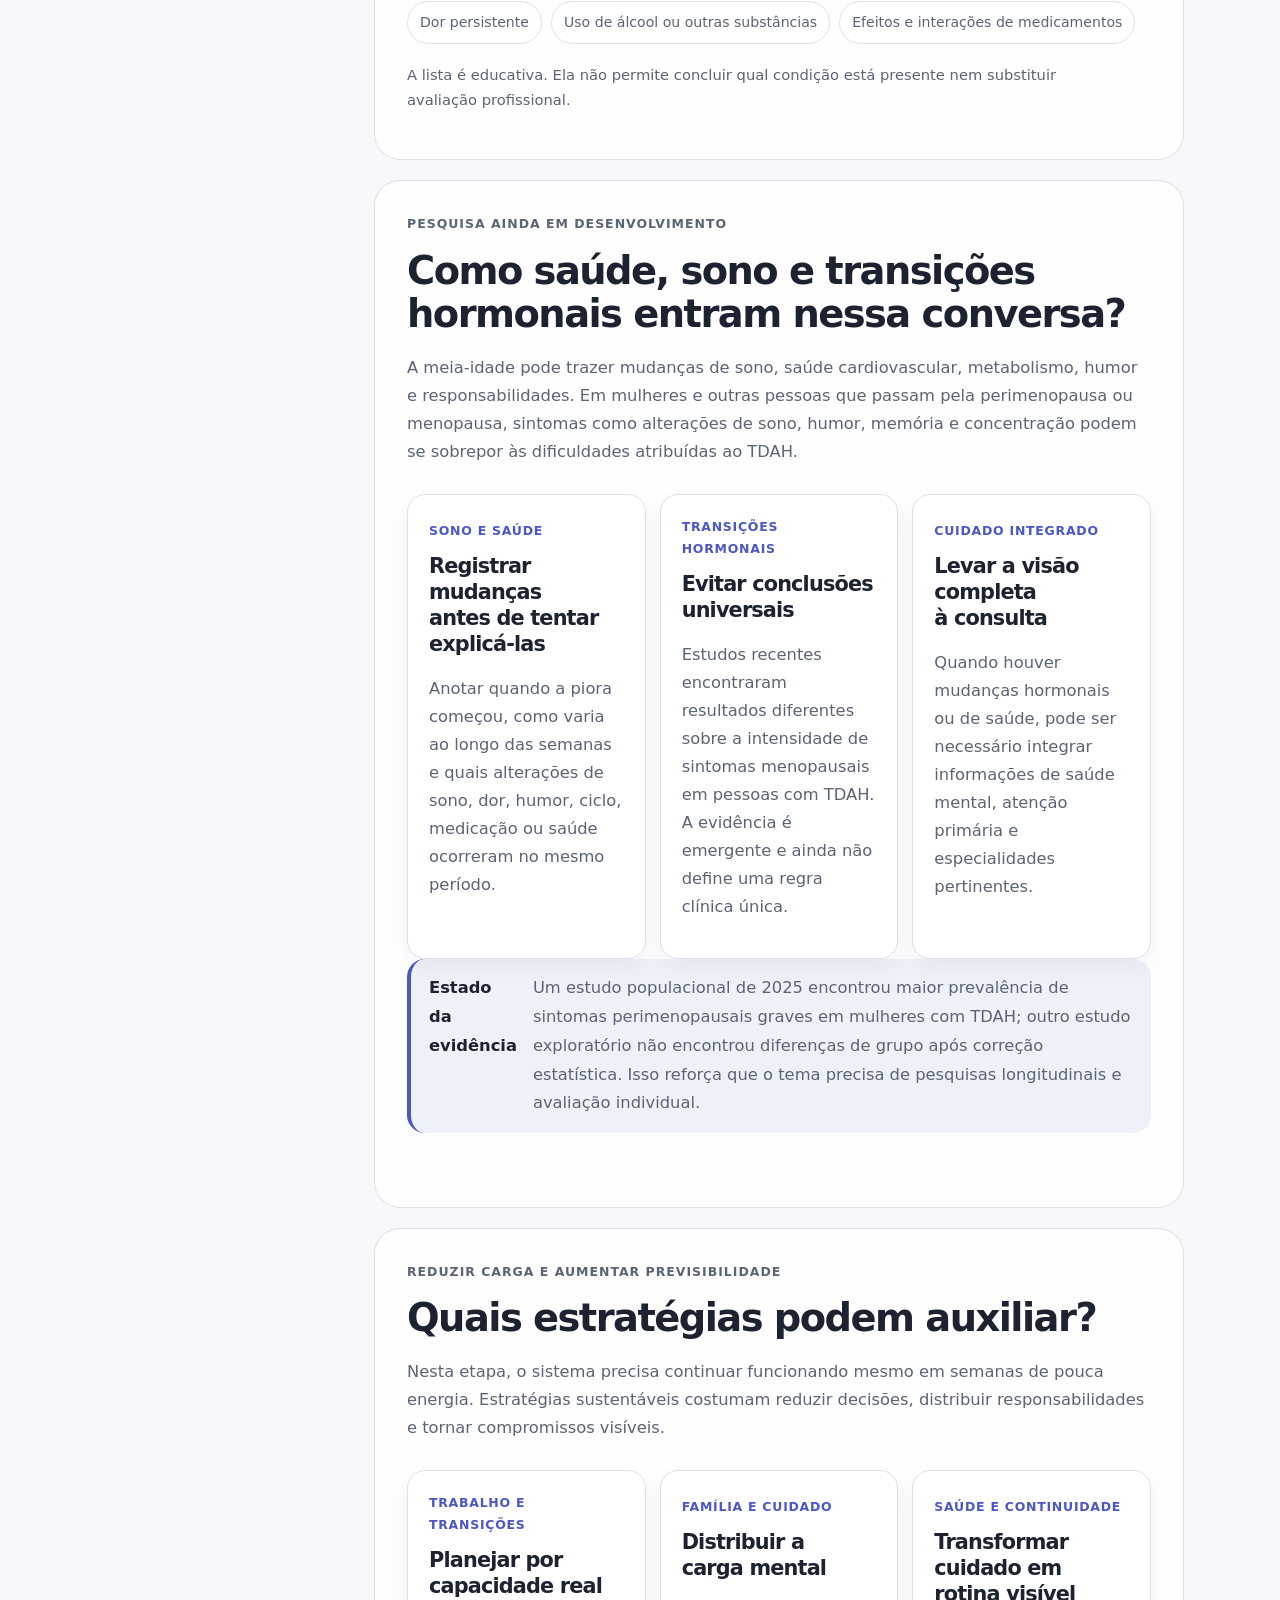
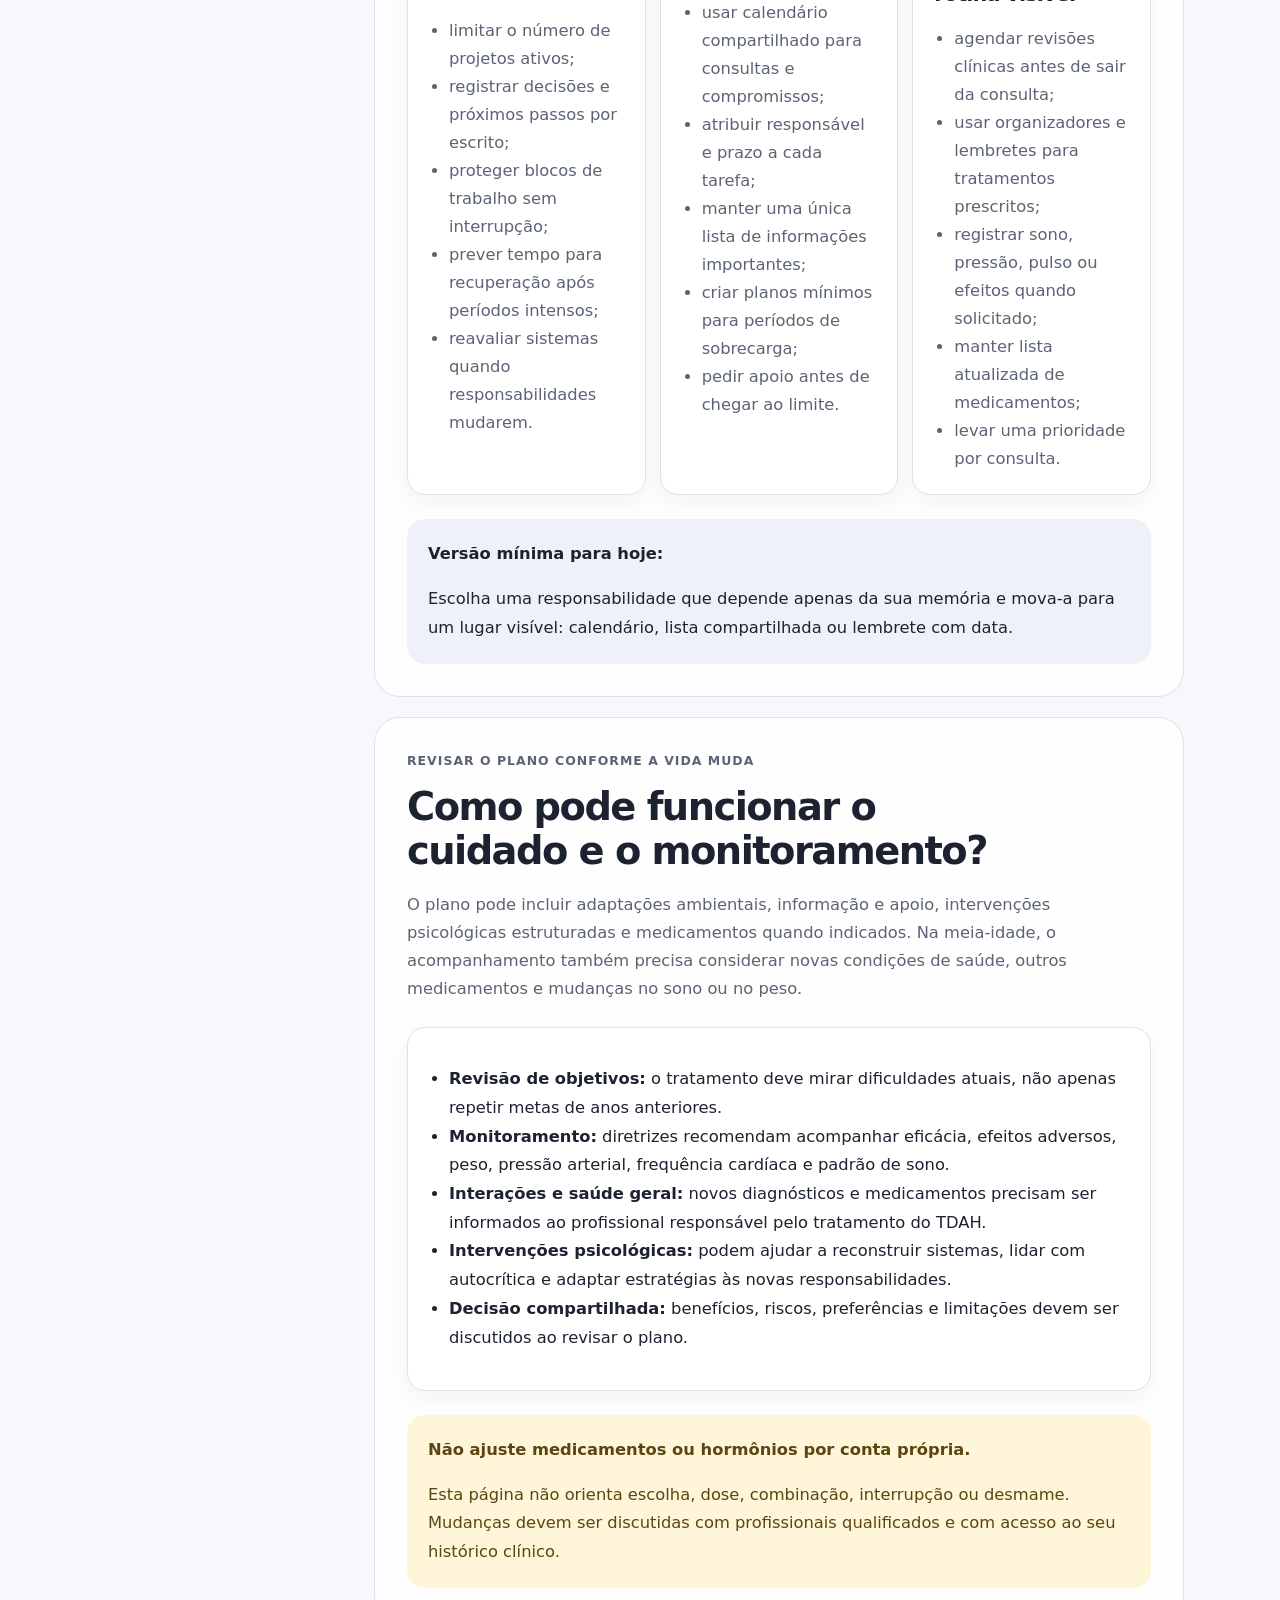
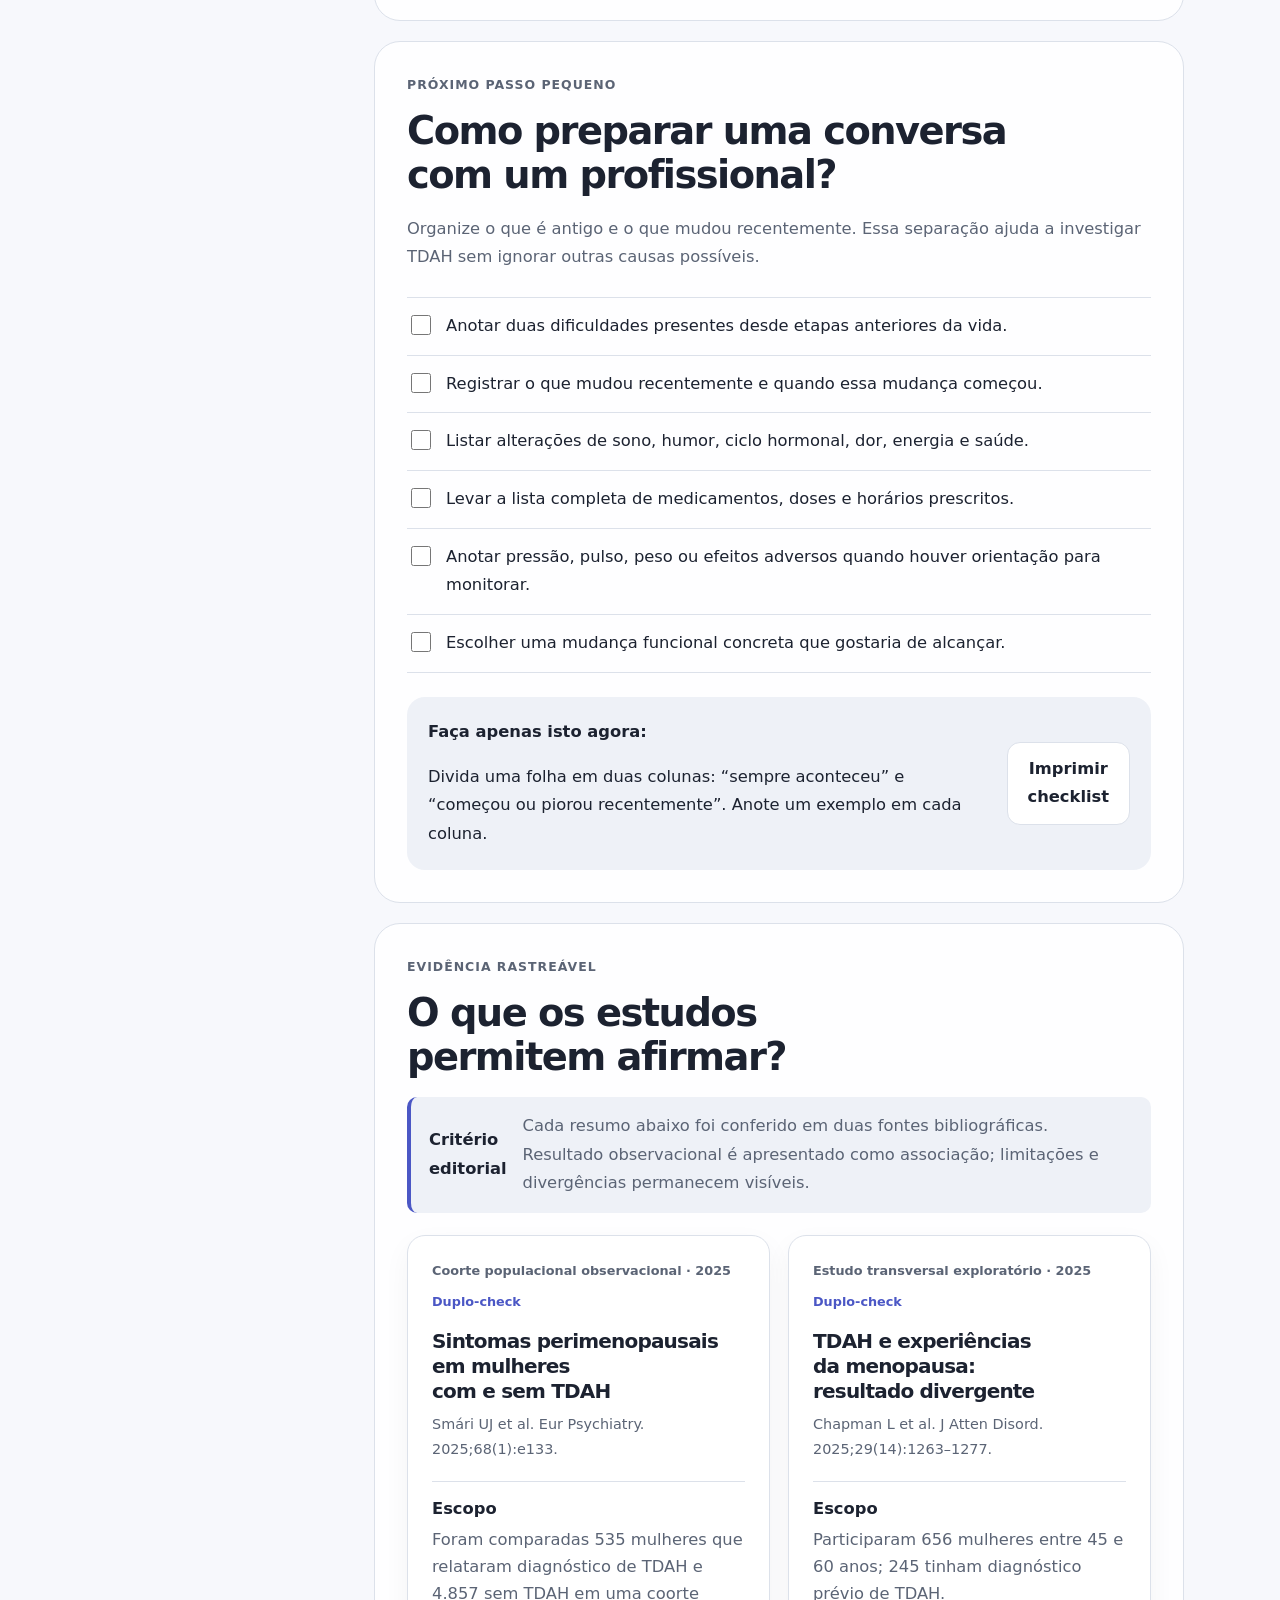
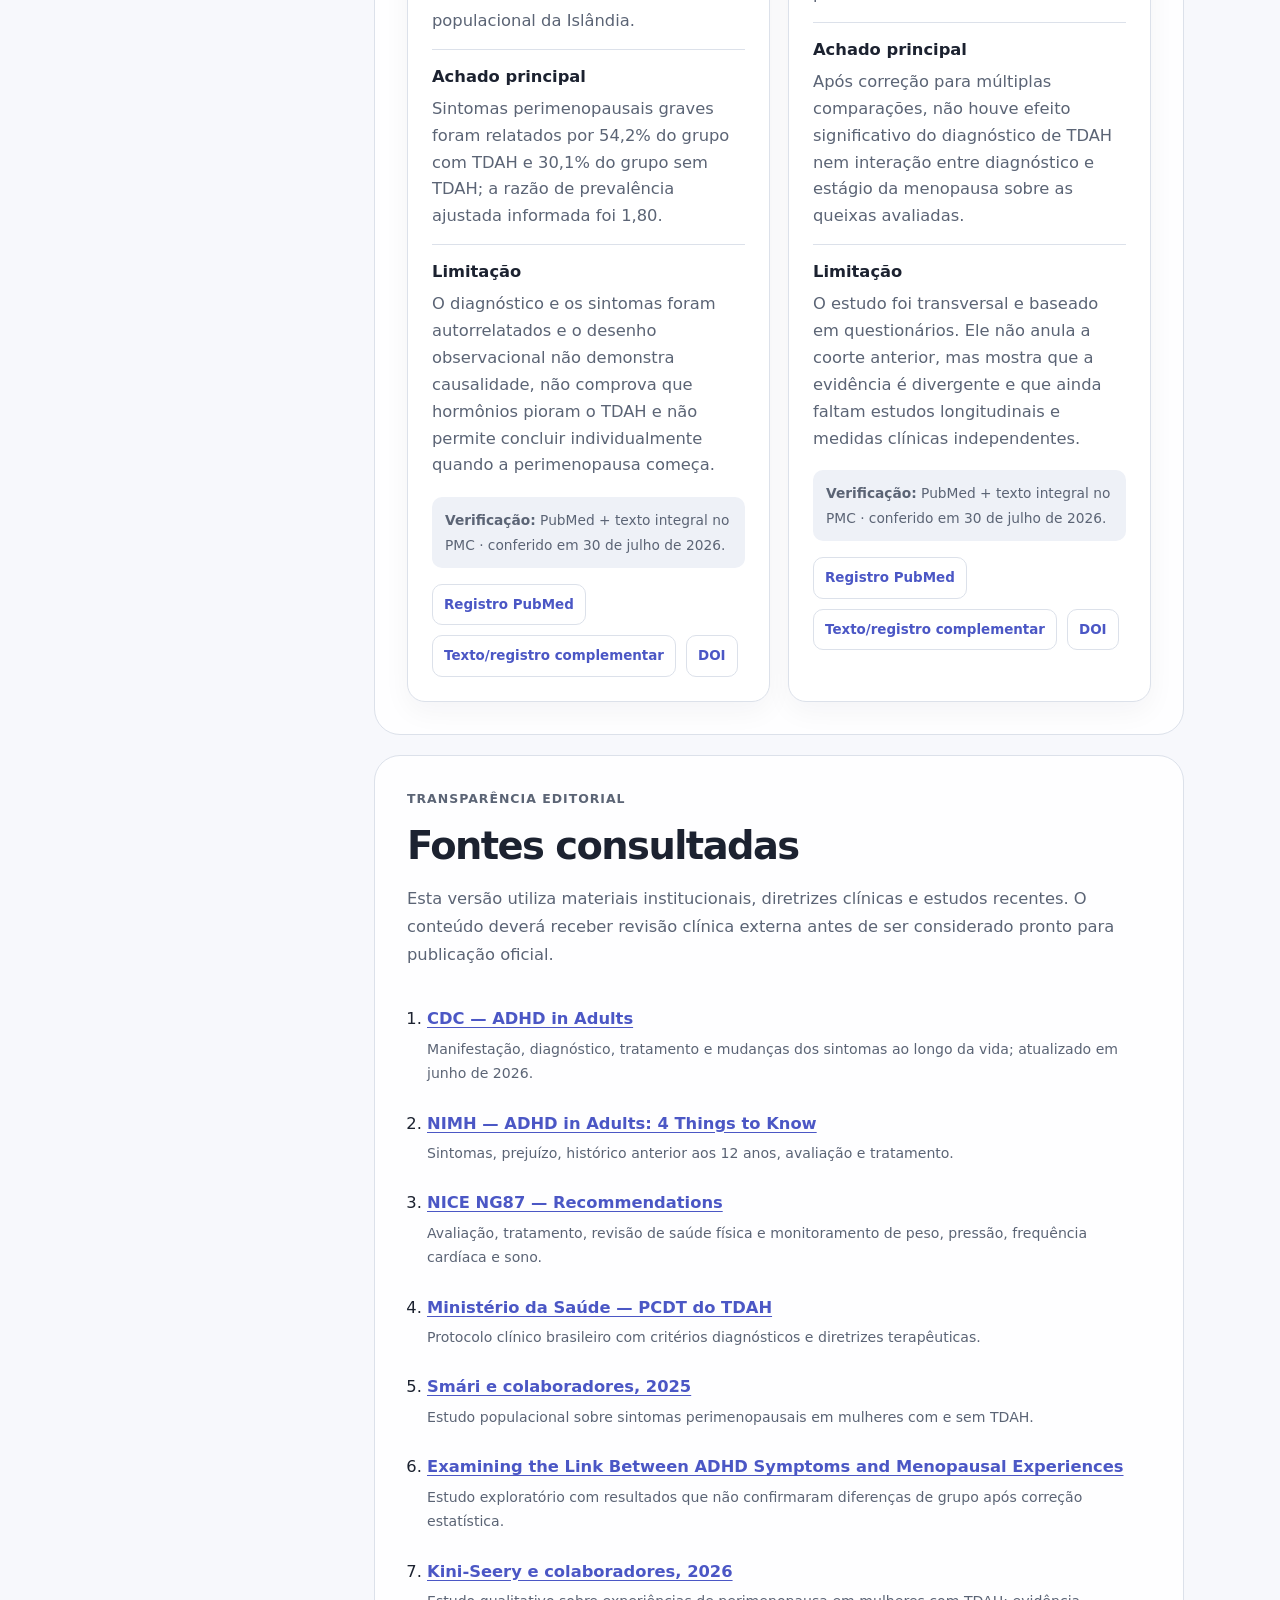
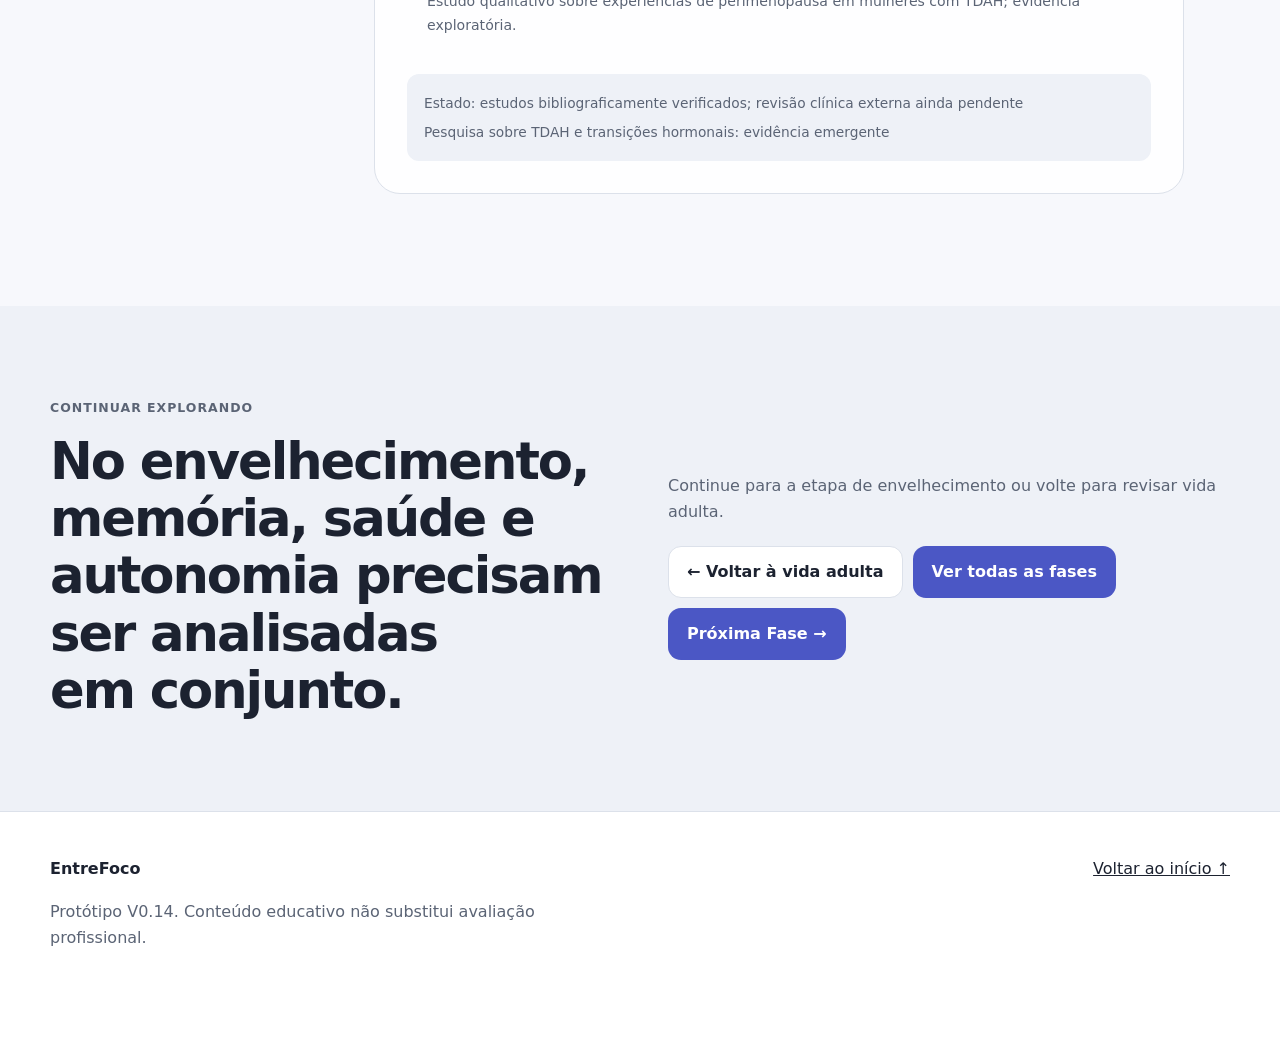
<file: fases/meia-idade.html>
<!DOCTYPE html>

<html data-version="0.14" lang="pt-BR">
<head>
<meta charset="utf-8"/>
<meta content="width=device-width, initial-scale=1.0" name="viewport"/>
<meta content="Como o TDAH pode aparecer, ser avaliado e acompanhado na meia-idade, com atenção a diagnóstico tardio, sono, saúde, transições hormonais, trabalho, cuidado familiar e tratamento." name="description"/>
<meta content="#f7f8fc" name="theme-color"/>
<title>TDAH na meia-idade — EntreFoco</title>
<link href="../styles.css?v=0.14" rel="stylesheet"/>
</head>
<body class="article-page">
<div aria-label="Início da página" id="topo" tabindex="-1"></div>
<a class="skip-link" href="#conteudo">Pular para o conteúdo</a>
<header class="site-header" data-focus-dim="">
<div class="container header-inner">
<a aria-label="EntreFoco — voltar à página inicial" class="brand" href="../index.html">
<span aria-hidden="true" class="brand-mark">◉</span>
<span>EntreFoco</span>
</a>
<nav aria-label="Navegação principal" class="main-nav"><a href="../index.html#agora">Ajuda agora</a>
<a aria-current="page" href="../index.html#fases">Fases da vida</a>
<a href="../index.html#pesquisas">Pesquisas</a>
<a href="../evidencias.html">Evidências</a>
<a href="../index.html#acolhimento">Acolhimento</a></nav>
<button aria-controls="mobileMenu" aria-expanded="false" aria-label="Abrir menu" class="icon-button" id="menuButton" type="button">
<span aria-hidden="true">☰</span>
</button>
</div>
<nav aria-label="Navegação móvel" class="mobile-menu" hidden="" id="mobileMenu"><a href="../index.html#agora">Ajuda agora</a>
<a aria-current="page" href="../index.html#fases">Fases da vida</a>
<a href="../index.html#pesquisas">Pesquisas</a>
<a href="../evidencias.html">Evidências</a>
<a href="../index.html#acolhimento">Acolhimento</a></nav>
</header>
<div class="focus-status" hidden="" id="focusStatus" role="status">
<span id="focusStatusText">Modo foco ativo: artigo em destaque.</span>
<button id="exitFocus" type="button">Sair do foco</button>
</div>
<div class="reading-tools">
<button aria-controls="readingToolsPanel" aria-expanded="false" class="reading-tools-toggle" id="readingToolsToggle" type="button">
<span aria-hidden="true">⚙</span>
<span>Leitura</span>
</button>
<aside aria-label="Ferramentas de leitura" class="reading-tools-panel" hidden="" id="readingToolsPanel">
<div class="tools-heading">
<strong>Ferramentas de leitura</strong>
<button aria-label="Fechar ferramentas de leitura" class="panel-close" id="closeReadingTools" type="button">×</button>
</div>
<button aria-pressed="false" id="focusToggle" type="button">Modo foco</button>
<p class="tool-hint" id="focusHint">Destaca o artigo e reduz os elementos ao redor.</p>

<div class="speech-tools" id="speechTools">
  <strong class="speech-tools-title">Leitura em voz alta</strong>
  <div class="speech-actions" role="group" aria-label="Controles de leitura em voz alta">
    <button type="button" id="speechStart">Ouvir esta página</button>
    <button type="button" id="speechPause" aria-pressed="false" disabled>Pausar</button>
    <button type="button" id="speechStop" disabled>Parar</button>
  </div>
  <div class="speech-rate-row">
    <label for="speechRate">Velocidade</label>
    <select id="speechRate" aria-describedby="speechVoiceStatus">
      <option value="0.75">0,75×</option>
      <option value="1" selected>1×</option>
      <option value="1.25">1,25×</option>
      <option value="1.5">1,5×</option>
    </select>
  </div>
  <p class="tool-hint" id="speechVoiceStatus">A voz em português será selecionada automaticamente.</p>
  <p class="speech-status" id="speechStatus" role="status" aria-live="polite">Leitura parada.</p>
  <p class="tool-hint">Este apoio não substitui NVDA, VoiceOver, TalkBack ou outro leitor de tela.</p>
</div>
<div aria-label="Tamanho do texto" class="tool-group" role="group">
<button aria-label="Diminuir tamanho do texto" id="fontDecrease" type="button">A−</button>
<output aria-live="polite" id="fontScaleStatus">100%</output>
<button aria-label="Aumentar tamanho do texto" id="fontIncrease" type="button">A+</button>
</div>
<button aria-pressed="false" id="themeToggle" type="button">Tema escuro</button>
<button id="resetReading" type="button">Restaurar padrão</button>
</aside>
</div>
<main id="conteudo">
<section aria-labelledby="pageTitle" class="article-hero section-shell" data-focus-dim="">
<div class="container">
<nav aria-label="Caminho da página" class="breadcrumb">
<a href="../index.html">Início</a>
<span aria-hidden="true">/</span>
<a href="../index.html#fases">Fases da vida</a>
<span aria-hidden="true">/</span>
<span aria-current="page">Meia-idade</span>
</nav>
<div class="article-hero-grid">
<div>
<p class="eyebrow">TDAH ao longo da vida · Meia-idade</p>
<h1 id="pageTitle">Quando a vida muda, estratégias antigas podem deixar de ser suficientes</h1>
<p class="hero-summary">Carreira, cuidado de familiares, saúde, sono e transições hormonais podem alterar a forma como atenção, memória, energia e impulsividade afetam o cotidiano.</p>
</div>
<aside aria-label="Resumo desta página" class="article-summary-card">
<strong>Em poucos segundos</strong>
<ul>
<li>O TDAH não começa na meia-idade, mas pode ser reconhecido somente nessa etapa.</li>
<li>Novas dificuldades exigem investigar sono, humor, saúde, medicamentos e outras possíveis explicações.</li>
<li>Transições hormonais podem coincidir com mudanças cognitivas, mas a evidência específica sobre TDAH ainda está em desenvolvimento.</li>
<li>O acompanhamento precisa considerar benefícios, efeitos adversos, pressão arterial, frequência cardíaca, peso e sono.</li>
</ul>
</aside>
</div>
<div aria-label="Informações editoriais" class="article-meta">
<span>Leitura estimada: 15 minutos</span>
<span>Revisão: 30 de julho de 2026</span>
<span>Faixa editorial aproximada: 45 a 59 anos</span>
</div>
</div>
</section>
<section aria-labelledby="jumpTitle" class="article-jump-section" data-focus-dim="">
<div class="container">
<h2 class="sr-only" id="jumpTitle">Ir diretamente a uma parte da página</h2>
<nav aria-label="Nesta página" class="article-jump-grid">
<a href="#manifestacoes"><span>01</span><strong>Como pode aparecer</strong><small>Demandas e compensações</small></a>
<a href="#avaliacao"><span>02</span><strong>Como é avaliado</strong><small>História e mudanças recentes</small></a>
<a href="#diagnostico"><span>03</span><strong>Diagnóstico tardio</strong><small>O que precisa ser diferenciado</small></a>
<a href="#transicoes"><span>04</span><strong>Transições da meia-idade</strong><small>Saúde, sono e hormônios</small></a>
<a href="#estrategias"><span>05</span><strong>Estratégias de apoio</strong><small>Reduzir carga e decisões</small></a>
<a href="#consulta"><span>06</span><strong>Preparar uma consulta</strong><small>Registrar padrões e mudanças</small></a>
</nav>
</div>
</section>
<div class="container article-layout">
<aside aria-label="Sumário do artigo" class="article-toc" data-focus-dim="">
<strong>Nesta página</strong>
<a href="#manifestacoes">Como pode aparecer</a>
<a href="#avaliacao">Como é avaliado</a>
<a href="#diagnostico">Diagnóstico tardio</a>
<a href="#outras-condicoes">Outras explicações</a>
<a href="#transicoes">Transições da meia-idade</a>
<a href="#estrategias">Estratégias de apoio</a>
<a href="#tratamento">Cuidado e monitoramento</a>
<a href="#consulta">Preparar consulta</a>
<a href="#estudos">Estudos verificados</a><a href="#fontes">Fontes</a>
<a class="back-link" href="../index.html#fases">← Voltar às fases da vida</a>
</aside>
<article class="article-content" data-focus-content="" tabindex="-1">
<div class="notice article-notice" role="note">
<strong>Ponto principal</strong>
<span>Uma piora recente de atenção ou memória não confirma TDAH. Na meia-idade, é especialmente importante separar um padrão iniciado na infância de mudanças relacionadas a sono, estresse, saúde, humor, medicamentos ou transições hormonais.</span>
</div>
<section aria-labelledby="manifestacoesTitle" class="content-section" id="manifestacoes">
<p class="eyebrow">Mais papéis, menos margem</p>
<h2 id="manifestacoesTitle">Como o TDAH pode aparecer na meia-idade?</h2>
<p>Os sintomas podem continuar semelhantes aos de outras etapas adultas, mas o impacto muda quando aumentam as responsabilidades ou diminuem as estruturas que antes ajudavam. A pessoa pode estar cuidando de filhos, pais, trabalho, casa, saúde e finanças ao mesmo tempo.</p>
<div class="symptom-grid">
<div class="information-card">
<h3>Carreira e responsabilidades</h3>
<p>Dificuldade para sustentar projetos longos, administrar equipes, acompanhar mudanças tecnológicas, priorizar demandas concorrentes ou manter tarefas administrativas em dia.</p>
</div>
<div class="information-card">
<h3>Cuidado de outras pessoas</h3>
<p>Consultas, medicações, escola, documentos e rotinas familiares podem aumentar a carga mental e reduzir o tempo disponível para organizar a própria vida.</p>
</div>
<div class="information-card">
<h3>Energia, sono e autorregulação</h3>
<p>Privação de sono, estresse persistente, mudanças de saúde e menor tempo de recuperação podem tornar esquecimentos, impulsividade e irritabilidade mais difíceis de administrar.</p>
</div>
</div>
<div class="key-point">
<strong>O problema pode ser a perda de margem, não o surgimento de um novo transtorno.</strong>
<p>Uma pessoa pode ter funcionado por anos com urgência, perfeccionismo, apoio de terceiros ou jornadas excessivas. Quando essas compensações deixam de funcionar, dificuldades antigas podem ficar mais evidentes.</p>
</div>
</section>
<section aria-labelledby="avaliacaoTitle" class="content-section" id="avaliacao">
<p class="eyebrow">História completa e mudanças recentes</p>
<h2 id="avaliacaoTitle">Como é realizada a avaliação?</h2>
<p>A avaliação precisa reunir dois eixos: o padrão de funcionamento ao longo da vida e o que mudou recentemente. O objetivo é reconhecer TDAH quando os critérios são atendidos sem atribuir automaticamente qualquer dificuldade atual a ele.</p>
<ol class="process-list">
<li><span>1</span><div><strong>Dificuldades atuais</strong><p>O profissional investiga exemplos concretos em trabalho, casa, relações, finanças, saúde, direção e cuidado familiar.</p></div></li>
<li><span>2</span><div><strong>História desde a infância</strong><p>São buscados sinais anteriores aos 12 anos por meio de lembranças, documentos e relatos de pessoas que conheceram o indivíduo em diferentes etapas.</p></div></li>
<li><span>3</span><div><strong>Ambientes e prejuízo</strong><p>É analisado se o padrão aparece em mais de um contexto e interfere de forma persistente no funcionamento.</p></div></li>
<li><span>4</span><div><strong>Mudanças recentes</strong><p>Sono, humor, estresse, dor, condições médicas, transições hormonais, uso de substâncias e medicamentos precisam ser revisados.</p></div></li>
<li><span>5</span><div><strong>Estratégias e custo</strong><p>A avaliação considera sistemas de compensação, esforço necessário, dependência de outras pessoas e situações em que a estrutura deixa de funcionar.</p></div></li>
</ol>
<div class="safety-note">
<strong>Esquecimento recente não deve ser explicado por um único motivo.</strong>
<p>Mudanças cognitivas novas, progressivas ou acompanhadas de alterações neurológicas, funcionais ou comportamentais precisam de avaliação médica apropriada.</p>
</div>
</section>
<section aria-labelledby="diagnosticoTitle" class="content-section" id="diagnostico">
<p class="eyebrow">Critérios continuam valendo</p>
<h2 id="diagnosticoTitle">Como funciona o diagnóstico tardio?</h2>
<p>O diagnóstico continua sendo clínico. Para adultos, geralmente são necessários pelo menos cinco sintomas de desatenção e/ou hiperatividade e impulsividade, além de persistência, prejuízo, presença em mais de um ambiente e evidências de alguns sinais antes dos 12 anos.</p>
<div class="criteria-grid">
<div class="criteria-card"><strong>Não começa agora</strong><span>O TDAH é do neurodesenvolvimento; o reconhecimento pode ser tardio, mas o padrão precisa remontar à infância.</span></div>
<div class="criteria-card"><strong>Prejuízo atual</strong><span>Os sintomas devem interferir de forma relevante em áreas importantes da vida.</span></div>
<div class="criteria-card"><strong>Mais de um contexto</strong><span>O padrão não deve estar limitado a uma única situação específica.</span></div>
<div class="criteria-card"><strong>Persistência</strong><span>As dificuldades precisam ser frequentes e duradouras, não apenas episódicas.</span></div>
<div class="criteria-card"><strong>História compatível</strong><span>Relatos e documentos antigos ajudam, mas a ausência de registros perfeitos não encerra automaticamente a avaliação.</span></div>
<div class="criteria-card"><strong>Diferencial</strong><span>Outras condições e mudanças da meia-idade precisam ser consideradas.</span></div>
</div>
<p class="soft-text">Questionários, testes cognitivos e avaliações de atenção podem acrescentar informações, mas não substituem entrevista clínica, história do desenvolvimento e análise do funcionamento cotidiano.</p>
</section>
<section aria-labelledby="outrasTitle" class="content-section" id="outras-condicoes">
<p class="eyebrow">Sintomas sobrepostos</p>
<h2 id="outrasTitle">O que pode coexistir ou produzir dificuldades parecidas?</h2>
<p>Na meia-idade, novas condições podem se somar ao TDAH ou explicar parte das dificuldades. A avaliação precisa observar o momento de início, o padrão ao longo da vida e a relação com sono, saúde e acontecimentos recentes.</p>
<div aria-label="Condições e fatores considerados na avaliação" class="tag-list">
<span>Ansiedade e depressão</span>
<span>Privação de sono ou apneia</span>
<span>Estresse crônico e esgotamento</span>
<span>Perimenopausa e menopausa</span>
<span>Condições da tireoide e outras causas médicas</span>
<span>Dor persistente</span>
<span>Uso de álcool ou outras substâncias</span>
<span>Efeitos e interações de medicamentos</span>
</div>
<p class="soft-text">A lista é educativa. Ela não permite concluir qual condição está presente nem substituir avaliação profissional.</p>
</section>
<section aria-labelledby="transicoesTitle" class="content-section" id="transicoes">
<p class="eyebrow">Pesquisa ainda em desenvolvimento</p>
<h2 id="transicoesTitle">Como saúde, sono e transições hormonais entram nessa conversa?</h2>
<p>A meia-idade pode trazer mudanças de sono, saúde cardiovascular, metabolismo, humor e responsabilidades. Em mulheres e outras pessoas que passam pela perimenopausa ou menopausa, sintomas como alterações de sono, humor, memória e concentração podem se sobrepor às dificuldades atribuídas ao TDAH.</p>
<div class="strategy-grid">
<div class="strategy-card">
<span>Sono e saúde</span>
<h3>Registrar mudanças antes de tentar explicá-las</h3>
<p>Anotar quando a piora começou, como varia ao longo das semanas e quais alterações de sono, dor, humor, ciclo, medicação ou saúde ocorreram no mesmo período.</p>
</div>
<div class="strategy-card">
<span>Transições hormonais</span>
<h3>Evitar conclusões universais</h3>
<p>Estudos recentes encontraram resultados diferentes sobre a intensidade de sintomas menopausais em pessoas com TDAH. A evidência é emergente e ainda não define uma regra clínica única.</p>
</div>
<div class="strategy-card">
<span>Cuidado integrado</span>
<h3>Levar a visão completa à consulta</h3>
<p>Quando houver mudanças hormonais ou de saúde, pode ser necessário integrar informações de saúde mental, atenção primária e especialidades pertinentes.</p>
</div>
</div>
<div class="notice article-notice" role="note">
<strong>Estado da evidência</strong>
<span>Um estudo populacional de 2025 encontrou maior prevalência de sintomas perimenopausais graves em mulheres com TDAH; outro estudo exploratório não encontrou diferenças de grupo após correção estatística. Isso reforça que o tema precisa de pesquisas longitudinais e avaliação individual.</span>
</div>
</section>
<section aria-labelledby="estrategiasTitle" class="content-section" id="estrategias">
<p class="eyebrow">Reduzir carga e aumentar previsibilidade</p>
<h2 id="estrategiasTitle">Quais estratégias podem auxiliar?</h2>
<p>Nesta etapa, o sistema precisa continuar funcionando mesmo em semanas de pouca energia. Estratégias sustentáveis costumam reduzir decisões, distribuir responsabilidades e tornar compromissos visíveis.</p>
<div class="strategy-grid">
<div class="strategy-card">
<span>Trabalho e transições</span>
<h3>Planejar por capacidade real</h3>
<ul>
<li>limitar o número de projetos ativos;</li>
<li>registrar decisões e próximos passos por escrito;</li>
<li>proteger blocos de trabalho sem interrupção;</li>
<li>prever tempo para recuperação após períodos intensos;</li>
<li>reavaliar sistemas quando responsabilidades mudarem.</li>
</ul>
</div>
<div class="strategy-card">
<span>Família e cuidado</span>
<h3>Distribuir a carga mental</h3>
<ul>
<li>usar calendário compartilhado para consultas e compromissos;</li>
<li>atribuir responsável e prazo a cada tarefa;</li>
<li>manter uma única lista de informações importantes;</li>
<li>criar planos mínimos para períodos de sobrecarga;</li>
<li>pedir apoio antes de chegar ao limite.</li>
</ul>
</div>
<div class="strategy-card">
<span>Saúde e continuidade</span>
<h3>Transformar cuidado em rotina visível</h3>
<ul>
<li>agendar revisões clínicas antes de sair da consulta;</li>
<li>usar organizadores e lembretes para tratamentos prescritos;</li>
<li>registrar sono, pressão, pulso ou efeitos quando solicitado;</li>
<li>manter lista atualizada de medicamentos;</li>
<li>levar uma prioridade por consulta.</li>
</ul>
</div>
</div>
<div class="next-step-box">
<div>
<strong>Versão mínima para hoje:</strong>
<p>Escolha uma responsabilidade que depende apenas da sua memória e mova-a para um lugar visível: calendário, lista compartilhada ou lembrete com data.</p>
</div>
</div>
</section>
<section aria-labelledby="tratamentoTitle" class="content-section" id="tratamento">
<p class="eyebrow">Revisar o plano conforme a vida muda</p>
<h2 id="tratamentoTitle">Como pode funcionar o cuidado e o monitoramento?</h2>
<p>O plano pode incluir adaptações ambientais, informação e apoio, intervenções psicológicas estruturadas e medicamentos quando indicados. Na meia-idade, o acompanhamento também precisa considerar novas condições de saúde, outros medicamentos e mudanças no sono ou no peso.</p>
<div class="information-card wide-card">
<ul>
<li><strong>Revisão de objetivos:</strong> o tratamento deve mirar dificuldades atuais, não apenas repetir metas de anos anteriores.</li>
<li><strong>Monitoramento:</strong> diretrizes recomendam acompanhar eficácia, efeitos adversos, peso, pressão arterial, frequência cardíaca e padrão de sono.</li>
<li><strong>Interações e saúde geral:</strong> novos diagnósticos e medicamentos precisam ser informados ao profissional responsável pelo tratamento do TDAH.</li>
<li><strong>Intervenções psicológicas:</strong> podem ajudar a reconstruir sistemas, lidar com autocrítica e adaptar estratégias às novas responsabilidades.</li>
<li><strong>Decisão compartilhada:</strong> benefícios, riscos, preferências e limitações devem ser discutidos ao revisar o plano.</li>
</ul>
</div>
<div class="safety-note">
<strong>Não ajuste medicamentos ou hormônios por conta própria.</strong>
<p>Esta página não orienta escolha, dose, combinação, interrupção ou desmame. Mudanças devem ser discutidas com profissionais qualificados e com acesso ao seu histórico clínico.</p>
</div>
</section>
<section aria-labelledby="consultaTitle" class="content-section" id="consulta">
<p class="eyebrow">Próximo passo pequeno</p>
<h2 id="consultaTitle">Como preparar uma conversa com um profissional?</h2>
<p>Organize o que é antigo e o que mudou recentemente. Essa separação ajuda a investigar TDAH sem ignorar outras causas possíveis.</p>
<ul class="consultation-checklist">
<li><input id="mid-check1" type="checkbox"/><label for="mid-check1">Anotar duas dificuldades presentes desde etapas anteriores da vida.</label></li>
<li><input id="mid-check2" type="checkbox"/><label for="mid-check2">Registrar o que mudou recentemente e quando essa mudança começou.</label></li>
<li><input id="mid-check3" type="checkbox"/><label for="mid-check3">Listar alterações de sono, humor, ciclo hormonal, dor, energia e saúde.</label></li>
<li><input id="mid-check4" type="checkbox"/><label for="mid-check4">Levar a lista completa de medicamentos, doses e horários prescritos.</label></li>
<li><input id="mid-check5" type="checkbox"/><label for="mid-check5">Anotar pressão, pulso, peso ou efeitos adversos quando houver orientação para monitorar.</label></li>
<li><input id="mid-check6" type="checkbox"/><label for="mid-check6">Escolher uma mudança funcional concreta que gostaria de alcançar.</label></li>
</ul>
<div class="next-step-box">
<div>
<strong>Faça apenas isto agora:</strong>
<p>Divida uma folha em duas colunas: “sempre aconteceu” e “começou ou piorou recentemente”. Anote um exemplo em cada coluna.</p>
</div>
<button class="button button-secondary" id="printChecklist" type="button">Imprimir checklist</button>
</div>
</section>
<section class="content-section studies-section" id="estudos">
<p class="eyebrow">Evidência rastreável</p>
<h2>O que os estudos permitem afirmar?</h2>
<div class="notice evidence-method" role="note">
<strong>Critério editorial</strong>
<span>Cada resumo abaixo foi conferido em duas fontes bibliográficas. Resultado observacional é apresentado como associação; limitações e divergências permanecem visíveis.</span>
</div>
<div class="study-grid"><article class="study-card">
<div class="study-meta"><span>Coorte populacional observacional · 2025</span><span class="verification-badge">Duplo-check</span></div>
<h3>Sintomas perimenopausais em mulheres com e sem TDAH</h3>
<p class="study-citation">Smári UJ et al. Eur Psychiatry. 2025;68(1):e133.</p>
<dl class="study-facts">
<div><dt>Escopo</dt><dd>Foram comparadas 535 mulheres que relataram diagnóstico de TDAH e 4.857 sem TDAH em uma coorte populacional da Islândia.</dd></div>
<div><dt>Achado principal</dt><dd>Sintomas perimenopausais graves foram relatados por 54,2% do grupo com TDAH e 30,1% do grupo sem TDAH; a razão de prevalência ajustada informada foi 1,80.</dd></div>
<div><dt>Limitação</dt><dd>O diagnóstico e os sintomas foram autorrelatados e o desenho observacional não demonstra causalidade, não comprova que hormônios pioram o TDAH e não permite concluir individualmente quando a perimenopausa começa.</dd></div>
</dl>
<p class="study-check"><strong>Verificação:</strong> PubMed + texto integral no PMC · conferido em 30 de julho de 2026.</p>
<div class="study-links">
<a href="https://pubmed.ncbi.nlm.nih.gov/40903825/" rel="noopener noreferrer" target="_blank">Registro PubMed</a>
<a href="https://pmc.ncbi.nlm.nih.gov/articles/PMC12538516/" rel="noopener noreferrer" target="_blank">Texto/registro complementar</a>
<a href="https://doi.org/10.1192/j.eurpsy.2025.10101" rel="noopener noreferrer" target="_blank">DOI</a>
</div>
</article><article class="study-card">
<div class="study-meta"><span>Estudo transversal exploratório · 2025</span><span class="verification-badge">Duplo-check</span></div>
<h3>TDAH e experiências da menopausa: resultado divergente</h3>
<p class="study-citation">Chapman L et al. J Atten Disord. 2025;29(14):1263–1277.</p>
<dl class="study-facts">
<div><dt>Escopo</dt><dd>Participaram 656 mulheres entre 45 e 60 anos; 245 tinham diagnóstico prévio de TDAH.</dd></div>
<div><dt>Achado principal</dt><dd>Após correção para múltiplas comparações, não houve efeito significativo do diagnóstico de TDAH nem interação entre diagnóstico e estágio da menopausa sobre as queixas avaliadas.</dd></div>
<div><dt>Limitação</dt><dd>O estudo foi transversal e baseado em questionários. Ele não anula a coorte anterior, mas mostra que a evidência é divergente e que ainda faltam estudos longitudinais e medidas clínicas independentes.</dd></div>
</dl>
<p class="study-check"><strong>Verificação:</strong> PubMed + texto integral no PMC · conferido em 30 de julho de 2026.</p>
<div class="study-links">
<a href="https://pubmed.ncbi.nlm.nih.gov/40738484/" rel="noopener noreferrer" target="_blank">Registro PubMed</a>
<a href="https://pmc.ncbi.nlm.nih.gov/articles/PMC12569137/" rel="noopener noreferrer" target="_blank">Texto/registro complementar</a>
<a href="https://doi.org/10.1177/10870547251355006" rel="noopener noreferrer" target="_blank">DOI</a>
</div>
</article></div>
</section><section aria-labelledby="fontesTitle" class="content-section sources-section" id="fontes">
<p class="eyebrow">Transparência editorial</p>
<h2 id="fontesTitle">Fontes consultadas</h2>
<p>Esta versão utiliza materiais institucionais, diretrizes clínicas e estudos recentes. O conteúdo deverá receber revisão clínica externa antes de ser considerado pronto para publicação oficial.</p>
<ol class="source-list">
<li><a href="https://www.cdc.gov/adhd/articles/adhd-across-the-lifetime.html" rel="noopener noreferrer" target="_blank">CDC — ADHD in Adults</a><span>Manifestação, diagnóstico, tratamento e mudanças dos sintomas ao longo da vida; atualizado em junho de 2026.</span></li>
<li><a href="https://www.nimh.nih.gov/health/publications/adhd-what-you-need-to-know" rel="noopener noreferrer" target="_blank">NIMH — ADHD in Adults: 4 Things to Know</a><span>Sintomas, prejuízo, histórico anterior aos 12 anos, avaliação e tratamento.</span></li>
<li><a href="https://www.nice.org.uk/guidance/ng87/chapter/recommendations" rel="noopener noreferrer" target="_blank">NICE NG87 — Recommendations</a><span>Avaliação, tratamento, revisão de saúde física e monitoramento de peso, pressão, frequência cardíaca e sono.</span></li>
<li><a href="https://www.gov.br/saude/pt-br/assuntos/pcdt/t/transtorno-do-deficit-de-atencao-com-hiperatividade-tdah/view" rel="noopener noreferrer" target="_blank">Ministério da Saúde — PCDT do TDAH</a><span>Protocolo clínico brasileiro com critérios diagnósticos e diretrizes terapêuticas.</span></li>
<li><a href="https://pubmed.ncbi.nlm.nih.gov/40903825/" rel="noopener noreferrer" target="_blank">Smári e colaboradores, 2025</a><span>Estudo populacional sobre sintomas perimenopausais em mulheres com e sem TDAH.</span></li>
<li><a href="https://pubmed.ncbi.nlm.nih.gov/40738484/" rel="noopener noreferrer" target="_blank">Examining the Link Between ADHD Symptoms and Menopausal Experiences</a><span>Estudo exploratório com resultados que não confirmaram diferenças de grupo após correção estatística.</span></li>
<li><a href="https://pubmed.ncbi.nlm.nih.gov/42466994/" rel="noopener noreferrer" target="_blank">Kini-Seery e colaboradores, 2026</a><span>Estudo qualitativo sobre experiências de perimenopausa em mulheres com TDAH; evidência exploratória.</span></li>
</ol>
<div class="editorial-status">
<span>Estado: estudos bibliograficamente verificados; revisão clínica externa ainda pendente</span>
<span>Pesquisa sobre TDAH e transições hormonais: evidência emergente</span>
</div>
</section>
</article>
</div>
<section aria-labelledby="nextStageTitle" class="stage-next section-shell section-muted" data-focus-dim="">
<div class="container stage-next-grid">
<div>
<p class="eyebrow">Continuar explorando</p>
<h2 id="nextStageTitle">No envelhecimento, memória, saúde e autonomia precisam ser analisadas em conjunto.</h2>
</div>
<div>
<p>Continue para a etapa de envelhecimento ou volte para revisar vida adulta.</p>
<div class="stage-actions">
<a class="button button-secondary" href="vida-adulta.html">← Voltar à vida adulta</a>
<a class="button button-primary" href="../index.html#fases">Ver todas as fases</a>
<a aria-label="Abrir a próxima fase: Envelhecimento" class="button button-primary" href="envelhecimento.html">Próxima Fase →</a>
</div>
</div>
</div>
</section>
</main>
<footer class="site-footer" data-focus-dim="">
<div class="container footer-grid">
<div>
<strong>EntreFoco</strong>
<p>Protótipo V0.14. Conteúdo educativo não substitui avaliação profissional.</p>
</div>
<a href="#topo">Voltar ao início ↑</a>
</div>
</footer>
<div aria-hidden="true" class="progress-bar"><span id="readingProgress"></span></div>
<script src="../app.js?v=0.14"></script>
</body>
</html>
</file>
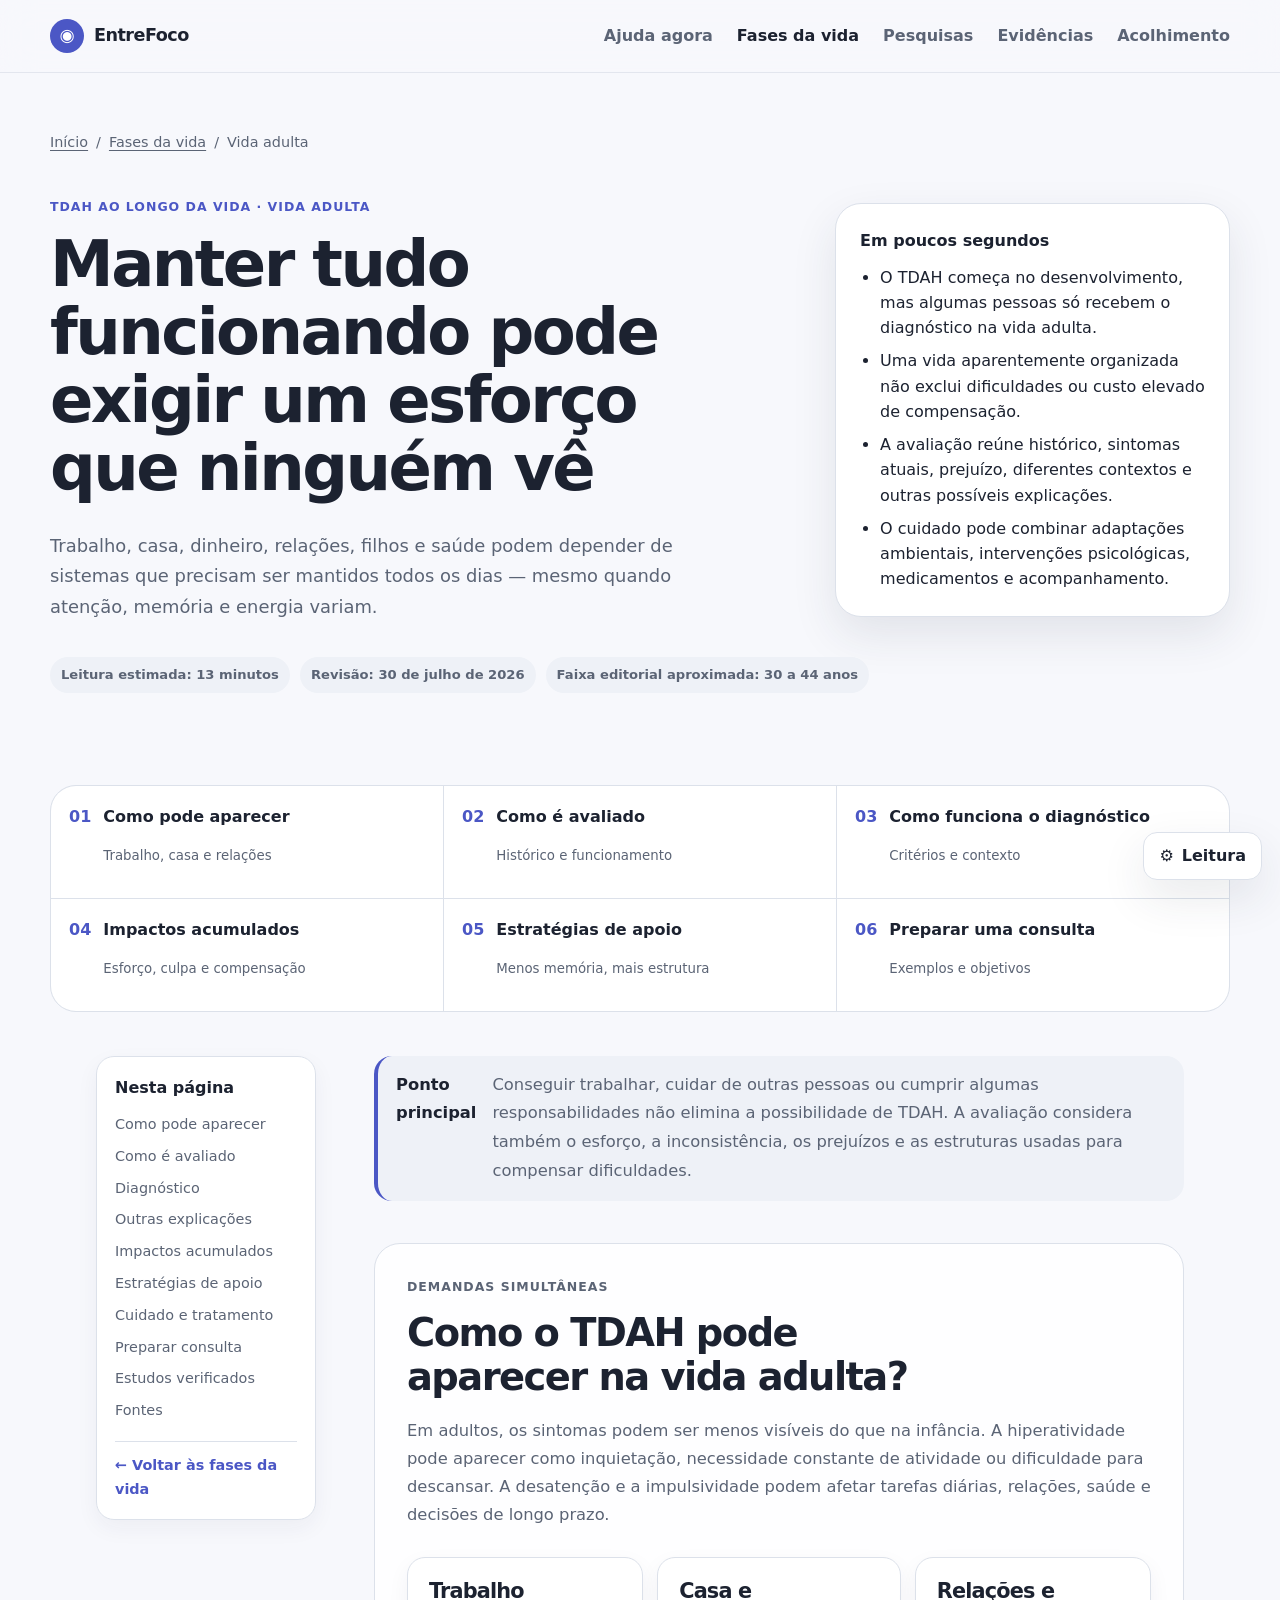
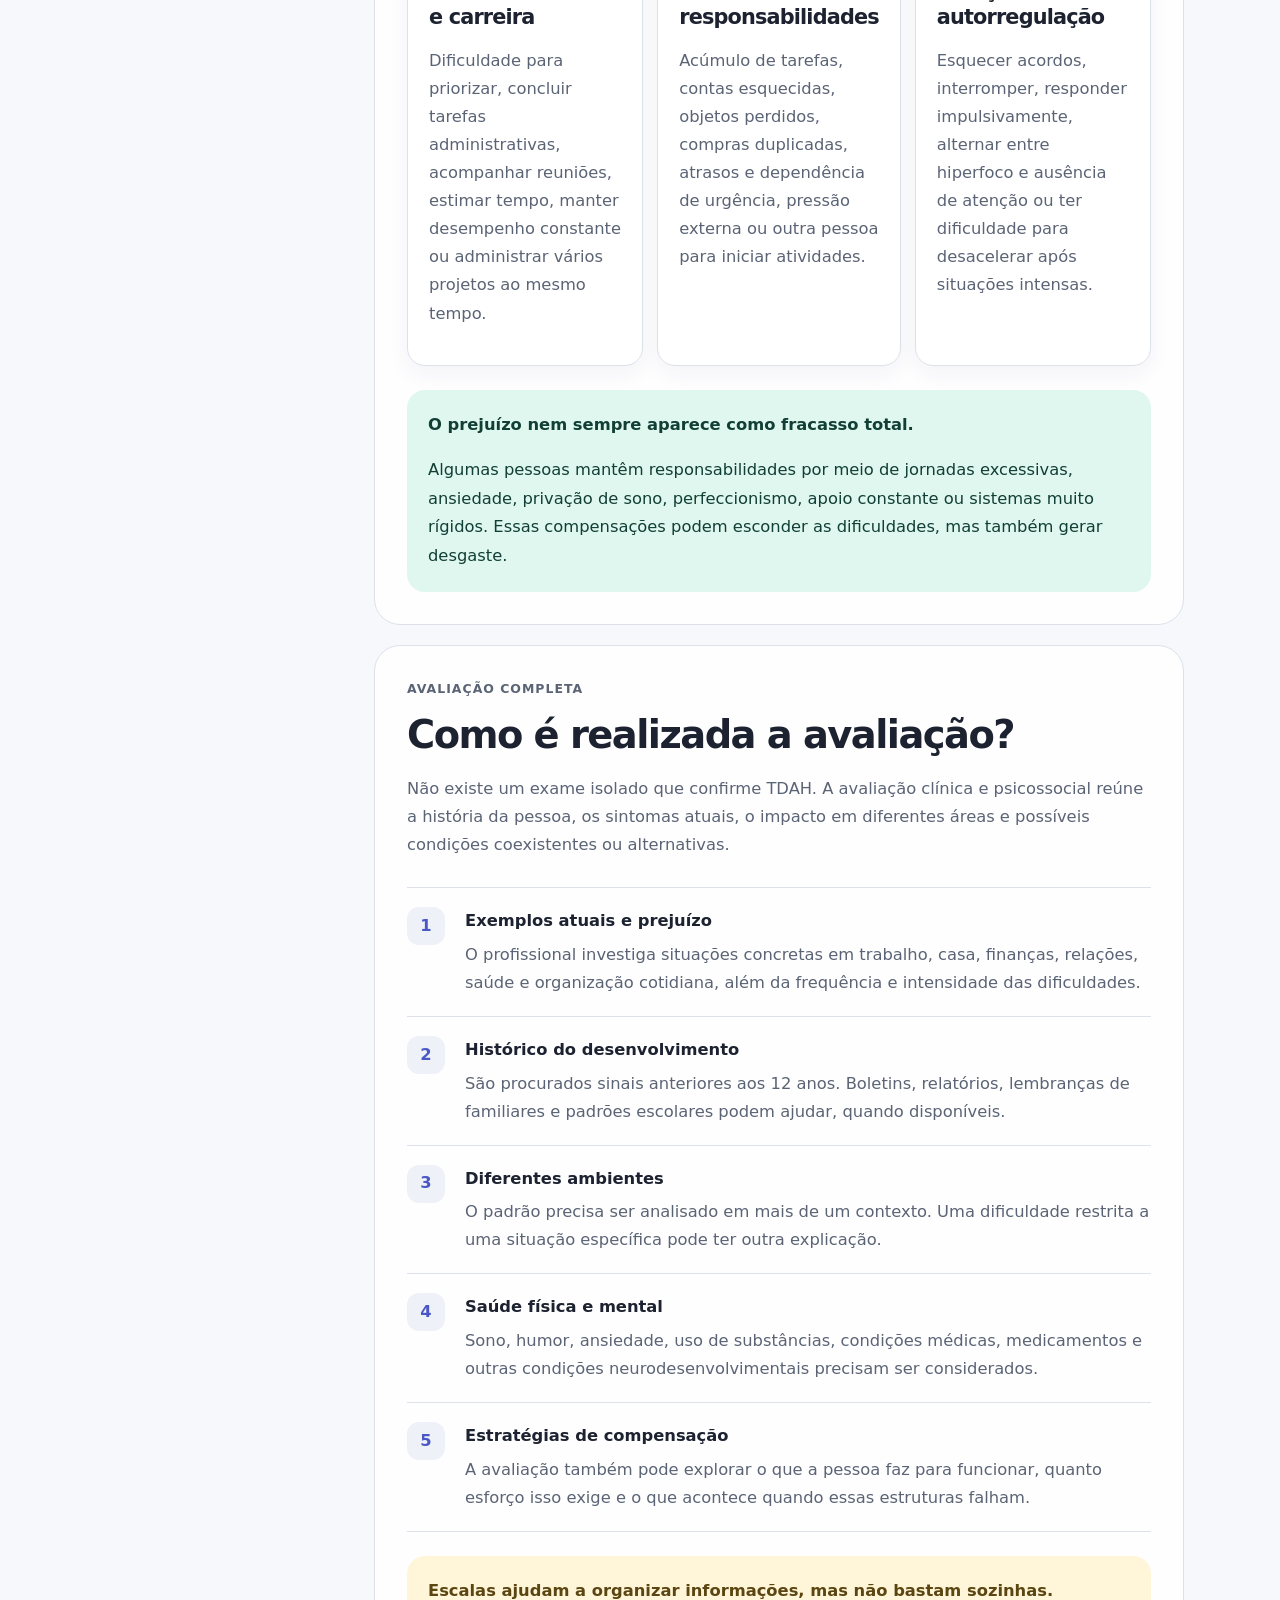
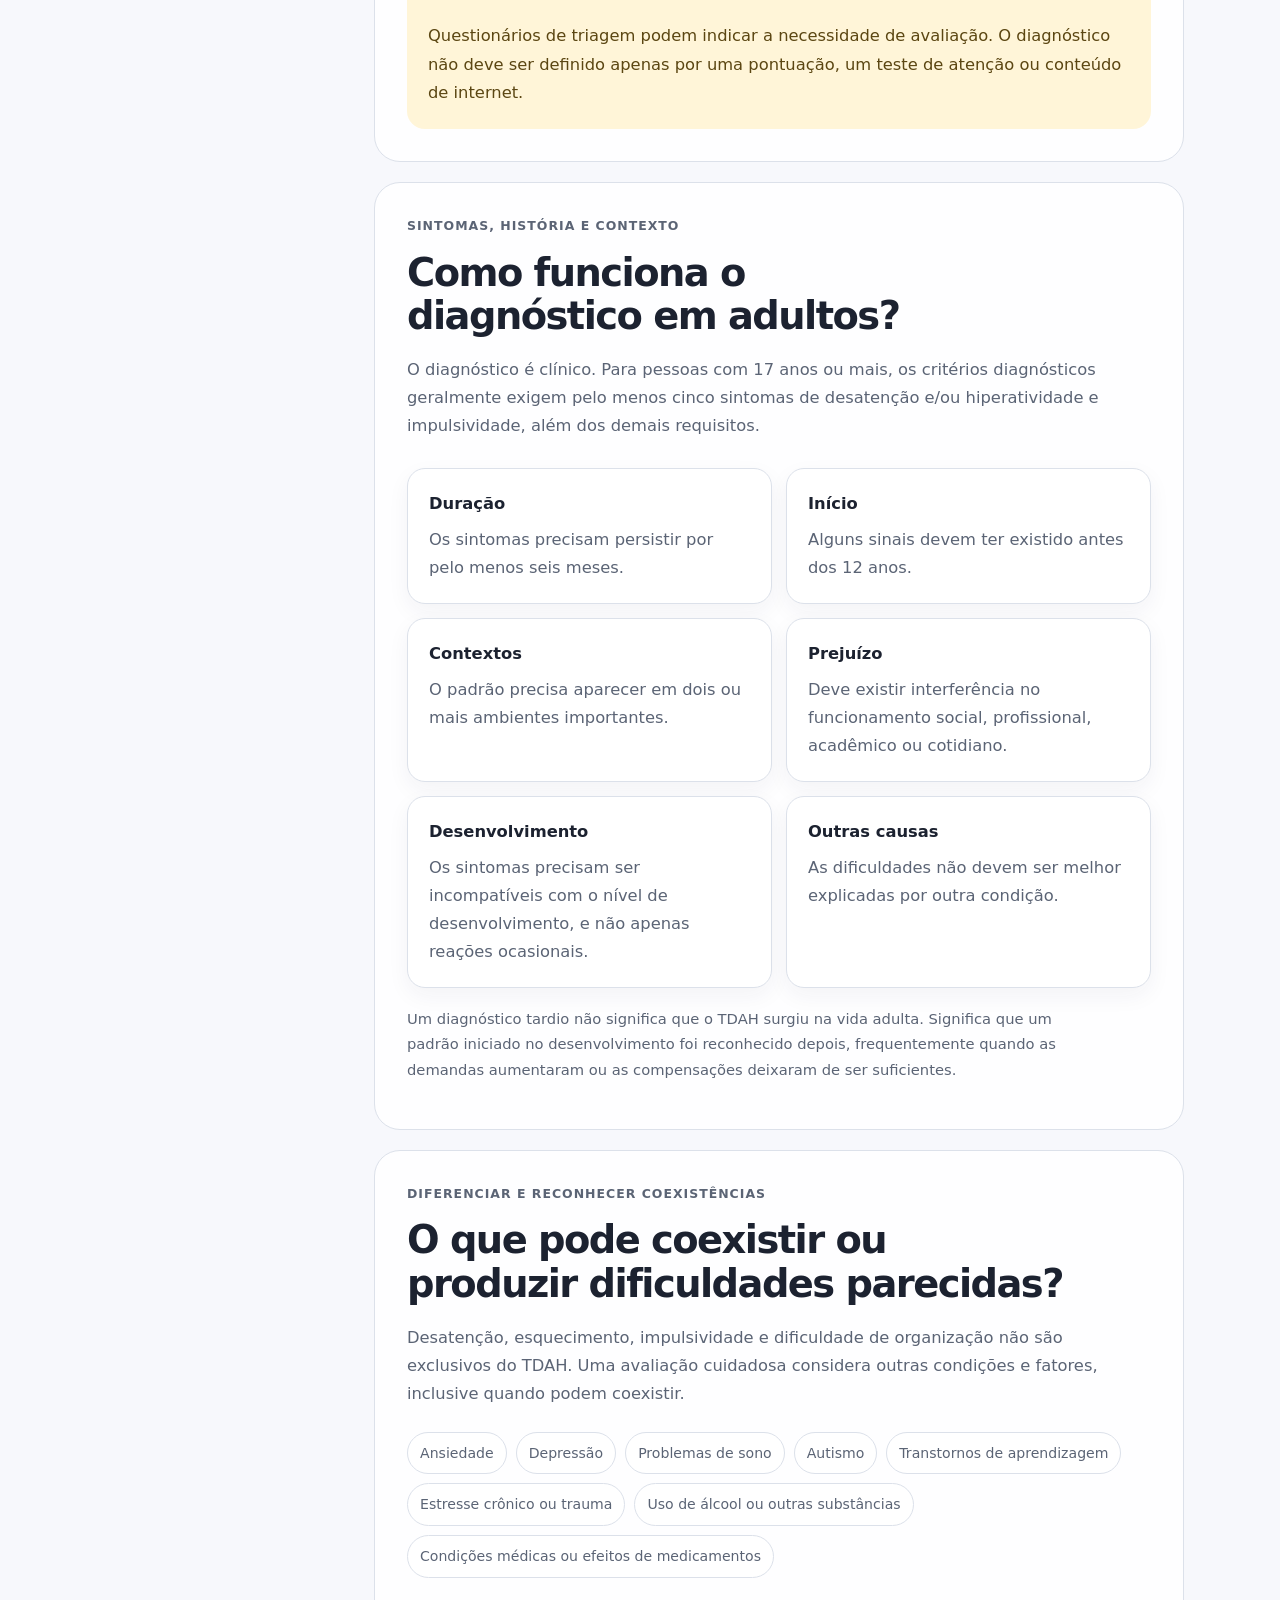
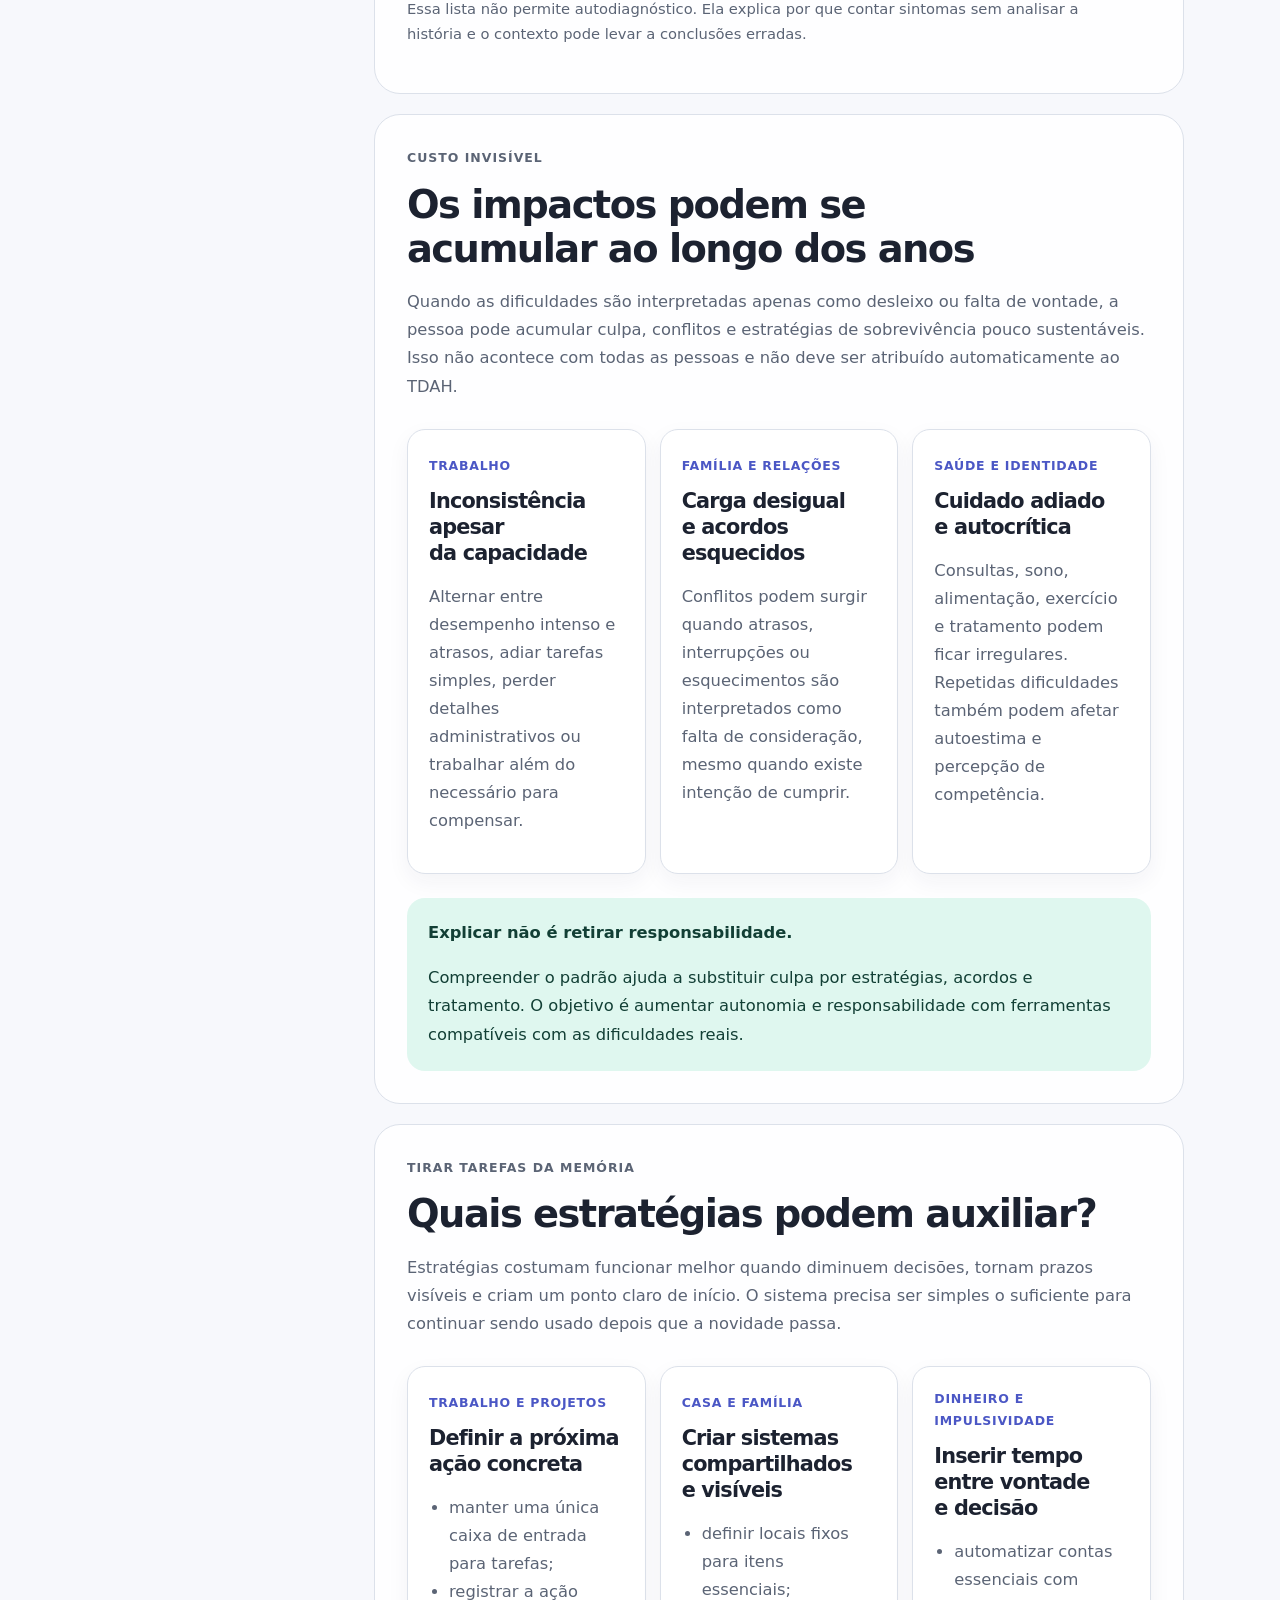
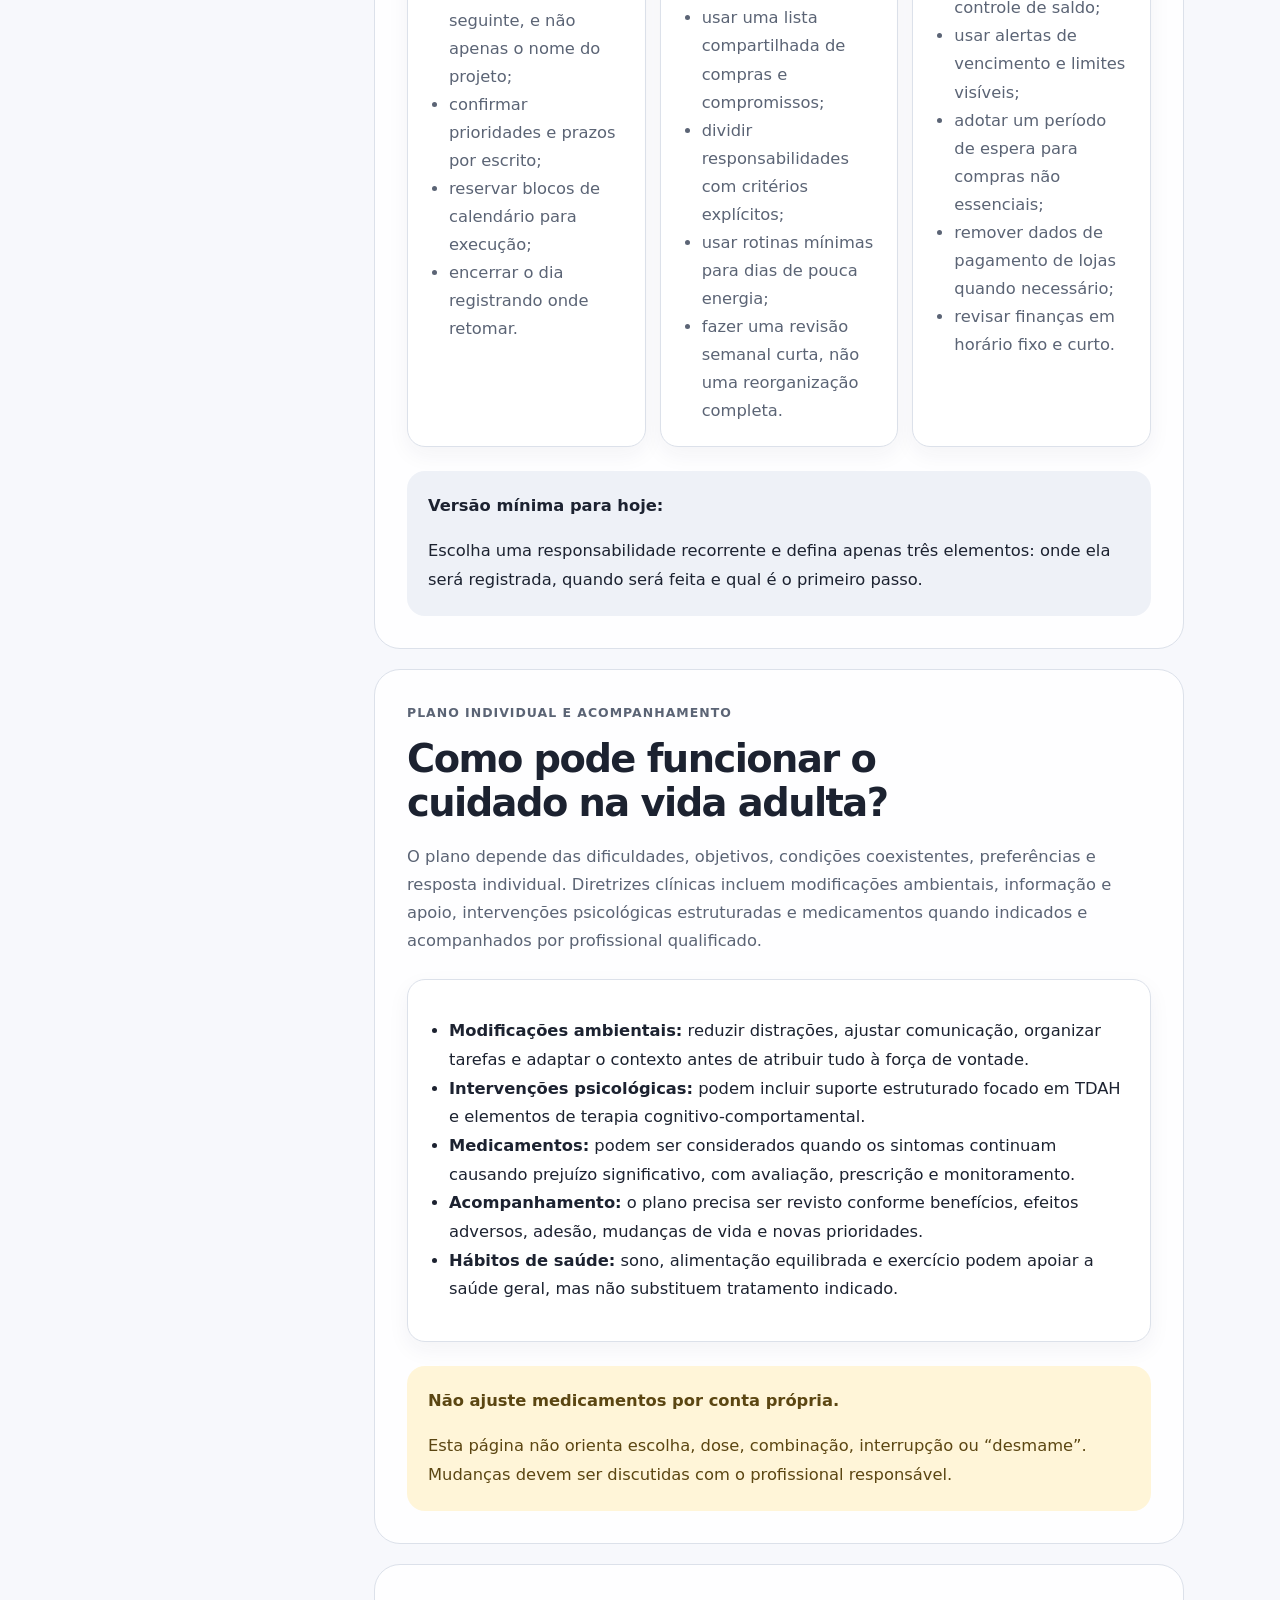
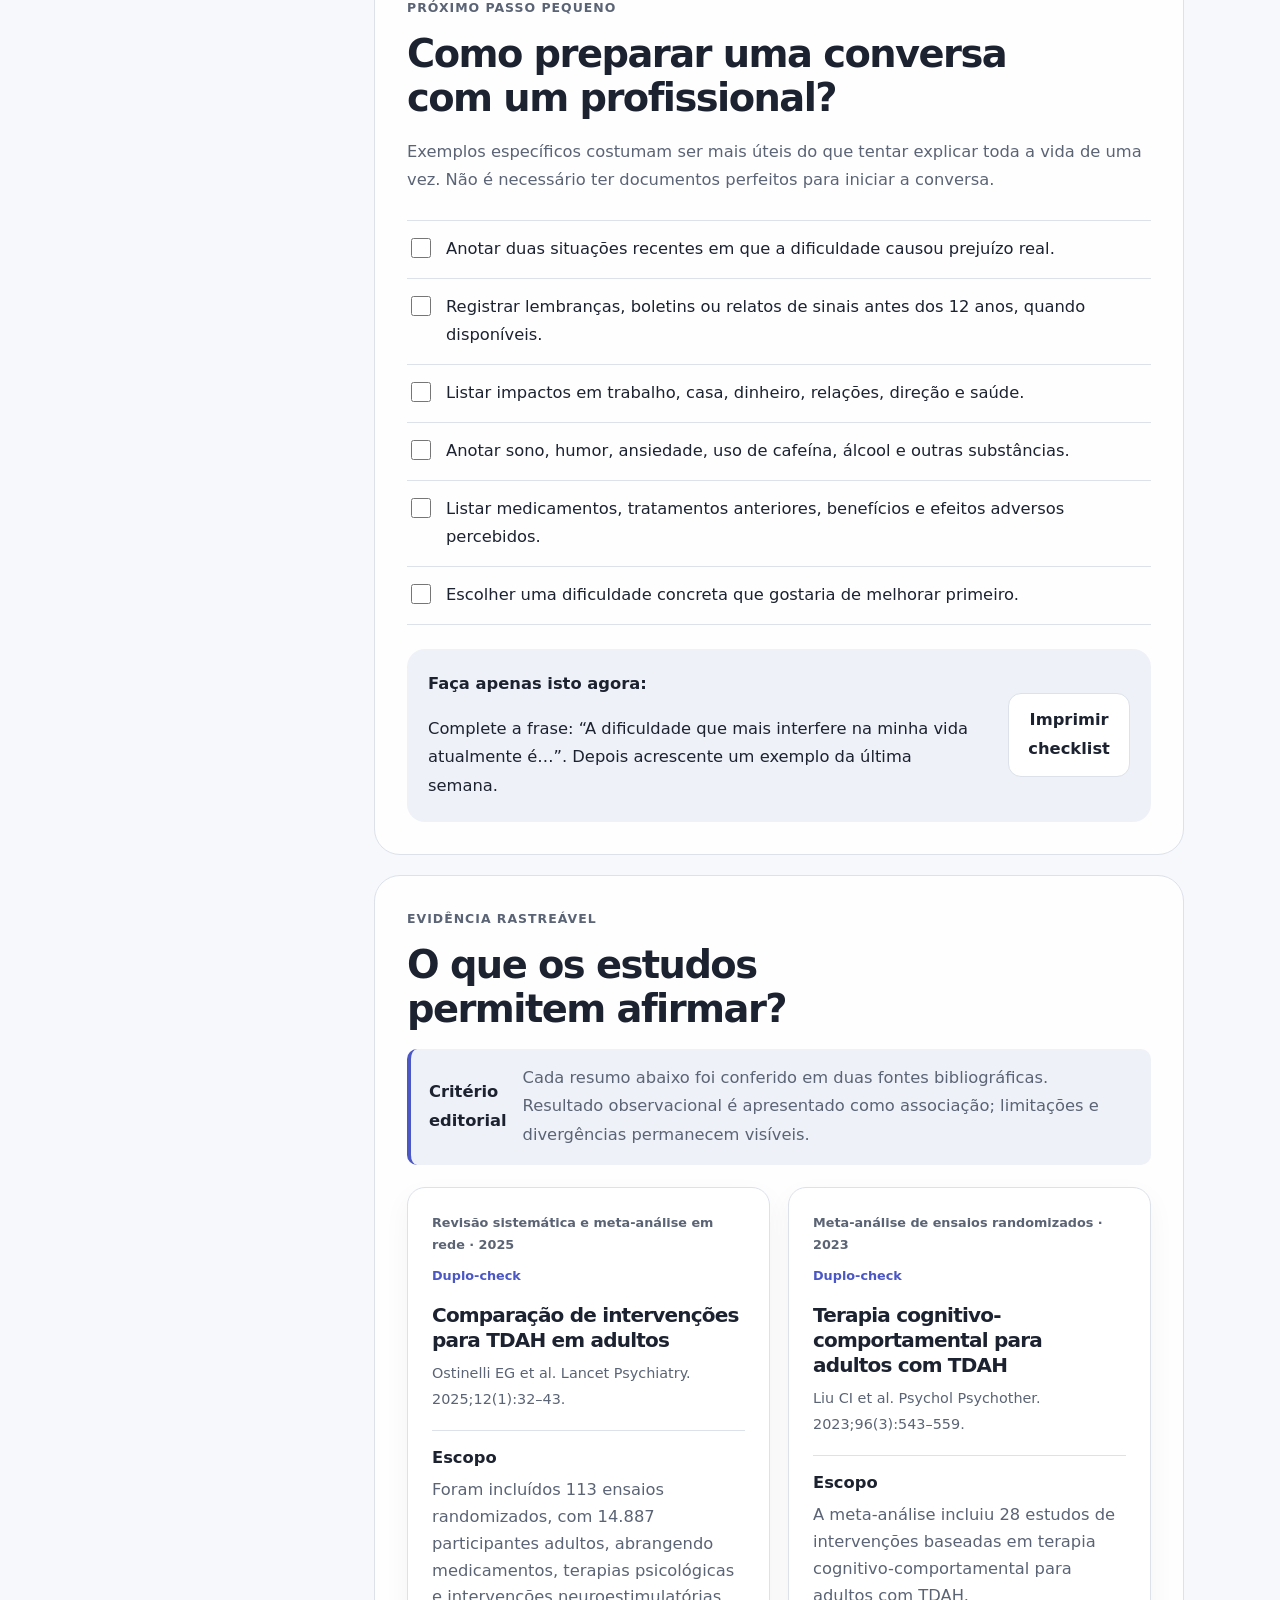
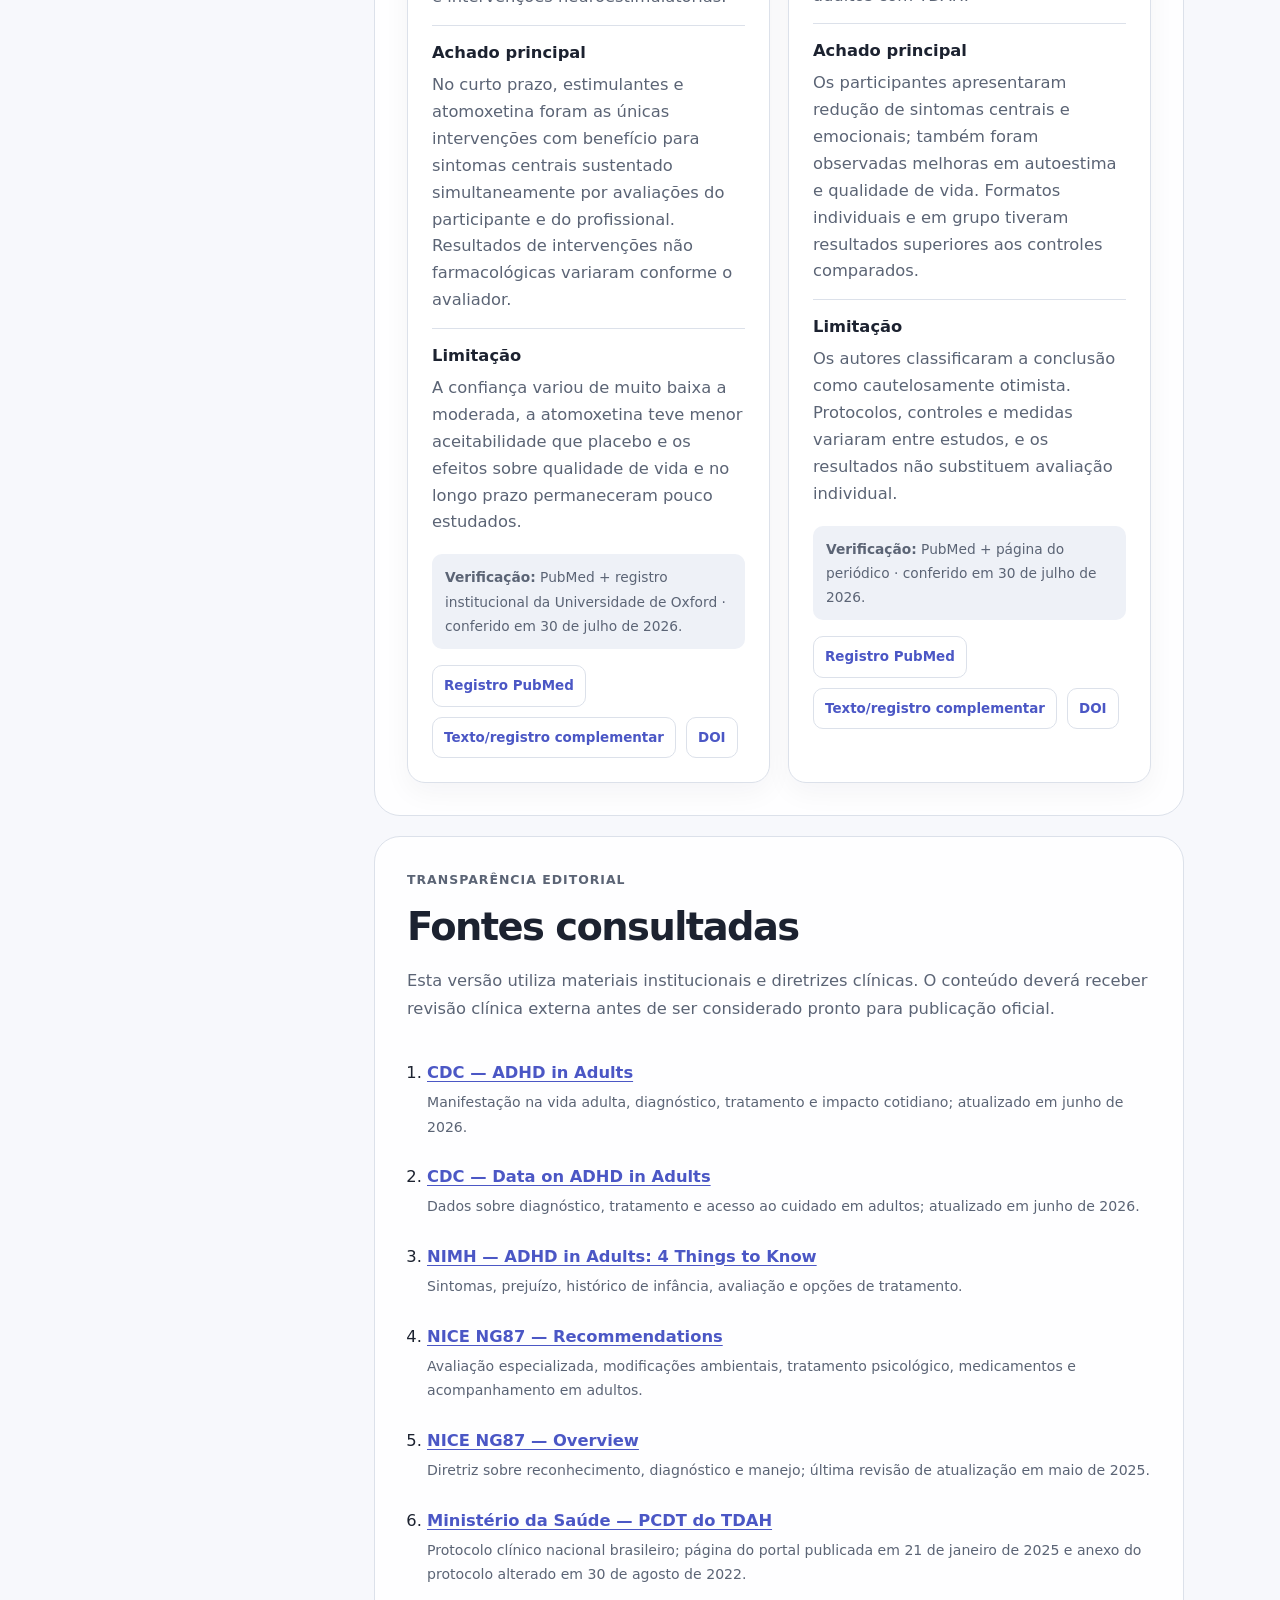
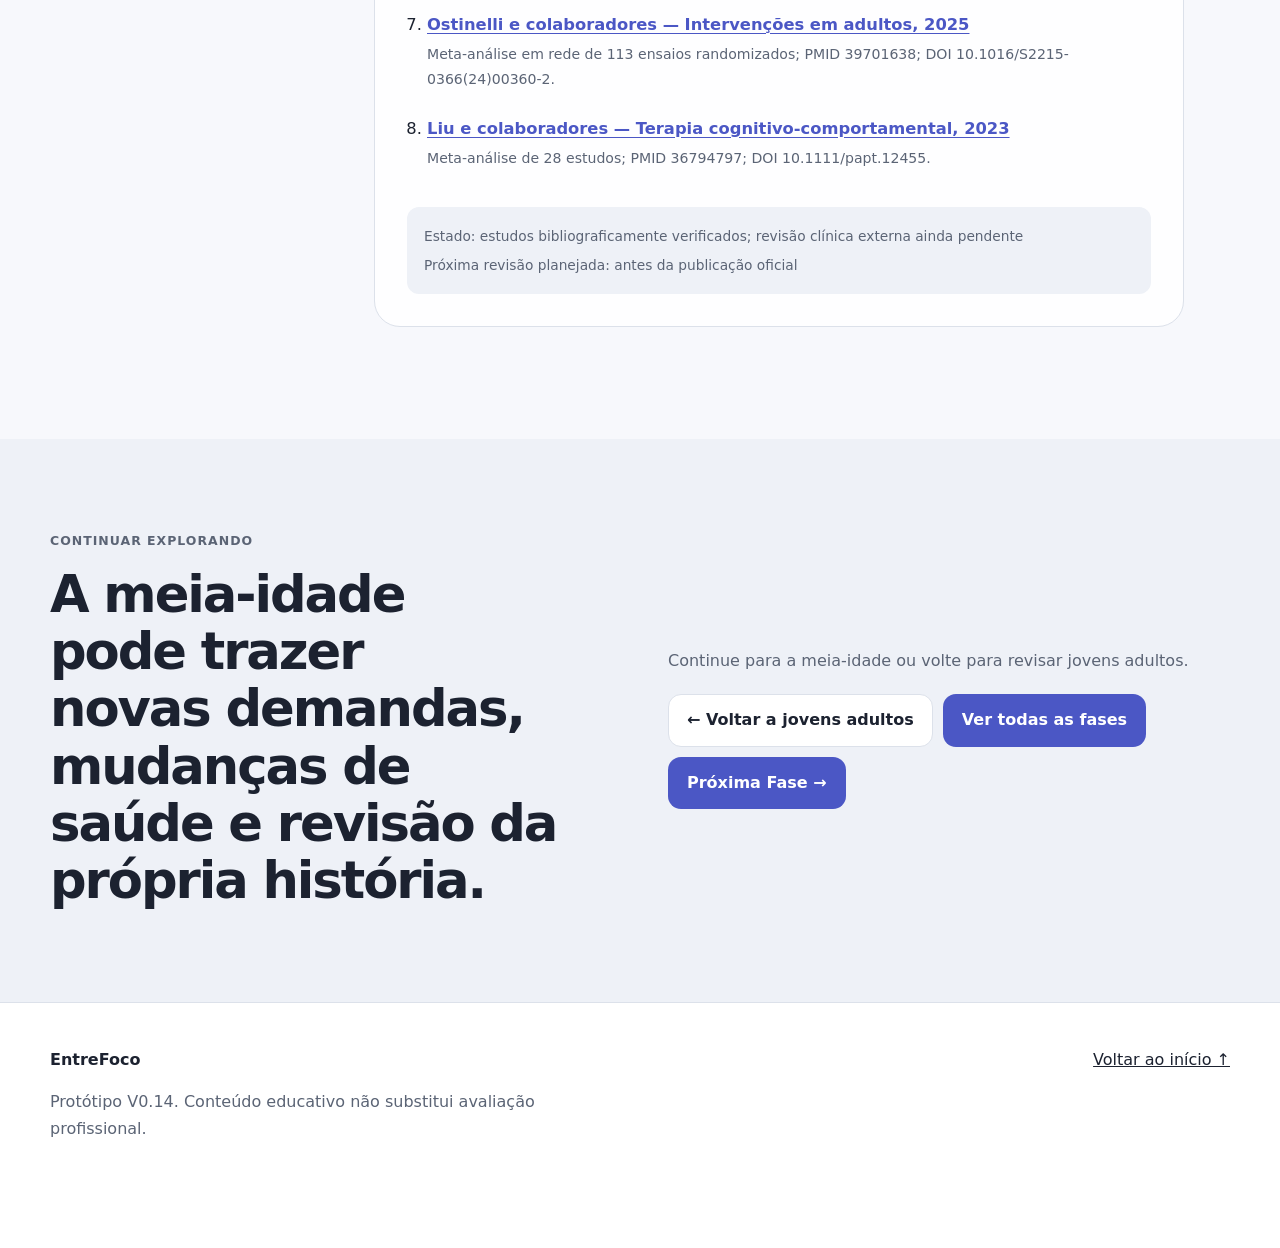
<file: fases/vida-adulta.html>
<!DOCTYPE html>

<html data-version="0.14" lang="pt-BR">
<head>
<meta charset="utf-8"/>
<meta content="width=device-width, initial-scale=1.0" name="viewport"/>
<meta content="Como o TDAH pode aparecer, ser avaliado e acompanhado na vida adulta, com estratégias para trabalho, casa, finanças, relações, saúde e tratamento." name="description"/>
<meta content="#f7f8fc" name="theme-color"/>
<title>TDAH na vida adulta — EntreFoco</title>
<link href="../styles.css?v=0.14" rel="stylesheet"/>
</head>
<body class="article-page">
<div aria-label="Início da página" id="topo" tabindex="-1"></div>
<a class="skip-link" href="#conteudo">Pular para o conteúdo</a>
<header class="site-header" data-focus-dim="">
<div class="container header-inner">
<a aria-label="EntreFoco — voltar à página inicial" class="brand" href="../index.html">
<span aria-hidden="true" class="brand-mark">◉</span>
<span>EntreFoco</span>
</a>
<nav aria-label="Navegação principal" class="main-nav"><a href="../index.html#agora">Ajuda agora</a>
<a aria-current="page" href="../index.html#fases">Fases da vida</a>
<a href="../index.html#pesquisas">Pesquisas</a>
<a href="../evidencias.html">Evidências</a>
<a href="../index.html#acolhimento">Acolhimento</a></nav>
<button aria-controls="mobileMenu" aria-expanded="false" aria-label="Abrir menu" class="icon-button" id="menuButton" type="button">
<span aria-hidden="true">☰</span>
</button>
</div>
<nav aria-label="Navegação móvel" class="mobile-menu" hidden="" id="mobileMenu"><a href="../index.html#agora">Ajuda agora</a>
<a aria-current="page" href="../index.html#fases">Fases da vida</a>
<a href="../index.html#pesquisas">Pesquisas</a>
<a href="../evidencias.html">Evidências</a>
<a href="../index.html#acolhimento">Acolhimento</a></nav>
</header>
<div class="focus-status" hidden="" id="focusStatus" role="status">
<span id="focusStatusText">Modo foco ativo: artigo em destaque.</span>
<button id="exitFocus" type="button">Sair do foco</button>
</div>
<div class="reading-tools">
<button aria-controls="readingToolsPanel" aria-expanded="false" class="reading-tools-toggle" id="readingToolsToggle" type="button">
<span aria-hidden="true">⚙</span>
<span>Leitura</span>
</button>
<aside aria-label="Ferramentas de leitura" class="reading-tools-panel" hidden="" id="readingToolsPanel">
<div class="tools-heading">
<strong>Ferramentas de leitura</strong>
<button aria-label="Fechar ferramentas de leitura" class="panel-close" id="closeReadingTools" type="button">×</button>
</div>
<button aria-pressed="false" id="focusToggle" type="button">Modo foco</button>
<p class="tool-hint" id="focusHint">Destaca o artigo e reduz os elementos ao redor.</p>

<div class="speech-tools" id="speechTools">
  <strong class="speech-tools-title">Leitura em voz alta</strong>
  <div class="speech-actions" role="group" aria-label="Controles de leitura em voz alta">
    <button type="button" id="speechStart">Ouvir esta página</button>
    <button type="button" id="speechPause" aria-pressed="false" disabled>Pausar</button>
    <button type="button" id="speechStop" disabled>Parar</button>
  </div>
  <div class="speech-rate-row">
    <label for="speechRate">Velocidade</label>
    <select id="speechRate" aria-describedby="speechVoiceStatus">
      <option value="0.75">0,75×</option>
      <option value="1" selected>1×</option>
      <option value="1.25">1,25×</option>
      <option value="1.5">1,5×</option>
    </select>
  </div>
  <p class="tool-hint" id="speechVoiceStatus">A voz em português será selecionada automaticamente.</p>
  <p class="speech-status" id="speechStatus" role="status" aria-live="polite">Leitura parada.</p>
  <p class="tool-hint">Este apoio não substitui NVDA, VoiceOver, TalkBack ou outro leitor de tela.</p>
</div>
<div aria-label="Tamanho do texto" class="tool-group" role="group">
<button aria-label="Diminuir tamanho do texto" id="fontDecrease" type="button">A−</button>
<output aria-live="polite" id="fontScaleStatus">100%</output>
<button aria-label="Aumentar tamanho do texto" id="fontIncrease" type="button">A+</button>
</div>
<button aria-pressed="false" id="themeToggle" type="button">Tema escuro</button>
<button id="resetReading" type="button">Restaurar padrão</button>
</aside>
</div>
<main id="conteudo">
<section aria-labelledby="pageTitle" class="article-hero section-shell" data-focus-dim="">
<div class="container">
<nav aria-label="Caminho da página" class="breadcrumb">
<a href="../index.html">Início</a>
<span aria-hidden="true">/</span>
<a href="../index.html#fases">Fases da vida</a>
<span aria-hidden="true">/</span>
<span aria-current="page">Vida adulta</span>
</nav>
<div class="article-hero-grid">
<div>
<p class="eyebrow">TDAH ao longo da vida · Vida adulta</p>
<h1 id="pageTitle">Manter tudo funcionando pode exigir um esforço que ninguém vê</h1>
<p class="hero-summary">Trabalho, casa, dinheiro, relações, filhos e saúde podem depender de sistemas que precisam ser mantidos todos os dias — mesmo quando atenção, memória e energia variam.</p>
</div>
<aside aria-label="Resumo desta página" class="article-summary-card">
<strong>Em poucos segundos</strong>
<ul>
<li>O TDAH começa no desenvolvimento, mas algumas pessoas só recebem o diagnóstico na vida adulta.</li>
<li>Uma vida aparentemente organizada não exclui dificuldades ou custo elevado de compensação.</li>
<li>A avaliação reúne histórico, sintomas atuais, prejuízo, diferentes contextos e outras possíveis explicações.</li>
<li>O cuidado pode combinar adaptações ambientais, intervenções psicológicas, medicamentos e acompanhamento.</li>
</ul>
</aside>
</div>
<div aria-label="Informações editoriais" class="article-meta">
<span>Leitura estimada: 13 minutos</span>
<span>Revisão: 30 de julho de 2026</span>
<span>Faixa editorial aproximada: 30 a 44 anos</span>
</div>
</div>
</section>
<section aria-labelledby="jumpTitle" class="article-jump-section" data-focus-dim="">
<div class="container">
<h2 class="sr-only" id="jumpTitle">Ir diretamente a uma parte da página</h2>
<nav aria-label="Nesta página" class="article-jump-grid">
<a href="#manifestacoes"><span>01</span><strong>Como pode aparecer</strong><small>Trabalho, casa e relações</small></a>
<a href="#avaliacao"><span>02</span><strong>Como é avaliado</strong><small>Histórico e funcionamento</small></a>
<a href="#diagnostico"><span>03</span><strong>Como funciona o diagnóstico</strong><small>Critérios e contexto</small></a>
<a href="#impactos"><span>04</span><strong>Impactos acumulados</strong><small>Esforço, culpa e compensação</small></a>
<a href="#estrategias"><span>05</span><strong>Estratégias de apoio</strong><small>Menos memória, mais estrutura</small></a>
<a href="#consulta"><span>06</span><strong>Preparar uma consulta</strong><small>Exemplos e objetivos</small></a>
</nav>
</div>
</section>
<div class="container article-layout">
<aside aria-label="Sumário do artigo" class="article-toc" data-focus-dim="">
<strong>Nesta página</strong>
<a href="#manifestacoes">Como pode aparecer</a>
<a href="#avaliacao">Como é avaliado</a>
<a href="#diagnostico">Diagnóstico</a>
<a href="#outras-condicoes">Outras explicações</a>
<a href="#impactos">Impactos acumulados</a>
<a href="#estrategias">Estratégias de apoio</a>
<a href="#tratamento">Cuidado e tratamento</a>
<a href="#consulta">Preparar consulta</a>
<a href="#estudos">Estudos verificados</a><a href="#fontes">Fontes</a>
<a class="back-link" href="../index.html#fases">← Voltar às fases da vida</a>
</aside>
<article class="article-content" data-focus-content="" tabindex="-1">
<div class="notice article-notice" role="note">
<strong>Ponto principal</strong>
<span>Conseguir trabalhar, cuidar de outras pessoas ou cumprir algumas responsabilidades não elimina a possibilidade de TDAH. A avaliação considera também o esforço, a inconsistência, os prejuízos e as estruturas usadas para compensar dificuldades.</span>
</div>
<section aria-labelledby="manifestacoesTitle" class="content-section" id="manifestacoes">
<p class="eyebrow">Demandas simultâneas</p>
<h2 id="manifestacoesTitle">Como o TDAH pode aparecer na vida adulta?</h2>
<p>Em adultos, os sintomas podem ser menos visíveis do que na infância. A hiperatividade pode aparecer como inquietação, necessidade constante de atividade ou dificuldade para descansar. A desatenção e a impulsividade podem afetar tarefas diárias, relações, saúde e decisões de longo prazo.</p>
<div class="symptom-grid">
<div class="information-card">
<h3>Trabalho e carreira</h3>
<p>Dificuldade para priorizar, concluir tarefas administrativas, acompanhar reuniões, estimar tempo, manter desempenho constante ou administrar vários projetos ao mesmo tempo.</p>
</div>
<div class="information-card">
<h3>Casa e responsabilidades</h3>
<p>Acúmulo de tarefas, contas esquecidas, objetos perdidos, compras duplicadas, atrasos e dependência de urgência, pressão externa ou outra pessoa para iniciar atividades.</p>
</div>
<div class="information-card">
<h3>Relações e autorregulação</h3>
<p>Esquecer acordos, interromper, responder impulsivamente, alternar entre hiperfoco e ausência de atenção ou ter dificuldade para desacelerar após situações intensas.</p>
</div>
</div>
<div class="key-point">
<strong>O prejuízo nem sempre aparece como fracasso total.</strong>
<p>Algumas pessoas mantêm responsabilidades por meio de jornadas excessivas, ansiedade, privação de sono, perfeccionismo, apoio constante ou sistemas muito rígidos. Essas compensações podem esconder as dificuldades, mas também gerar desgaste.</p>
</div>
</section>
<section aria-labelledby="avaliacaoTitle" class="content-section" id="avaliacao">
<p class="eyebrow">Avaliação completa</p>
<h2 id="avaliacaoTitle">Como é realizada a avaliação?</h2>
<p>Não existe um exame isolado que confirme TDAH. A avaliação clínica e psicossocial reúne a história da pessoa, os sintomas atuais, o impacto em diferentes áreas e possíveis condições coexistentes ou alternativas.</p>
<ol class="process-list">
<li><span>1</span><div><strong>Exemplos atuais e prejuízo</strong><p>O profissional investiga situações concretas em trabalho, casa, finanças, relações, saúde e organização cotidiana, além da frequência e intensidade das dificuldades.</p></div></li>
<li><span>2</span><div><strong>Histórico do desenvolvimento</strong><p>São procurados sinais anteriores aos 12 anos. Boletins, relatórios, lembranças de familiares e padrões escolares podem ajudar, quando disponíveis.</p></div></li>
<li><span>3</span><div><strong>Diferentes ambientes</strong><p>O padrão precisa ser analisado em mais de um contexto. Uma dificuldade restrita a uma situação específica pode ter outra explicação.</p></div></li>
<li><span>4</span><div><strong>Saúde física e mental</strong><p>Sono, humor, ansiedade, uso de substâncias, condições médicas, medicamentos e outras condições neurodesenvolvimentais precisam ser considerados.</p></div></li>
<li><span>5</span><div><strong>Estratégias de compensação</strong><p>A avaliação também pode explorar o que a pessoa faz para funcionar, quanto esforço isso exige e o que acontece quando essas estruturas falham.</p></div></li>
</ol>
<div class="safety-note">
<strong>Escalas ajudam a organizar informações, mas não bastam sozinhas.</strong>
<p>Questionários de triagem podem indicar a necessidade de avaliação. O diagnóstico não deve ser definido apenas por uma pontuação, um teste de atenção ou conteúdo de internet.</p>
</div>
</section>
<section aria-labelledby="diagnosticoTitle" class="content-section" id="diagnostico">
<p class="eyebrow">Sintomas, história e contexto</p>
<h2 id="diagnosticoTitle">Como funciona o diagnóstico em adultos?</h2>
<p>O diagnóstico é clínico. Para pessoas com 17 anos ou mais, os critérios diagnósticos geralmente exigem pelo menos cinco sintomas de desatenção e/ou hiperatividade e impulsividade, além dos demais requisitos.</p>
<div class="criteria-grid">
<div class="criteria-card"><strong>Duração</strong><span>Os sintomas precisam persistir por pelo menos seis meses.</span></div>
<div class="criteria-card"><strong>Início</strong><span>Alguns sinais devem ter existido antes dos 12 anos.</span></div>
<div class="criteria-card"><strong>Contextos</strong><span>O padrão precisa aparecer em dois ou mais ambientes importantes.</span></div>
<div class="criteria-card"><strong>Prejuízo</strong><span>Deve existir interferência no funcionamento social, profissional, acadêmico ou cotidiano.</span></div>
<div class="criteria-card"><strong>Desenvolvimento</strong><span>Os sintomas precisam ser incompatíveis com o nível de desenvolvimento, e não apenas reações ocasionais.</span></div>
<div class="criteria-card"><strong>Outras causas</strong><span>As dificuldades não devem ser melhor explicadas por outra condição.</span></div>
</div>
<p class="soft-text">Um diagnóstico tardio não significa que o TDAH surgiu na vida adulta. Significa que um padrão iniciado no desenvolvimento foi reconhecido depois, frequentemente quando as demandas aumentaram ou as compensações deixaram de ser suficientes.</p>
</section>
<section aria-labelledby="outrasTitle" class="content-section" id="outras-condicoes">
<p class="eyebrow">Diferenciar e reconhecer coexistências</p>
<h2 id="outrasTitle">O que pode coexistir ou produzir dificuldades parecidas?</h2>
<p>Desatenção, esquecimento, impulsividade e dificuldade de organização não são exclusivos do TDAH. Uma avaliação cuidadosa considera outras condições e fatores, inclusive quando podem coexistir.</p>
<div aria-label="Condições e fatores considerados na avaliação" class="tag-list">
<span>Ansiedade</span>
<span>Depressão</span>
<span>Problemas de sono</span>
<span>Autismo</span>
<span>Transtornos de aprendizagem</span>
<span>Estresse crônico ou trauma</span>
<span>Uso de álcool ou outras substâncias</span>
<span>Condições médicas ou efeitos de medicamentos</span>
</div>
<p class="soft-text">Essa lista não permite autodiagnóstico. Ela explica por que contar sintomas sem analisar a história e o contexto pode levar a conclusões erradas.</p>
</section>
<section aria-labelledby="impactosTitle" class="content-section" id="impactos">
<p class="eyebrow">Custo invisível</p>
<h2 id="impactosTitle">Os impactos podem se acumular ao longo dos anos</h2>
<p>Quando as dificuldades são interpretadas apenas como desleixo ou falta de vontade, a pessoa pode acumular culpa, conflitos e estratégias de sobrevivência pouco sustentáveis. Isso não acontece com todas as pessoas e não deve ser atribuído automaticamente ao TDAH.</p>
<div class="strategy-grid">
<div class="strategy-card">
<span>Trabalho</span>
<h3>Inconsistência apesar da capacidade</h3>
<p>Alternar entre desempenho intenso e atrasos, adiar tarefas simples, perder detalhes administrativos ou trabalhar além do necessário para compensar.</p>
</div>
<div class="strategy-card">
<span>Família e relações</span>
<h3>Carga desigual e acordos esquecidos</h3>
<p>Conflitos podem surgir quando atrasos, interrupções ou esquecimentos são interpretados como falta de consideração, mesmo quando existe intenção de cumprir.</p>
</div>
<div class="strategy-card">
<span>Saúde e identidade</span>
<h3>Cuidado adiado e autocrítica</h3>
<p>Consultas, sono, alimentação, exercício e tratamento podem ficar irregulares. Repetidas dificuldades também podem afetar autoestima e percepção de competência.</p>
</div>
</div>
<div class="key-point">
<strong>Explicar não é retirar responsabilidade.</strong>
<p>Compreender o padrão ajuda a substituir culpa por estratégias, acordos e tratamento. O objetivo é aumentar autonomia e responsabilidade com ferramentas compatíveis com as dificuldades reais.</p>
</div>
</section>
<section aria-labelledby="estrategiasTitle" class="content-section" id="estrategias">
<p class="eyebrow">Tirar tarefas da memória</p>
<h2 id="estrategiasTitle">Quais estratégias podem auxiliar?</h2>
<p>Estratégias costumam funcionar melhor quando diminuem decisões, tornam prazos visíveis e criam um ponto claro de início. O sistema precisa ser simples o suficiente para continuar sendo usado depois que a novidade passa.</p>
<div class="strategy-grid">
<div class="strategy-card">
<span>Trabalho e projetos</span>
<h3>Definir a próxima ação concreta</h3>
<ul>
<li>manter uma única caixa de entrada para tarefas;</li>
<li>registrar a ação seguinte, e não apenas o nome do projeto;</li>
<li>confirmar prioridades e prazos por escrito;</li>
<li>reservar blocos de calendário para execução;</li>
<li>encerrar o dia registrando onde retomar.</li>
</ul>
</div>
<div class="strategy-card">
<span>Casa e família</span>
<h3>Criar sistemas compartilhados e visíveis</h3>
<ul>
<li>definir locais fixos para itens essenciais;</li>
<li>usar uma lista compartilhada de compras e compromissos;</li>
<li>dividir responsabilidades com critérios explícitos;</li>
<li>usar rotinas mínimas para dias de pouca energia;</li>
<li>fazer uma revisão semanal curta, não uma reorganização completa.</li>
</ul>
</div>
<div class="strategy-card">
<span>Dinheiro e impulsividade</span>
<h3>Inserir tempo entre vontade e decisão</h3>
<ul>
<li>automatizar contas essenciais com controle de saldo;</li>
<li>usar alertas de vencimento e limites visíveis;</li>
<li>adotar um período de espera para compras não essenciais;</li>
<li>remover dados de pagamento de lojas quando necessário;</li>
<li>revisar finanças em horário fixo e curto.</li>
</ul>
</div>
</div>
<div class="next-step-box">
<div>
<strong>Versão mínima para hoje:</strong>
<p>Escolha uma responsabilidade recorrente e defina apenas três elementos: onde ela será registrada, quando será feita e qual é o primeiro passo.</p>
</div>
</div>
</section>
<section aria-labelledby="tratamentoTitle" class="content-section" id="tratamento">
<p class="eyebrow">Plano individual e acompanhamento</p>
<h2 id="tratamentoTitle">Como pode funcionar o cuidado na vida adulta?</h2>
<p>O plano depende das dificuldades, objetivos, condições coexistentes, preferências e resposta individual. Diretrizes clínicas incluem modificações ambientais, informação e apoio, intervenções psicológicas estruturadas e medicamentos quando indicados e acompanhados por profissional qualificado.</p>
<div class="information-card wide-card">
<ul>
<li><strong>Modificações ambientais:</strong> reduzir distrações, ajustar comunicação, organizar tarefas e adaptar o contexto antes de atribuir tudo à força de vontade.</li>
<li><strong>Intervenções psicológicas:</strong> podem incluir suporte estruturado focado em TDAH e elementos de terapia cognitivo-comportamental.</li>
<li><strong>Medicamentos:</strong> podem ser considerados quando os sintomas continuam causando prejuízo significativo, com avaliação, prescrição e monitoramento.</li>
<li><strong>Acompanhamento:</strong> o plano precisa ser revisto conforme benefícios, efeitos adversos, adesão, mudanças de vida e novas prioridades.</li>
<li><strong>Hábitos de saúde:</strong> sono, alimentação equilibrada e exercício podem apoiar a saúde geral, mas não substituem tratamento indicado.</li>
</ul>
</div>
<div class="safety-note">
<strong>Não ajuste medicamentos por conta própria.</strong>
<p>Esta página não orienta escolha, dose, combinação, interrupção ou “desmame”. Mudanças devem ser discutidas com o profissional responsável.</p>
</div>
</section>
<section aria-labelledby="consultaTitle" class="content-section" id="consulta">
<p class="eyebrow">Próximo passo pequeno</p>
<h2 id="consultaTitle">Como preparar uma conversa com um profissional?</h2>
<p>Exemplos específicos costumam ser mais úteis do que tentar explicar toda a vida de uma vez. Não é necessário ter documentos perfeitos para iniciar a conversa.</p>
<ul class="consultation-checklist">
<li><input id="adult-check1" type="checkbox"/><label for="adult-check1">Anotar duas situações recentes em que a dificuldade causou prejuízo real.</label></li>
<li><input id="adult-check2" type="checkbox"/><label for="adult-check2">Registrar lembranças, boletins ou relatos de sinais antes dos 12 anos, quando disponíveis.</label></li>
<li><input id="adult-check3" type="checkbox"/><label for="adult-check3">Listar impactos em trabalho, casa, dinheiro, relações, direção e saúde.</label></li>
<li><input id="adult-check4" type="checkbox"/><label for="adult-check4">Anotar sono, humor, ansiedade, uso de cafeína, álcool e outras substâncias.</label></li>
<li><input id="adult-check5" type="checkbox"/><label for="adult-check5">Listar medicamentos, tratamentos anteriores, benefícios e efeitos adversos percebidos.</label></li>
<li><input id="adult-check6" type="checkbox"/><label for="adult-check6">Escolher uma dificuldade concreta que gostaria de melhorar primeiro.</label></li>
</ul>
<div class="next-step-box">
<div>
<strong>Faça apenas isto agora:</strong>
<p>Complete a frase: “A dificuldade que mais interfere na minha vida atualmente é…”. Depois acrescente um exemplo da última semana.</p>
</div>
<button class="button button-secondary" id="printChecklist" type="button">Imprimir checklist</button>
</div>
</section>
<section class="content-section studies-section" id="estudos">
<p class="eyebrow">Evidência rastreável</p>
<h2>O que os estudos permitem afirmar?</h2>
<div class="notice evidence-method" role="note">
<strong>Critério editorial</strong>
<span>Cada resumo abaixo foi conferido em duas fontes bibliográficas. Resultado observacional é apresentado como associação; limitações e divergências permanecem visíveis.</span>
</div>
<div class="study-grid"><article class="study-card">
<div class="study-meta"><span>Revisão sistemática e meta-análise em rede · 2025</span><span class="verification-badge">Duplo-check</span></div>
<h3>Comparação de intervenções para TDAH em adultos</h3>
<p class="study-citation">Ostinelli EG et al. Lancet Psychiatry. 2025;12(1):32–43.</p>
<dl class="study-facts">
<div><dt>Escopo</dt><dd>Foram incluídos 113 ensaios randomizados, com 14.887 participantes adultos, abrangendo medicamentos, terapias psicológicas e intervenções neuroestimulatórias.</dd></div>
<div><dt>Achado principal</dt><dd>No curto prazo, estimulantes e atomoxetina foram as únicas intervenções com benefício para sintomas centrais sustentado simultaneamente por avaliações do participante e do profissional. Resultados de intervenções não farmacológicas variaram conforme o avaliador.</dd></div>
<div><dt>Limitação</dt><dd>A confiança variou de muito baixa a moderada, a atomoxetina teve menor aceitabilidade que placebo e os efeitos sobre qualidade de vida e no longo prazo permaneceram pouco estudados.</dd></div>
</dl>
<p class="study-check"><strong>Verificação:</strong> PubMed + registro institucional da Universidade de Oxford · conferido em 30 de julho de 2026.</p>
<div class="study-links">
<a href="https://pubmed.ncbi.nlm.nih.gov/39701638/" rel="noopener noreferrer" target="_blank">Registro PubMed</a>
<a href="https://www.psych.ox.ac.uk/publications-legacy/2072318/" rel="noopener noreferrer" target="_blank">Texto/registro complementar</a>
<a href="https://doi.org/10.1016/S2215-0366(24)00360-2" rel="noopener noreferrer" target="_blank">DOI</a>
</div>
</article><article class="study-card">
<div class="study-meta"><span>Meta-análise de ensaios randomizados · 2023</span><span class="verification-badge">Duplo-check</span></div>
<h3>Terapia cognitivo-comportamental para adultos com TDAH</h3>
<p class="study-citation">Liu CI et al. Psychol Psychother. 2023;96(3):543–559.</p>
<dl class="study-facts">
<div><dt>Escopo</dt><dd>A meta-análise incluiu 28 estudos de intervenções baseadas em terapia cognitivo-comportamental para adultos com TDAH.</dd></div>
<div><dt>Achado principal</dt><dd>Os participantes apresentaram redução de sintomas centrais e emocionais; também foram observadas melhoras em autoestima e qualidade de vida. Formatos individuais e em grupo tiveram resultados superiores aos controles comparados.</dd></div>
<div><dt>Limitação</dt><dd>Os autores classificaram a conclusão como cautelosamente otimista. Protocolos, controles e medidas variaram entre estudos, e os resultados não substituem avaliação individual.</dd></div>
</dl>
<p class="study-check"><strong>Verificação:</strong> PubMed + página do periódico · conferido em 30 de julho de 2026.</p>
<div class="study-links">
<a href="https://pubmed.ncbi.nlm.nih.gov/36794797/" rel="noopener noreferrer" target="_blank">Registro PubMed</a>
<a href="https://bpspsychub.onlinelibrary.wiley.com/doi/10.1111/papt.12455" rel="noopener noreferrer" target="_blank">Texto/registro complementar</a>
<a href="https://doi.org/10.1111/papt.12455" rel="noopener noreferrer" target="_blank">DOI</a>
</div>
</article></div>
</section><section aria-labelledby="fontesTitle" class="content-section sources-section" id="fontes">
<p class="eyebrow">Transparência editorial</p>
<h2 id="fontesTitle">Fontes consultadas</h2>
<p>Esta versão utiliza materiais institucionais e diretrizes clínicas. O conteúdo deverá receber revisão clínica externa antes de ser considerado pronto para publicação oficial.</p>
<ol class="source-list">
<li><a href="https://www.cdc.gov/adhd/articles/adhd-across-the-lifetime.html" rel="noopener noreferrer" target="_blank">CDC — ADHD in Adults</a><span>Manifestação na vida adulta, diagnóstico, tratamento e impacto cotidiano; atualizado em junho de 2026.</span></li>
<li><a href="https://www.cdc.gov/adhd/data/adhd-in-adults.html" rel="noopener noreferrer" target="_blank">CDC — Data on ADHD in Adults</a><span>Dados sobre diagnóstico, tratamento e acesso ao cuidado em adultos; atualizado em junho de 2026.</span></li>
<li><a href="https://www.nimh.nih.gov/health/publications/adhd-what-you-need-to-know" rel="noopener noreferrer" target="_blank">NIMH — ADHD in Adults: 4 Things to Know</a><span>Sintomas, prejuízo, histórico de infância, avaliação e opções de tratamento.</span></li>
<li><a href="https://www.nice.org.uk/guidance/ng87/chapter/recommendations" rel="noopener noreferrer" target="_blank">NICE NG87 — Recommendations</a><span>Avaliação especializada, modificações ambientais, tratamento psicológico, medicamentos e acompanhamento em adultos.</span></li>
<li><a href="https://www.nice.org.uk/guidance/ng87" rel="noopener noreferrer" target="_blank">NICE NG87 — Overview</a><span>Diretriz sobre reconhecimento, diagnóstico e manejo; última revisão de atualização em maio de 2025.</span></li>
<li><a href="https://www.gov.br/saude/pt-br/assuntos/pcdt/t/transtorno-do-deficit-de-atencao-com-hiperatividade-tdah/view" rel="noopener noreferrer" target="_blank">Ministério da Saúde — PCDT do TDAH</a><span>Protocolo clínico nacional brasileiro; página do portal publicada em 21 de janeiro de 2025 e anexo do protocolo alterado em 30 de agosto de 2022.</span></li>
<li><a href="https://pubmed.ncbi.nlm.nih.gov/39701638/" rel="noopener noreferrer" target="_blank">Ostinelli e colaboradores — Intervenções em adultos, 2025</a><span>Meta-análise em rede de 113 ensaios randomizados; PMID 39701638; DOI 10.1016/S2215-0366(24)00360-2.</span></li><li><a href="https://pubmed.ncbi.nlm.nih.gov/36794797/" rel="noopener noreferrer" target="_blank">Liu e colaboradores — Terapia cognitivo-comportamental, 2023</a><span>Meta-análise de 28 estudos; PMID 36794797; DOI 10.1111/papt.12455.</span></li></ol>
<div class="editorial-status">
<span>Estado: estudos bibliograficamente verificados; revisão clínica externa ainda pendente</span>
<span>Próxima revisão planejada: antes da publicação oficial</span>
</div>
</section>
</article>
</div>
<section aria-labelledby="nextStageTitle" class="stage-next section-shell section-muted" data-focus-dim="">
<div class="container stage-next-grid">
<div>
<p class="eyebrow">Continuar explorando</p>
<h2 id="nextStageTitle">A meia-idade pode trazer novas demandas, mudanças de saúde e revisão da própria história.</h2>
</div>
<div>
<p>Continue para a meia-idade ou volte para revisar jovens adultos.</p>
<div class="stage-actions">
<a class="button button-secondary" href="jovens-adultos.html">← Voltar a jovens adultos</a>
<a class="button button-primary" href="../index.html#fases">Ver todas as fases</a>
<a aria-label="Abrir a próxima fase: Meia-idade" class="button button-primary" href="meia-idade.html">Próxima Fase →</a>
</div>
</div>
</div>
</section>
</main>
<footer class="site-footer" data-focus-dim="">
<div class="container footer-grid">
<div>
<strong>EntreFoco</strong>
<p>Protótipo V0.14. Conteúdo educativo não substitui avaliação profissional.</p>
</div>
<a href="#topo">Voltar ao início ↑</a>
</div>
</footer>
<div aria-hidden="true" class="progress-bar"><span id="readingProgress"></span></div>
<script src="../app.js?v=0.14"></script>
</body>
</html>
</file>
<file: styles.css>
/* EntreFoco V0.9 — páginas internas alinhadas ao padrão visual da página inicial */
:root {
  --font-scale: 1;
  --bg: #f7f8fc;
  --surface: #ffffff;
  --surface-soft: #eef1f7;
  --text: #1c2230;
  --text-soft: #5b6475;
  --border: #dce1ea;
  --primary: #4b57c5;
  --primary-strong: #3440a6;
  --accent: #dff7ef;
  --accent-text: #123f35;
  --warning: #fff5d8;
  --warning-text: #5b4612;
  --shadow: 0 18px 45px rgba(39, 46, 72, 0.10);
  --radius-lg: 26px;
  --radius-md: 18px;
  --radius-sm: 12px;
  --content-width: 1180px;
  --reading-width: 760px;
  --transition: 180ms ease;
}

[data-theme="dark"] {
  --bg: #11141c;
  --surface: #1a1f2b;
  --surface-soft: #232937;
  --text: #f1f3f8;
  --text-soft: #b8c0cf;
  --border: #343c4d;
  --primary: #98a0ff;
  --primary-strong: #b7bcff;
  --accent: #173d36;
  --accent-text: #d9fff4;
  --warning: #3c331a;
  --warning-text: #fff0bc;
  --shadow: 0 18px 45px rgba(0, 0, 0, 0.28);
}

* { box-sizing: border-box; }
html { scroll-behavior: smooth; font-size: calc(16px * var(--font-scale)); }
body {
  margin: 0;
  background: var(--bg);
  color: var(--text);
  font-family: Inter, ui-sans-serif, system-ui, -apple-system, BlinkMacSystemFont, "Segoe UI", sans-serif;
  line-height: 1.65;
  transition: background var(--transition), color var(--transition);
}
button, a, input { font: inherit; }
a { color: inherit; }
button { cursor: pointer; }
img, svg { max-width: 100%; }
ul, ol { padding-left: 1.25rem; }

.skip-link {
  position: fixed;
  left: 16px;
  top: -100px;
  z-index: 1000;
  background: var(--text);
  color: var(--bg);
  padding: 12px 16px;
  border-radius: 10px;
}
.skip-link:focus { top: 16px; }

.sr-only {
  position: absolute;
  width: 1px;
  height: 1px;
  padding: 0;
  margin: -1px;
  overflow: hidden;
  clip: rect(0, 0, 0, 0);
  white-space: nowrap;
  border: 0;
}

[hidden] { display: none !important; }
.container { width: min(calc(100% - 40px), var(--content-width)); margin-inline: auto; }
.section-shell { padding: 92px 0; }
.section-muted { background: var(--surface-soft); }

.site-header {
  position: sticky;
  top: 0;
  z-index: 40;
  background: color-mix(in srgb, var(--bg) 88%, transparent);
  backdrop-filter: blur(16px);
  border-bottom: 1px solid color-mix(in srgb, var(--border) 75%, transparent);
}
.header-inner { min-height: 72px; display: flex; align-items: center; gap: 28px; }
.brand { display: inline-flex; align-items: center; gap: 10px; font-weight: 800; text-decoration: none; letter-spacing: -0.03em; font-size: 1.1rem; }
.brand-mark { display: grid; place-items: center; width: 34px; height: 34px; border-radius: 50%; background: var(--primary); color: var(--surface); }
.main-nav { display: flex; gap: 24px; margin-left: auto; }
.main-nav a, .mobile-menu a { text-decoration: none; color: var(--text-soft); font-weight: 650; }
.main-nav a:hover, .main-nav a:focus-visible, .main-nav a[aria-current="page"] { color: var(--text); }
.icon-button { display: none; margin-left: auto; border: 1px solid var(--border); background: var(--surface); color: var(--text); border-radius: 12px; padding: 8px 12px; }
.mobile-menu { padding: 0 20px 20px; background: var(--bg); border-bottom: 1px solid var(--border); }
.mobile-menu a { display: block; padding: 10px 0; }

.reading-tools { position: fixed; right: 18px; bottom: 20px; z-index: 80; }
.reading-tools-toggle {
  display: inline-flex;
  align-items: center;
  gap: 8px;
  min-height: 46px;
  padding: 10px 15px;
  color: var(--text);
  background: var(--surface);
  border: 1px solid var(--border);
  border-radius: 14px;
  box-shadow: var(--shadow);
  font-weight: 800;
}
.reading-tools-panel {
  position: absolute;
  right: 0;
  bottom: 58px;
  width: min(310px, calc(100vw - 28px));
  padding: 16px;
  background: var(--surface);
  border: 1px solid var(--border);
  border-radius: 18px;
  box-shadow: var(--shadow);
}
.tools-heading { display: flex; align-items: center; justify-content: space-between; gap: 12px; margin-bottom: 12px; }
.panel-close { border: 0; background: transparent; color: var(--text); font-size: 1.45rem; line-height: 1; }
.reading-tools-panel > button,
.tool-group button {
  width: 100%;
  min-height: 42px;
  margin-top: 8px;
  padding: 9px 12px;
  color: var(--text);
  background: var(--surface-soft);
  border: 1px solid var(--border);
  border-radius: 11px;
  font-weight: 750;
}
.reading-tools-panel button:disabled { cursor: not-allowed; opacity: .5; }
.tool-hint { margin: 8px 0 12px; color: var(--text-soft); font-size: .82rem; }
.tool-group { display: grid; grid-template-columns: 1fr auto 1fr; align-items: center; gap: 8px; margin-top: 8px; }
.tool-group button { margin: 0; }
.tool-group output { min-width: 58px; text-align: center; font-size: .9rem; font-weight: 800; }

.focus-status {
  position: sticky;
  top: 72px;
  z-index: 35;
  display: flex;
  justify-content: center;
  align-items: center;
  gap: 16px;
  padding: 9px 20px;
  color: var(--accent-text);
  background: var(--accent);
  border-bottom: 1px solid color-mix(in srgb, var(--accent-text) 20%, transparent);
  font-weight: 700;
}
.focus-status button { border: 0; background: transparent; color: inherit; text-decoration: underline; font-weight: 850; }

.hero { padding-top: 82px; }
.hero-grid { display: grid; grid-template-columns: minmax(0, 1.35fr) minmax(320px, .65fr); gap: 72px; align-items: center; }
.eyebrow { margin: 0 0 14px; color: var(--primary); font-weight: 800; text-transform: uppercase; letter-spacing: .08em; font-size: .78rem; }
h1, h2, h3 { line-height: 1.12; letter-spacing: -0.04em; text-wrap: balance; }
h1 { max-width: 820px; margin: 0; font-size: clamp(2.7rem, 6vw, 5.5rem); }
h2 { margin: 0; font-size: clamp(2rem, 4vw, 3.5rem); }
h3 { font-size: 1.3rem; }
.hero-summary { max-width: 720px; margin: 28px 0 0; color: var(--text-soft); font-size: 1.2rem; }
.hero-actions { display: flex; flex-wrap: wrap; gap: 12px; margin-top: 34px; }
.button { display: inline-flex; justify-content: center; align-items: center; min-height: 48px; padding: 12px 18px; border-radius: 13px; border: 1px solid transparent; text-decoration: none; font-weight: 800; }
.button-primary { background: var(--primary); color: #fff; }
.button-primary:hover, .button-primary:focus-visible { background: var(--primary-strong); }
.button-secondary { color: var(--text); background: var(--surface); border-color: var(--border); }
.button-secondary:hover, .button-secondary:focus-visible { border-color: var(--primary); }
.secondary-path { display: inline-flex; gap: 8px; margin-top: 18px; color: var(--text-soft); text-underline-offset: 4px; font-weight: 700; }
.reading-estimate { display: flex; align-items: center; gap: 8px; margin-top: 26px; color: var(--text-soft); font-size: .94rem; }

.hero-panel { padding: 14px; background: var(--surface); border: 1px solid var(--border); border-radius: var(--radius-lg); box-shadow: var(--shadow); }
.panel-label { margin: 10px 12px 8px; color: var(--text-soft); font-size: .85rem; font-weight: 700; }
.panel-item { display: flex; flex-direction: column; gap: 4px; padding: 17px 16px; border-radius: 15px; }
.panel-item + .panel-item { border-top: 1px solid var(--border); }
.panel-item span { color: var(--text-soft); font-size: .92rem; }

.section-heading { display: grid; grid-template-columns: 1.15fr .85fr; gap: 60px; align-items: end; margin-bottom: 38px; }
.section-heading > p { margin: 0; color: var(--text-soft); max-width: 520px; }

.challenge-grid, .life-stage-list { list-style: none; margin: 0; padding: 0; }
.challenge-grid { display: grid; grid-template-columns: repeat(3, 1fr); gap: 14px; }
.challenge-card { width: 100%; display: flex; flex-direction: column; align-items: flex-start; gap: 8px; min-height: 170px; padding: 22px; text-align: left; color: var(--text); background: var(--surface); border: 1px solid var(--border); border-radius: var(--radius-md); transition: transform var(--transition), box-shadow var(--transition), border-color var(--transition); }
.challenge-card:hover, .challenge-card:focus-visible { transform: translateY(-3px); border-color: var(--primary); box-shadow: var(--shadow); }
.challenge-card strong { font-size: 1.06rem; }
.challenge-card > span:last-child { color: var(--text-soft); font-size: .94rem; }
.card-icon { display: grid; place-items: center; width: 38px; height: 38px; margin-bottom: 6px; border-radius: 12px; color: var(--primary); background: var(--surface-soft); font-weight: 900; }

.action-panel { position: relative; margin-top: 20px; padding: 28px; background: var(--accent); color: var(--accent-text); border-radius: var(--radius-lg); }
.close-button { position: absolute; top: 14px; right: 14px; width: 36px; height: 36px; border: 0; border-radius: 50%; background: color-mix(in srgb, var(--accent-text) 10%, transparent); color: inherit; font-size: 1.4rem; }
.action-panel h3 { margin: 0 48px 10px 0; font-size: clamp(1.5rem, 3vw, 2.2rem); }
.action-panel p { max-width: 760px; }
.strategy-meta { display: flex; flex-wrap: wrap; gap: 8px; margin: 18px 0; }
.strategy-meta span { padding: 6px 10px; border-radius: 999px; background: color-mix(in srgb, var(--accent-text) 10%, transparent); font-size: .82rem; font-weight: 800; }
.simplified-step { max-width: 760px; padding: 12px 0; border-top: 1px solid color-mix(in srgb, var(--accent-text) 18%, transparent); border-bottom: 1px solid color-mix(in srgb, var(--accent-text) 18%, transparent); }
.simplified-step summary { cursor: pointer; font-weight: 800; }
.review-status { font-size: .86rem; opacity: .82; }
.micro-plan { display: flex; flex-wrap: wrap; gap: 14px; align-items: center; margin-top: 20px; }
.completion-message { font-weight: 750; }

.life-stage-list { display: grid; grid-template-columns: repeat(3, 1fr); gap: 1px; overflow: hidden; border: 1px solid var(--border); border-radius: var(--radius-lg); background: var(--border); }
.life-stage-card { display: grid; grid-template-columns: auto 1fr; column-gap: 14px; row-gap: 5px; min-height: 158px; padding: 24px; background: var(--surface); text-decoration: none; }
a.life-stage-card:hover, a.life-stage-card:focus-visible { background: color-mix(in srgb, var(--surface) 78%, var(--primary) 22%); }
.life-stage-card span { grid-row: span 3; color: var(--primary); font-weight: 850; }
.life-stage-card small { color: var(--text-soft); }
.life-stage-card em { align-self: end; color: var(--primary); font-size: .82rem; font-style: normal; font-weight: 800; }
.life-stage-card.is-disabled { opacity: .68; cursor: default; }

.notice { display: flex; gap: 16px; align-items: center; margin-bottom: 18px; padding: 15px 18px; background: var(--surface-soft); border-left: 4px solid var(--primary); border-radius: 10px; }
.notice span { color: var(--text-soft); }
.research-grid { display: grid; grid-template-columns: repeat(3, 1fr); gap: 16px; }
.research-card { padding: 24px; background: var(--surface); border: 1px solid var(--border); border-radius: var(--radius-md); }
.research-card h3 { margin: 20px 0 12px; }
.research-card p { color: var(--text-soft); }
.research-meta { display: flex; justify-content: space-between; gap: 12px; color: var(--text-soft); font-size: .8rem; font-weight: 700; }
.evidence-tag { display: inline-flex; margin-top: 10px; padding: 6px 10px; color: var(--primary); background: var(--surface-soft); border-radius: 99px; font-size: .78rem; font-weight: 800; }

.section-accent { background: var(--accent); color: var(--accent-text); }
.support-grid { display: grid; grid-template-columns: 1fr 1fr; gap: 70px; align-items: center; }
.support-grid p { font-size: 1.08rem; }
.text-link { display: inline-flex; gap: 8px; margin-top: 10px; font-weight: 850; text-underline-offset: 4px; }

/* Article pages */
.article-hero { padding-top: 58px; }
.breadcrumb { display: flex; flex-wrap: wrap; gap: 8px; margin-bottom: 42px; color: var(--text-soft); font-size: .9rem; }
.breadcrumb a { text-underline-offset: 3px; }
.article-hero-grid { display: grid; grid-template-columns: minmax(0, 1.2fr) minmax(290px, .65fr); gap: 56px; align-items: start; }
.article-hero h1 { font-size: clamp(2.5rem, 5.4vw, 5rem); }
.article-summary-card { padding: 24px; background: var(--surface); border: 1px solid var(--border); border-radius: var(--radius-lg); box-shadow: var(--shadow); }
.article-summary-card > strong { display: block; margin-bottom: 10px; }
.article-summary-card ul { margin: 0; }
.article-summary-card li + li { margin-top: 8px; }
.article-meta { display: flex; flex-wrap: wrap; gap: 10px; margin-top: 34px; }
.article-meta span { padding: 7px 11px; color: var(--text-soft); background: var(--surface-soft); border-radius: 999px; font-size: .82rem; font-weight: 750; }

.article-jump-section { padding: 0 0 44px; }
.article-jump-grid { display: grid; grid-template-columns: repeat(3, 1fr); overflow: hidden; border: 1px solid var(--border); border-radius: var(--radius-lg); background: var(--border); gap: 1px; }
.article-jump-grid a { display: grid; grid-template-columns: auto 1fr; gap: 2px 12px; min-height: 112px; padding: 18px; background: var(--surface); text-decoration: none; }
.article-jump-grid a:hover, .article-jump-grid a:focus-visible { background: var(--surface-soft); }
.article-jump-grid span { grid-row: span 2; color: var(--primary); font-weight: 850; }
.article-jump-grid small { color: var(--text-soft); }

.article-layout { display: grid; grid-template-columns: 220px minmax(0, var(--reading-width)); justify-content: center; gap: 58px; align-items: start; padding-bottom: 92px; }
.article-toc { position: sticky; top: 108px; display: flex; flex-direction: column; gap: 8px; padding: 18px; background: var(--surface); border: 1px solid var(--border); border-radius: var(--radius-md); }
.article-toc strong { margin-bottom: 4px; }
.article-toc a { color: var(--text-soft); text-decoration: none; font-size: .9rem; }
.article-toc a:hover, .article-toc a:focus-visible { color: var(--primary); }
.article-toc .back-link { margin-top: 10px; padding-top: 12px; border-top: 1px solid var(--border); color: var(--primary); font-weight: 750; }
.article-content { min-width: 0; }
.article-notice { align-items: flex-start; margin-bottom: 42px; }
.content-section { scroll-margin-top: 110px; padding: 0 0 68px; }
.content-section + .content-section { padding-top: 6px; border-top: 1px solid var(--border); }
.content-section h2 { max-width: 690px; margin-bottom: 18px; font-size: clamp(1.8rem, 3.5vw, 2.8rem); }
.content-section > p { color: var(--text-soft); }
.symptom-grid, .criteria-grid, .strategy-grid { display: grid; gap: 14px; margin-top: 28px; }
.symptom-grid, .strategy-grid { grid-template-columns: repeat(3, 1fr); }
.criteria-grid { grid-template-columns: repeat(2, 1fr); }
.information-card, .criteria-card, .strategy-card { padding: 21px; background: var(--surface); border: 1px solid var(--border); border-radius: var(--radius-md); }
.information-card h3, .strategy-card h3 { margin: 0 0 10px; }
.information-card p, .criteria-card span, .strategy-card p, .strategy-card li { color: var(--text-soft); }
.criteria-card { display: flex; flex-direction: column; gap: 7px; }
.strategy-card > span { display: inline-block; margin-bottom: 12px; color: var(--primary); font-size: .78rem; font-weight: 850; text-transform: uppercase; letter-spacing: .06em; }
.strategy-card ul { margin-bottom: 0; }
.wide-card { margin-top: 24px; }
.key-point, .safety-note, .next-step-box { margin-top: 24px; padding: 21px; border-radius: var(--radius-md); }
.key-point { background: var(--accent); color: var(--accent-text); }
.key-point p, .safety-note p, .next-step-box p { margin-bottom: 0; }
.safety-note { background: var(--warning); color: var(--warning-text); }
.soft-text { margin-top: 18px; font-size: .92rem; }
.process-list { list-style: none; margin: 28px 0 0; padding: 0; }
.process-list li { display: grid; grid-template-columns: 42px 1fr; gap: 16px; padding: 19px 0; border-top: 1px solid var(--border); }
.process-list li:last-child { border-bottom: 1px solid var(--border); }
.process-list li > span { display: grid; place-items: center; width: 38px; height: 38px; color: var(--primary); background: var(--surface-soft); border-radius: 12px; font-weight: 850; }
.process-list p { margin: 5px 0 0; color: var(--text-soft); }
.tag-list { display: flex; flex-wrap: wrap; gap: 9px; margin-top: 24px; }
.tag-list span { padding: 8px 12px; color: var(--text-soft); background: var(--surface); border: 1px solid var(--border); border-radius: 999px; font-size: .88rem; }
.consultation-checklist { list-style: none; margin: 26px 0 0; padding: 0; }
.consultation-checklist li { display: grid; grid-template-columns: auto 1fr; gap: 12px; align-items: start; padding: 14px 0; border-top: 1px solid var(--border); }
.consultation-checklist li:last-child { border-bottom: 1px solid var(--border); }
.consultation-checklist input { width: 20px; height: 20px; margin-top: 3px; accent-color: var(--primary); }
.next-step-box { display: flex; justify-content: space-between; gap: 24px; align-items: center; background: var(--surface-soft); }
.sources-section { padding-bottom: 10px; }
.source-list { margin-top: 24px; }
.source-list li { padding: 12px 0; }
.source-list a { color: var(--primary); font-weight: 800; text-underline-offset: 3px; }
.source-list span { display: block; margin-top: 3px; color: var(--text-soft); font-size: .88rem; }
.editorial-status { display: flex; flex-direction: column; gap: 5px; margin-top: 24px; padding: 17px; color: var(--text-soft); background: var(--surface-soft); border-radius: var(--radius-sm); font-size: .86rem; }
.stage-next-grid { display: grid; grid-template-columns: 1fr 1fr; gap: 56px; align-items: center; }
.stage-next-grid p { color: var(--text-soft); }
.stage-actions { display: flex; flex-wrap: wrap; gap: 10px; margin-top: 20px; }


/* Article reading comfort — same visual language as the home page */
body.article-page {
  background: var(--bg);
  color: var(--text);
}

.article-page .article-hero {
  background: var(--bg);
}

.article-page .article-hero-grid {
  align-items: center;
}

.article-page .article-hero h1 {
  max-width: 780px;
  font-size: clamp(2.45rem, 5vw, 4.45rem);
  line-height: 1.06;
}

.article-page .hero-summary {
  max-width: 680px;
  font-size: 1.12rem;
  line-height: 1.72;
}

.article-page .article-summary-card {
  background: var(--surface);
  border: 1px solid var(--border);
  border-radius: var(--radius-lg);
  box-shadow: var(--shadow);
}

.article-page .article-summary-card li {
  line-height: 1.58;
}

.article-page .article-jump-section {
  background: var(--bg);
}

.article-page .article-jump-grid a,
.article-page .article-toc,
.article-page .information-card,
.article-page .criteria-card,
.article-page .strategy-card,
.article-page .criteria-box {
  background: var(--surface);
}

.article-page .article-layout {
  grid-template-columns: 220px minmax(0, 810px);
}

.article-page .article-content {
  font-size: 1.02rem;
  line-height: 1.76;
}

.article-page .content-section {
  margin-bottom: 20px;
  padding: 32px;
  background: color-mix(in srgb, var(--surface) 88%, var(--bg) 12%);
  border: 1px solid var(--border);
  border-radius: var(--radius-lg);
}

.article-page .content-section + .content-section {
  padding-top: 32px;
  border-top: 1px solid var(--border);
}

.article-page .content-section h2 {
  max-width: 720px;
  margin-bottom: 18px;
  font-size: clamp(1.75rem, 3vw, 2.45rem);
  line-height: 1.14;
}

.article-page .content-section h3 {
  line-height: 1.25;
}

.article-page .content-section > p,
.article-page .content-section > .soft-text,
.article-page .content-section > .key-point,
.article-page .content-section > .safety-note,
.article-page .content-section > .next-step-box {
  max-width: 72ch;
}

.article-page .content-section > p,
.article-page .information-card p,
.article-page .criteria-card span,
.article-page .strategy-card p,
.article-page .strategy-card li,
.article-page .process-list p,
.article-page .source-list span {
  line-height: 1.72;
}

.article-page .information-card,
.article-page .criteria-card,
.article-page .strategy-card,
.article-page .criteria-box {
  box-shadow: 0 8px 22px rgba(39, 46, 72, 0.05);
}

.article-page .article-toc {
  box-shadow: 0 8px 22px rgba(39, 46, 72, 0.05);
}

.article-page .article-notice {
  border-radius: var(--radius-md);
}

.article-page .stage-next {
  background: var(--surface-soft);
}

@media (max-width: 900px) {
  .article-page .article-hero h1 { font-size: clamp(2.35rem, 9vw, 4rem); }
  .article-page .content-section { padding: 26px; }
}

@media (max-width: 620px) {
  .article-page .article-hero { padding-top: 42px; }
  .article-page .article-hero h1 { font-size: clamp(2.2rem, 11vw, 3.35rem); }
  .article-page .hero-summary { font-size: 1.04rem; }
  .article-page .content-section { padding: 22px 18px; border-radius: var(--radius-md); }
  .article-page .content-section h2 { font-size: clamp(1.65rem, 8vw, 2.15rem); }
  .article-page .article-meta span { width: 100%; }
}

/* Components shared by the first article */
.criteria-box {
  margin-top: 26px;
  padding: 22px;
  background: var(--surface);
  border: 1px solid var(--border);
  border-radius: var(--radius-md);
}
.criteria-box h3 { margin: 0 0 12px; }
.check-list { list-style: none; margin: 0; padding: 0; }
.check-list li { position: relative; padding: 10px 0 10px 30px; border-top: 1px solid var(--border); color: var(--text-soft); }
.check-list li:first-child { border-top: 0; }
.check-list li::before { content: "✓"; position: absolute; left: 2px; color: var(--primary); font-weight: 900; }

/* Visual consistency and overflow protection */
h1, h2, h3 { overflow-wrap: break-word; }
.life-stage-list > li { min-width: 0; }
.life-stage-list > li > .life-stage-card { height: 100%; }
.article-hero h1 { text-wrap: balance; }
.article-summary-card, .article-jump-grid, .article-toc, .article-content { min-width: 0; }

.site-footer { padding: 44px 0 90px; background: var(--surface); border-top: 1px solid var(--border); }
.footer-grid { display: flex; justify-content: space-between; gap: 24px; align-items: flex-start; }
.footer-grid p { max-width: 580px; color: var(--text-soft); }

.progress-bar { position: fixed; left: 0; right: 0; bottom: 0; z-index: 90; height: 4px; background: transparent; }
.progress-bar span { display: block; width: 0; height: 100%; background: var(--primary); }

body.focus-mode [data-focus-dim] { opacity: .16; pointer-events: none; user-select: none; filter: grayscale(.25); }
body.focus-mode [data-focus-content], body.focus-mode #actionPanel { position: relative; z-index: 30; }
body.focus-mode .article-layout { grid-template-columns: minmax(0, var(--reading-width)); }
body.focus-mode .article-toc { display: none; }
body.focus-mode .article-content { padding: 30px; background: var(--surface); border: 1px solid var(--border); border-radius: var(--radius-lg); box-shadow: var(--shadow); }
body.focus-mode .site-header { position: static; }

:focus-visible { outline: 3px solid color-mix(in srgb, var(--primary) 65%, white); outline-offset: 3px; }

@media (max-width: 1000px) {
  .article-layout { grid-template-columns: 1fr; }
  .article-toc { position: static; display: grid; grid-template-columns: repeat(3, 1fr); }
  .article-toc strong, .article-toc .back-link { grid-column: 1 / -1; }
}

@media (max-width: 900px) {
  .main-nav { display: none; }
  .icon-button { display: inline-flex; }
  .hero-grid, .section-heading, .support-grid, .article-hero-grid, .stage-next-grid { grid-template-columns: 1fr; gap: 30px; }
  .challenge-grid, .research-grid, .symptom-grid, .strategy-grid { grid-template-columns: repeat(2, 1fr); }
  .life-stage-list, .article-jump-grid { grid-template-columns: repeat(2, 1fr); }
}

@media (max-width: 620px) {
  .container { width: min(calc(100% - 28px), var(--content-width)); }
  .section-shell { padding: 64px 0; }
  .hero { padding-top: 52px; }
  h1 { font-size: clamp(2.35rem, 12vw, 4rem); }
  .challenge-grid, .research-grid, .life-stage-list, .article-jump-grid, .symptom-grid, .criteria-grid, .strategy-grid { grid-template-columns: 1fr; }
  .hero-actions, .hero-actions .button { width: 100%; }
  .reading-tools { left: 10px; right: 10px; bottom: 12px; display: flex; justify-content: flex-end; }
  .reading-tools-panel { left: 0; right: 0; width: 100%; }
  .footer-grid, .next-step-box { flex-direction: column; align-items: stretch; }
  .notice { align-items: flex-start; flex-direction: column; gap: 4px; }
  .article-toc { grid-template-columns: 1fr 1fr; }
  .article-content { overflow-wrap: anywhere; }
  .stage-actions .button { width: 100%; }
  .focus-status { top: 0; flex-direction: column; gap: 2px; text-align: center; }
}

@media print {
  .site-header, .reading-tools, .focus-status, .article-jump-section, .article-toc, .stage-next, .site-footer, .progress-bar, #printChecklist { display: none !important; }
  body { background: #fff; color: #000; }
  .article-layout { display: block; padding: 0; }
  .article-content { max-width: none; }
  .content-section { break-inside: avoid; }
  a { text-decoration: none; }
}

@media (prefers-reduced-motion: reduce) {
  *, *::before, *::after { scroll-behavior: auto !important; transition-duration: 0.01ms !important; animation-duration: 0.01ms !important; }
}


/* V0.12 — estudos verificados */
.study-grid { display: grid; grid-template-columns: repeat(2, minmax(0, 1fr)); gap: 18px; margin-top: 22px; }
.study-card { padding: 24px; background: var(--surface); border: 1px solid var(--border); border-radius: var(--radius-md); box-shadow: 0 10px 28px rgba(25, 31, 51, .045); }
.study-card h3 { margin: 16px 0 8px; font-size: 1.25rem; }
.study-meta { display: flex; flex-wrap: wrap; justify-content: space-between; gap: 8px; color: var(--text-soft); font-size: .8rem; font-weight: 800; }
.verification-badge { color: var(--primary); }
.study-citation { margin: 0 0 18px; color: var(--text-soft); font-size: .9rem; }
.study-facts { display: grid; gap: 14px; margin: 0; }
.study-facts div { padding-top: 13px; border-top: 1px solid var(--border); }
.study-facts dt { margin-bottom: 4px; color: var(--text); font-weight: 850; }
.study-facts dd { margin: 0; color: var(--text-soft); line-height: 1.65; }
.study-check { margin: 18px 0 0; padding: 11px 13px; background: var(--surface-soft); border-radius: 10px; color: var(--text-soft); font-size: .86rem; }
.study-links { display: flex; flex-wrap: wrap; gap: 10px; margin-top: 16px; }
.study-links a { display: inline-flex; padding: 8px 11px; border: 1px solid var(--border); border-radius: 10px; color: var(--primary); background: var(--surface); font-size: .84rem; font-weight: 800; text-decoration: none; }
.study-links a:hover, .study-links a:focus-visible { border-color: var(--primary); background: var(--surface-soft); }
.evidence-method { margin-top: 18px; }
.evidence-registry-note { margin: 10px 0 22px; color: var(--text-soft); font-size: .9rem; }
.evidence-registry-note a { color: var(--primary); font-weight: 800; }
.verified-research-card { display: flex; flex-direction: column; }
.verified-research-card .research-limitation { margin-top: auto; padding-top: 12px; border-top: 1px solid var(--border); font-size: .9rem; }
.compact-links { margin-top: 14px; }
@media (max-width: 900px) { .study-grid { grid-template-columns: 1fr; } }
@media print { .study-links, .evidence-registry-note { display: none !important; } .study-card { break-inside: avoid; box-shadow: none; } }


/* V0.13 — página navegável do registro de evidências */
.evidence-registry-card { display: grid; grid-template-columns: minmax(0, 1fr) auto; gap: 24px; align-items: center; margin: 18px 0 28px; padding: 22px 24px; background: var(--surface); border: 1px solid var(--border); border-radius: var(--radius-md); box-shadow: 0 10px 28px rgba(25, 31, 51, .045); }
.evidence-registry-card .eyebrow { margin-bottom: 6px; }
.evidence-registry-card h3 { margin: 0 0 8px; }
.evidence-registry-card p:last-child { margin-bottom: 0; color: var(--text-soft); }
.evidence-jump-grid { grid-template-columns: repeat(4, 1fr); }
.evidence-page .content-section > .text-link { margin-top: 20px; }
@media (max-width: 1000px) { .evidence-jump-grid { grid-template-columns: repeat(2, 1fr); } }
@media (max-width: 620px) { .evidence-registry-card { grid-template-columns: 1fr; } .evidence-registry-card .button { width: 100%; } .evidence-jump-grid { grid-template-columns: 1fr; } }
@media print { .evidence-registry-card { box-shadow: none; } }


/* V0.14 — leitura em voz alta */
.speech-tools {
  margin: 14px 0 10px;
  padding: 14px 0;
  border-top: 1px solid var(--border);
  border-bottom: 1px solid var(--border);
}
.speech-tools-title { display: block; margin-bottom: 9px; }
.speech-actions { display: grid; grid-template-columns: 1.45fr 1fr 1fr; gap: 7px; }
.speech-actions button {
  min-height: 42px;
  padding: 9px 8px;
  color: var(--text);
  background: var(--surface-soft);
  border: 1px solid var(--border);
  border-radius: 11px;
  font-weight: 750;
}
.speech-actions button:first-child { color: #fff; background: var(--primary); border-color: var(--primary); }
.speech-actions button:first-child:hover,
.speech-actions button:first-child:focus-visible { background: var(--primary-strong); }
.speech-actions button:disabled { cursor: not-allowed; opacity: .5; }
.speech-rate-row { display: grid; grid-template-columns: 1fr auto; align-items: center; gap: 10px; margin-top: 10px; }
.speech-rate-row label { font-size: .9rem; font-weight: 750; }
.speech-rate-row select {
  min-height: 40px;
  padding: 7px 30px 7px 10px;
  color: var(--text);
  background: var(--surface-soft);
  border: 1px solid var(--border);
  border-radius: 10px;
  font: inherit;
  font-weight: 750;
}
.speech-status { min-height: 1.5em; margin: 9px 0 0; color: var(--text); font-size: .84rem; font-weight: 750; }
[data-speech-active="true"] {
  border-radius: 5px;
  outline: 3px solid color-mix(in srgb, var(--primary) 40%, transparent);
  outline-offset: 4px;
  background: color-mix(in srgb, var(--surface) 72%, var(--primary) 28%);
}
@media (max-width: 380px) {
  .speech-actions { grid-template-columns: 1fr 1fr; }
  .speech-actions button:first-child { grid-column: 1 / -1; }
}
@media print { .speech-tools { display: none !important; } }
</file>
